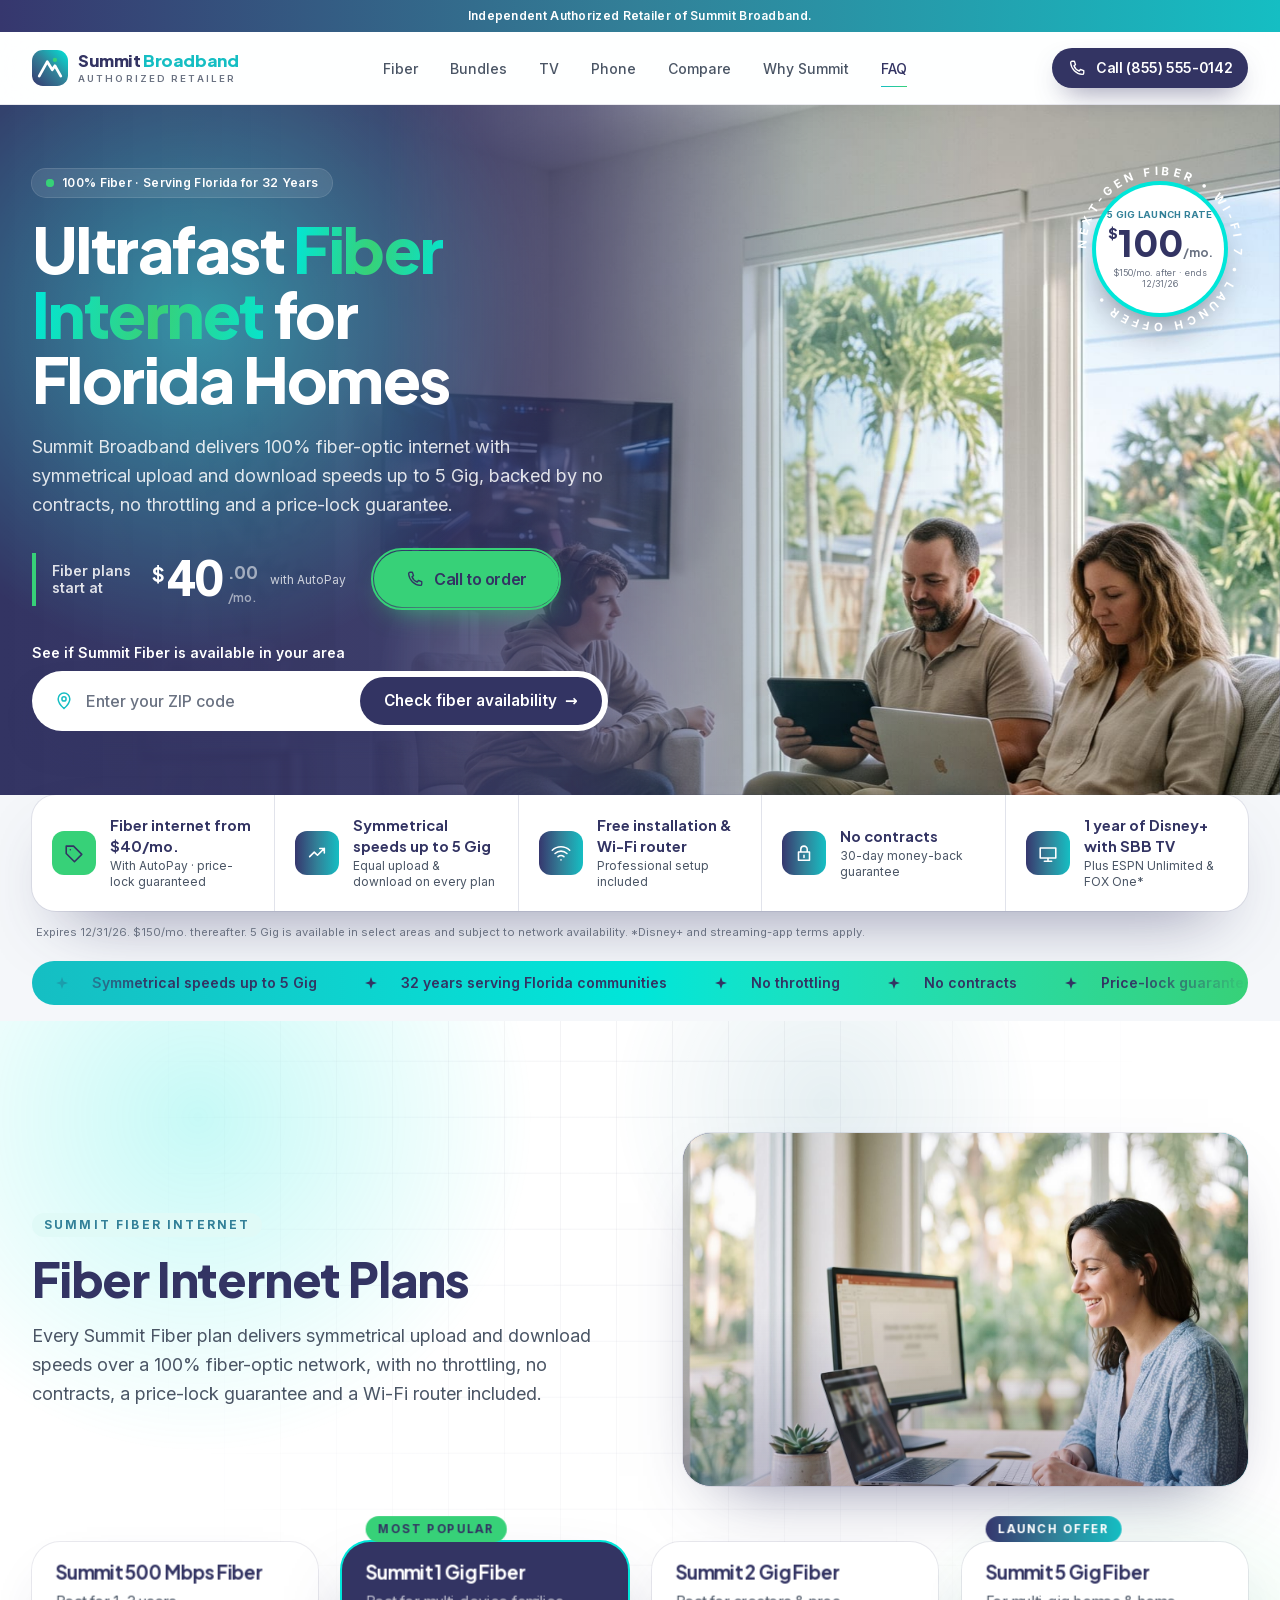
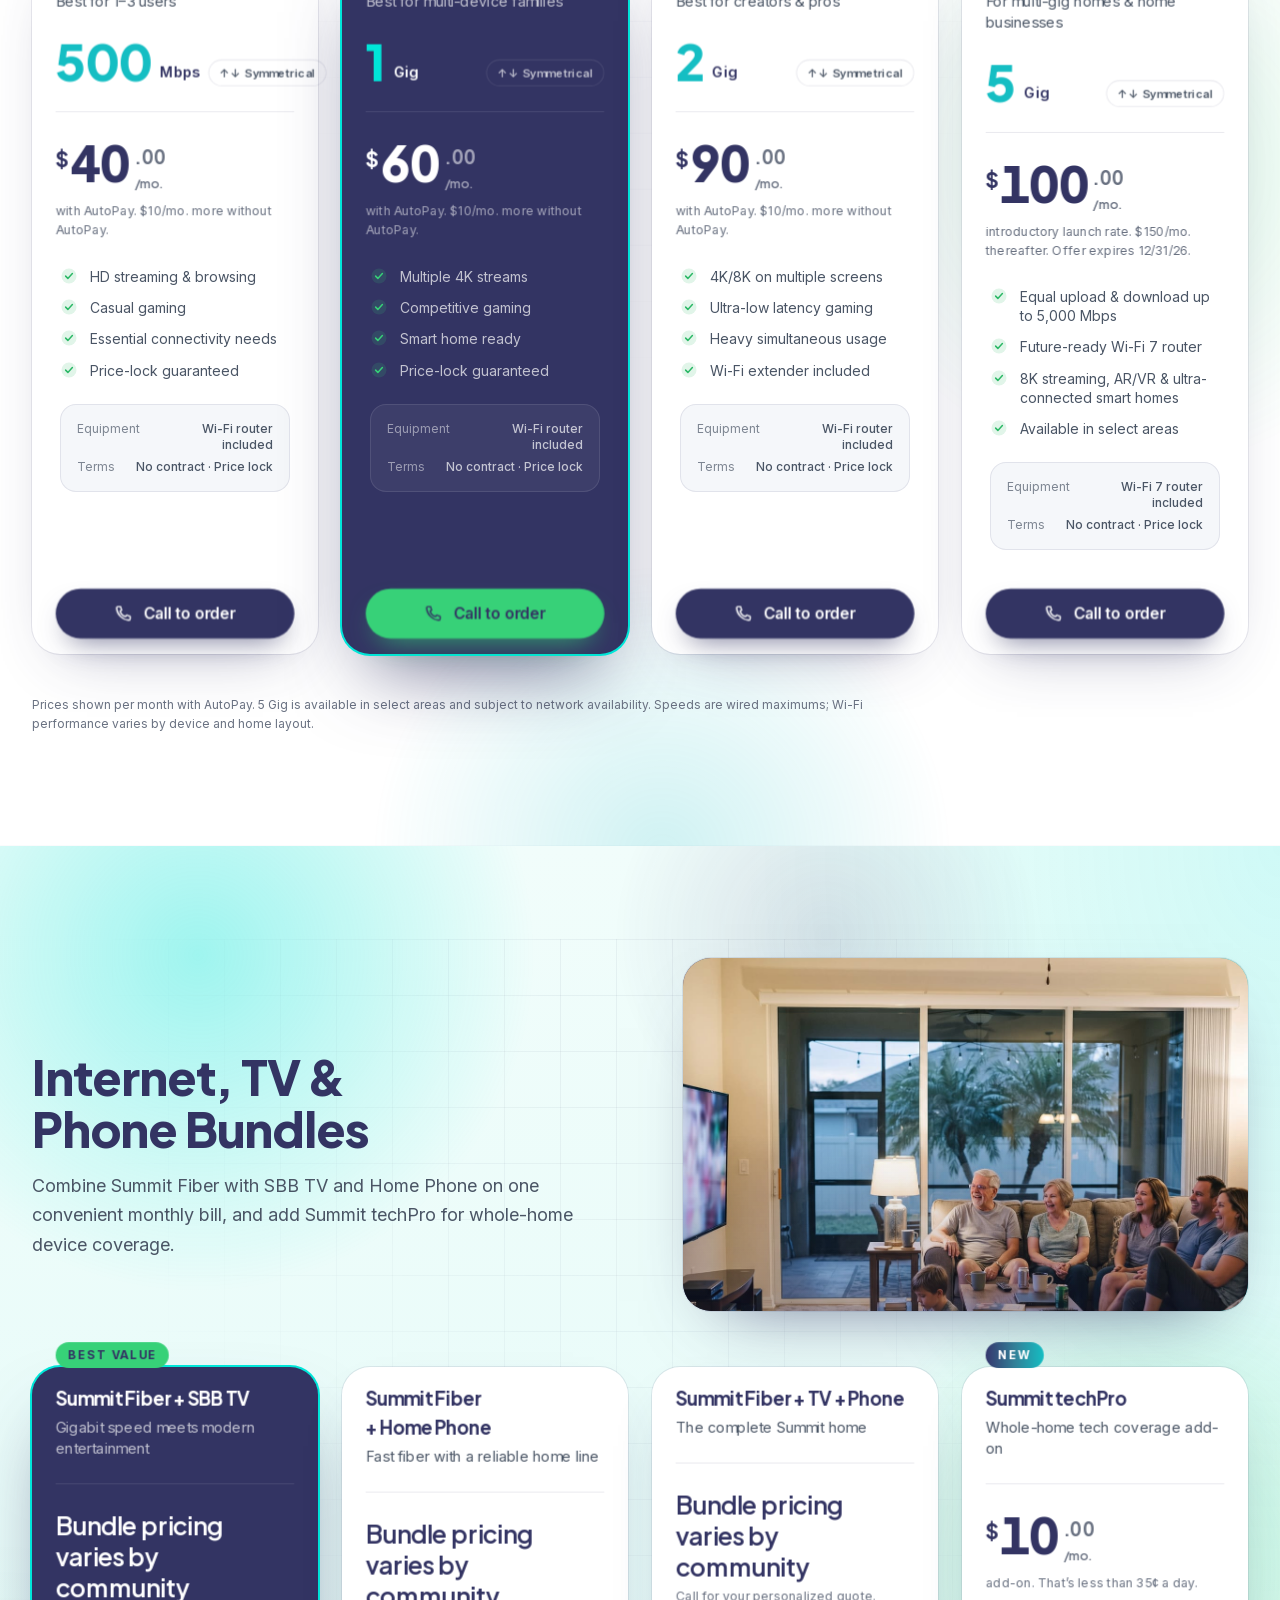
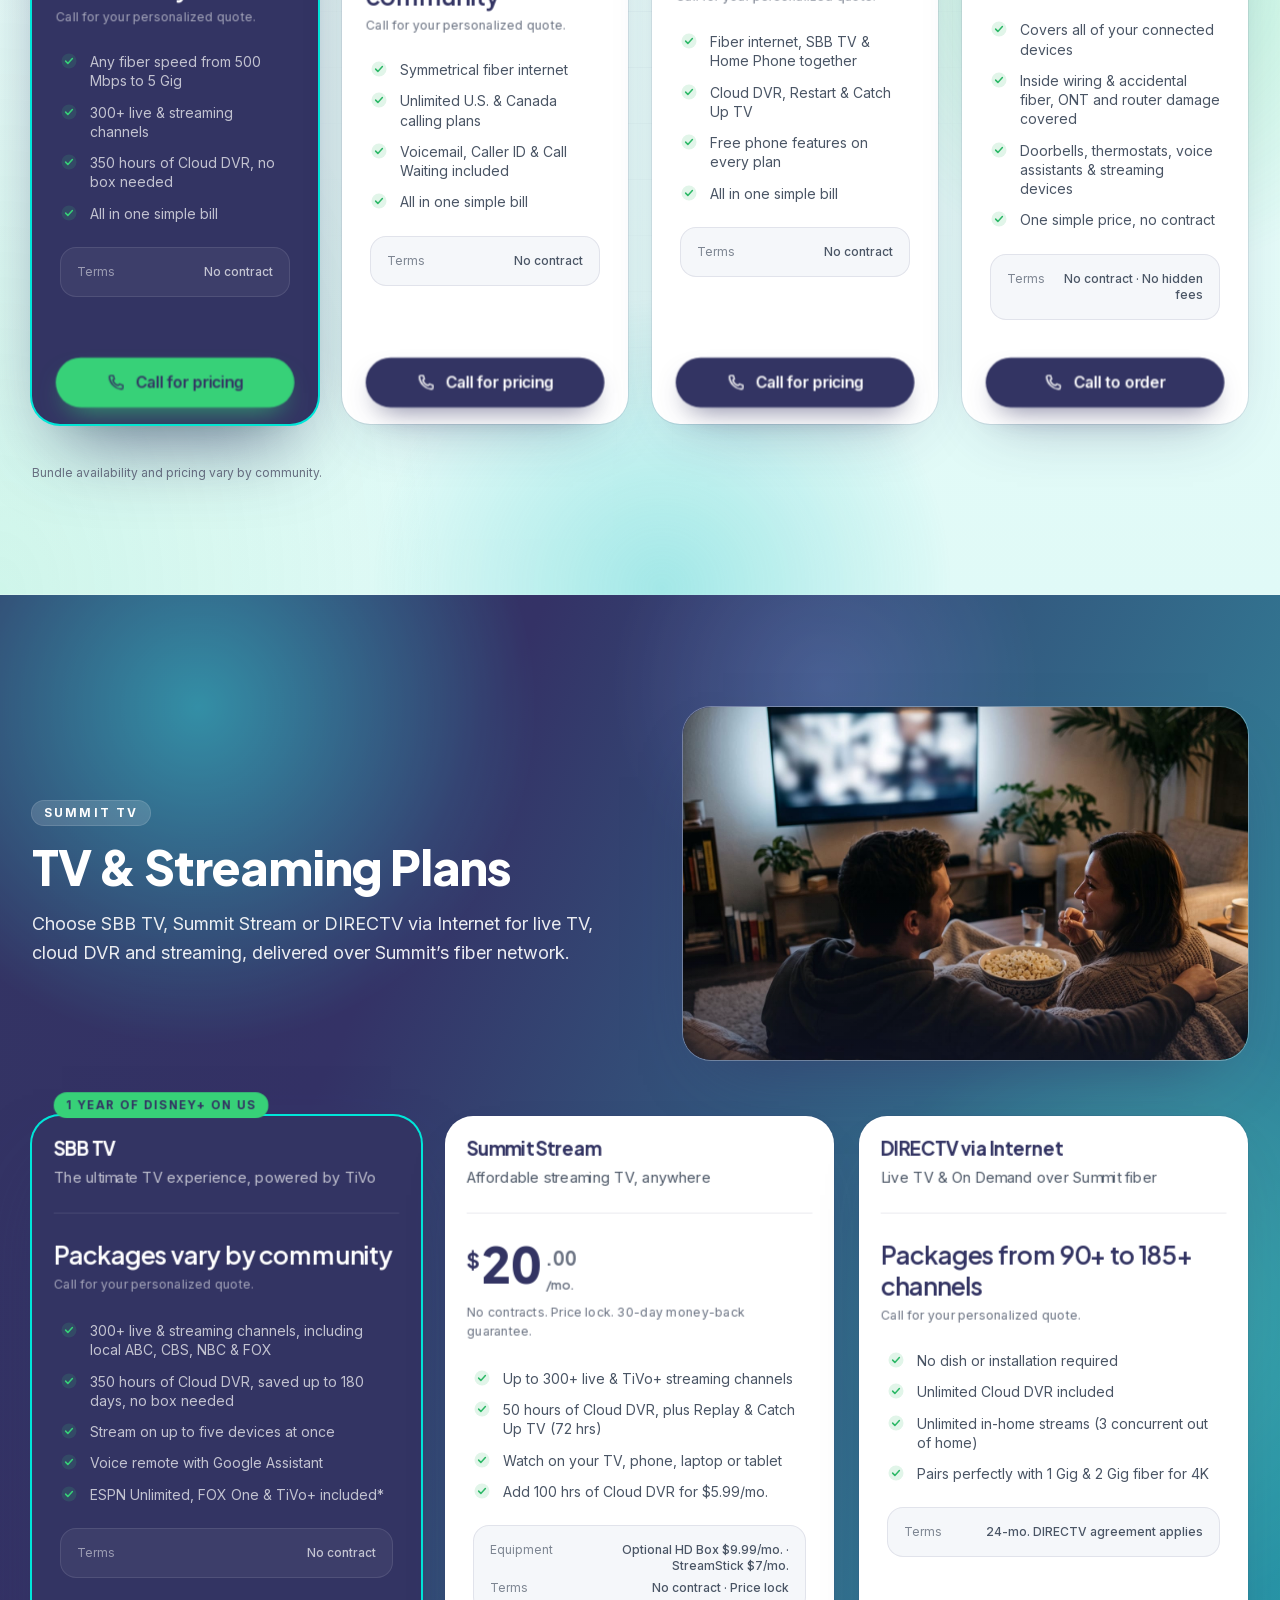
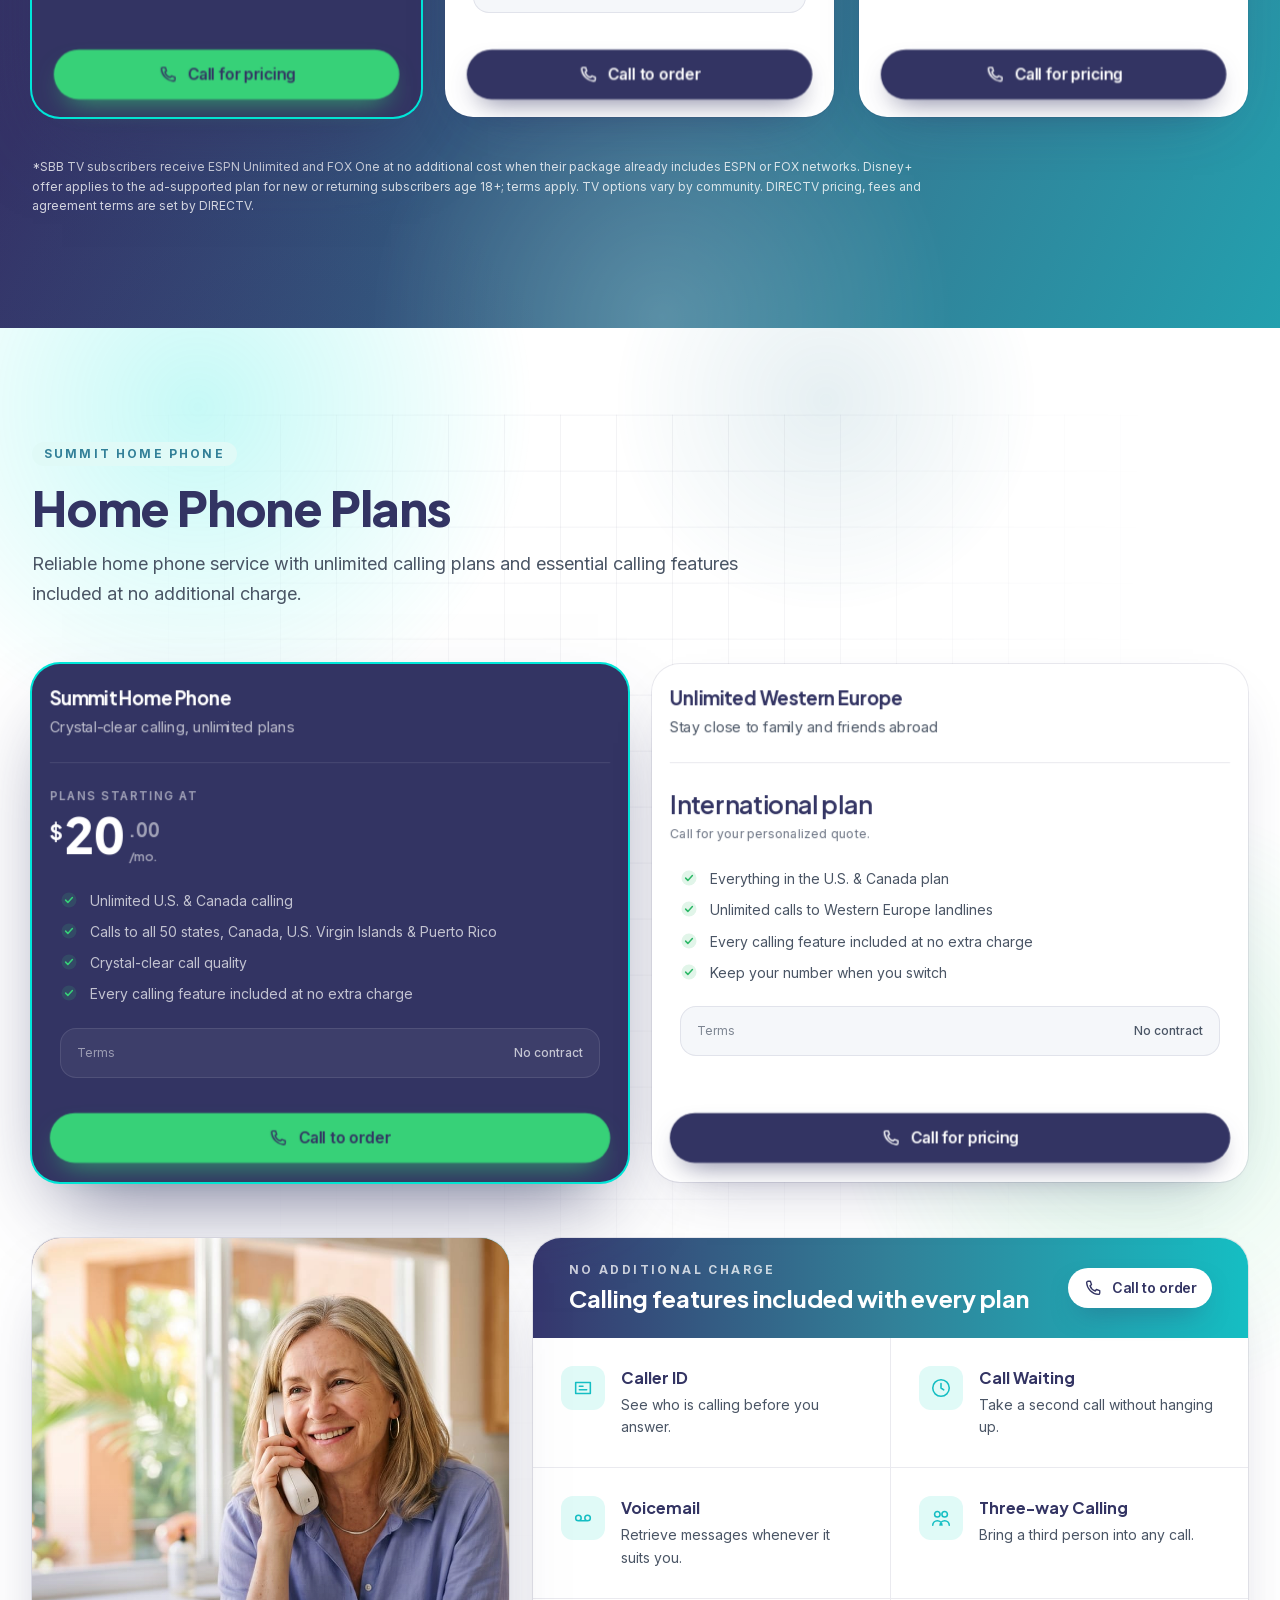
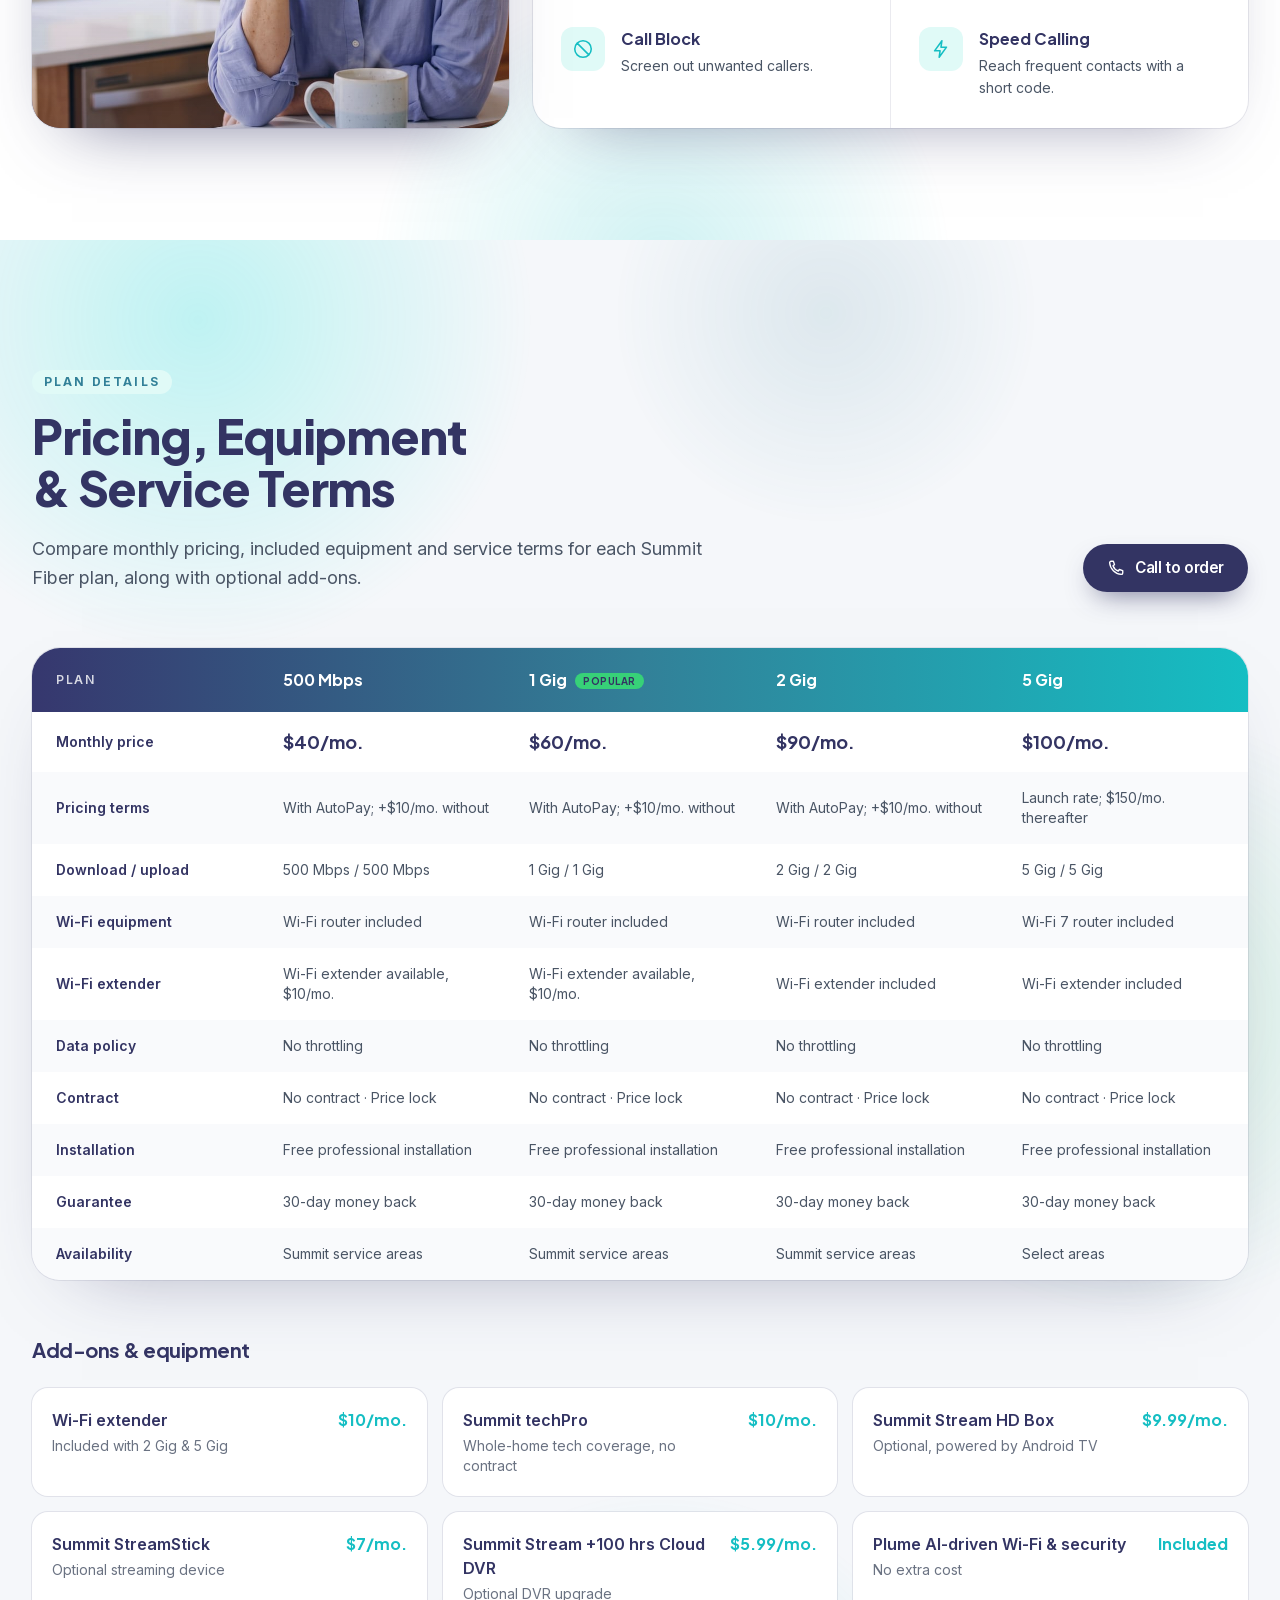
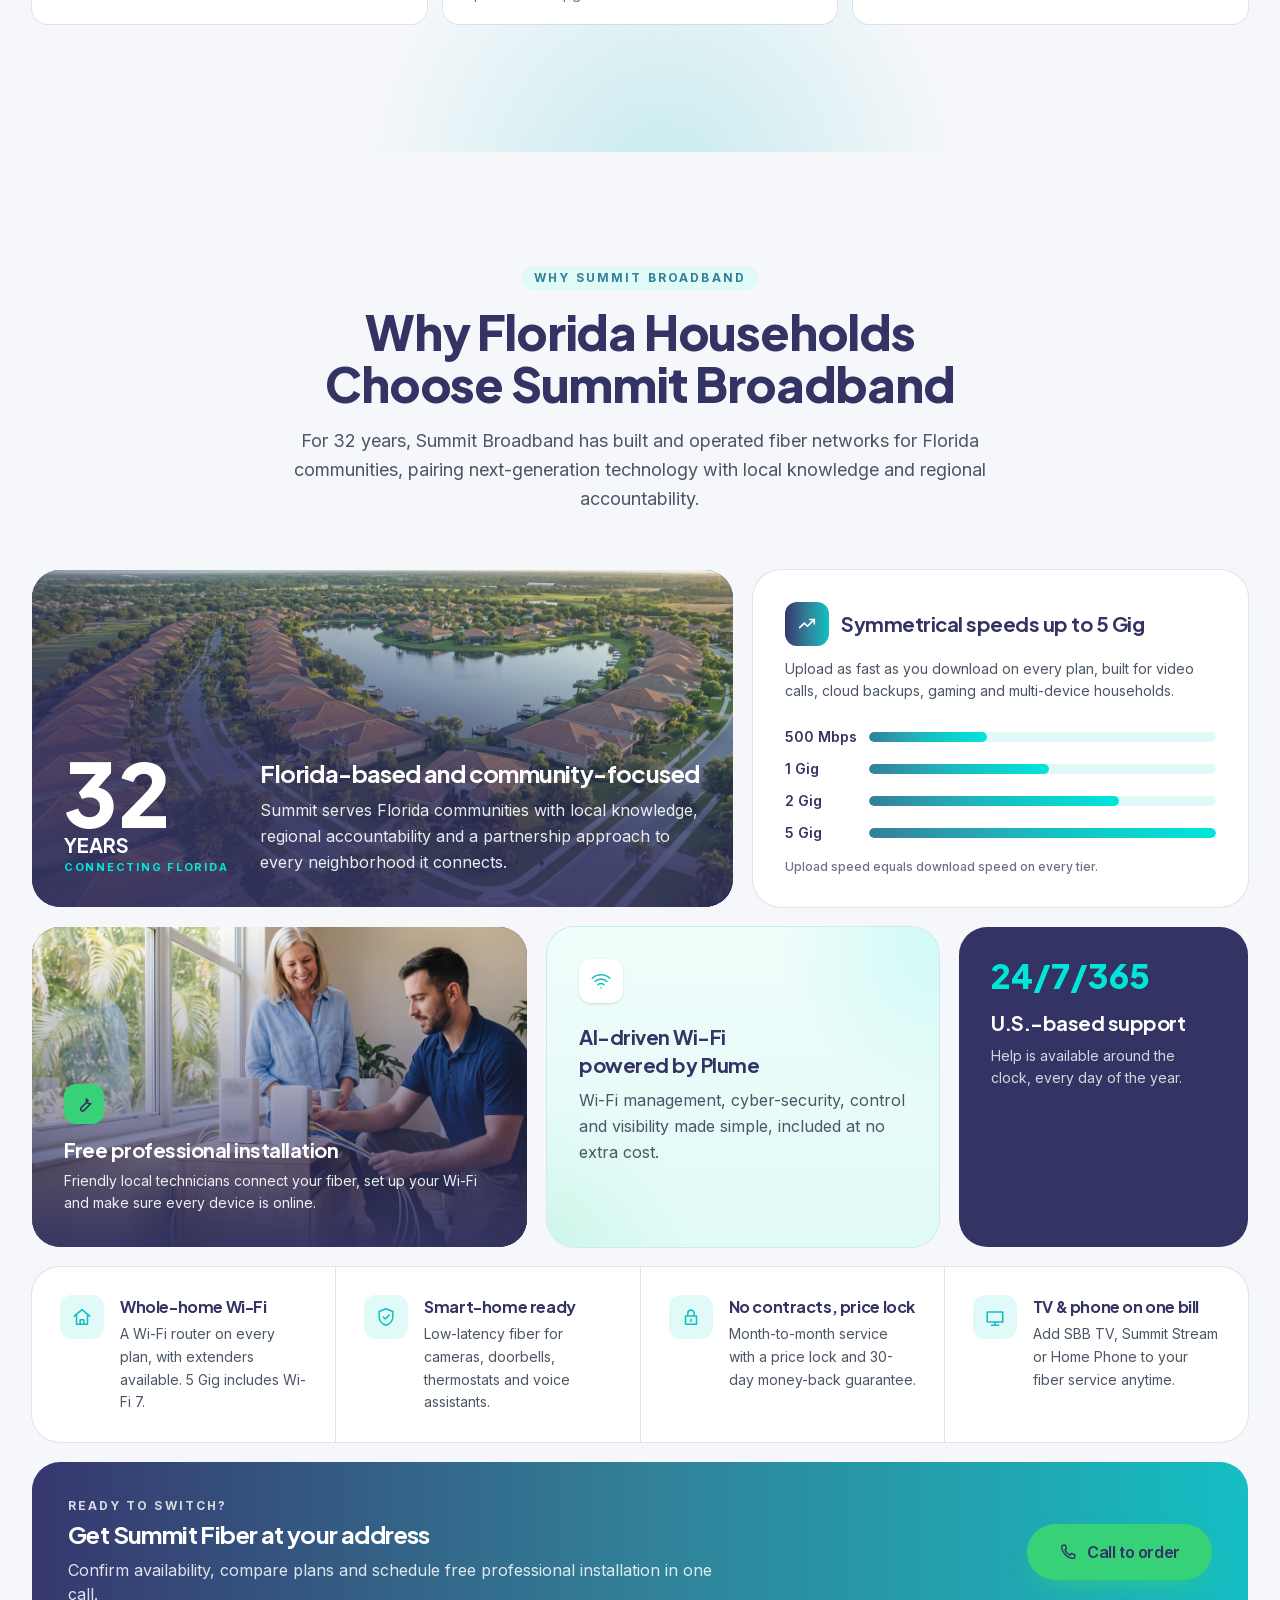
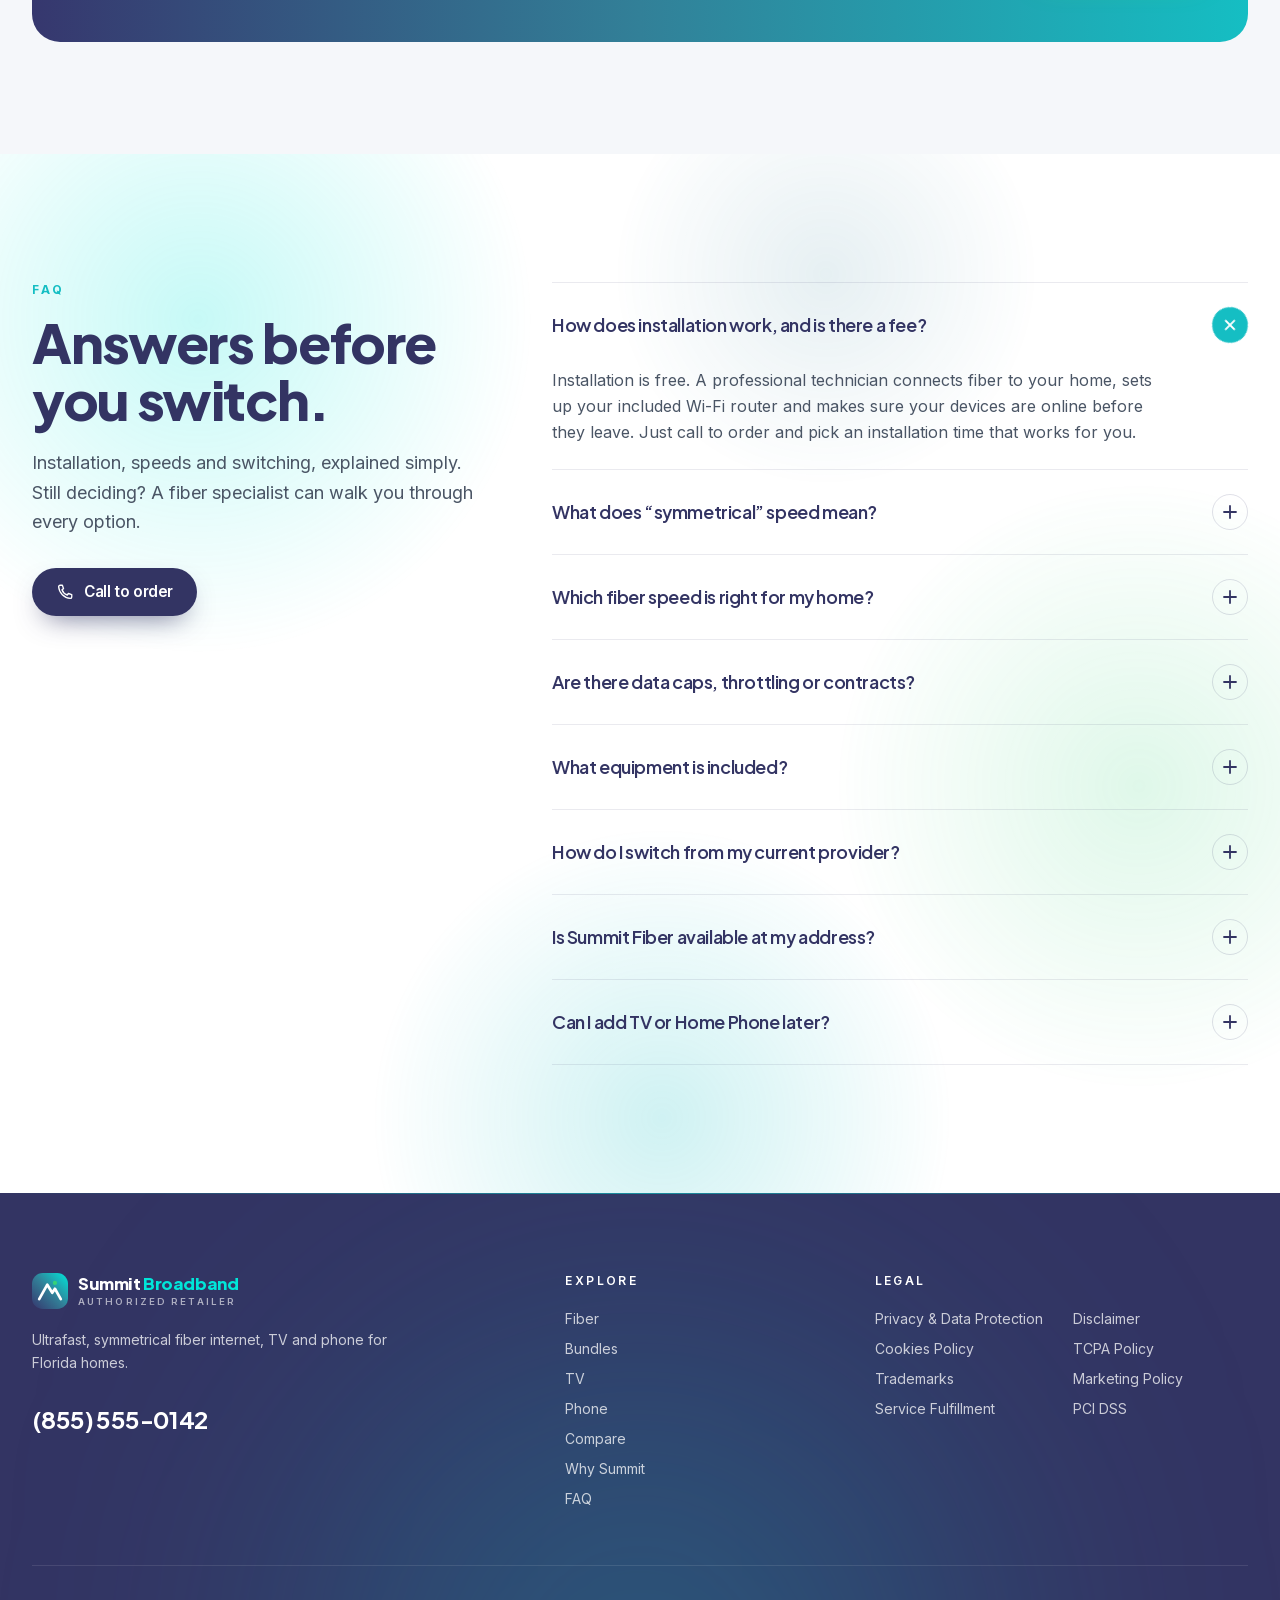
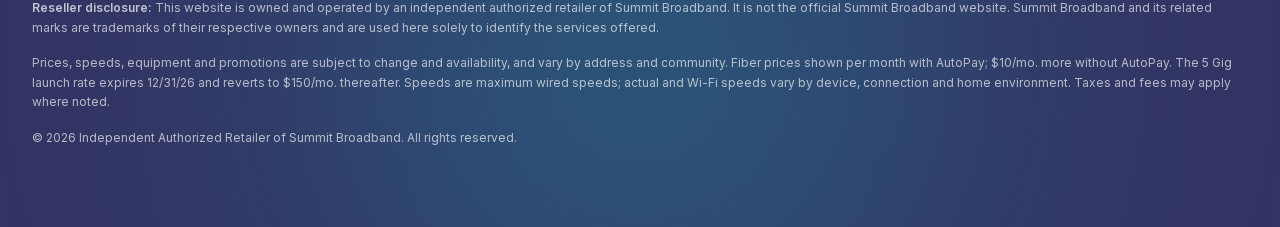
<file: index.html>
<!DOCTYPE html><html lang="en" class="plus_jakarta_sans_ae9f63ae-module__MwMxEq__variable inter_c15e96cb-module__0bjUvq__variable"><head><meta charSet="utf-8"/><meta name="viewport" content="width=device-width, initial-scale=1"/><link rel="preload" href="assets/media/83afe278b6a6bb3c-s.p.2bn3s6zvc0dyp.woff2" as="font" crossorigin="" type="font/woff2"/><link rel="preload" href="assets/media/fba5a26ea33df6a3-s.p.18rizl4rsrl42.woff2" as="font" crossorigin="" type="font/woff2"/><link rel="preload" as="image" href="assets/media/hero-bg.0zv4r2g5977s4.jpg" fetchPriority="high"/><link rel="stylesheet" href="assets/css/0z31hez1njm2g.css" data-precedence="next"/><meta name="next-size-adjust" content=""/><meta name="theme-color" content="#333463"/><title>Summit Broadband Fiber Internet, TV &amp; Phone | Authorized Retailer</title><meta name="description" content="Order Summit Broadband 100% fiber internet in Florida — symmetrical speeds from 500 Mbps to 5 Gig, no contracts, price lock and free installation. Plus SBB TV, Summit Stream and Home Phone."/><meta property="og:title" content="Summit Broadband Fiber Internet, TV &amp; Phone | Authorized Retailer"/><meta property="og:description" content="Order Summit Broadband 100% fiber internet in Florida — symmetrical speeds from 500 Mbps to 5 Gig, no contracts, price lock and free installation. Plus SBB TV, Summit Stream and Home Phone."/><meta property="og:type" content="website"/><meta name="twitter:card" content="summary"/><meta name="twitter:title" content="Summit Broadband Fiber Internet, TV &amp; Phone | Authorized Retailer"/><meta name="twitter:description" content="Order Summit Broadband 100% fiber internet in Florida — symmetrical speeds from 500 Mbps to 5 Gig, no contracts, price lock and free installation. Plus SBB TV, Summit Stream and Home Phone."/><link rel="icon" href="assets/media/icon.svg" sizes="any" type="image/svg+xml"/><script>document.documentElement.classList.add('js')</script></head><body><a href="#main" class="sr-only focus:not-sr-only focus:fixed focus:top-3 focus:left-3 focus:z-[100] focus:rounded-full focus:bg-white focus:px-4 focus:py-2 focus:text-summit">Skip to content</a><div class="sticky top-0 z-50"><div class="bg-summit-gradient text-center text-[0.72rem] font-semibold tracking-wide text-white sm:text-xs"><p class="container-lux py-2">Independent Authorized Retailer of Summit Broadband.</p></div><header class="border-b border-summit/10 bg-white/90 backdrop-blur-xl transition-shadow duration-500 "><div class="container-lux flex h-[4.5rem] items-center justify-between gap-6"><a aria-label="Summit Broadband Authorized Retailer home" href="#top"><span class="flex items-center gap-2.5 "><svg width="36" height="36" viewBox="0 0 40 40" aria-hidden="true"><defs><linearGradient id="logo-g-light" x1="0" y1="40" x2="40" y2="0" gradientUnits="userSpaceOnUse"><stop stop-color="#36376E"></stop><stop offset="0.5" stop-color="#328098"></stop><stop offset="1" stop-color="#00E6D9"></stop></linearGradient></defs><rect width="40" height="40" rx="12" fill="url(#logo-g-light)"></rect><path d="M8 29 17 13l5.5 9 3-4.5L32 29" fill="none" stroke="#fff" stroke-width="3" stroke-linecap="round" stroke-linejoin="round"></path><circle cx="25.5" cy="11" r="2.4" fill="#37D178"></circle></svg><span class="leading-none"><span class="block font-display text-[1.05rem] font-extrabold tracking-tight text-summit">Summit <span class="text-teal">Broadband</span></span><span class="mt-1 block text-[0.6rem] font-semibold tracking-[0.22em] uppercase text-muted">Authorized Retailer</span></span></span></a><nav aria-label="Primary" class="hidden lg:block"><ul class="flex items-center gap-1"><li><a href="#fiber" class="relative rounded-full px-3.5 py-2 text-sm font-medium transition-colors duration-300 text-slate hover:text-summit">Fiber<span class="absolute inset-x-3.5 -bottom-0.5 h-px origin-left bg-gradient-to-r from-teal to-green transition-transform duration-500 scale-x-0"></span></a></li><li><a href="#bundles" class="relative rounded-full px-3.5 py-2 text-sm font-medium transition-colors duration-300 text-slate hover:text-summit">Bundles<span class="absolute inset-x-3.5 -bottom-0.5 h-px origin-left bg-gradient-to-r from-teal to-green transition-transform duration-500 scale-x-0"></span></a></li><li><a href="#tv" class="relative rounded-full px-3.5 py-2 text-sm font-medium transition-colors duration-300 text-slate hover:text-summit">TV<span class="absolute inset-x-3.5 -bottom-0.5 h-px origin-left bg-gradient-to-r from-teal to-green transition-transform duration-500 scale-x-0"></span></a></li><li><a href="#phone" class="relative rounded-full px-3.5 py-2 text-sm font-medium transition-colors duration-300 text-slate hover:text-summit">Phone<span class="absolute inset-x-3.5 -bottom-0.5 h-px origin-left bg-gradient-to-r from-teal to-green transition-transform duration-500 scale-x-0"></span></a></li><li><a href="#compare" class="relative rounded-full px-3.5 py-2 text-sm font-medium transition-colors duration-300 text-slate hover:text-summit">Compare<span class="absolute inset-x-3.5 -bottom-0.5 h-px origin-left bg-gradient-to-r from-teal to-green transition-transform duration-500 scale-x-0"></span></a></li><li><a href="#why-summit" class="relative rounded-full px-3.5 py-2 text-sm font-medium transition-colors duration-300 text-slate hover:text-summit">Why Summit<span class="absolute inset-x-3.5 -bottom-0.5 h-px origin-left bg-gradient-to-r from-teal to-green transition-transform duration-500 scale-x-0"></span></a></li><li><a href="#faq" class="relative rounded-full px-3.5 py-2 text-sm font-medium transition-colors duration-300 text-slate hover:text-summit">FAQ<span class="absolute inset-x-3.5 -bottom-0.5 h-px origin-left bg-gradient-to-r from-teal to-green transition-transform duration-500 scale-x-0"></span></a></li></ul></nav><div class="flex items-center gap-3"><div class="hidden sm:block"><span class="magnetic "><a href="tel:+18555550142" class="group inline-flex items-center justify-center gap-2.5 rounded-full font-semibold tracking-tight transition-colors duration-300 h-10 px-4 text-sm bg-summit text-white shadow-[0_12px_28px_-12px_rgba(51,52,99,0.75)] hover:bg-ocean  "><svg width="18" height="18" viewBox="0 0 24 24" fill="none" aria-hidden="true" class="shrink-0 transition-transform duration-500 group-hover:-rotate-12"><path d="M5.5 3h3l1.5 4.5-2 1.5a11 11 0 0 0 7 7l1.5-2 4.5 1.5v3a2 2 0 0 1-2 2A17 17 0 0 1 3.5 5a2 2 0 0 1 2-2Z" stroke="currentColor" stroke-width="1.8" stroke-linejoin="round"></path></svg>Call (855) 555-0142</a></span></div><button type="button" class="grid size-10 place-items-center rounded-full border border-summit/15 text-summit lg:hidden" aria-expanded="false" aria-controls="mobile-nav" aria-label="Open menu"><svg width="18" height="18" viewBox="0 0 24 24" fill="none" aria-hidden="true"><path d="M4 7h16M4 12h16M4 17h10" stroke="currentColor" stroke-width="1.8" stroke-linecap="round"></path></svg></button></div></div><div id="mobile-nav" class="overflow-hidden border-t border-summit/10 transition-[max-height,opacity] duration-500 lg:hidden max-h-0 opacity-0"><nav aria-label="Mobile" class="container-lux py-4"><ul class="grid gap-1"><li><a href="#fiber" class="block rounded-xl px-3 py-3 font-display text-lg font-semibold text-summit hover:bg-ice">Fiber</a></li><li><a href="#bundles" class="block rounded-xl px-3 py-3 font-display text-lg font-semibold text-summit hover:bg-ice">Bundles</a></li><li><a href="#tv" class="block rounded-xl px-3 py-3 font-display text-lg font-semibold text-summit hover:bg-ice">TV</a></li><li><a href="#phone" class="block rounded-xl px-3 py-3 font-display text-lg font-semibold text-summit hover:bg-ice">Phone</a></li><li><a href="#compare" class="block rounded-xl px-3 py-3 font-display text-lg font-semibold text-summit hover:bg-ice">Compare</a></li><li><a href="#why-summit" class="block rounded-xl px-3 py-3 font-display text-lg font-semibold text-summit hover:bg-ice">Why Summit</a></li><li><a href="#faq" class="block rounded-xl px-3 py-3 font-display text-lg font-semibold text-summit hover:bg-ice">FAQ</a></li></ul><div class="mt-4 pb-2"><span class="magnetic w-full"><a href="tel:+18555550142" class="group inline-flex items-center justify-center gap-2.5 rounded-full font-semibold tracking-tight transition-colors duration-300 h-12 px-6 text-[0.95rem] bg-summit text-white shadow-[0_12px_28px_-12px_rgba(51,52,99,0.75)] hover:bg-ocean w-full "><svg width="18" height="18" viewBox="0 0 24 24" fill="none" aria-hidden="true" class="shrink-0 transition-transform duration-500 group-hover:-rotate-12"><path d="M5.5 3h3l1.5 4.5-2 1.5a11 11 0 0 0 7 7l1.5-2 4.5 1.5v3a2 2 0 0 1-2 2A17 17 0 0 1 3.5 5a2 2 0 0 1 2-2Z" stroke="currentColor" stroke-width="1.8" stroke-linejoin="round"></path></svg>Call (855) 555-0142</a></span></div></nav></div></header></div><main id="main"><section id="top" class="relative isolate overflow-hidden bg-summit text-white"><div aria-hidden="true" class="absolute inset-0 -z-20 hidden overflow-hidden lg:block"><div class="kenburns absolute inset-0"><img alt="" fetchPriority="high" loading="eager" decoding="async" data-nimg="fill" class="object-cover" style="position:absolute;height:100%;width:100%;left:0;top:0;right:0;bottom:0;object-position:78% 50%;color:transparent" src="assets/media/hero-bg.0zv4r2g5977s4.jpg"/></div></div><div aria-hidden="true" class="absolute inset-0 -z-10 bg-summit lg:bg-transparent lg:bg-[linear-gradient(90deg,#333463_0%,rgba(51,52,99,0.95)_30%,rgba(51,52,99,0.7)_45%,rgba(50,128,152,0.18)_63%,rgba(50,128,152,0)_78%)]"></div><div aria-hidden="true" class="aurora -z-10 mix-blend-screen lg:[mask-image:linear-gradient(90deg,#000_30%,transparent_62%)]"><span style="top:-18%;left:-12%;--s:44rem;--t:26s;--delay:0s;--c:#00E6D9;--o:0.5;--x1:14%;--y1:10%;--x2:4%;--y2:22%;--x3:18%;--y3:6%"></span><span style="top:30%;right:-14%;--s:40rem;--t:30s;--delay:-6s;--c:#37D178;--o:0.32;--x1:-16%;--y1:-10%;--x2:-6%;--y2:12%;--x3:-20%;--y3:-4%"></span><span style="bottom:-22%;left:28%;--s:38rem;--t:22s;--delay:-12s;--c:#E0FAF7;--o:0.22;--x1:-12%;--y1:-14%;--x2:14%;--y2:-6%;--x3:-4%;--y3:-18%"></span><span style="top:-10%;right:18%;--s:28rem;--t:34s;--delay:-3s;--c:#333463;--o:0.55;--x1:-20%;--y1:16%;--x2:10%;--y2:24%;--x3:-8%;--y3:8%"></span></div><div class="container-lux relative grid gap-14 pt-10 pb-24 sm:pt-16 lg:min-h-[41rem] lg:grid-cols-[minmax(0,1fr)_minmax(0,0.85fr)] lg:items-center lg:pt-16 lg:pb-32"><div class="min-w-0"><p class="hero-in inline-flex items-center gap-2 rounded-full bg-white/10 px-3.5 py-1.5 text-xs font-semibold tracking-wide ring-1 ring-white/20 backdrop-blur"><span class="relative flex size-2" aria-hidden="true"><span class="absolute inline-flex size-full animate-ping rounded-full bg-green opacity-70"></span><span class="relative inline-flex size-2 rounded-full bg-green"></span></span>100% Fiber · Serving Florida for 32 Years</p><h1 class="mt-5 max-w-2xl text-[clamp(2.1rem,8.6vw,3.9rem)] leading-[1.04] font-extrabold text-white lg:text-[clamp(2.25rem,5vw,3.9rem)]" aria-label="Ultrafast Fiber Internet for Florida Homes"><span class="reveal-word" aria-hidden="true"><span class=" hero-in" style="--d:150ms">Ultrafast</span> </span><span class="reveal-word" aria-hidden="true"><span class="text-shimmer hero-in" style="--d:220ms">Fiber</span> </span><span class="reveal-word" aria-hidden="true"><span class="text-shimmer hero-in" style="--d:290ms">Internet</span> </span><span class="reveal-word" aria-hidden="true"><span class=" hero-in" style="--d:360ms">for</span> </span><span class="reveal-word" aria-hidden="true"><span class=" hero-in" style="--d:430ms">Florida</span> </span><span class="reveal-word" aria-hidden="true"><span class=" hero-in" style="--d:500ms">Homes</span></span></h1><p class="hero-in mt-5 max-w-xl text-base leading-relaxed text-white/85 sm:text-lg" style="--d:450ms">Summit Broadband delivers 100% fiber-optic internet with symmetrical upload and download speeds up to 5 Gig, backed by no contracts, no throttling and a price-lock guarantee.</p><div class="hero-in mt-8 flex flex-wrap items-center gap-x-7 gap-y-5" style="--d:600ms"><div class="flex items-center gap-3 border-l-4 border-green pl-4"><span class="max-w-[5.5rem] text-sm leading-tight font-semibold text-white/85">Fiber plans start at</span><div class=""><p class="flex items-start font-display leading-none font-extrabold tracking-tight tabular-nums text-white" aria-label="$40.00 per month"><span aria-hidden="true" class="mt-[0.35em] mr-0.5 text-xl font-bold">$</span><span aria-hidden="true" class="text-[clamp(2.5rem,4.2vw,3rem)]">40</span><span aria-hidden="true" class="mt-[0.3em] ml-1 flex flex-col leading-none"><span class="text-lg font-bold text-white/55">.<!-- -->00</span><span class="mt-1 text-xs font-semibold text-white/55">/mo.</span></span></p></div><span class="max-w-[5rem] text-xs leading-tight text-white/75">with AutoPay</span></div><span class="cta-glow"><span class="magnetic "><a href="tel:+18555550142" class="group inline-flex items-center justify-center gap-2.5 rounded-full font-semibold tracking-tight transition-colors duration-300 h-14 px-8 text-base bg-green text-summit shadow-[0_12px_28px_-12px_rgba(55,209,120,0.85)] hover:bg-[#46dc86]  "><svg width="18" height="18" viewBox="0 0 24 24" fill="none" aria-hidden="true" class="shrink-0 transition-transform duration-500 group-hover:-rotate-12"><path d="M5.5 3h3l1.5 4.5-2 1.5a11 11 0 0 0 7 7l1.5-2 4.5 1.5v3a2 2 0 0 1-2 2A17 17 0 0 1 3.5 5a2 2 0 0 1 2-2Z" stroke="currentColor" stroke-width="1.8" stroke-linejoin="round"></path></svg>Call to order</a></span></span></div><div class="hero-in mt-9 max-w-xl" style="--d:720ms"><div><form noValidate=""><label for="_R_5c9autb_" class="mb-2 block text-sm font-semibold text-white">See if Summit Fiber is available in your area</label><div class="flex flex-col gap-2 rounded-[1.25rem] bg-white p-1.5 shadow-[0_18px_40px_-20px_rgba(51,52,99,0.8)] sm:flex-row sm:items-center sm:rounded-full"><div class="flex flex-1 items-center gap-3 pl-4"><svg width="20" height="20" viewBox="0 0 24 24" fill="none" aria-hidden="true" class="shrink-0 text-teal"><path d="M12 21s-7-6.2-7-11.5A7 7 0 0 1 19 9.5C19 14.8 12 21 12 21Zm0-9a2.5 2.5 0 1 0 0-5 2.5 2.5 0 0 0 0 5Z" stroke="currentColor" stroke-width="1.8"></path></svg><input id="_R_5c9autb_" inputMode="numeric" autoComplete="postal-code" maxLength="5" placeholder="Enter your ZIP code" aria-invalid="false" aria-describedby="_R_5c9autb_-msg" class="h-12 w-full bg-transparent text-base font-medium text-summit placeholder:text-muted focus:outline-none" value=""/></div><span class="magnetic "><button type="submit" class="inline-flex h-12 w-full items-center justify-center gap-2 rounded-full bg-summit px-6 text-[0.95rem] font-semibold text-white transition-colors hover:bg-ocean sm:w-auto">Check fiber availability<span aria-hidden="true">→</span></button></span></div></form><div id="_R_5c9autb_-msg" aria-live="polite"></div></div></div></div><div class="relative hidden h-full min-h-[28rem] lg:block"><div class="grid size-36 place-items-center sm:size-44 hero-in absolute -top-2 right-0"><svg viewBox="0 0 200 200" class="spin-slow absolute inset-0 size-full" aria-hidden="true"><defs><path id="badge-ring" d="M100,100 m-84,0 a84,84 0 1,1 168,0 a84,84 0 1,1 -168,0"></path></defs><text class="fill-white text-[13px] font-bold tracking-[0.32em] uppercase"><textPath href="#badge-ring">Next-gen fiber • Wi-Fi 7 • Launch offer •</textPath></text></svg><div class="grid size-[6.6rem] place-items-center rounded-full bg-white sm:size-32 text-center text-summit shadow-[0_20px_45px_-15px_rgba(7,8,26,0.7)] ring-4 ring-cyan"><div class="px-2"><p class="text-[0.5rem] leading-tight font-bold tracking-wide text-ocean uppercase sm:text-[0.6rem]">5 Gig launch rate</p><p class="mt-0.5 font-display leading-none font-extrabold"><span class="align-top text-sm">$</span><span class="text-3xl sm:text-4xl">100</span><span class="text-xs font-bold text-muted">/mo.</span></p><p class="mt-1 text-[0.5rem] leading-tight text-muted sm:text-[0.56rem]">$150/mo. after · ends 12/31/26</p></div></div></div></div><div class="relative lg:hidden"><div class="relative aspect-[4/3] overflow-hidden rounded-[1.75rem] bg-summit-gradient ring-1 ring-white/20"><div class="kenburns absolute inset-0"><img alt="A family relaxing in a bright Florida living room, streaming and working on laptops and tablets" loading="eager" decoding="async" data-nimg="fill" class="object-cover" style="position:absolute;height:100%;width:100%;left:0;top:0;right:0;bottom:0;object-position:78% 50%;color:transparent" src="assets/media/hero-bg.0zv4r2g5977s4.jpg"/></div></div><div class="grid size-36 place-items-center sm:size-44 absolute -top-14 -right-2 sm:-top-16 sm:-right-4"><svg viewBox="0 0 200 200" class="spin-slow absolute inset-0 size-full" aria-hidden="true"><defs><path id="badge-ring" d="M100,100 m-84,0 a84,84 0 1,1 168,0 a84,84 0 1,1 -168,0"></path></defs><text class="fill-white text-[13px] font-bold tracking-[0.32em] uppercase"><textPath href="#badge-ring">Next-gen fiber • Wi-Fi 7 • Launch offer •</textPath></text></svg><div class="grid size-[6.6rem] place-items-center rounded-full bg-white sm:size-32 text-center text-summit shadow-[0_20px_45px_-15px_rgba(7,8,26,0.7)] ring-4 ring-cyan"><div class="px-2"><p class="text-[0.5rem] leading-tight font-bold tracking-wide text-ocean uppercase sm:text-[0.6rem]">5 Gig launch rate</p><p class="mt-0.5 font-display leading-none font-extrabold"><span class="align-top text-sm">$</span><span class="text-3xl sm:text-4xl">100</span><span class="text-xs font-bold text-muted">/mo.</span></p><p class="mt-1 text-[0.5rem] leading-tight text-muted sm:text-[0.56rem]">$150/mo. after · ends 12/31/26</p></div></div></div></div></div><p class="sr-only">A family relaxing in a bright Florida living room, streaming and working on laptops and tablets</p></section><div class="relative z-10 bg-cloud pb-4"><div class="container-lux"><ul data-lenis-prevent="true" class="no-scrollbar -mx-4 -mt-14 flex snap-x snap-mandatory scroll-px-4 gap-3 overflow-x-auto px-4 pb-3 sm:mx-0 sm:grid sm:grid-cols-2 sm:gap-px sm:overflow-hidden sm:rounded-[1.5rem] sm:bg-summit/10 sm:p-0 sm:shadow-[0_30px_70px_-35px_rgba(51,52,99,0.7)] sm:ring-1 sm:ring-summit/10 lg:-mt-16 lg:grid-cols-5"><li class="hero-in group flex w-[78%] shrink-0 snap-start items-center gap-3.5 rounded-2xl bg-white p-5 shadow-[0_20px_45px_-30px_rgba(51,52,99,0.8)] ring-1 ring-summit/10 transition-colors hover:bg-ice sm:w-auto sm:rounded-none sm:shadow-none sm:ring-0" style="--d:800ms"><span class="grid size-11 shrink-0 place-items-center rounded-xl transition-transform duration-500 group-hover:-rotate-6 group-hover:scale-110 bg-green text-summit"><svg width="22" height="22" viewBox="0 0 24 24" fill="none" aria-hidden="true"><path d="M3.5 12.5V4.5h8l9 9-8 8-9-9ZM8 8.5h.01" stroke="currentColor" stroke-width="1.7" stroke-linecap="round" stroke-linejoin="round"></path></svg></span><span class="min-w-0"><span class="block font-display text-[0.92rem] leading-snug font-bold text-summit">Fiber internet from $40/mo.</span><span class="mt-0.5 block text-xs leading-snug text-slate">With AutoPay · price-lock guaranteed</span></span></li><li class="hero-in group flex w-[78%] shrink-0 snap-start items-center gap-3.5 rounded-2xl bg-white p-5 shadow-[0_20px_45px_-30px_rgba(51,52,99,0.8)] ring-1 ring-summit/10 transition-colors hover:bg-ice sm:w-auto sm:rounded-none sm:shadow-none sm:ring-0" style="--d:910ms"><span class="grid size-11 shrink-0 place-items-center rounded-xl transition-transform duration-500 group-hover:-rotate-6 group-hover:scale-110 bg-summit-gradient text-white"><svg width="22" height="22" viewBox="0 0 24 24" fill="none" aria-hidden="true"><path d="M4 16 9 11l3.5 3.5L20 7M15 7h5v5" stroke="currentColor" stroke-width="1.7" stroke-linecap="round" stroke-linejoin="round"></path></svg></span><span class="min-w-0"><span class="block font-display text-[0.92rem] leading-snug font-bold text-summit">Symmetrical speeds up to 5 Gig</span><span class="mt-0.5 block text-xs leading-snug text-slate">Equal upload &amp; download on every plan</span></span></li><li class="hero-in group flex w-[78%] shrink-0 snap-start items-center gap-3.5 rounded-2xl bg-white p-5 shadow-[0_20px_45px_-30px_rgba(51,52,99,0.8)] ring-1 ring-summit/10 transition-colors hover:bg-ice sm:w-auto sm:rounded-none sm:shadow-none sm:ring-0" style="--d:1020ms"><span class="grid size-11 shrink-0 place-items-center rounded-xl transition-transform duration-500 group-hover:-rotate-6 group-hover:scale-110 bg-summit-gradient text-white"><svg width="22" height="22" viewBox="0 0 24 24" fill="none" aria-hidden="true"><path d="M2.5 9a14 14 0 0 1 19 0M5.5 12.5a9.5 9.5 0 0 1 13 0M8.8 16a5 5 0 0 1 6.4 0M12 19.5h.01" stroke="currentColor" stroke-width="1.7" stroke-linecap="round" stroke-linejoin="round"></path></svg></span><span class="min-w-0"><span class="block font-display text-[0.92rem] leading-snug font-bold text-summit">Free installation &amp; Wi-Fi router</span><span class="mt-0.5 block text-xs leading-snug text-slate">Professional setup included</span></span></li><li class="hero-in group flex w-[78%] shrink-0 snap-start items-center gap-3.5 rounded-2xl bg-white p-5 shadow-[0_20px_45px_-30px_rgba(51,52,99,0.8)] ring-1 ring-summit/10 transition-colors hover:bg-ice sm:w-auto sm:rounded-none sm:shadow-none sm:ring-0" style="--d:1130ms"><span class="grid size-11 shrink-0 place-items-center rounded-xl transition-transform duration-500 group-hover:-rotate-6 group-hover:scale-110 bg-summit-gradient text-white"><svg width="22" height="22" viewBox="0 0 24 24" fill="none" aria-hidden="true"><path d="M6 11h12v9H6zM8.5 11V8a3.5 3.5 0 0 1 7 0v3M12 14.5v2.5" stroke="currentColor" stroke-width="1.7" stroke-linecap="round" stroke-linejoin="round"></path></svg></span><span class="min-w-0"><span class="block font-display text-[0.92rem] leading-snug font-bold text-summit">No contracts</span><span class="mt-0.5 block text-xs leading-snug text-slate">30-day money-back guarantee</span></span></li><li class="hero-in group flex w-[78%] shrink-0 snap-start items-center gap-3.5 rounded-2xl bg-white p-5 shadow-[0_20px_45px_-30px_rgba(51,52,99,0.8)] ring-1 ring-summit/10 transition-colors hover:bg-ice sm:w-auto sm:rounded-none sm:shadow-none sm:ring-0" style="--d:1240ms"><span class="grid size-11 shrink-0 place-items-center rounded-xl transition-transform duration-500 group-hover:-rotate-6 group-hover:scale-110 bg-summit-gradient text-white"><svg width="22" height="22" viewBox="0 0 24 24" fill="none" aria-hidden="true"><path d="M3.5 6.5h17v11h-17zM8 21h8M12 17.5V21" stroke="currentColor" stroke-width="1.7" stroke-linecap="round" stroke-linejoin="round"></path></svg></span><span class="min-w-0"><span class="block font-display text-[0.92rem] leading-snug font-bold text-summit">1 year of Disney+ with SBB TV</span><span class="mt-0.5 block text-xs leading-snug text-slate">Plus ESPN Unlimited &amp; FOX One*</span></span></li></ul><p aria-hidden="true" class="mt-2 flex items-center gap-2 text-xs font-semibold sm:hidden text-muted">Swipe for more offers<svg width="16" height="16" viewBox="0 0 24 24" fill="none" class="swipe-nudge"><path d="M5 12h14m-5-5 5 5-5 5" stroke="currentColor" stroke-width="2" stroke-linecap="round" stroke-linejoin="round"></path></svg></p><p class="mt-3 px-1 text-[0.7rem] leading-relaxed text-muted">Expires 12/31/26. $150/mo. thereafter. 5 Gig is available in select areas and subject to network availability.<!-- --> *Disney+ and streaming-app terms apply.</p><div class="mt-5 overflow-hidden rounded-full bg-gradient-to-r from-teal via-cyan to-green py-3 text-sm font-semibold text-summit"><div class="marquee mask-fade-x overflow-hidden "><div class="marquee-track flex w-max" style="--marquee-duration:48s"><ul class="flex shrink-0 items-center"><li class="flex items-center gap-6 px-6 whitespace-nowrap"><svg width="12" height="12" viewBox="0 0 14 14" aria-hidden="true" class="shrink-0 text-summit"><path d="M7 0l1.8 5.2L14 7l-5.2 1.8L7 14l-1.8-5.2L0 7l5.2-1.8z" fill="currentColor"></path></svg><span>Symmetrical speeds up to 5 Gig</span></li><li class="flex items-center gap-6 px-6 whitespace-nowrap"><svg width="12" height="12" viewBox="0 0 14 14" aria-hidden="true" class="shrink-0 text-summit"><path d="M7 0l1.8 5.2L14 7l-5.2 1.8L7 14l-1.8-5.2L0 7l5.2-1.8z" fill="currentColor"></path></svg><span>32 years serving Florida communities</span></li><li class="flex items-center gap-6 px-6 whitespace-nowrap"><svg width="12" height="12" viewBox="0 0 14 14" aria-hidden="true" class="shrink-0 text-summit"><path d="M7 0l1.8 5.2L14 7l-5.2 1.8L7 14l-1.8-5.2L0 7l5.2-1.8z" fill="currentColor"></path></svg><span>No throttling</span></li><li class="flex items-center gap-6 px-6 whitespace-nowrap"><svg width="12" height="12" viewBox="0 0 14 14" aria-hidden="true" class="shrink-0 text-summit"><path d="M7 0l1.8 5.2L14 7l-5.2 1.8L7 14l-1.8-5.2L0 7l5.2-1.8z" fill="currentColor"></path></svg><span>No contracts</span></li><li class="flex items-center gap-6 px-6 whitespace-nowrap"><svg width="12" height="12" viewBox="0 0 14 14" aria-hidden="true" class="shrink-0 text-summit"><path d="M7 0l1.8 5.2L14 7l-5.2 1.8L7 14l-1.8-5.2L0 7l5.2-1.8z" fill="currentColor"></path></svg><span>Price-lock guaranteed</span></li><li class="flex items-center gap-6 px-6 whitespace-nowrap"><svg width="12" height="12" viewBox="0 0 14 14" aria-hidden="true" class="shrink-0 text-summit"><path d="M7 0l1.8 5.2L14 7l-5.2 1.8L7 14l-1.8-5.2L0 7l5.2-1.8z" fill="currentColor"></path></svg><span>30-day money-back guarantee</span></li><li class="flex items-center gap-6 px-6 whitespace-nowrap"><svg width="12" height="12" viewBox="0 0 14 14" aria-hidden="true" class="shrink-0 text-summit"><path d="M7 0l1.8 5.2L14 7l-5.2 1.8L7 14l-1.8-5.2L0 7l5.2-1.8z" fill="currentColor"></path></svg><span>Free professional installation</span></li><li class="flex items-center gap-6 px-6 whitespace-nowrap"><svg width="12" height="12" viewBox="0 0 14 14" aria-hidden="true" class="shrink-0 text-summit"><path d="M7 0l1.8 5.2L14 7l-5.2 1.8L7 14l-1.8-5.2L0 7l5.2-1.8z" fill="currentColor"></path></svg><span>Wi-Fi 7 with 5 Gig</span></li><li class="flex items-center gap-6 px-6 whitespace-nowrap"><svg width="12" height="12" viewBox="0 0 14 14" aria-hidden="true" class="shrink-0 text-summit"><path d="M7 0l1.8 5.2L14 7l-5.2 1.8L7 14l-1.8-5.2L0 7l5.2-1.8z" fill="currentColor"></path></svg><span>AI-driven Wi-Fi powered by Plume</span></li><li class="flex items-center gap-6 px-6 whitespace-nowrap"><svg width="12" height="12" viewBox="0 0 14 14" aria-hidden="true" class="shrink-0 text-summit"><path d="M7 0l1.8 5.2L14 7l-5.2 1.8L7 14l-1.8-5.2L0 7l5.2-1.8z" fill="currentColor"></path></svg><span>300+ live &amp; streaming channels with SBB TV</span></li><li class="flex items-center gap-6 px-6 whitespace-nowrap"><svg width="12" height="12" viewBox="0 0 14 14" aria-hidden="true" class="shrink-0 text-summit"><path d="M7 0l1.8 5.2L14 7l-5.2 1.8L7 14l-1.8-5.2L0 7l5.2-1.8z" fill="currentColor"></path></svg><span>24/7/365 U.S.-based support</span></li></ul><ul class="flex shrink-0 items-center" aria-hidden="true"><li class="flex items-center gap-6 px-6 whitespace-nowrap"><svg width="12" height="12" viewBox="0 0 14 14" aria-hidden="true" class="shrink-0 text-summit"><path d="M7 0l1.8 5.2L14 7l-5.2 1.8L7 14l-1.8-5.2L0 7l5.2-1.8z" fill="currentColor"></path></svg><span>Symmetrical speeds up to 5 Gig</span></li><li class="flex items-center gap-6 px-6 whitespace-nowrap"><svg width="12" height="12" viewBox="0 0 14 14" aria-hidden="true" class="shrink-0 text-summit"><path d="M7 0l1.8 5.2L14 7l-5.2 1.8L7 14l-1.8-5.2L0 7l5.2-1.8z" fill="currentColor"></path></svg><span>32 years serving Florida communities</span></li><li class="flex items-center gap-6 px-6 whitespace-nowrap"><svg width="12" height="12" viewBox="0 0 14 14" aria-hidden="true" class="shrink-0 text-summit"><path d="M7 0l1.8 5.2L14 7l-5.2 1.8L7 14l-1.8-5.2L0 7l5.2-1.8z" fill="currentColor"></path></svg><span>No throttling</span></li><li class="flex items-center gap-6 px-6 whitespace-nowrap"><svg width="12" height="12" viewBox="0 0 14 14" aria-hidden="true" class="shrink-0 text-summit"><path d="M7 0l1.8 5.2L14 7l-5.2 1.8L7 14l-1.8-5.2L0 7l5.2-1.8z" fill="currentColor"></path></svg><span>No contracts</span></li><li class="flex items-center gap-6 px-6 whitespace-nowrap"><svg width="12" height="12" viewBox="0 0 14 14" aria-hidden="true" class="shrink-0 text-summit"><path d="M7 0l1.8 5.2L14 7l-5.2 1.8L7 14l-1.8-5.2L0 7l5.2-1.8z" fill="currentColor"></path></svg><span>Price-lock guaranteed</span></li><li class="flex items-center gap-6 px-6 whitespace-nowrap"><svg width="12" height="12" viewBox="0 0 14 14" aria-hidden="true" class="shrink-0 text-summit"><path d="M7 0l1.8 5.2L14 7l-5.2 1.8L7 14l-1.8-5.2L0 7l5.2-1.8z" fill="currentColor"></path></svg><span>30-day money-back guarantee</span></li><li class="flex items-center gap-6 px-6 whitespace-nowrap"><svg width="12" height="12" viewBox="0 0 14 14" aria-hidden="true" class="shrink-0 text-summit"><path d="M7 0l1.8 5.2L14 7l-5.2 1.8L7 14l-1.8-5.2L0 7l5.2-1.8z" fill="currentColor"></path></svg><span>Free professional installation</span></li><li class="flex items-center gap-6 px-6 whitespace-nowrap"><svg width="12" height="12" viewBox="0 0 14 14" aria-hidden="true" class="shrink-0 text-summit"><path d="M7 0l1.8 5.2L14 7l-5.2 1.8L7 14l-1.8-5.2L0 7l5.2-1.8z" fill="currentColor"></path></svg><span>Wi-Fi 7 with 5 Gig</span></li><li class="flex items-center gap-6 px-6 whitespace-nowrap"><svg width="12" height="12" viewBox="0 0 14 14" aria-hidden="true" class="shrink-0 text-summit"><path d="M7 0l1.8 5.2L14 7l-5.2 1.8L7 14l-1.8-5.2L0 7l5.2-1.8z" fill="currentColor"></path></svg><span>AI-driven Wi-Fi powered by Plume</span></li><li class="flex items-center gap-6 px-6 whitespace-nowrap"><svg width="12" height="12" viewBox="0 0 14 14" aria-hidden="true" class="shrink-0 text-summit"><path d="M7 0l1.8 5.2L14 7l-5.2 1.8L7 14l-1.8-5.2L0 7l5.2-1.8z" fill="currentColor"></path></svg><span>300+ live &amp; streaming channels with SBB TV</span></li><li class="flex items-center gap-6 px-6 whitespace-nowrap"><svg width="12" height="12" viewBox="0 0 14 14" aria-hidden="true" class="shrink-0 text-summit"><path d="M7 0l1.8 5.2L14 7l-5.2 1.8L7 14l-1.8-5.2L0 7l5.2-1.8z" fill="currentColor"></path></svg><span>24/7/365 U.S.-based support</span></li></ul></div></div></div></div></div><section id="fiber" aria-labelledby="fiber-title" class="relative isolate py-16 sm:py-24 lg:py-28"><div data-wipe="true" aria-hidden="true" class="absolute inset-0 -z-10 overflow-hidden bg-white"><div aria-hidden="true" class="aurora "><span style="top:-18%;left:-12%;--s:44rem;--t:26s;--delay:0s;--c:#00E6D9;--o:0.22;--x1:14%;--y1:10%;--x2:4%;--y2:22%;--x3:18%;--y3:6%"></span><span style="top:30%;right:-14%;--s:40rem;--t:30s;--delay:-6s;--c:#37D178;--o:0.16;--x1:-16%;--y1:-10%;--x2:-6%;--y2:12%;--x3:-20%;--y3:-4%"></span><span style="bottom:-22%;left:28%;--s:38rem;--t:22s;--delay:-12s;--c:#15BEC3;--o:0.2;--x1:-12%;--y1:-14%;--x2:14%;--y2:-6%;--x3:-4%;--y3:-18%"></span><span style="top:-10%;right:18%;--s:28rem;--t:34s;--delay:-3s;--c:#328098;--o:0.12;--x1:-20%;--y1:16%;--x2:10%;--y2:24%;--x3:-8%;--y3:8%"></span></div><div data-parallax="0.1" class="absolute inset-0 bg-grid-light [mask-image:radial-gradient(ellipse_at_top,#000_10%,transparent_60%)]"></div></div><div class="container-lux"><div class="grid gap-10 lg:grid-cols-[minmax(0,1fr)_minmax(0,0.95fr)] lg:items-center lg:gap-14"><div class="max-w-3xl"><p data-reveal="true" class="inline-flex rounded-full px-3 py-1 text-xs font-bold tracking-[0.18em] uppercase bg-ice text-ocean">Summit Fiber Internet</p><h2 id="fiber-title" class="mt-4 text-[clamp(2rem,4vw,3rem)] leading-[1.08] font-extrabold " data-reveal-text="" aria-label="Fiber Internet Plans"><span class="reveal-word" aria-hidden="true"><span class=" " style="--i:0">Fiber</span> </span><span class="reveal-word" aria-hidden="true"><span class=" " style="--i:1">Internet</span> </span><span class="reveal-word" aria-hidden="true"><span class=" " style="--i:2">Plans</span></span></h2><p data-reveal="true" style="--d:120ms" class="mt-4 text-base leading-relaxed sm:text-lg text-slate">Every Summit Fiber plan delivers symmetrical upload and download speeds over a 100% fiber-optic network, with no throttling, no contracts, a price-lock guarantee and a Wi-Fi router included.</p></div><figure class="relative overflow-hidden rounded-[1.75rem] bg-summit-gradient shadow-[0_30px_70px_-40px_rgba(51,52,99,0.75)] ring-1 ring-summit/10 aspect-[16/10]"><div data-parallax="0.06" class="absolute -inset-y-[8%] inset-x-0"><img alt="A woman smiling on a video call while working from her sunny Florida home office" fetchPriority="low" loading="eager" decoding="async" data-nimg="fill" class="object-cover" style="position:absolute;height:100%;width:100%;left:0;top:0;right:0;bottom:0;object-position:60% 50%;color:transparent" src="assets/media/fiber-work-from-home.2y3niwtbf48oa.jpg"/></div><div aria-hidden="true" class="pointer-events-none absolute inset-0 bg-gradient-to-t from-summit/25 via-transparent to-transparent"></div></figure></div><p aria-hidden="true" class="mt-2 flex items-center gap-2 text-xs font-semibold md:hidden text-muted">Swipe to compare all speeds<svg width="16" height="16" viewBox="0 0 24 24" fill="none" class="swipe-nudge"><path d="M5 12h14m-5-5 5 5-5 5" stroke="currentColor" stroke-width="2" stroke-linecap="round" stroke-linejoin="round"></path></svg></p><ul data-lenis-prevent="true" class="no-scrollbar -mx-4 mt-6 flex snap-x snap-mandatory scroll-px-4 gap-4 overflow-x-auto px-4 pt-4 pb-8 md:mx-0 md:mt-14 md:grid md:gap-x-6 md:gap-y-10 md:overflow-visible md:p-0 md:grid-cols-2 xl:grid-cols-4"><li class="w-[86%] max-w-sm shrink-0 snap-start md:w-auto md:max-w-none"><div data-reveal="true" style="--d:0ms" class="h-full"><div class="tilt relative flex h-full flex-col rounded-[1.75rem] p-7 bg-white ring-1 ring-summit/10 shadow-[0_24px_60px_-34px_rgba(51,52,99,0.45)]"><div class="tilt-lift"><h3 class="font-display text-lg font-bold text-summit">Summit 500 Mbps Fiber</h3><p class="mt-1 text-sm text-slate">Best for 1–3 users</p></div><div class="tilt-lift mt-6 flex items-end gap-2"><span class="font-display text-5xl leading-none font-extrabold tracking-tight text-teal">500</span><span class="pb-1 text-sm font-semibold text-summit">Mbps</span><span class="ml-auto rounded-full border px-2.5 py-1 text-[0.68rem] font-semibold tracking-wide whitespace-nowrap border-summit/10 text-slate">↑↓ Symmetrical</span></div><div class="tilt-lift mt-6 border-t pt-6 border-summit/10"><div class=""><p class="flex items-start font-display leading-none font-extrabold tracking-tight tabular-nums text-summit" aria-label="$40.00 per month"><span aria-hidden="true" class="mt-[0.35em] mr-0.5 text-xl font-bold">$</span><span aria-hidden="true" class="text-[clamp(2.5rem,4.2vw,3rem)]">40</span><span aria-hidden="true" class="mt-[0.3em] ml-1 flex flex-col leading-none"><span class="text-lg font-bold text-muted">.<!-- -->00</span><span class="mt-1 text-xs font-semibold text-muted">/mo.</span></span></p><p class="mt-2 text-xs leading-relaxed text-muted">with AutoPay. $10/mo. more without AutoPay.</p></div></div><ul class="mt-6 space-y-3"><li class="flex gap-3 text-sm leading-snug text-slate"><svg width="18" height="18" viewBox="0 0 24 24" fill="none" aria-hidden="true" class="shrink-0 text-green-600"><circle cx="12" cy="12" r="10" fill="currentColor" opacity="0.14"></circle><path d="m7.5 12.2 3 3 6-6.4" stroke="currentColor" stroke-width="2" stroke-linecap="round" stroke-linejoin="round"></path></svg><span>HD streaming &amp; browsing</span></li><li class="flex gap-3 text-sm leading-snug text-slate"><svg width="18" height="18" viewBox="0 0 24 24" fill="none" aria-hidden="true" class="shrink-0 text-green-600"><circle cx="12" cy="12" r="10" fill="currentColor" opacity="0.14"></circle><path d="m7.5 12.2 3 3 6-6.4" stroke="currentColor" stroke-width="2" stroke-linecap="round" stroke-linejoin="round"></path></svg><span>Casual gaming</span></li><li class="flex gap-3 text-sm leading-snug text-slate"><svg width="18" height="18" viewBox="0 0 24 24" fill="none" aria-hidden="true" class="shrink-0 text-green-600"><circle cx="12" cy="12" r="10" fill="currentColor" opacity="0.14"></circle><path d="m7.5 12.2 3 3 6-6.4" stroke="currentColor" stroke-width="2" stroke-linecap="round" stroke-linejoin="round"></path></svg><span>Essential connectivity needs</span></li><li class="flex gap-3 text-sm leading-snug text-slate"><svg width="18" height="18" viewBox="0 0 24 24" fill="none" aria-hidden="true" class="shrink-0 text-green-600"><circle cx="12" cy="12" r="10" fill="currentColor" opacity="0.14"></circle><path d="m7.5 12.2 3 3 6-6.4" stroke="currentColor" stroke-width="2" stroke-linecap="round" stroke-linejoin="round"></path></svg><span>Price-lock guaranteed</span></li></ul><dl class="mt-6 space-y-1.5 rounded-2xl border p-4 text-xs border-summit/10 bg-cloud text-slate"><div class="flex justify-between gap-4"><dt class="opacity-70">Equipment</dt><dd class="text-right font-medium">Wi-Fi router included</dd></div><div class="flex justify-between gap-4"><dt class="opacity-70">Terms</dt><dd class="text-right font-medium">No contract · Price lock</dd></div></dl><div class="tilt-lift mt-auto pt-7"><span class="magnetic w-full"><a href="tel:+18555550142" class="group inline-flex items-center justify-center gap-2.5 rounded-full font-semibold tracking-tight transition-colors duration-300 h-12 px-6 text-[0.95rem] bg-summit text-white shadow-[0_12px_28px_-12px_rgba(51,52,99,0.75)] hover:bg-ocean w-full "><svg width="18" height="18" viewBox="0 0 24 24" fill="none" aria-hidden="true" class="shrink-0 transition-transform duration-500 group-hover:-rotate-12"><path d="M5.5 3h3l1.5 4.5-2 1.5a11 11 0 0 0 7 7l1.5-2 4.5 1.5v3a2 2 0 0 1-2 2A17 17 0 0 1 3.5 5a2 2 0 0 1 2-2Z" stroke="currentColor" stroke-width="1.8" stroke-linejoin="round"></path></svg>Call to order</a></span></div><div class="tilt-glare pointer-events-none absolute inset-0 rounded-[inherit]" aria-hidden="true"></div></div></div></li><li class="w-[86%] max-w-sm shrink-0 snap-start md:w-auto md:max-w-none"><div data-reveal="true" style="--d:90ms" class="h-full"><div class="tilt relative flex h-full flex-col rounded-[1.75rem] p-7 bg-summit ring-2 ring-cyan shadow-[0_40px_80px_-30px_rgba(51,52,99,0.75)]"><span class="tilt-lift absolute -top-3 left-7 rounded-full px-3 py-1 text-[0.7rem] font-bold tracking-[0.12em] uppercase bg-green text-summit">Most popular</span><div class="tilt-lift"><h3 class="font-display text-lg font-bold text-white">Summit 1 Gig Fiber</h3><p class="mt-1 text-sm text-white/70">Best for multi-device families</p></div><div class="tilt-lift mt-6 flex items-end gap-2"><span class="font-display text-5xl leading-none font-extrabold tracking-tight text-cyan">1</span><span class="pb-1 text-sm font-semibold text-white">Gig</span><span class="ml-auto rounded-full border px-2.5 py-1 text-[0.68rem] font-semibold tracking-wide whitespace-nowrap border-white/10 text-white/70">↑↓ Symmetrical</span></div><div class="tilt-lift mt-6 border-t pt-6 border-white/10"><div class=""><p class="flex items-start font-display leading-none font-extrabold tracking-tight tabular-nums text-white" aria-label="$60.00 per month"><span aria-hidden="true" class="mt-[0.35em] mr-0.5 text-xl font-bold">$</span><span aria-hidden="true" class="text-[clamp(2.5rem,4.2vw,3rem)]">60</span><span aria-hidden="true" class="mt-[0.3em] ml-1 flex flex-col leading-none"><span class="text-lg font-bold text-white/55">.<!-- -->00</span><span class="mt-1 text-xs font-semibold text-white/55">/mo.</span></span></p><p class="mt-2 text-xs leading-relaxed text-white/55">with AutoPay. $10/mo. more without AutoPay.</p></div></div><ul class="mt-6 space-y-3"><li class="flex gap-3 text-sm leading-snug text-white/70"><svg width="18" height="18" viewBox="0 0 24 24" fill="none" aria-hidden="true" class="shrink-0 text-green"><circle cx="12" cy="12" r="10" fill="currentColor" opacity="0.14"></circle><path d="m7.5 12.2 3 3 6-6.4" stroke="currentColor" stroke-width="2" stroke-linecap="round" stroke-linejoin="round"></path></svg><span>Multiple 4K streams</span></li><li class="flex gap-3 text-sm leading-snug text-white/70"><svg width="18" height="18" viewBox="0 0 24 24" fill="none" aria-hidden="true" class="shrink-0 text-green"><circle cx="12" cy="12" r="10" fill="currentColor" opacity="0.14"></circle><path d="m7.5 12.2 3 3 6-6.4" stroke="currentColor" stroke-width="2" stroke-linecap="round" stroke-linejoin="round"></path></svg><span>Competitive gaming</span></li><li class="flex gap-3 text-sm leading-snug text-white/70"><svg width="18" height="18" viewBox="0 0 24 24" fill="none" aria-hidden="true" class="shrink-0 text-green"><circle cx="12" cy="12" r="10" fill="currentColor" opacity="0.14"></circle><path d="m7.5 12.2 3 3 6-6.4" stroke="currentColor" stroke-width="2" stroke-linecap="round" stroke-linejoin="round"></path></svg><span>Smart home ready</span></li><li class="flex gap-3 text-sm leading-snug text-white/70"><svg width="18" height="18" viewBox="0 0 24 24" fill="none" aria-hidden="true" class="shrink-0 text-green"><circle cx="12" cy="12" r="10" fill="currentColor" opacity="0.14"></circle><path d="m7.5 12.2 3 3 6-6.4" stroke="currentColor" stroke-width="2" stroke-linecap="round" stroke-linejoin="round"></path></svg><span>Price-lock guaranteed</span></li></ul><dl class="mt-6 space-y-1.5 rounded-2xl border p-4 text-xs border-white/10 bg-white/5 text-white/70"><div class="flex justify-between gap-4"><dt class="opacity-70">Equipment</dt><dd class="text-right font-medium">Wi-Fi router included</dd></div><div class="flex justify-between gap-4"><dt class="opacity-70">Terms</dt><dd class="text-right font-medium">No contract · Price lock</dd></div></dl><div class="tilt-lift mt-auto pt-7"><span class="magnetic w-full"><a href="tel:+18555550142" class="group inline-flex items-center justify-center gap-2.5 rounded-full font-semibold tracking-tight transition-colors duration-300 h-12 px-6 text-[0.95rem] bg-green text-summit shadow-[0_12px_28px_-12px_rgba(55,209,120,0.85)] hover:bg-[#46dc86] w-full "><svg width="18" height="18" viewBox="0 0 24 24" fill="none" aria-hidden="true" class="shrink-0 transition-transform duration-500 group-hover:-rotate-12"><path d="M5.5 3h3l1.5 4.5-2 1.5a11 11 0 0 0 7 7l1.5-2 4.5 1.5v3a2 2 0 0 1-2 2A17 17 0 0 1 3.5 5a2 2 0 0 1 2-2Z" stroke="currentColor" stroke-width="1.8" stroke-linejoin="round"></path></svg>Call to order</a></span></div><div class="tilt-glare pointer-events-none absolute inset-0 rounded-[inherit]" aria-hidden="true"></div></div></div></li><li class="w-[86%] max-w-sm shrink-0 snap-start md:w-auto md:max-w-none"><div data-reveal="true" style="--d:180ms" class="h-full"><div class="tilt relative flex h-full flex-col rounded-[1.75rem] p-7 bg-white ring-1 ring-summit/10 shadow-[0_24px_60px_-34px_rgba(51,52,99,0.45)]"><div class="tilt-lift"><h3 class="font-display text-lg font-bold text-summit">Summit 2 Gig Fiber</h3><p class="mt-1 text-sm text-slate">Best for creators &amp; pros</p></div><div class="tilt-lift mt-6 flex items-end gap-2"><span class="font-display text-5xl leading-none font-extrabold tracking-tight text-teal">2</span><span class="pb-1 text-sm font-semibold text-summit">Gig</span><span class="ml-auto rounded-full border px-2.5 py-1 text-[0.68rem] font-semibold tracking-wide whitespace-nowrap border-summit/10 text-slate">↑↓ Symmetrical</span></div><div class="tilt-lift mt-6 border-t pt-6 border-summit/10"><div class=""><p class="flex items-start font-display leading-none font-extrabold tracking-tight tabular-nums text-summit" aria-label="$90.00 per month"><span aria-hidden="true" class="mt-[0.35em] mr-0.5 text-xl font-bold">$</span><span aria-hidden="true" class="text-[clamp(2.5rem,4.2vw,3rem)]">90</span><span aria-hidden="true" class="mt-[0.3em] ml-1 flex flex-col leading-none"><span class="text-lg font-bold text-muted">.<!-- -->00</span><span class="mt-1 text-xs font-semibold text-muted">/mo.</span></span></p><p class="mt-2 text-xs leading-relaxed text-muted">with AutoPay. $10/mo. more without AutoPay.</p></div></div><ul class="mt-6 space-y-3"><li class="flex gap-3 text-sm leading-snug text-slate"><svg width="18" height="18" viewBox="0 0 24 24" fill="none" aria-hidden="true" class="shrink-0 text-green-600"><circle cx="12" cy="12" r="10" fill="currentColor" opacity="0.14"></circle><path d="m7.5 12.2 3 3 6-6.4" stroke="currentColor" stroke-width="2" stroke-linecap="round" stroke-linejoin="round"></path></svg><span>4K/8K on multiple screens</span></li><li class="flex gap-3 text-sm leading-snug text-slate"><svg width="18" height="18" viewBox="0 0 24 24" fill="none" aria-hidden="true" class="shrink-0 text-green-600"><circle cx="12" cy="12" r="10" fill="currentColor" opacity="0.14"></circle><path d="m7.5 12.2 3 3 6-6.4" stroke="currentColor" stroke-width="2" stroke-linecap="round" stroke-linejoin="round"></path></svg><span>Ultra-low latency gaming</span></li><li class="flex gap-3 text-sm leading-snug text-slate"><svg width="18" height="18" viewBox="0 0 24 24" fill="none" aria-hidden="true" class="shrink-0 text-green-600"><circle cx="12" cy="12" r="10" fill="currentColor" opacity="0.14"></circle><path d="m7.5 12.2 3 3 6-6.4" stroke="currentColor" stroke-width="2" stroke-linecap="round" stroke-linejoin="round"></path></svg><span>Heavy simultaneous usage</span></li><li class="flex gap-3 text-sm leading-snug text-slate"><svg width="18" height="18" viewBox="0 0 24 24" fill="none" aria-hidden="true" class="shrink-0 text-green-600"><circle cx="12" cy="12" r="10" fill="currentColor" opacity="0.14"></circle><path d="m7.5 12.2 3 3 6-6.4" stroke="currentColor" stroke-width="2" stroke-linecap="round" stroke-linejoin="round"></path></svg><span>Wi-Fi extender included</span></li></ul><dl class="mt-6 space-y-1.5 rounded-2xl border p-4 text-xs border-summit/10 bg-cloud text-slate"><div class="flex justify-between gap-4"><dt class="opacity-70">Equipment</dt><dd class="text-right font-medium">Wi-Fi router included</dd></div><div class="flex justify-between gap-4"><dt class="opacity-70">Terms</dt><dd class="text-right font-medium">No contract · Price lock</dd></div></dl><div class="tilt-lift mt-auto pt-7"><span class="magnetic w-full"><a href="tel:+18555550142" class="group inline-flex items-center justify-center gap-2.5 rounded-full font-semibold tracking-tight transition-colors duration-300 h-12 px-6 text-[0.95rem] bg-summit text-white shadow-[0_12px_28px_-12px_rgba(51,52,99,0.75)] hover:bg-ocean w-full "><svg width="18" height="18" viewBox="0 0 24 24" fill="none" aria-hidden="true" class="shrink-0 transition-transform duration-500 group-hover:-rotate-12"><path d="M5.5 3h3l1.5 4.5-2 1.5a11 11 0 0 0 7 7l1.5-2 4.5 1.5v3a2 2 0 0 1-2 2A17 17 0 0 1 3.5 5a2 2 0 0 1 2-2Z" stroke="currentColor" stroke-width="1.8" stroke-linejoin="round"></path></svg>Call to order</a></span></div><div class="tilt-glare pointer-events-none absolute inset-0 rounded-[inherit]" aria-hidden="true"></div></div></div></li><li class="w-[86%] max-w-sm shrink-0 snap-start md:w-auto md:max-w-none"><div data-reveal="true" style="--d:270ms" class="h-full"><div class="tilt relative flex h-full flex-col rounded-[1.75rem] p-7 bg-white ring-1 ring-summit/10 shadow-[0_24px_60px_-34px_rgba(51,52,99,0.45)]"><span class="tilt-lift absolute -top-3 left-7 rounded-full px-3 py-1 text-[0.7rem] font-bold tracking-[0.12em] uppercase bg-summit-gradient text-white">Launch offer</span><div class="tilt-lift"><h3 class="font-display text-lg font-bold text-summit">Summit 5 Gig Fiber</h3><p class="mt-1 text-sm text-slate">For multi-gig homes &amp; home businesses</p></div><div class="tilt-lift mt-6 flex items-end gap-2"><span class="font-display text-5xl leading-none font-extrabold tracking-tight text-teal">5</span><span class="pb-1 text-sm font-semibold text-summit">Gig</span><span class="ml-auto rounded-full border px-2.5 py-1 text-[0.68rem] font-semibold tracking-wide whitespace-nowrap border-summit/10 text-slate">↑↓ Symmetrical</span></div><div class="tilt-lift mt-6 border-t pt-6 border-summit/10"><div class=""><p class="flex items-start font-display leading-none font-extrabold tracking-tight tabular-nums text-summit" aria-label="$100.00 per month"><span aria-hidden="true" class="mt-[0.35em] mr-0.5 text-xl font-bold">$</span><span aria-hidden="true" class="text-[clamp(2.5rem,4.2vw,3rem)]">100</span><span aria-hidden="true" class="mt-[0.3em] ml-1 flex flex-col leading-none"><span class="text-lg font-bold text-muted">.<!-- -->00</span><span class="mt-1 text-xs font-semibold text-muted">/mo.</span></span></p><p class="mt-2 text-xs leading-relaxed text-muted">introductory launch rate. $150/mo. thereafter. Offer expires 12/31/26.</p></div></div><ul class="mt-6 space-y-3"><li class="flex gap-3 text-sm leading-snug text-slate"><svg width="18" height="18" viewBox="0 0 24 24" fill="none" aria-hidden="true" class="shrink-0 text-green-600"><circle cx="12" cy="12" r="10" fill="currentColor" opacity="0.14"></circle><path d="m7.5 12.2 3 3 6-6.4" stroke="currentColor" stroke-width="2" stroke-linecap="round" stroke-linejoin="round"></path></svg><span>Equal upload &amp; download up to 5,000 Mbps</span></li><li class="flex gap-3 text-sm leading-snug text-slate"><svg width="18" height="18" viewBox="0 0 24 24" fill="none" aria-hidden="true" class="shrink-0 text-green-600"><circle cx="12" cy="12" r="10" fill="currentColor" opacity="0.14"></circle><path d="m7.5 12.2 3 3 6-6.4" stroke="currentColor" stroke-width="2" stroke-linecap="round" stroke-linejoin="round"></path></svg><span>Future-ready Wi-Fi 7 router</span></li><li class="flex gap-3 text-sm leading-snug text-slate"><svg width="18" height="18" viewBox="0 0 24 24" fill="none" aria-hidden="true" class="shrink-0 text-green-600"><circle cx="12" cy="12" r="10" fill="currentColor" opacity="0.14"></circle><path d="m7.5 12.2 3 3 6-6.4" stroke="currentColor" stroke-width="2" stroke-linecap="round" stroke-linejoin="round"></path></svg><span>8K streaming, AR/VR &amp; ultra-connected smart homes</span></li><li class="flex gap-3 text-sm leading-snug text-slate"><svg width="18" height="18" viewBox="0 0 24 24" fill="none" aria-hidden="true" class="shrink-0 text-green-600"><circle cx="12" cy="12" r="10" fill="currentColor" opacity="0.14"></circle><path d="m7.5 12.2 3 3 6-6.4" stroke="currentColor" stroke-width="2" stroke-linecap="round" stroke-linejoin="round"></path></svg><span>Available in select areas</span></li></ul><dl class="mt-6 space-y-1.5 rounded-2xl border p-4 text-xs border-summit/10 bg-cloud text-slate"><div class="flex justify-between gap-4"><dt class="opacity-70">Equipment</dt><dd class="text-right font-medium">Wi-Fi 7 router included</dd></div><div class="flex justify-between gap-4"><dt class="opacity-70">Terms</dt><dd class="text-right font-medium">No contract · Price lock</dd></div></dl><div class="tilt-lift mt-auto pt-7"><span class="magnetic w-full"><a href="tel:+18555550142" class="group inline-flex items-center justify-center gap-2.5 rounded-full font-semibold tracking-tight transition-colors duration-300 h-12 px-6 text-[0.95rem] bg-summit text-white shadow-[0_12px_28px_-12px_rgba(51,52,99,0.75)] hover:bg-ocean w-full "><svg width="18" height="18" viewBox="0 0 24 24" fill="none" aria-hidden="true" class="shrink-0 transition-transform duration-500 group-hover:-rotate-12"><path d="M5.5 3h3l1.5 4.5-2 1.5a11 11 0 0 0 7 7l1.5-2 4.5 1.5v3a2 2 0 0 1-2 2A17 17 0 0 1 3.5 5a2 2 0 0 1 2-2Z" stroke="currentColor" stroke-width="1.8" stroke-linejoin="round"></path></svg>Call to order</a></span></div><div class="tilt-glare pointer-events-none absolute inset-0 rounded-[inherit]" aria-hidden="true"></div></div></div></li></ul><p data-reveal="true" class="mt-10 max-w-4xl text-xs leading-relaxed text-muted">Prices shown per month with AutoPay. 5 Gig is available in select areas and subject to network availability. Speeds are wired maximums; Wi-Fi performance varies by device and home layout.</p></div></section><section id="bundles" aria-labelledby="bundles-title" class="relative isolate py-16 sm:py-24 lg:py-28"><div data-wipe="true" aria-hidden="true" class="absolute inset-0 -z-10 overflow-hidden bg-ice-wash"><div aria-hidden="true" class="aurora "><span style="top:-18%;left:-12%;--s:44rem;--t:26s;--delay:0s;--c:#00E6D9;--o:0.34;--x1:14%;--y1:10%;--x2:4%;--y2:22%;--x3:18%;--y3:6%"></span><span style="top:30%;right:-14%;--s:40rem;--t:30s;--delay:-6s;--c:#37D178;--o:0.26;--x1:-16%;--y1:-10%;--x2:-6%;--y2:12%;--x3:-20%;--y3:-4%"></span><span style="bottom:-22%;left:28%;--s:38rem;--t:22s;--delay:-12s;--c:#15BEC3;--o:0.3;--x1:-12%;--y1:-14%;--x2:14%;--y2:-6%;--x3:-4%;--y3:-18%"></span><span style="top:-10%;right:18%;--s:28rem;--t:34s;--delay:-3s;--c:#36376E;--o:0.14;--x1:-20%;--y1:16%;--x2:10%;--y2:24%;--x3:-8%;--y3:8%"></span></div><div data-parallax="0.1" class="absolute inset-0 bg-grid-light [mask-image:radial-gradient(ellipse_at_top,#000_10%,transparent_60%)]"></div></div><div class="container-lux"><div class="grid gap-10 lg:grid-cols-[minmax(0,1fr)_minmax(0,0.95fr)] lg:items-center lg:gap-14"><div class="max-w-3xl"><p data-reveal="true" class="inline-flex rounded-full px-3 py-1 text-xs font-bold tracking-[0.18em] uppercase bg-ice text-ocean">Bundles</p><h2 id="bundles-title" class="mt-4 text-[clamp(2rem,4vw,3rem)] leading-[1.08] font-extrabold " data-reveal-text="" aria-label="Internet, TV &amp; Phone Bundles"><span class="reveal-word" aria-hidden="true"><span class=" " style="--i:0">Internet,</span> </span><span class="reveal-word" aria-hidden="true"><span class=" " style="--i:1">TV</span> </span><span class="reveal-word" aria-hidden="true"><span class=" " style="--i:2">&amp;</span> </span><span class="reveal-word" aria-hidden="true"><span class=" " style="--i:3">Phone</span> </span><span class="reveal-word" aria-hidden="true"><span class=" " style="--i:4">Bundles</span></span></h2><p data-reveal="true" style="--d:120ms" class="mt-4 text-base leading-relaxed sm:text-lg text-slate">Combine Summit Fiber with SBB TV and Home Phone on one convenient monthly bill, and add Summit techPro for whole-home device coverage.</p></div><figure class="relative overflow-hidden rounded-[1.75rem] bg-summit-gradient shadow-[0_30px_70px_-40px_rgba(51,52,99,0.75)] ring-1 ring-summit/10 aspect-[16/10]"><div data-parallax="0.06" class="absolute -inset-y-[8%] inset-x-0"><img alt="Three generations of a family laughing together while watching TV in their living room" fetchPriority="low" loading="eager" decoding="async" data-nimg="fill" class="object-cover" style="position:absolute;height:100%;width:100%;left:0;top:0;right:0;bottom:0;object-position:60% 60%;color:transparent" src="assets/media/bundles-family-evening.20a3on61sdow_.jpg"/></div><div aria-hidden="true" class="pointer-events-none absolute inset-0 bg-gradient-to-t from-summit/25 via-transparent to-transparent"></div></figure></div><p aria-hidden="true" class="mt-2 flex items-center gap-2 text-xs font-semibold md:hidden text-muted">Swipe to see every plan<svg width="16" height="16" viewBox="0 0 24 24" fill="none" class="swipe-nudge"><path d="M5 12h14m-5-5 5 5-5 5" stroke="currentColor" stroke-width="2" stroke-linecap="round" stroke-linejoin="round"></path></svg></p><ul data-lenis-prevent="true" class="no-scrollbar -mx-4 mt-6 flex snap-x snap-mandatory scroll-px-4 gap-4 overflow-x-auto px-4 pt-4 pb-8 md:mx-0 md:mt-14 md:grid md:gap-x-6 md:gap-y-10 md:overflow-visible md:p-0 md:grid-cols-2 xl:grid-cols-4"><li class="w-[86%] max-w-sm shrink-0 snap-start md:w-auto md:max-w-none"><div data-reveal="true" style="--d:0ms" class="h-full"><div class="tilt relative flex h-full flex-col rounded-[1.75rem] p-7 bg-summit ring-2 ring-cyan shadow-[0_40px_80px_-30px_rgba(51,52,99,0.75)]"><span class="tilt-lift absolute -top-3 left-7 rounded-full px-3 py-1 text-[0.7rem] font-bold tracking-[0.12em] uppercase bg-green text-summit">Best value</span><div class="tilt-lift"><h3 class="font-display text-lg font-bold text-white">Summit Fiber + SBB TV</h3><p class="mt-1 text-sm text-white/70">Gigabit speed meets modern entertainment</p></div><div class="tilt-lift mt-6 border-t pt-6 border-white/10"><div class=""><p class="font-display text-2xl leading-tight font-semibold tracking-tight text-white">Bundle pricing varies by community</p><p class="mt-1.5 text-xs text-white/55">Call for your personalized quote.</p></div></div><ul class="mt-6 space-y-3"><li class="flex gap-3 text-sm leading-snug text-white/70"><svg width="18" height="18" viewBox="0 0 24 24" fill="none" aria-hidden="true" class="shrink-0 text-green"><circle cx="12" cy="12" r="10" fill="currentColor" opacity="0.14"></circle><path d="m7.5 12.2 3 3 6-6.4" stroke="currentColor" stroke-width="2" stroke-linecap="round" stroke-linejoin="round"></path></svg><span>Any fiber speed from 500 Mbps to 5 Gig</span></li><li class="flex gap-3 text-sm leading-snug text-white/70"><svg width="18" height="18" viewBox="0 0 24 24" fill="none" aria-hidden="true" class="shrink-0 text-green"><circle cx="12" cy="12" r="10" fill="currentColor" opacity="0.14"></circle><path d="m7.5 12.2 3 3 6-6.4" stroke="currentColor" stroke-width="2" stroke-linecap="round" stroke-linejoin="round"></path></svg><span>300+ live &amp; streaming channels</span></li><li class="flex gap-3 text-sm leading-snug text-white/70"><svg width="18" height="18" viewBox="0 0 24 24" fill="none" aria-hidden="true" class="shrink-0 text-green"><circle cx="12" cy="12" r="10" fill="currentColor" opacity="0.14"></circle><path d="m7.5 12.2 3 3 6-6.4" stroke="currentColor" stroke-width="2" stroke-linecap="round" stroke-linejoin="round"></path></svg><span>350 hours of Cloud DVR, no box needed</span></li><li class="flex gap-3 text-sm leading-snug text-white/70"><svg width="18" height="18" viewBox="0 0 24 24" fill="none" aria-hidden="true" class="shrink-0 text-green"><circle cx="12" cy="12" r="10" fill="currentColor" opacity="0.14"></circle><path d="m7.5 12.2 3 3 6-6.4" stroke="currentColor" stroke-width="2" stroke-linecap="round" stroke-linejoin="round"></path></svg><span>All in one simple bill</span></li></ul><dl class="mt-6 space-y-1.5 rounded-2xl border p-4 text-xs border-white/10 bg-white/5 text-white/70"><div class="flex justify-between gap-4"><dt class="opacity-70">Terms</dt><dd class="text-right font-medium">No contract</dd></div></dl><div class="tilt-lift mt-auto pt-7"><span class="magnetic w-full"><a href="tel:+18555550142" class="group inline-flex items-center justify-center gap-2.5 rounded-full font-semibold tracking-tight transition-colors duration-300 h-12 px-6 text-[0.95rem] bg-green text-summit shadow-[0_12px_28px_-12px_rgba(55,209,120,0.85)] hover:bg-[#46dc86] w-full "><svg width="18" height="18" viewBox="0 0 24 24" fill="none" aria-hidden="true" class="shrink-0 transition-transform duration-500 group-hover:-rotate-12"><path d="M5.5 3h3l1.5 4.5-2 1.5a11 11 0 0 0 7 7l1.5-2 4.5 1.5v3a2 2 0 0 1-2 2A17 17 0 0 1 3.5 5a2 2 0 0 1 2-2Z" stroke="currentColor" stroke-width="1.8" stroke-linejoin="round"></path></svg>Call for pricing</a></span></div><div class="tilt-glare pointer-events-none absolute inset-0 rounded-[inherit]" aria-hidden="true"></div></div></div></li><li class="w-[86%] max-w-sm shrink-0 snap-start md:w-auto md:max-w-none"><div data-reveal="true" style="--d:90ms" class="h-full"><div class="tilt relative flex h-full flex-col rounded-[1.75rem] p-7 bg-white ring-1 ring-summit/10 shadow-[0_24px_60px_-34px_rgba(51,52,99,0.45)]"><div class="tilt-lift"><h3 class="font-display text-lg font-bold text-summit">Summit Fiber + Home Phone</h3><p class="mt-1 text-sm text-slate">Fast fiber with a reliable home line</p></div><div class="tilt-lift mt-6 border-t pt-6 border-summit/10"><div class=""><p class="font-display text-2xl leading-tight font-semibold tracking-tight text-summit">Bundle pricing varies by community</p><p class="mt-1.5 text-xs text-muted">Call for your personalized quote.</p></div></div><ul class="mt-6 space-y-3"><li class="flex gap-3 text-sm leading-snug text-slate"><svg width="18" height="18" viewBox="0 0 24 24" fill="none" aria-hidden="true" class="shrink-0 text-green-600"><circle cx="12" cy="12" r="10" fill="currentColor" opacity="0.14"></circle><path d="m7.5 12.2 3 3 6-6.4" stroke="currentColor" stroke-width="2" stroke-linecap="round" stroke-linejoin="round"></path></svg><span>Symmetrical fiber internet</span></li><li class="flex gap-3 text-sm leading-snug text-slate"><svg width="18" height="18" viewBox="0 0 24 24" fill="none" aria-hidden="true" class="shrink-0 text-green-600"><circle cx="12" cy="12" r="10" fill="currentColor" opacity="0.14"></circle><path d="m7.5 12.2 3 3 6-6.4" stroke="currentColor" stroke-width="2" stroke-linecap="round" stroke-linejoin="round"></path></svg><span>Unlimited U.S. &amp; Canada calling plans</span></li><li class="flex gap-3 text-sm leading-snug text-slate"><svg width="18" height="18" viewBox="0 0 24 24" fill="none" aria-hidden="true" class="shrink-0 text-green-600"><circle cx="12" cy="12" r="10" fill="currentColor" opacity="0.14"></circle><path d="m7.5 12.2 3 3 6-6.4" stroke="currentColor" stroke-width="2" stroke-linecap="round" stroke-linejoin="round"></path></svg><span>Voicemail, Caller ID &amp; Call Waiting included</span></li><li class="flex gap-3 text-sm leading-snug text-slate"><svg width="18" height="18" viewBox="0 0 24 24" fill="none" aria-hidden="true" class="shrink-0 text-green-600"><circle cx="12" cy="12" r="10" fill="currentColor" opacity="0.14"></circle><path d="m7.5 12.2 3 3 6-6.4" stroke="currentColor" stroke-width="2" stroke-linecap="round" stroke-linejoin="round"></path></svg><span>All in one simple bill</span></li></ul><dl class="mt-6 space-y-1.5 rounded-2xl border p-4 text-xs border-summit/10 bg-cloud text-slate"><div class="flex justify-between gap-4"><dt class="opacity-70">Terms</dt><dd class="text-right font-medium">No contract</dd></div></dl><div class="tilt-lift mt-auto pt-7"><span class="magnetic w-full"><a href="tel:+18555550142" class="group inline-flex items-center justify-center gap-2.5 rounded-full font-semibold tracking-tight transition-colors duration-300 h-12 px-6 text-[0.95rem] bg-summit text-white shadow-[0_12px_28px_-12px_rgba(51,52,99,0.75)] hover:bg-ocean w-full "><svg width="18" height="18" viewBox="0 0 24 24" fill="none" aria-hidden="true" class="shrink-0 transition-transform duration-500 group-hover:-rotate-12"><path d="M5.5 3h3l1.5 4.5-2 1.5a11 11 0 0 0 7 7l1.5-2 4.5 1.5v3a2 2 0 0 1-2 2A17 17 0 0 1 3.5 5a2 2 0 0 1 2-2Z" stroke="currentColor" stroke-width="1.8" stroke-linejoin="round"></path></svg>Call for pricing</a></span></div><div class="tilt-glare pointer-events-none absolute inset-0 rounded-[inherit]" aria-hidden="true"></div></div></div></li><li class="w-[86%] max-w-sm shrink-0 snap-start md:w-auto md:max-w-none"><div data-reveal="true" style="--d:180ms" class="h-full"><div class="tilt relative flex h-full flex-col rounded-[1.75rem] p-7 bg-white ring-1 ring-summit/10 shadow-[0_24px_60px_-34px_rgba(51,52,99,0.45)]"><div class="tilt-lift"><h3 class="font-display text-lg font-bold text-summit">Summit Fiber + TV + Phone</h3><p class="mt-1 text-sm text-slate">The complete Summit home</p></div><div class="tilt-lift mt-6 border-t pt-6 border-summit/10"><div class=""><p class="font-display text-2xl leading-tight font-semibold tracking-tight text-summit">Bundle pricing varies by community</p><p class="mt-1.5 text-xs text-muted">Call for your personalized quote.</p></div></div><ul class="mt-6 space-y-3"><li class="flex gap-3 text-sm leading-snug text-slate"><svg width="18" height="18" viewBox="0 0 24 24" fill="none" aria-hidden="true" class="shrink-0 text-green-600"><circle cx="12" cy="12" r="10" fill="currentColor" opacity="0.14"></circle><path d="m7.5 12.2 3 3 6-6.4" stroke="currentColor" stroke-width="2" stroke-linecap="round" stroke-linejoin="round"></path></svg><span>Fiber internet, SBB TV &amp; Home Phone together</span></li><li class="flex gap-3 text-sm leading-snug text-slate"><svg width="18" height="18" viewBox="0 0 24 24" fill="none" aria-hidden="true" class="shrink-0 text-green-600"><circle cx="12" cy="12" r="10" fill="currentColor" opacity="0.14"></circle><path d="m7.5 12.2 3 3 6-6.4" stroke="currentColor" stroke-width="2" stroke-linecap="round" stroke-linejoin="round"></path></svg><span>Cloud DVR, Restart &amp; Catch Up TV</span></li><li class="flex gap-3 text-sm leading-snug text-slate"><svg width="18" height="18" viewBox="0 0 24 24" fill="none" aria-hidden="true" class="shrink-0 text-green-600"><circle cx="12" cy="12" r="10" fill="currentColor" opacity="0.14"></circle><path d="m7.5 12.2 3 3 6-6.4" stroke="currentColor" stroke-width="2" stroke-linecap="round" stroke-linejoin="round"></path></svg><span>Free phone features on every plan</span></li><li class="flex gap-3 text-sm leading-snug text-slate"><svg width="18" height="18" viewBox="0 0 24 24" fill="none" aria-hidden="true" class="shrink-0 text-green-600"><circle cx="12" cy="12" r="10" fill="currentColor" opacity="0.14"></circle><path d="m7.5 12.2 3 3 6-6.4" stroke="currentColor" stroke-width="2" stroke-linecap="round" stroke-linejoin="round"></path></svg><span>All in one simple bill</span></li></ul><dl class="mt-6 space-y-1.5 rounded-2xl border p-4 text-xs border-summit/10 bg-cloud text-slate"><div class="flex justify-between gap-4"><dt class="opacity-70">Terms</dt><dd class="text-right font-medium">No contract</dd></div></dl><div class="tilt-lift mt-auto pt-7"><span class="magnetic w-full"><a href="tel:+18555550142" class="group inline-flex items-center justify-center gap-2.5 rounded-full font-semibold tracking-tight transition-colors duration-300 h-12 px-6 text-[0.95rem] bg-summit text-white shadow-[0_12px_28px_-12px_rgba(51,52,99,0.75)] hover:bg-ocean w-full "><svg width="18" height="18" viewBox="0 0 24 24" fill="none" aria-hidden="true" class="shrink-0 transition-transform duration-500 group-hover:-rotate-12"><path d="M5.5 3h3l1.5 4.5-2 1.5a11 11 0 0 0 7 7l1.5-2 4.5 1.5v3a2 2 0 0 1-2 2A17 17 0 0 1 3.5 5a2 2 0 0 1 2-2Z" stroke="currentColor" stroke-width="1.8" stroke-linejoin="round"></path></svg>Call for pricing</a></span></div><div class="tilt-glare pointer-events-none absolute inset-0 rounded-[inherit]" aria-hidden="true"></div></div></div></li><li class="w-[86%] max-w-sm shrink-0 snap-start md:w-auto md:max-w-none"><div data-reveal="true" style="--d:270ms" class="h-full"><div class="tilt relative flex h-full flex-col rounded-[1.75rem] p-7 bg-white ring-1 ring-summit/10 shadow-[0_24px_60px_-34px_rgba(51,52,99,0.45)]"><span class="tilt-lift absolute -top-3 left-7 rounded-full px-3 py-1 text-[0.7rem] font-bold tracking-[0.12em] uppercase bg-summit-gradient text-white">New</span><div class="tilt-lift"><h3 class="font-display text-lg font-bold text-summit">Summit techPro</h3><p class="mt-1 text-sm text-slate">Whole-home tech coverage add-on</p></div><div class="tilt-lift mt-6 border-t pt-6 border-summit/10"><div class=""><p class="flex items-start font-display leading-none font-extrabold tracking-tight tabular-nums text-summit" aria-label="$10.00 per month"><span aria-hidden="true" class="mt-[0.35em] mr-0.5 text-xl font-bold">$</span><span aria-hidden="true" class="text-[clamp(2.5rem,4.2vw,3rem)]">10</span><span aria-hidden="true" class="mt-[0.3em] ml-1 flex flex-col leading-none"><span class="text-lg font-bold text-muted">.<!-- -->00</span><span class="mt-1 text-xs font-semibold text-muted">/mo.</span></span></p><p class="mt-2 text-xs leading-relaxed text-muted">add-on. That’s less than 35¢ a day.</p></div></div><ul class="mt-6 space-y-3"><li class="flex gap-3 text-sm leading-snug text-slate"><svg width="18" height="18" viewBox="0 0 24 24" fill="none" aria-hidden="true" class="shrink-0 text-green-600"><circle cx="12" cy="12" r="10" fill="currentColor" opacity="0.14"></circle><path d="m7.5 12.2 3 3 6-6.4" stroke="currentColor" stroke-width="2" stroke-linecap="round" stroke-linejoin="round"></path></svg><span>Covers all of your connected devices</span></li><li class="flex gap-3 text-sm leading-snug text-slate"><svg width="18" height="18" viewBox="0 0 24 24" fill="none" aria-hidden="true" class="shrink-0 text-green-600"><circle cx="12" cy="12" r="10" fill="currentColor" opacity="0.14"></circle><path d="m7.5 12.2 3 3 6-6.4" stroke="currentColor" stroke-width="2" stroke-linecap="round" stroke-linejoin="round"></path></svg><span>Inside wiring &amp; accidental fiber, ONT and router damage covered</span></li><li class="flex gap-3 text-sm leading-snug text-slate"><svg width="18" height="18" viewBox="0 0 24 24" fill="none" aria-hidden="true" class="shrink-0 text-green-600"><circle cx="12" cy="12" r="10" fill="currentColor" opacity="0.14"></circle><path d="m7.5 12.2 3 3 6-6.4" stroke="currentColor" stroke-width="2" stroke-linecap="round" stroke-linejoin="round"></path></svg><span>Doorbells, thermostats, voice assistants &amp; streaming devices</span></li><li class="flex gap-3 text-sm leading-snug text-slate"><svg width="18" height="18" viewBox="0 0 24 24" fill="none" aria-hidden="true" class="shrink-0 text-green-600"><circle cx="12" cy="12" r="10" fill="currentColor" opacity="0.14"></circle><path d="m7.5 12.2 3 3 6-6.4" stroke="currentColor" stroke-width="2" stroke-linecap="round" stroke-linejoin="round"></path></svg><span>One simple price, no contract</span></li></ul><dl class="mt-6 space-y-1.5 rounded-2xl border p-4 text-xs border-summit/10 bg-cloud text-slate"><div class="flex justify-between gap-4"><dt class="opacity-70">Terms</dt><dd class="text-right font-medium">No contract · No hidden fees</dd></div></dl><div class="tilt-lift mt-auto pt-7"><span class="magnetic w-full"><a href="tel:+18555550142" class="group inline-flex items-center justify-center gap-2.5 rounded-full font-semibold tracking-tight transition-colors duration-300 h-12 px-6 text-[0.95rem] bg-summit text-white shadow-[0_12px_28px_-12px_rgba(51,52,99,0.75)] hover:bg-ocean w-full "><svg width="18" height="18" viewBox="0 0 24 24" fill="none" aria-hidden="true" class="shrink-0 transition-transform duration-500 group-hover:-rotate-12"><path d="M5.5 3h3l1.5 4.5-2 1.5a11 11 0 0 0 7 7l1.5-2 4.5 1.5v3a2 2 0 0 1-2 2A17 17 0 0 1 3.5 5a2 2 0 0 1 2-2Z" stroke="currentColor" stroke-width="1.8" stroke-linejoin="round"></path></svg>Call to order</a></span></div><div class="tilt-glare pointer-events-none absolute inset-0 rounded-[inherit]" aria-hidden="true"></div></div></div></li></ul><p data-reveal="true" class="mt-10 max-w-4xl text-xs leading-relaxed text-muted">Bundle availability and pricing vary by community.</p></div></section><section id="tv" aria-labelledby="tv-title" class="relative isolate py-16 sm:py-24 lg:py-28"><div data-wipe="true" aria-hidden="true" class="absolute inset-0 -z-10 overflow-hidden bg-summit-mesh mesh-animate"><div aria-hidden="true" class="aurora mix-blend-screen"><span style="top:-18%;left:-12%;--s:44rem;--t:26s;--delay:0s;--c:#00E6D9;--o:0.5;--x1:14%;--y1:10%;--x2:4%;--y2:22%;--x3:18%;--y3:6%"></span><span style="top:30%;right:-14%;--s:40rem;--t:30s;--delay:-6s;--c:#37D178;--o:0.32;--x1:-16%;--y1:-10%;--x2:-6%;--y2:12%;--x3:-20%;--y3:-4%"></span><span style="bottom:-22%;left:28%;--s:38rem;--t:22s;--delay:-12s;--c:#E0FAF7;--o:0.22;--x1:-12%;--y1:-14%;--x2:14%;--y2:-6%;--x3:-4%;--y3:-18%"></span><span style="top:-10%;right:18%;--s:28rem;--t:34s;--delay:-3s;--c:#333463;--o:0.55;--x1:-20%;--y1:16%;--x2:10%;--y2:24%;--x3:-8%;--y3:8%"></span></div></div><div class="container-lux"><div class="grid gap-10 lg:grid-cols-[minmax(0,1fr)_minmax(0,0.95fr)] lg:items-center lg:gap-14"><div class="max-w-3xl"><p data-reveal="true" class="inline-flex rounded-full px-3 py-1 text-xs font-bold tracking-[0.18em] uppercase bg-white/15 text-white ring-1 ring-white/25">Summit TV</p><h2 id="tv-title" class="mt-4 text-[clamp(2rem,4vw,3rem)] leading-[1.08] font-extrabold text-white" data-reveal-text="" aria-label="TV &amp; Streaming Plans"><span class="reveal-word" aria-hidden="true"><span class=" " style="--i:0">TV</span> </span><span class="reveal-word" aria-hidden="true"><span class=" " style="--i:1">&amp;</span> </span><span class="reveal-word" aria-hidden="true"><span class=" " style="--i:2">Streaming</span> </span><span class="reveal-word" aria-hidden="true"><span class=" " style="--i:3">Plans</span></span></h2><p data-reveal="true" style="--d:120ms" class="mt-4 text-base leading-relaxed sm:text-lg text-white/90">Choose SBB TV, Summit Stream or DIRECTV via Internet for live TV, cloud DVR and streaming, delivered over Summit’s fiber network.</p></div><figure class="relative overflow-hidden rounded-[1.75rem] bg-summit-gradient shadow-[0_30px_70px_-40px_rgba(51,52,99,0.75)] ring-1 ring-white/30 aspect-[16/10]"><div data-parallax="0.06" class="absolute -inset-y-[8%] inset-x-0"><img alt="A couple sharing popcorn while streaming a movie on a large TV at night" fetchPriority="low" loading="eager" decoding="async" data-nimg="fill" class="object-cover" style="position:absolute;height:100%;width:100%;left:0;top:0;right:0;bottom:0;object-position:45% 50%;color:transparent" src="assets/media/tv-streaming-night.40rfo-ql8_dxk.jpg"/></div><div aria-hidden="true" class="pointer-events-none absolute inset-0 bg-gradient-to-t from-summit/25 via-transparent to-transparent"></div></figure></div><p aria-hidden="true" class="mt-2 flex items-center gap-2 text-xs font-semibold md:hidden text-white/85">Swipe to see every plan<svg width="16" height="16" viewBox="0 0 24 24" fill="none" class="swipe-nudge"><path d="M5 12h14m-5-5 5 5-5 5" stroke="currentColor" stroke-width="2" stroke-linecap="round" stroke-linejoin="round"></path></svg></p><ul data-lenis-prevent="true" class="no-scrollbar -mx-4 mt-6 flex snap-x snap-mandatory scroll-px-4 gap-4 overflow-x-auto px-4 pt-4 pb-8 md:mx-0 md:mt-14 md:grid md:gap-x-6 md:gap-y-10 md:overflow-visible md:p-0 md:grid-cols-2 lg:grid-cols-3"><li class="w-[86%] max-w-sm shrink-0 snap-start md:w-auto md:max-w-none"><div data-reveal="true" style="--d:0ms" class="h-full"><div class="tilt relative flex h-full flex-col rounded-[1.75rem] p-7 bg-summit ring-2 ring-cyan shadow-[0_40px_80px_-30px_rgba(51,52,99,0.75)]"><span class="tilt-lift absolute -top-3 left-7 rounded-full px-3 py-1 text-[0.7rem] font-bold tracking-[0.12em] uppercase bg-green text-summit">1 year of Disney+ on us</span><div class="tilt-lift"><h3 class="font-display text-lg font-bold text-white">SBB TV</h3><p class="mt-1 text-sm text-white/70">The ultimate TV experience, powered by TiVo</p></div><div class="tilt-lift mt-6 border-t pt-6 border-white/10"><div class=""><p class="font-display text-2xl leading-tight font-semibold tracking-tight text-white">Packages vary by community</p><p class="mt-1.5 text-xs text-white/55">Call for your personalized quote.</p></div></div><ul class="mt-6 space-y-3"><li class="flex gap-3 text-sm leading-snug text-white/70"><svg width="18" height="18" viewBox="0 0 24 24" fill="none" aria-hidden="true" class="shrink-0 text-green"><circle cx="12" cy="12" r="10" fill="currentColor" opacity="0.14"></circle><path d="m7.5 12.2 3 3 6-6.4" stroke="currentColor" stroke-width="2" stroke-linecap="round" stroke-linejoin="round"></path></svg><span>300+ live &amp; streaming channels, including local ABC, CBS, NBC &amp; FOX</span></li><li class="flex gap-3 text-sm leading-snug text-white/70"><svg width="18" height="18" viewBox="0 0 24 24" fill="none" aria-hidden="true" class="shrink-0 text-green"><circle cx="12" cy="12" r="10" fill="currentColor" opacity="0.14"></circle><path d="m7.5 12.2 3 3 6-6.4" stroke="currentColor" stroke-width="2" stroke-linecap="round" stroke-linejoin="round"></path></svg><span>350 hours of Cloud DVR, saved up to 180 days, no box needed</span></li><li class="flex gap-3 text-sm leading-snug text-white/70"><svg width="18" height="18" viewBox="0 0 24 24" fill="none" aria-hidden="true" class="shrink-0 text-green"><circle cx="12" cy="12" r="10" fill="currentColor" opacity="0.14"></circle><path d="m7.5 12.2 3 3 6-6.4" stroke="currentColor" stroke-width="2" stroke-linecap="round" stroke-linejoin="round"></path></svg><span>Stream on up to five devices at once</span></li><li class="flex gap-3 text-sm leading-snug text-white/70"><svg width="18" height="18" viewBox="0 0 24 24" fill="none" aria-hidden="true" class="shrink-0 text-green"><circle cx="12" cy="12" r="10" fill="currentColor" opacity="0.14"></circle><path d="m7.5 12.2 3 3 6-6.4" stroke="currentColor" stroke-width="2" stroke-linecap="round" stroke-linejoin="round"></path></svg><span>Voice remote with Google Assistant</span></li><li class="flex gap-3 text-sm leading-snug text-white/70"><svg width="18" height="18" viewBox="0 0 24 24" fill="none" aria-hidden="true" class="shrink-0 text-green"><circle cx="12" cy="12" r="10" fill="currentColor" opacity="0.14"></circle><path d="m7.5 12.2 3 3 6-6.4" stroke="currentColor" stroke-width="2" stroke-linecap="round" stroke-linejoin="round"></path></svg><span>ESPN Unlimited, FOX One &amp; TiVo+ included*</span></li></ul><dl class="mt-6 space-y-1.5 rounded-2xl border p-4 text-xs border-white/10 bg-white/5 text-white/70"><div class="flex justify-between gap-4"><dt class="opacity-70">Terms</dt><dd class="text-right font-medium">No contract</dd></div></dl><div class="tilt-lift mt-auto pt-7"><span class="magnetic w-full"><a href="tel:+18555550142" class="group inline-flex items-center justify-center gap-2.5 rounded-full font-semibold tracking-tight transition-colors duration-300 h-12 px-6 text-[0.95rem] bg-green text-summit shadow-[0_12px_28px_-12px_rgba(55,209,120,0.85)] hover:bg-[#46dc86] w-full "><svg width="18" height="18" viewBox="0 0 24 24" fill="none" aria-hidden="true" class="shrink-0 transition-transform duration-500 group-hover:-rotate-12"><path d="M5.5 3h3l1.5 4.5-2 1.5a11 11 0 0 0 7 7l1.5-2 4.5 1.5v3a2 2 0 0 1-2 2A17 17 0 0 1 3.5 5a2 2 0 0 1 2-2Z" stroke="currentColor" stroke-width="1.8" stroke-linejoin="round"></path></svg>Call for pricing</a></span></div><div class="tilt-glare pointer-events-none absolute inset-0 rounded-[inherit]" aria-hidden="true"></div></div></div></li><li class="w-[86%] max-w-sm shrink-0 snap-start md:w-auto md:max-w-none"><div data-reveal="true" style="--d:90ms" class="h-full"><div class="tilt relative flex h-full flex-col rounded-[1.75rem] p-7 bg-white ring-1 ring-summit/10 shadow-[0_24px_60px_-34px_rgba(51,52,99,0.45)]"><div class="tilt-lift"><h3 class="font-display text-lg font-bold text-summit">Summit Stream</h3><p class="mt-1 text-sm text-slate">Affordable streaming TV, anywhere</p></div><div class="tilt-lift mt-6 border-t pt-6 border-summit/10"><div class=""><p class="flex items-start font-display leading-none font-extrabold tracking-tight tabular-nums text-summit" aria-label="$20.00 per month"><span aria-hidden="true" class="mt-[0.35em] mr-0.5 text-xl font-bold">$</span><span aria-hidden="true" class="text-[clamp(2.5rem,4.2vw,3rem)]">20</span><span aria-hidden="true" class="mt-[0.3em] ml-1 flex flex-col leading-none"><span class="text-lg font-bold text-muted">.<!-- -->00</span><span class="mt-1 text-xs font-semibold text-muted">/mo.</span></span></p><p class="mt-2 text-xs leading-relaxed text-muted">No contracts. Price lock. 30-day money-back guarantee.</p></div></div><ul class="mt-6 space-y-3"><li class="flex gap-3 text-sm leading-snug text-slate"><svg width="18" height="18" viewBox="0 0 24 24" fill="none" aria-hidden="true" class="shrink-0 text-green-600"><circle cx="12" cy="12" r="10" fill="currentColor" opacity="0.14"></circle><path d="m7.5 12.2 3 3 6-6.4" stroke="currentColor" stroke-width="2" stroke-linecap="round" stroke-linejoin="round"></path></svg><span>Up to 300+ live &amp; TiVo+ streaming channels</span></li><li class="flex gap-3 text-sm leading-snug text-slate"><svg width="18" height="18" viewBox="0 0 24 24" fill="none" aria-hidden="true" class="shrink-0 text-green-600"><circle cx="12" cy="12" r="10" fill="currentColor" opacity="0.14"></circle><path d="m7.5 12.2 3 3 6-6.4" stroke="currentColor" stroke-width="2" stroke-linecap="round" stroke-linejoin="round"></path></svg><span>50 hours of Cloud DVR, plus Replay &amp; Catch Up TV (72 hrs)</span></li><li class="flex gap-3 text-sm leading-snug text-slate"><svg width="18" height="18" viewBox="0 0 24 24" fill="none" aria-hidden="true" class="shrink-0 text-green-600"><circle cx="12" cy="12" r="10" fill="currentColor" opacity="0.14"></circle><path d="m7.5 12.2 3 3 6-6.4" stroke="currentColor" stroke-width="2" stroke-linecap="round" stroke-linejoin="round"></path></svg><span>Watch on your TV, phone, laptop or tablet</span></li><li class="flex gap-3 text-sm leading-snug text-slate"><svg width="18" height="18" viewBox="0 0 24 24" fill="none" aria-hidden="true" class="shrink-0 text-green-600"><circle cx="12" cy="12" r="10" fill="currentColor" opacity="0.14"></circle><path d="m7.5 12.2 3 3 6-6.4" stroke="currentColor" stroke-width="2" stroke-linecap="round" stroke-linejoin="round"></path></svg><span>Add 100 hrs of Cloud DVR for $5.99/mo.</span></li></ul><dl class="mt-6 space-y-1.5 rounded-2xl border p-4 text-xs border-summit/10 bg-cloud text-slate"><div class="flex justify-between gap-4"><dt class="opacity-70">Equipment</dt><dd class="text-right font-medium">Optional HD Box $9.99/mo. · StreamStick $7/mo.</dd></div><div class="flex justify-between gap-4"><dt class="opacity-70">Terms</dt><dd class="text-right font-medium">No contract · Price lock</dd></div></dl><div class="tilt-lift mt-auto pt-7"><span class="magnetic w-full"><a href="tel:+18555550142" class="group inline-flex items-center justify-center gap-2.5 rounded-full font-semibold tracking-tight transition-colors duration-300 h-12 px-6 text-[0.95rem] bg-summit text-white shadow-[0_12px_28px_-12px_rgba(51,52,99,0.75)] hover:bg-ocean w-full "><svg width="18" height="18" viewBox="0 0 24 24" fill="none" aria-hidden="true" class="shrink-0 transition-transform duration-500 group-hover:-rotate-12"><path d="M5.5 3h3l1.5 4.5-2 1.5a11 11 0 0 0 7 7l1.5-2 4.5 1.5v3a2 2 0 0 1-2 2A17 17 0 0 1 3.5 5a2 2 0 0 1 2-2Z" stroke="currentColor" stroke-width="1.8" stroke-linejoin="round"></path></svg>Call to order</a></span></div><div class="tilt-glare pointer-events-none absolute inset-0 rounded-[inherit]" aria-hidden="true"></div></div></div></li><li class="w-[86%] max-w-sm shrink-0 snap-start md:w-auto md:max-w-none"><div data-reveal="true" style="--d:180ms" class="h-full"><div class="tilt relative flex h-full flex-col rounded-[1.75rem] p-7 bg-white ring-1 ring-summit/10 shadow-[0_24px_60px_-34px_rgba(51,52,99,0.45)]"><div class="tilt-lift"><h3 class="font-display text-lg font-bold text-summit">DIRECTV via Internet</h3><p class="mt-1 text-sm text-slate">Live TV &amp; On Demand over Summit fiber</p></div><div class="tilt-lift mt-6 border-t pt-6 border-summit/10"><div class=""><p class="font-display text-2xl leading-tight font-semibold tracking-tight text-summit">Packages from 90+ to 185+ channels</p><p class="mt-1.5 text-xs text-muted">Call for your personalized quote.</p></div></div><ul class="mt-6 space-y-3"><li class="flex gap-3 text-sm leading-snug text-slate"><svg width="18" height="18" viewBox="0 0 24 24" fill="none" aria-hidden="true" class="shrink-0 text-green-600"><circle cx="12" cy="12" r="10" fill="currentColor" opacity="0.14"></circle><path d="m7.5 12.2 3 3 6-6.4" stroke="currentColor" stroke-width="2" stroke-linecap="round" stroke-linejoin="round"></path></svg><span>No dish or installation required</span></li><li class="flex gap-3 text-sm leading-snug text-slate"><svg width="18" height="18" viewBox="0 0 24 24" fill="none" aria-hidden="true" class="shrink-0 text-green-600"><circle cx="12" cy="12" r="10" fill="currentColor" opacity="0.14"></circle><path d="m7.5 12.2 3 3 6-6.4" stroke="currentColor" stroke-width="2" stroke-linecap="round" stroke-linejoin="round"></path></svg><span>Unlimited Cloud DVR included</span></li><li class="flex gap-3 text-sm leading-snug text-slate"><svg width="18" height="18" viewBox="0 0 24 24" fill="none" aria-hidden="true" class="shrink-0 text-green-600"><circle cx="12" cy="12" r="10" fill="currentColor" opacity="0.14"></circle><path d="m7.5 12.2 3 3 6-6.4" stroke="currentColor" stroke-width="2" stroke-linecap="round" stroke-linejoin="round"></path></svg><span>Unlimited in-home streams (3 concurrent out of home)</span></li><li class="flex gap-3 text-sm leading-snug text-slate"><svg width="18" height="18" viewBox="0 0 24 24" fill="none" aria-hidden="true" class="shrink-0 text-green-600"><circle cx="12" cy="12" r="10" fill="currentColor" opacity="0.14"></circle><path d="m7.5 12.2 3 3 6-6.4" stroke="currentColor" stroke-width="2" stroke-linecap="round" stroke-linejoin="round"></path></svg><span>Pairs perfectly with 1 Gig &amp; 2 Gig fiber for 4K</span></li></ul><dl class="mt-6 space-y-1.5 rounded-2xl border p-4 text-xs border-summit/10 bg-cloud text-slate"><div class="flex justify-between gap-4"><dt class="opacity-70">Terms</dt><dd class="text-right font-medium">24-mo. DIRECTV agreement applies</dd></div></dl><div class="tilt-lift mt-auto pt-7"><span class="magnetic w-full"><a href="tel:+18555550142" class="group inline-flex items-center justify-center gap-2.5 rounded-full font-semibold tracking-tight transition-colors duration-300 h-12 px-6 text-[0.95rem] bg-summit text-white shadow-[0_12px_28px_-12px_rgba(51,52,99,0.75)] hover:bg-ocean w-full "><svg width="18" height="18" viewBox="0 0 24 24" fill="none" aria-hidden="true" class="shrink-0 transition-transform duration-500 group-hover:-rotate-12"><path d="M5.5 3h3l1.5 4.5-2 1.5a11 11 0 0 0 7 7l1.5-2 4.5 1.5v3a2 2 0 0 1-2 2A17 17 0 0 1 3.5 5a2 2 0 0 1 2-2Z" stroke="currentColor" stroke-width="1.8" stroke-linejoin="round"></path></svg>Call for pricing</a></span></div><div class="tilt-glare pointer-events-none absolute inset-0 rounded-[inherit]" aria-hidden="true"></div></div></div></li></ul><p data-reveal="true" class="mt-10 max-w-4xl text-xs leading-relaxed text-white/80">*SBB TV subscribers receive ESPN Unlimited and FOX One at no additional cost when their package already includes ESPN or FOX networks. Disney+ offer applies to the ad-supported plan for new or returning subscribers age 18+; terms apply. TV options vary by community. DIRECTV pricing, fees and agreement terms are set by DIRECTV.</p></div></section><section id="phone" aria-labelledby="phone-title" class="relative isolate py-16 sm:py-24 lg:py-28"><div data-wipe="true" aria-hidden="true" class="absolute inset-0 -z-10 overflow-hidden bg-white"><div aria-hidden="true" class="aurora "><span style="top:-18%;left:-12%;--s:44rem;--t:26s;--delay:0s;--c:#00E6D9;--o:0.22;--x1:14%;--y1:10%;--x2:4%;--y2:22%;--x3:18%;--y3:6%"></span><span style="top:30%;right:-14%;--s:40rem;--t:30s;--delay:-6s;--c:#37D178;--o:0.16;--x1:-16%;--y1:-10%;--x2:-6%;--y2:12%;--x3:-20%;--y3:-4%"></span><span style="bottom:-22%;left:28%;--s:38rem;--t:22s;--delay:-12s;--c:#15BEC3;--o:0.2;--x1:-12%;--y1:-14%;--x2:14%;--y2:-6%;--x3:-4%;--y3:-18%"></span><span style="top:-10%;right:18%;--s:28rem;--t:34s;--delay:-3s;--c:#328098;--o:0.12;--x1:-20%;--y1:16%;--x2:10%;--y2:24%;--x3:-8%;--y3:8%"></span></div><div data-parallax="0.1" class="absolute inset-0 bg-grid-light [mask-image:radial-gradient(ellipse_at_top,#000_10%,transparent_60%)]"></div></div><div class="container-lux"><div class=""><div class="max-w-3xl"><p data-reveal="true" class="inline-flex rounded-full px-3 py-1 text-xs font-bold tracking-[0.18em] uppercase bg-ice text-ocean">Summit Home Phone</p><h2 id="phone-title" class="mt-4 text-[clamp(2rem,4vw,3rem)] leading-[1.08] font-extrabold " data-reveal-text="" aria-label="Home Phone Plans"><span class="reveal-word" aria-hidden="true"><span class=" " style="--i:0">Home</span> </span><span class="reveal-word" aria-hidden="true"><span class=" " style="--i:1">Phone</span> </span><span class="reveal-word" aria-hidden="true"><span class=" " style="--i:2">Plans</span></span></h2><p data-reveal="true" style="--d:120ms" class="mt-4 text-base leading-relaxed sm:text-lg text-slate">Reliable home phone service with unlimited calling plans and essential calling features included at no additional charge.</p></div></div><p aria-hidden="true" class="mt-2 flex items-center gap-2 text-xs font-semibold md:hidden text-muted">Swipe to see every plan<svg width="16" height="16" viewBox="0 0 24 24" fill="none" class="swipe-nudge"><path d="M5 12h14m-5-5 5 5-5 5" stroke="currentColor" stroke-width="2" stroke-linecap="round" stroke-linejoin="round"></path></svg></p><ul data-lenis-prevent="true" class="no-scrollbar -mx-4 mt-6 flex snap-x snap-mandatory scroll-px-4 gap-4 overflow-x-auto px-4 pt-4 pb-8 md:mx-0 md:mt-14 md:grid md:gap-x-6 md:gap-y-10 md:overflow-visible md:p-0 md:grid-cols-2"><li class="w-[86%] max-w-sm shrink-0 snap-start md:w-auto md:max-w-none"><div data-reveal="true" style="--d:0ms" class="h-full"><div class="tilt relative flex h-full flex-col rounded-[1.75rem] p-7 bg-summit ring-2 ring-cyan shadow-[0_40px_80px_-30px_rgba(51,52,99,0.75)]"><div class="tilt-lift"><h3 class="font-display text-lg font-bold text-white">Summit Home Phone</h3><p class="mt-1 text-sm text-white/70">Crystal-clear calling, unlimited plans</p></div><div class="tilt-lift mt-6 border-t pt-6 border-white/10"><div class=""><p class="mb-1 text-[0.7rem] font-semibold tracking-[0.14em] uppercase text-white/55">Plans starting at</p><p class="flex items-start font-display leading-none font-extrabold tracking-tight tabular-nums text-white" aria-label="$20.00 per month"><span aria-hidden="true" class="mt-[0.35em] mr-0.5 text-xl font-bold">$</span><span aria-hidden="true" class="text-[clamp(2.5rem,4.2vw,3rem)]">20</span><span aria-hidden="true" class="mt-[0.3em] ml-1 flex flex-col leading-none"><span class="text-lg font-bold text-white/55">.<!-- -->00</span><span class="mt-1 text-xs font-semibold text-white/55">/mo.</span></span></p></div></div><ul class="mt-6 space-y-3"><li class="flex gap-3 text-sm leading-snug text-white/70"><svg width="18" height="18" viewBox="0 0 24 24" fill="none" aria-hidden="true" class="shrink-0 text-green"><circle cx="12" cy="12" r="10" fill="currentColor" opacity="0.14"></circle><path d="m7.5 12.2 3 3 6-6.4" stroke="currentColor" stroke-width="2" stroke-linecap="round" stroke-linejoin="round"></path></svg><span>Unlimited U.S. &amp; Canada calling</span></li><li class="flex gap-3 text-sm leading-snug text-white/70"><svg width="18" height="18" viewBox="0 0 24 24" fill="none" aria-hidden="true" class="shrink-0 text-green"><circle cx="12" cy="12" r="10" fill="currentColor" opacity="0.14"></circle><path d="m7.5 12.2 3 3 6-6.4" stroke="currentColor" stroke-width="2" stroke-linecap="round" stroke-linejoin="round"></path></svg><span>Calls to all 50 states, Canada, U.S. Virgin Islands &amp; Puerto Rico</span></li><li class="flex gap-3 text-sm leading-snug text-white/70"><svg width="18" height="18" viewBox="0 0 24 24" fill="none" aria-hidden="true" class="shrink-0 text-green"><circle cx="12" cy="12" r="10" fill="currentColor" opacity="0.14"></circle><path d="m7.5 12.2 3 3 6-6.4" stroke="currentColor" stroke-width="2" stroke-linecap="round" stroke-linejoin="round"></path></svg><span>Crystal-clear call quality</span></li><li class="flex gap-3 text-sm leading-snug text-white/70"><svg width="18" height="18" viewBox="0 0 24 24" fill="none" aria-hidden="true" class="shrink-0 text-green"><circle cx="12" cy="12" r="10" fill="currentColor" opacity="0.14"></circle><path d="m7.5 12.2 3 3 6-6.4" stroke="currentColor" stroke-width="2" stroke-linecap="round" stroke-linejoin="round"></path></svg><span>Every calling feature included at no extra charge</span></li></ul><dl class="mt-6 space-y-1.5 rounded-2xl border p-4 text-xs border-white/10 bg-white/5 text-white/70"><div class="flex justify-between gap-4"><dt class="opacity-70">Terms</dt><dd class="text-right font-medium">No contract</dd></div></dl><div class="tilt-lift mt-auto pt-7"><span class="magnetic w-full"><a href="tel:+18555550142" class="group inline-flex items-center justify-center gap-2.5 rounded-full font-semibold tracking-tight transition-colors duration-300 h-12 px-6 text-[0.95rem] bg-green text-summit shadow-[0_12px_28px_-12px_rgba(55,209,120,0.85)] hover:bg-[#46dc86] w-full "><svg width="18" height="18" viewBox="0 0 24 24" fill="none" aria-hidden="true" class="shrink-0 transition-transform duration-500 group-hover:-rotate-12"><path d="M5.5 3h3l1.5 4.5-2 1.5a11 11 0 0 0 7 7l1.5-2 4.5 1.5v3a2 2 0 0 1-2 2A17 17 0 0 1 3.5 5a2 2 0 0 1 2-2Z" stroke="currentColor" stroke-width="1.8" stroke-linejoin="round"></path></svg>Call to order</a></span></div><div class="tilt-glare pointer-events-none absolute inset-0 rounded-[inherit]" aria-hidden="true"></div></div></div></li><li class="w-[86%] max-w-sm shrink-0 snap-start md:w-auto md:max-w-none"><div data-reveal="true" style="--d:90ms" class="h-full"><div class="tilt relative flex h-full flex-col rounded-[1.75rem] p-7 bg-white ring-1 ring-summit/10 shadow-[0_24px_60px_-34px_rgba(51,52,99,0.45)]"><div class="tilt-lift"><h3 class="font-display text-lg font-bold text-summit">Unlimited Western Europe</h3><p class="mt-1 text-sm text-slate">Stay close to family and friends abroad</p></div><div class="tilt-lift mt-6 border-t pt-6 border-summit/10"><div class=""><p class="font-display text-2xl leading-tight font-semibold tracking-tight text-summit">International plan</p><p class="mt-1.5 text-xs text-muted">Call for your personalized quote.</p></div></div><ul class="mt-6 space-y-3"><li class="flex gap-3 text-sm leading-snug text-slate"><svg width="18" height="18" viewBox="0 0 24 24" fill="none" aria-hidden="true" class="shrink-0 text-green-600"><circle cx="12" cy="12" r="10" fill="currentColor" opacity="0.14"></circle><path d="m7.5 12.2 3 3 6-6.4" stroke="currentColor" stroke-width="2" stroke-linecap="round" stroke-linejoin="round"></path></svg><span>Everything in the U.S. &amp; Canada plan</span></li><li class="flex gap-3 text-sm leading-snug text-slate"><svg width="18" height="18" viewBox="0 0 24 24" fill="none" aria-hidden="true" class="shrink-0 text-green-600"><circle cx="12" cy="12" r="10" fill="currentColor" opacity="0.14"></circle><path d="m7.5 12.2 3 3 6-6.4" stroke="currentColor" stroke-width="2" stroke-linecap="round" stroke-linejoin="round"></path></svg><span>Unlimited calls to Western Europe landlines</span></li><li class="flex gap-3 text-sm leading-snug text-slate"><svg width="18" height="18" viewBox="0 0 24 24" fill="none" aria-hidden="true" class="shrink-0 text-green-600"><circle cx="12" cy="12" r="10" fill="currentColor" opacity="0.14"></circle><path d="m7.5 12.2 3 3 6-6.4" stroke="currentColor" stroke-width="2" stroke-linecap="round" stroke-linejoin="round"></path></svg><span>Every calling feature included at no extra charge</span></li><li class="flex gap-3 text-sm leading-snug text-slate"><svg width="18" height="18" viewBox="0 0 24 24" fill="none" aria-hidden="true" class="shrink-0 text-green-600"><circle cx="12" cy="12" r="10" fill="currentColor" opacity="0.14"></circle><path d="m7.5 12.2 3 3 6-6.4" stroke="currentColor" stroke-width="2" stroke-linecap="round" stroke-linejoin="round"></path></svg><span>Keep your number when you switch</span></li></ul><dl class="mt-6 space-y-1.5 rounded-2xl border p-4 text-xs border-summit/10 bg-cloud text-slate"><div class="flex justify-between gap-4"><dt class="opacity-70">Terms</dt><dd class="text-right font-medium">No contract</dd></div></dl><div class="tilt-lift mt-auto pt-7"><span class="magnetic w-full"><a href="tel:+18555550142" class="group inline-flex items-center justify-center gap-2.5 rounded-full font-semibold tracking-tight transition-colors duration-300 h-12 px-6 text-[0.95rem] bg-summit text-white shadow-[0_12px_28px_-12px_rgba(51,52,99,0.75)] hover:bg-ocean w-full "><svg width="18" height="18" viewBox="0 0 24 24" fill="none" aria-hidden="true" class="shrink-0 transition-transform duration-500 group-hover:-rotate-12"><path d="M5.5 3h3l1.5 4.5-2 1.5a11 11 0 0 0 7 7l1.5-2 4.5 1.5v3a2 2 0 0 1-2 2A17 17 0 0 1 3.5 5a2 2 0 0 1 2-2Z" stroke="currentColor" stroke-width="1.8" stroke-linejoin="round"></path></svg>Call for pricing</a></span></div><div class="tilt-glare pointer-events-none absolute inset-0 rounded-[inherit]" aria-hidden="true"></div></div></div></li></ul><div class="mt-10 grid gap-6 sm:mt-14 lg:grid-cols-[0.8fr_1.2fr]"><figure class="relative overflow-hidden rounded-[1.75rem] bg-summit-gradient shadow-[0_30px_70px_-40px_rgba(51,52,99,0.75)] ring-1 ring-summit/10 aspect-[16/10] lg:aspect-auto lg:min-h-full"><div data-parallax="0.06" class="absolute -inset-y-[8%] inset-x-0"><img alt="A smiling woman talking on a cordless home phone in her bright kitchen" fetchPriority="low" loading="eager" decoding="async" data-nimg="fill" class="object-cover" style="position:absolute;height:100%;width:100%;left:0;top:0;right:0;bottom:0;object-position:40% 40%;color:transparent" src="assets/media/phone-home-call.077ktyy3v6r9f.jpg"/></div><div aria-hidden="true" class="pointer-events-none absolute inset-0 bg-gradient-to-t from-summit/25 via-transparent to-transparent"></div></figure><div data-reveal="true" class="overflow-hidden rounded-[1.75rem] bg-white ring-1 ring-summit/10 shadow-[0_30px_70px_-45px_rgba(51,52,99,0.6)]"><div class="flex flex-col gap-5 bg-summit-gradient px-7 py-6 text-white sm:flex-row sm:items-center sm:justify-between sm:px-9"><div><p class="text-xs font-bold tracking-[0.2em] text-white/75 uppercase">No additional charge</p><p class="mt-1 font-display text-xl font-bold sm:text-2xl">Calling features included with every plan</p></div><span class="magnetic "><a href="tel:+18555550142" class="group inline-flex items-center justify-center gap-2.5 rounded-full font-semibold tracking-tight transition-colors duration-300 h-10 px-4 text-sm bg-white text-summit shadow-[0_12px_28px_-12px_rgba(51,52,99,0.5)] hover:bg-ice  "><svg width="18" height="18" viewBox="0 0 24 24" fill="none" aria-hidden="true" class="shrink-0 transition-transform duration-500 group-hover:-rotate-12"><path d="M5.5 3h3l1.5 4.5-2 1.5a11 11 0 0 0 7 7l1.5-2 4.5 1.5v3a2 2 0 0 1-2 2A17 17 0 0 1 3.5 5a2 2 0 0 1 2-2Z" stroke="currentColor" stroke-width="1.8" stroke-linejoin="round"></path></svg>Call to order</a></span></div><ul class="grid grid-cols-2 gap-px bg-summit/10"><li class="flex flex-col gap-3 bg-white p-4 sm:flex-row sm:gap-4 sm:p-7"><span class="grid size-11 shrink-0 place-items-center rounded-xl bg-ice text-teal"><svg width="22" height="22" viewBox="0 0 24 24" fill="none" aria-hidden="true"><path d="M4 6h16v12H4zM8 10h4M8 14h8" stroke="currentColor" stroke-width="1.7" stroke-linecap="round" stroke-linejoin="round"></path></svg></span><div><p class="font-display font-bold text-summit">Caller ID</p><p class="mt-1 text-xs leading-relaxed text-slate sm:text-sm">See who is calling before you answer.</p></div></li><li class="flex flex-col gap-3 bg-white p-4 sm:flex-row sm:gap-4 sm:p-7"><span class="grid size-11 shrink-0 place-items-center rounded-xl bg-ice text-teal"><svg width="22" height="22" viewBox="0 0 24 24" fill="none" aria-hidden="true"><path d="M12 7v5l3 2M12 21a9 9 0 1 0 0-18 9 9 0 0 0 0 18Z" stroke="currentColor" stroke-width="1.7" stroke-linecap="round" stroke-linejoin="round"></path></svg></span><div><p class="font-display font-bold text-summit">Call Waiting</p><p class="mt-1 text-xs leading-relaxed text-slate sm:text-sm">Take a second call without hanging up.</p></div></li><li class="flex flex-col gap-3 bg-white p-4 sm:flex-row sm:gap-4 sm:p-7"><span class="grid size-11 shrink-0 place-items-center rounded-xl bg-ice text-teal"><svg width="22" height="22" viewBox="0 0 24 24" fill="none" aria-hidden="true"><path d="M7 15a3 3 0 1 0 0-6 3 3 0 0 0 0 6Zm10 0a3 3 0 1 0 0-6 3 3 0 0 0 0 6ZM7 15h10" stroke="currentColor" stroke-width="1.7" stroke-linecap="round" stroke-linejoin="round"></path></svg></span><div><p class="font-display font-bold text-summit">Voicemail</p><p class="mt-1 text-xs leading-relaxed text-slate sm:text-sm">Retrieve messages whenever it suits you.</p></div></li><li class="flex flex-col gap-3 bg-white p-4 sm:flex-row sm:gap-4 sm:p-7"><span class="grid size-11 shrink-0 place-items-center rounded-xl bg-ice text-teal"><svg width="22" height="22" viewBox="0 0 24 24" fill="none" aria-hidden="true"><path d="M8 11a3 3 0 1 0 0-6 3 3 0 0 0 0 6Zm8 0a3 3 0 1 0 0-6 3 3 0 0 0 0 6ZM3 20a5 5 0 0 1 10 0m-2 0a5 5 0 0 1 10 0" stroke="currentColor" stroke-width="1.7" stroke-linecap="round" stroke-linejoin="round"></path></svg></span><div><p class="font-display font-bold text-summit">Three-way Calling</p><p class="mt-1 text-xs leading-relaxed text-slate sm:text-sm">Bring a third person into any call.</p></div></li><li class="flex flex-col gap-3 bg-white p-4 sm:flex-row sm:gap-4 sm:p-7"><span class="grid size-11 shrink-0 place-items-center rounded-xl bg-ice text-teal"><svg width="22" height="22" viewBox="0 0 24 24" fill="none" aria-hidden="true"><path d="M12 21a9 9 0 1 0 0-18 9 9 0 0 0 0 18ZM5.6 5.6l12.8 12.8" stroke="currentColor" stroke-width="1.7" stroke-linecap="round" stroke-linejoin="round"></path></svg></span><div><p class="font-display font-bold text-summit">Call Block</p><p class="mt-1 text-xs leading-relaxed text-slate sm:text-sm">Screen out unwanted callers.</p></div></li><li class="flex flex-col gap-3 bg-white p-4 sm:flex-row sm:gap-4 sm:p-7"><span class="grid size-11 shrink-0 place-items-center rounded-xl bg-ice text-teal"><svg width="22" height="22" viewBox="0 0 24 24" fill="none" aria-hidden="true"><path d="M13 3 5 14h6l-1 7 8-11h-6l1-7Z" stroke="currentColor" stroke-width="1.7" stroke-linecap="round" stroke-linejoin="round"></path></svg></span><div><p class="font-display font-bold text-summit">Speed Calling</p><p class="mt-1 text-xs leading-relaxed text-slate sm:text-sm">Reach frequent contacts with a short code.</p></div></li></ul></div></div></div></section><section id="compare" aria-labelledby="compare-title" class="relative isolate overflow-hidden bg-cloud py-16 sm:py-24 lg:py-32"><div aria-hidden="true" class="aurora -z-10"><span style="top:-18%;left:-12%;--s:44rem;--t:26s;--delay:0s;--c:#00E6D9;--o:0.22;--x1:14%;--y1:10%;--x2:4%;--y2:22%;--x3:18%;--y3:6%"></span><span style="top:30%;right:-14%;--s:40rem;--t:30s;--delay:-6s;--c:#37D178;--o:0.16;--x1:-16%;--y1:-10%;--x2:-6%;--y2:12%;--x3:-20%;--y3:-4%"></span><span style="bottom:-22%;left:28%;--s:38rem;--t:22s;--delay:-12s;--c:#15BEC3;--o:0.2;--x1:-12%;--y1:-14%;--x2:14%;--y2:-6%;--x3:-4%;--y3:-18%"></span><span style="top:-10%;right:18%;--s:28rem;--t:34s;--delay:-3s;--c:#328098;--o:0.12;--x1:-20%;--y1:16%;--x2:10%;--y2:24%;--x3:-8%;--y3:8%"></span></div><div class="container-lux"><div class="flex flex-col gap-8 lg:flex-row lg:items-end lg:justify-between"><div class="max-w-2xl"><p data-reveal="true" class="inline-flex rounded-full bg-ice px-3 py-1 text-xs font-bold tracking-[0.18em] text-ocean uppercase">Plan Details</p><h2 id="compare-title" class="mt-4 text-[clamp(2rem,4vw,3rem)] leading-[1.08] font-extrabold" data-reveal-text="" aria-label="Pricing, Equipment &amp; Service Terms"><span class="reveal-word" aria-hidden="true"><span class=" " style="--i:0">Pricing,</span> </span><span class="reveal-word" aria-hidden="true"><span class=" " style="--i:1">Equipment</span> </span><span class="reveal-word" aria-hidden="true"><span class=" " style="--i:2">&amp;</span> </span><span class="reveal-word" aria-hidden="true"><span class=" " style="--i:3">Service</span> </span><span class="reveal-word" aria-hidden="true"><span class=" " style="--i:4">Terms</span></span></h2><p data-reveal="true" class="mt-5 text-base leading-relaxed text-slate sm:text-lg">Compare monthly pricing, included equipment and service terms for each Summit Fiber plan, along with optional add-ons.</p></div><div data-reveal="true"><span class="magnetic "><a href="tel:+18555550142" class="group inline-flex items-center justify-center gap-2.5 rounded-full font-semibold tracking-tight transition-colors duration-300 h-12 px-6 text-[0.95rem] bg-summit text-white shadow-[0_12px_28px_-12px_rgba(51,52,99,0.75)] hover:bg-ocean  "><svg width="18" height="18" viewBox="0 0 24 24" fill="none" aria-hidden="true" class="shrink-0 transition-transform duration-500 group-hover:-rotate-12"><path d="M5.5 3h3l1.5 4.5-2 1.5a11 11 0 0 0 7 7l1.5-2 4.5 1.5v3a2 2 0 0 1-2 2A17 17 0 0 1 3.5 5a2 2 0 0 1 2-2Z" stroke="currentColor" stroke-width="1.8" stroke-linejoin="round"></path></svg>Call to order</a></span></div></div><div data-reveal="true" class="mt-14 hidden overflow-hidden rounded-[1.75rem] bg-white ring-1 ring-summit/10 shadow-[0_30px_80px_-50px_rgba(51,52,99,0.5)] md:block"><table class="w-full table-fixed text-left text-sm"><caption class="sr-only">Summit Fiber plan comparison</caption><thead><tr class="bg-summit-gradient text-white"><th scope="col" class="w-[19%] px-6 py-5 text-xs font-semibold tracking-[0.14em] text-white/80 uppercase">Plan</th><th scope="col" class="px-5 py-5 font-display text-base font-bold">500 Mbps</th><th scope="col" class="px-5 py-5 font-display text-base font-bold">1 Gig<span class="ml-2 rounded-full bg-green px-2 py-0.5 align-middle text-[0.62rem] font-bold tracking-wider text-summit uppercase">Popular</span></th><th scope="col" class="px-5 py-5 font-display text-base font-bold">2 Gig</th><th scope="col" class="px-5 py-5 font-display text-base font-bold">5 Gig</th></tr></thead><tbody><tr class="bg-white"><th scope="row" class="px-6 py-4 font-semibold text-summit">Monthly price</th><td class="px-5 py-4 font-display text-lg font-bold text-summit">$40/mo.</td><td class="px-5 py-4 font-display text-lg font-bold text-summit">$60/mo.</td><td class="px-5 py-4 font-display text-lg font-bold text-summit">$90/mo.</td><td class="px-5 py-4 font-display text-lg font-bold text-summit">$100/mo.</td></tr><tr class="bg-cloud/60"><th scope="row" class="px-6 py-4 font-semibold text-summit">Pricing terms</th><td class="px-5 py-4 text-slate">With AutoPay; +$10/mo. without</td><td class="px-5 py-4 text-slate">With AutoPay; +$10/mo. without</td><td class="px-5 py-4 text-slate">With AutoPay; +$10/mo. without</td><td class="px-5 py-4 text-slate">Launch rate; $150/mo. thereafter</td></tr><tr class="bg-white"><th scope="row" class="px-6 py-4 font-semibold text-summit">Download / upload</th><td class="px-5 py-4 text-slate">500 Mbps / 500 Mbps</td><td class="px-5 py-4 text-slate">1 Gig / 1 Gig</td><td class="px-5 py-4 text-slate">2 Gig / 2 Gig</td><td class="px-5 py-4 text-slate">5 Gig / 5 Gig</td></tr><tr class="bg-cloud/60"><th scope="row" class="px-6 py-4 font-semibold text-summit">Wi-Fi equipment</th><td class="px-5 py-4 text-slate">Wi-Fi router included</td><td class="px-5 py-4 text-slate">Wi-Fi router included</td><td class="px-5 py-4 text-slate">Wi-Fi router included</td><td class="px-5 py-4 text-slate">Wi-Fi 7 router included</td></tr><tr class="bg-white"><th scope="row" class="px-6 py-4 font-semibold text-summit">Wi-Fi extender</th><td class="px-5 py-4 text-slate">Wi-Fi extender available, $10/mo.</td><td class="px-5 py-4 text-slate">Wi-Fi extender available, $10/mo.</td><td class="px-5 py-4 text-slate">Wi-Fi extender included</td><td class="px-5 py-4 text-slate">Wi-Fi extender included</td></tr><tr class="bg-cloud/60"><th scope="row" class="px-6 py-4 font-semibold text-summit">Data policy</th><td class="px-5 py-4 text-slate">No throttling</td><td class="px-5 py-4 text-slate">No throttling</td><td class="px-5 py-4 text-slate">No throttling</td><td class="px-5 py-4 text-slate">No throttling</td></tr><tr class="bg-white"><th scope="row" class="px-6 py-4 font-semibold text-summit">Contract</th><td class="px-5 py-4 text-slate">No contract · Price lock</td><td class="px-5 py-4 text-slate">No contract · Price lock</td><td class="px-5 py-4 text-slate">No contract · Price lock</td><td class="px-5 py-4 text-slate">No contract · Price lock</td></tr><tr class="bg-cloud/60"><th scope="row" class="px-6 py-4 font-semibold text-summit">Installation</th><td class="px-5 py-4 text-slate">Free professional installation</td><td class="px-5 py-4 text-slate">Free professional installation</td><td class="px-5 py-4 text-slate">Free professional installation</td><td class="px-5 py-4 text-slate">Free professional installation</td></tr><tr class="bg-white"><th scope="row" class="px-6 py-4 font-semibold text-summit">Guarantee</th><td class="px-5 py-4 text-slate">30-day money back</td><td class="px-5 py-4 text-slate">30-day money back</td><td class="px-5 py-4 text-slate">30-day money back</td><td class="px-5 py-4 text-slate">30-day money back</td></tr><tr class="bg-cloud/60"><th scope="row" class="px-6 py-4 font-semibold text-summit">Availability</th><td class="px-5 py-4 text-slate">Summit service areas</td><td class="px-5 py-4 text-slate">Summit service areas</td><td class="px-5 py-4 text-slate">Summit service areas</td><td class="px-5 py-4 text-slate">Select areas</td></tr></tbody></table></div><div class="mt-10 md:hidden"><p aria-hidden="true" class="mt-2 flex items-center gap-2 text-xs font-semibold md:hidden text-muted">Swipe to compare plans<svg width="16" height="16" viewBox="0 0 24 24" fill="none" class="swipe-nudge"><path d="M5 12h14m-5-5 5 5-5 5" stroke="currentColor" stroke-width="2" stroke-linecap="round" stroke-linejoin="round"></path></svg></p></div><div data-lenis-prevent="true" class="no-scrollbar -mx-4 mt-3 flex snap-x snap-mandatory scroll-px-4 gap-4 overflow-x-auto px-4 pb-4 md:hidden"><dl data-reveal="true" style="--d:0ms" class="w-[86%] max-w-sm shrink-0 snap-start rounded-3xl bg-white p-6 shadow-[0_20px_50px_-35px_rgba(51,52,99,0.6)] ring-1 ring-summit/10"><p class="font-display text-lg font-bold text-summit">Summit 500 Mbps Fiber</p><div class="mt-4 divide-y divide-summit/10"><div class="flex justify-between gap-4 py-2.5 text-sm"><dt class="text-muted">Monthly price</dt><dd class="text-right font-medium text-summit">$40/mo.</dd></div><div class="flex justify-between gap-4 py-2.5 text-sm"><dt class="text-muted">Pricing terms</dt><dd class="text-right font-medium text-summit">With AutoPay; +$10/mo. without</dd></div><div class="flex justify-between gap-4 py-2.5 text-sm"><dt class="text-muted">Download / upload</dt><dd class="text-right font-medium text-summit">500 Mbps / 500 Mbps</dd></div><div class="flex justify-between gap-4 py-2.5 text-sm"><dt class="text-muted">Wi-Fi equipment</dt><dd class="text-right font-medium text-summit">Wi-Fi router included</dd></div><div class="flex justify-between gap-4 py-2.5 text-sm"><dt class="text-muted">Wi-Fi extender</dt><dd class="text-right font-medium text-summit">Wi-Fi extender available, $10/mo.</dd></div><div class="flex justify-between gap-4 py-2.5 text-sm"><dt class="text-muted">Data policy</dt><dd class="text-right font-medium text-summit">No throttling</dd></div><div class="flex justify-between gap-4 py-2.5 text-sm"><dt class="text-muted">Contract</dt><dd class="text-right font-medium text-summit">No contract · Price lock</dd></div><div class="flex justify-between gap-4 py-2.5 text-sm"><dt class="text-muted">Installation</dt><dd class="text-right font-medium text-summit">Free professional installation</dd></div><div class="flex justify-between gap-4 py-2.5 text-sm"><dt class="text-muted">Guarantee</dt><dd class="text-right font-medium text-summit">30-day money back</dd></div><div class="flex justify-between gap-4 py-2.5 text-sm"><dt class="text-muted">Availability</dt><dd class="text-right font-medium text-summit">Summit service areas</dd></div></div></dl><dl data-reveal="true" style="--d:80ms" class="w-[86%] max-w-sm shrink-0 snap-start rounded-3xl bg-white p-6 shadow-[0_20px_50px_-35px_rgba(51,52,99,0.6)] ring-1 ring-summit/10"><p class="font-display text-lg font-bold text-summit">Summit 1 Gig Fiber</p><div class="mt-4 divide-y divide-summit/10"><div class="flex justify-between gap-4 py-2.5 text-sm"><dt class="text-muted">Monthly price</dt><dd class="text-right font-medium text-summit">$60/mo.</dd></div><div class="flex justify-between gap-4 py-2.5 text-sm"><dt class="text-muted">Pricing terms</dt><dd class="text-right font-medium text-summit">With AutoPay; +$10/mo. without</dd></div><div class="flex justify-between gap-4 py-2.5 text-sm"><dt class="text-muted">Download / upload</dt><dd class="text-right font-medium text-summit">1 Gig / 1 Gig</dd></div><div class="flex justify-between gap-4 py-2.5 text-sm"><dt class="text-muted">Wi-Fi equipment</dt><dd class="text-right font-medium text-summit">Wi-Fi router included</dd></div><div class="flex justify-between gap-4 py-2.5 text-sm"><dt class="text-muted">Wi-Fi extender</dt><dd class="text-right font-medium text-summit">Wi-Fi extender available, $10/mo.</dd></div><div class="flex justify-between gap-4 py-2.5 text-sm"><dt class="text-muted">Data policy</dt><dd class="text-right font-medium text-summit">No throttling</dd></div><div class="flex justify-between gap-4 py-2.5 text-sm"><dt class="text-muted">Contract</dt><dd class="text-right font-medium text-summit">No contract · Price lock</dd></div><div class="flex justify-between gap-4 py-2.5 text-sm"><dt class="text-muted">Installation</dt><dd class="text-right font-medium text-summit">Free professional installation</dd></div><div class="flex justify-between gap-4 py-2.5 text-sm"><dt class="text-muted">Guarantee</dt><dd class="text-right font-medium text-summit">30-day money back</dd></div><div class="flex justify-between gap-4 py-2.5 text-sm"><dt class="text-muted">Availability</dt><dd class="text-right font-medium text-summit">Summit service areas</dd></div></div></dl><dl data-reveal="true" style="--d:160ms" class="w-[86%] max-w-sm shrink-0 snap-start rounded-3xl bg-white p-6 shadow-[0_20px_50px_-35px_rgba(51,52,99,0.6)] ring-1 ring-summit/10"><p class="font-display text-lg font-bold text-summit">Summit 2 Gig Fiber</p><div class="mt-4 divide-y divide-summit/10"><div class="flex justify-between gap-4 py-2.5 text-sm"><dt class="text-muted">Monthly price</dt><dd class="text-right font-medium text-summit">$90/mo.</dd></div><div class="flex justify-between gap-4 py-2.5 text-sm"><dt class="text-muted">Pricing terms</dt><dd class="text-right font-medium text-summit">With AutoPay; +$10/mo. without</dd></div><div class="flex justify-between gap-4 py-2.5 text-sm"><dt class="text-muted">Download / upload</dt><dd class="text-right font-medium text-summit">2 Gig / 2 Gig</dd></div><div class="flex justify-between gap-4 py-2.5 text-sm"><dt class="text-muted">Wi-Fi equipment</dt><dd class="text-right font-medium text-summit">Wi-Fi router included</dd></div><div class="flex justify-between gap-4 py-2.5 text-sm"><dt class="text-muted">Wi-Fi extender</dt><dd class="text-right font-medium text-summit">Wi-Fi extender included</dd></div><div class="flex justify-between gap-4 py-2.5 text-sm"><dt class="text-muted">Data policy</dt><dd class="text-right font-medium text-summit">No throttling</dd></div><div class="flex justify-between gap-4 py-2.5 text-sm"><dt class="text-muted">Contract</dt><dd class="text-right font-medium text-summit">No contract · Price lock</dd></div><div class="flex justify-between gap-4 py-2.5 text-sm"><dt class="text-muted">Installation</dt><dd class="text-right font-medium text-summit">Free professional installation</dd></div><div class="flex justify-between gap-4 py-2.5 text-sm"><dt class="text-muted">Guarantee</dt><dd class="text-right font-medium text-summit">30-day money back</dd></div><div class="flex justify-between gap-4 py-2.5 text-sm"><dt class="text-muted">Availability</dt><dd class="text-right font-medium text-summit">Summit service areas</dd></div></div></dl><dl data-reveal="true" style="--d:240ms" class="w-[86%] max-w-sm shrink-0 snap-start rounded-3xl bg-white p-6 shadow-[0_20px_50px_-35px_rgba(51,52,99,0.6)] ring-1 ring-summit/10"><p class="font-display text-lg font-bold text-summit">Summit 5 Gig Fiber</p><div class="mt-4 divide-y divide-summit/10"><div class="flex justify-between gap-4 py-2.5 text-sm"><dt class="text-muted">Monthly price</dt><dd class="text-right font-medium text-summit">$100/mo.</dd></div><div class="flex justify-between gap-4 py-2.5 text-sm"><dt class="text-muted">Pricing terms</dt><dd class="text-right font-medium text-summit">Launch rate; $150/mo. thereafter</dd></div><div class="flex justify-between gap-4 py-2.5 text-sm"><dt class="text-muted">Download / upload</dt><dd class="text-right font-medium text-summit">5 Gig / 5 Gig</dd></div><div class="flex justify-between gap-4 py-2.5 text-sm"><dt class="text-muted">Wi-Fi equipment</dt><dd class="text-right font-medium text-summit">Wi-Fi 7 router included</dd></div><div class="flex justify-between gap-4 py-2.5 text-sm"><dt class="text-muted">Wi-Fi extender</dt><dd class="text-right font-medium text-summit">Wi-Fi extender included</dd></div><div class="flex justify-between gap-4 py-2.5 text-sm"><dt class="text-muted">Data policy</dt><dd class="text-right font-medium text-summit">No throttling</dd></div><div class="flex justify-between gap-4 py-2.5 text-sm"><dt class="text-muted">Contract</dt><dd class="text-right font-medium text-summit">No contract · Price lock</dd></div><div class="flex justify-between gap-4 py-2.5 text-sm"><dt class="text-muted">Installation</dt><dd class="text-right font-medium text-summit">Free professional installation</dd></div><div class="flex justify-between gap-4 py-2.5 text-sm"><dt class="text-muted">Guarantee</dt><dd class="text-right font-medium text-summit">30-day money back</dd></div><div class="flex justify-between gap-4 py-2.5 text-sm"><dt class="text-muted">Availability</dt><dd class="text-right font-medium text-summit">Select areas</dd></div></div></dl></div><div class="mt-10 sm:mt-14"><h3 data-reveal="true" class="font-display text-xl font-bold">Add-ons &amp; equipment</h3><ul class="mt-6 grid gap-4 sm:grid-cols-2 lg:grid-cols-3"><li data-reveal="true" style="--d:0ms" class="flex items-start justify-between gap-4 rounded-2xl bg-white p-5 ring-1 ring-summit/10"><div><p class="font-semibold text-summit">Wi-Fi extender</p><p class="mt-1 text-sm text-muted">Included with 2 Gig &amp; 5 Gig</p></div><p class="shrink-0 font-display font-bold text-teal">$10/mo.</p></li><li data-reveal="true" style="--d:70ms" class="flex items-start justify-between gap-4 rounded-2xl bg-white p-5 ring-1 ring-summit/10"><div><p class="font-semibold text-summit">Summit techPro</p><p class="mt-1 text-sm text-muted">Whole-home tech coverage, no contract</p></div><p class="shrink-0 font-display font-bold text-teal">$10/mo.</p></li><li data-reveal="true" style="--d:140ms" class="flex items-start justify-between gap-4 rounded-2xl bg-white p-5 ring-1 ring-summit/10"><div><p class="font-semibold text-summit">Summit Stream HD Box</p><p class="mt-1 text-sm text-muted">Optional, powered by Android TV</p></div><p class="shrink-0 font-display font-bold text-teal">$9.99/mo.</p></li><li data-reveal="true" style="--d:210ms" class="flex items-start justify-between gap-4 rounded-2xl bg-white p-5 ring-1 ring-summit/10"><div><p class="font-semibold text-summit">Summit StreamStick</p><p class="mt-1 text-sm text-muted">Optional streaming device</p></div><p class="shrink-0 font-display font-bold text-teal">$7/mo.</p></li><li data-reveal="true" style="--d:280ms" class="flex items-start justify-between gap-4 rounded-2xl bg-white p-5 ring-1 ring-summit/10"><div><p class="font-semibold text-summit">Summit Stream +100 hrs Cloud DVR</p><p class="mt-1 text-sm text-muted">Optional DVR upgrade</p></div><p class="shrink-0 font-display font-bold text-teal">$5.99/mo.</p></li><li data-reveal="true" style="--d:350ms" class="flex items-start justify-between gap-4 rounded-2xl bg-white p-5 ring-1 ring-summit/10"><div><p class="font-semibold text-summit">Plume AI-driven Wi-Fi &amp; security</p><p class="mt-1 text-sm text-muted">No extra cost</p></div><p class="shrink-0 font-display font-bold text-teal">Included</p></li></ul></div></div></section><section id="why-summit" aria-labelledby="why-title" class="bg-cloud py-16 sm:py-24 lg:py-28"><div class="container-lux"><div class="mx-auto max-w-3xl text-center"><p class="inline-flex rounded-full bg-ice px-3 py-1 text-xs font-bold tracking-[0.18em] text-ocean uppercase">Why Summit Broadband</p><h2 id="why-title" class="mt-4 text-[clamp(2rem,4vw,3rem)] leading-[1.08] font-extrabold">Why Florida Households Choose Summit Broadband</h2><p class="mt-4 text-base leading-relaxed text-slate sm:text-lg">For 32 years, Summit Broadband has built and operated fiber networks for Florida communities, pairing next-generation technology with local knowledge and regional accountability.</p></div><div class="mt-10 grid gap-4 sm:mt-14 sm:gap-5 lg:grid-cols-12"><article class="rounded-[1.75rem] p-7 sm:p-8 relative isolate flex min-h-[20rem] flex-col justify-end overflow-hidden bg-summit text-white lg:col-span-7"><img alt="Aerial view of a Florida residential community with palm-lined streets and a lake at golden hour" fetchPriority="low" loading="eager" decoding="async" data-nimg="fill" class="-z-20 object-cover" style="position:absolute;height:100%;width:100%;left:0;top:0;right:0;bottom:0;color:transparent" src="assets/media/why-florida-community.1dmqjhf1ef2-_.jpg"/><div aria-hidden="true" class="absolute inset-0 -z-10 bg-[linear-gradient(15deg,rgba(51,52,99,0.95)_0%,rgba(51,52,99,0.78)_40%,rgba(50,128,152,0.25)_75%,rgba(21,190,195,0.05)_100%)]"></div><div class="grid gap-5 sm:grid-cols-[auto_1fr] sm:items-end sm:gap-8"><div class="flex items-end gap-2 sm:flex-col sm:items-start sm:gap-0"><span class="font-display text-[4.5rem] leading-[0.85] font-extrabold sm:text-[5.5rem]">32</span><span class="pb-1 font-display text-xl font-bold uppercase sm:pb-0">Years</span><span class="hidden text-[0.68rem] font-bold tracking-[0.16em] text-cyan uppercase sm:block">Connecting Florida</span></div><div><h3 class="font-display text-2xl font-bold text-white">Florida-based and community-focused</h3><p class="mt-2 leading-relaxed text-white/90">Summit serves Florida communities with local knowledge, regional accountability and a partnership approach to every neighborhood it connects.</p></div></div></article><article class="rounded-[1.75rem] p-7 sm:p-8 bg-white ring-1 ring-summit/10 lg:col-span-5"><div class="flex items-center gap-3"><span class="grid size-11 shrink-0 place-items-center rounded-xl bg-summit-gradient text-white"><svg width="22" height="22" viewBox="0 0 24 24" fill="none" aria-hidden="true"><path d="M4 16 9 11l3.5 3.5L20 7M15 7h5v5" stroke="currentColor" stroke-width="1.7" stroke-linecap="round" stroke-linejoin="round"></path></svg></span><h3 class="font-display text-xl font-bold">Symmetrical speeds up to 5 Gig</h3></div><p class="mt-3 text-sm leading-relaxed text-slate">Upload as fast as you download on every plan, built for video calls, cloud backups, gaming and multi-device households.</p><ul class="mt-6 space-y-3" aria-label="Summit Fiber speed tiers"><li class="flex items-center gap-3"><span class="w-[4.5rem] shrink-0 text-sm font-semibold text-summit">500 Mbps</span><span class="h-2.5 flex-1 overflow-hidden rounded-full bg-ice"><span class="block h-full rounded-full bg-gradient-to-r from-ocean via-teal to-cyan" style="width:34%"></span></span></li><li class="flex items-center gap-3"><span class="w-[4.5rem] shrink-0 text-sm font-semibold text-summit">1 Gig</span><span class="h-2.5 flex-1 overflow-hidden rounded-full bg-ice"><span class="block h-full rounded-full bg-gradient-to-r from-ocean via-teal to-cyan" style="width:52%"></span></span></li><li class="flex items-center gap-3"><span class="w-[4.5rem] shrink-0 text-sm font-semibold text-summit">2 Gig</span><span class="h-2.5 flex-1 overflow-hidden rounded-full bg-ice"><span class="block h-full rounded-full bg-gradient-to-r from-ocean via-teal to-cyan" style="width:72%"></span></span></li><li class="flex items-center gap-3"><span class="w-[4.5rem] shrink-0 text-sm font-semibold text-summit">5 Gig</span><span class="h-2.5 flex-1 overflow-hidden rounded-full bg-ice"><span class="block h-full rounded-full bg-gradient-to-r from-ocean via-teal to-cyan" style="width:100%"></span></span></li></ul><p class="mt-4 text-xs font-medium text-muted">Upload speed equals download speed on every tier.</p></article><article class="relative isolate flex min-h-[20rem] flex-col justify-end overflow-hidden rounded-[1.75rem] bg-summit text-white lg:col-span-5"><img alt="A technician setting up a Wi-Fi router while a smiling homeowner looks on" fetchPriority="low" loading="eager" decoding="async" data-nimg="fill" class="-z-20 object-cover" style="position:absolute;height:100%;width:100%;left:0;top:0;right:0;bottom:0;object-position:60% 50%;color:transparent" src="assets/media/why-installation-tech.259bev5s7-33c.jpg"/><div aria-hidden="true" class="absolute inset-0 -z-10 bg-gradient-to-t from-summit/95 via-summit/40 to-transparent"></div><div class="p-7 sm:p-8"><span class="inline-grid size-10 place-items-center rounded-xl bg-green text-summit"><svg width="22" height="22" viewBox="0 0 24 24" fill="none" aria-hidden="true"><path d="M14.5 6.5a4 4 0 0 0 5 5L12 19a2.1 2.1 0 0 1-3-3l7.5-7.5a4 4 0 0 0-2-2Z" stroke="currentColor" stroke-width="1.7" stroke-linecap="round" stroke-linejoin="round"></path></svg></span><h3 class="mt-3 font-display text-xl font-bold text-white">Free professional installation</h3><p class="mt-1.5 text-sm leading-relaxed text-white/90">Friendly local technicians connect your fiber, set up your Wi-Fi and make sure every device is online.</p></div></article><article class="rounded-[1.75rem] p-7 sm:p-8 bg-ice-wash ring-1 ring-teal/20 lg:col-span-4"><span class="grid size-11 place-items-center rounded-xl bg-white text-teal shadow-sm"><svg width="22" height="22" viewBox="0 0 24 24" fill="none" aria-hidden="true"><path d="M2.5 9a14 14 0 0 1 19 0M5.5 12.5a9.5 9.5 0 0 1 13 0M8.8 16a5 5 0 0 1 6.4 0M12 19.5h.01" stroke="currentColor" stroke-width="1.7" stroke-linecap="round" stroke-linejoin="round"></path></svg></span><h3 class="mt-5 font-display text-xl font-bold">AI-driven Wi-Fi powered by Plume</h3><p class="mt-2 leading-relaxed text-slate">Wi-Fi management, cyber-security, control and visibility made simple, included at no extra cost.</p></article><article class="rounded-[1.75rem] p-7 sm:p-8 bg-summit text-white lg:col-span-3"><p class="font-display text-[2.1rem] leading-none font-extrabold text-cyan">24/7/365</p><h3 class="mt-4 font-display text-xl font-bold text-white">U.S.-based support</h3><p class="mt-2 text-sm leading-relaxed text-white/80">Help is available around the clock, every day of the year.</p></article><ul class="grid gap-px overflow-hidden rounded-[1.75rem] bg-summit/10 ring-1 ring-summit/10 sm:grid-cols-2 lg:col-span-12 lg:grid-cols-4"><li class="flex gap-4 bg-white p-6 sm:p-7"><span class="grid size-11 shrink-0 place-items-center rounded-xl bg-ice text-teal"><svg width="22" height="22" viewBox="0 0 24 24" fill="none" aria-hidden="true"><path d="M3.5 11 12 4l8.5 7M6 9.5V20h12V9.5M10 20v-5h4v5" stroke="currentColor" stroke-width="1.7" stroke-linecap="round" stroke-linejoin="round"></path></svg></span><div><h3 class="font-display text-base font-bold">Whole-home Wi-Fi</h3><p class="mt-1 text-sm leading-relaxed text-slate">A Wi-Fi router on every plan, with extenders available. 5 Gig includes Wi-Fi 7.</p></div></li><li class="flex gap-4 bg-white p-6 sm:p-7"><span class="grid size-11 shrink-0 place-items-center rounded-xl bg-ice text-teal"><svg width="22" height="22" viewBox="0 0 24 24" fill="none" aria-hidden="true"><path d="M12 3 4.5 6v5.5c0 4.5 3.2 8.3 7.5 9.5 4.3-1.2 7.5-5 7.5-9.5V6L12 3Zm-3 9 2.2 2.2L15.5 10" stroke="currentColor" stroke-width="1.7" stroke-linecap="round" stroke-linejoin="round"></path></svg></span><div><h3 class="font-display text-base font-bold">Smart-home ready</h3><p class="mt-1 text-sm leading-relaxed text-slate">Low-latency fiber for cameras, doorbells, thermostats and voice assistants.</p></div></li><li class="flex gap-4 bg-white p-6 sm:p-7"><span class="grid size-11 shrink-0 place-items-center rounded-xl bg-ice text-teal"><svg width="22" height="22" viewBox="0 0 24 24" fill="none" aria-hidden="true"><path d="M6 11h12v9H6zM8.5 11V8a3.5 3.5 0 0 1 7 0v3M12 14.5v2.5" stroke="currentColor" stroke-width="1.7" stroke-linecap="round" stroke-linejoin="round"></path></svg></span><div><h3 class="font-display text-base font-bold">No contracts, price lock</h3><p class="mt-1 text-sm leading-relaxed text-slate">Month-to-month service with a price lock and 30-day money-back guarantee.</p></div></li><li class="flex gap-4 bg-white p-6 sm:p-7"><span class="grid size-11 shrink-0 place-items-center rounded-xl bg-ice text-teal"><svg width="22" height="22" viewBox="0 0 24 24" fill="none" aria-hidden="true"><path d="M3.5 6.5h17v11h-17zM8 21h8M12 17.5V21" stroke="currentColor" stroke-width="1.7" stroke-linecap="round" stroke-linejoin="round"></path></svg></span><div><h3 class="font-display text-base font-bold">TV &amp; phone on one bill</h3><p class="mt-1 text-sm leading-relaxed text-slate">Add SBB TV, Summit Stream or Home Phone to your fiber service anytime.</p></div></li></ul><div class="flex flex-col gap-6 rounded-[1.75rem] bg-summit-gradient p-7 text-white sm:p-9 lg:col-span-12 lg:flex-row lg:items-center lg:justify-between"><div><p class="text-xs font-bold tracking-[0.18em] text-white/80 uppercase">Ready to switch?</p><h3 class="mt-1 font-display text-2xl font-bold text-white">Get Summit Fiber at your address</h3><p class="mt-2 max-w-2xl text-white/85">Confirm availability, compare plans and schedule free professional installation in one call.</p></div><div class="shrink-0"><span class="magnetic "><a href="tel:+18555550142" class="group inline-flex items-center justify-center gap-2.5 rounded-full font-semibold tracking-tight transition-colors duration-300 h-14 px-8 text-base bg-green text-summit shadow-[0_12px_28px_-12px_rgba(55,209,120,0.85)] hover:bg-[#46dc86]  "><svg width="18" height="18" viewBox="0 0 24 24" fill="none" aria-hidden="true" class="shrink-0 transition-transform duration-500 group-hover:-rotate-12"><path d="M5.5 3h3l1.5 4.5-2 1.5a11 11 0 0 0 7 7l1.5-2 4.5 1.5v3a2 2 0 0 1-2 2A17 17 0 0 1 3.5 5a2 2 0 0 1 2-2Z" stroke="currentColor" stroke-width="1.8" stroke-linejoin="round"></path></svg>Call to order</a></span></div></div></div></div></section><section id="faq" aria-labelledby="faq-title" class="relative isolate overflow-clip bg-white py-16 sm:py-24 lg:py-32"><div aria-hidden="true" class="aurora -z-10"><span style="top:-18%;left:-12%;--s:44rem;--t:26s;--delay:0s;--c:#00E6D9;--o:0.22;--x1:14%;--y1:10%;--x2:4%;--y2:22%;--x3:18%;--y3:6%"></span><span style="top:30%;right:-14%;--s:40rem;--t:30s;--delay:-6s;--c:#37D178;--o:0.16;--x1:-16%;--y1:-10%;--x2:-6%;--y2:12%;--x3:-20%;--y3:-4%"></span><span style="bottom:-22%;left:28%;--s:38rem;--t:22s;--delay:-12s;--c:#15BEC3;--o:0.2;--x1:-12%;--y1:-14%;--x2:14%;--y2:-6%;--x3:-4%;--y3:-18%"></span><span style="top:-10%;right:18%;--s:28rem;--t:34s;--delay:-3s;--c:#328098;--o:0.12;--x1:-20%;--y1:16%;--x2:10%;--y2:24%;--x3:-8%;--y3:8%"></span></div><div class="container-lux grid gap-10 sm:gap-14 lg:grid-cols-[0.8fr_1.2fr]"><div class="lg:sticky lg:top-36 lg:self-start"><p data-reveal="true" class="text-xs font-bold tracking-[0.24em] text-teal uppercase">FAQ</p><h2 id="faq-title" data-reveal="true" class="mt-4 text-[clamp(2rem,4.4vw,3.4rem)] leading-[1.05] font-extrabold">Answers before you switch.</h2><p data-reveal="true" class="mt-5 max-w-md text-base leading-relaxed text-slate sm:text-lg">Installation, speeds and switching, explained simply. Still deciding? A fiber specialist can walk you through every option.</p><div data-reveal="true" class="mt-8"><span class="magnetic "><a href="tel:+18555550142" class="group inline-flex items-center justify-center gap-2.5 rounded-full font-semibold tracking-tight transition-colors duration-300 h-12 px-6 text-[0.95rem] bg-summit text-white shadow-[0_12px_28px_-12px_rgba(51,52,99,0.75)] hover:bg-ocean  "><svg width="18" height="18" viewBox="0 0 24 24" fill="none" aria-hidden="true" class="shrink-0 transition-transform duration-500 group-hover:-rotate-12"><path d="M5.5 3h3l1.5 4.5-2 1.5a11 11 0 0 0 7 7l1.5-2 4.5 1.5v3a2 2 0 0 1-2 2A17 17 0 0 1 3.5 5a2 2 0 0 1 2-2Z" stroke="currentColor" stroke-width="1.8" stroke-linejoin="round"></path></svg>Call to order</a></span></div></div><ul class="divide-y divide-summit/10 border-y border-summit/10"><li data-reveal="true" style="--d:0ms"><h3 class="text-base"><button type="button" id="faq-q-0" aria-expanded="true" aria-controls="faq-a-0" class="flex w-full items-center justify-between gap-4 py-5 text-left font-display text-base font-semibold sm:gap-6 sm:py-6 sm:text-lg text-summit transition-colors hover:text-teal">How does installation work, and is there a fee?<span aria-hidden="true" class="grid size-9 shrink-0 place-items-center rounded-full border transition-all duration-500 rotate-45 border-teal bg-teal text-white"><svg width="14" height="14" viewBox="0 0 14 14" fill="none"><path d="M7 1v12M1 7h12" stroke="currentColor" stroke-width="1.8" stroke-linecap="round"></path></svg></span></button></h3><div id="faq-a-0" role="region" aria-labelledby="faq-q-0" class="faq-panel" data-open="true"><div class="overflow-hidden"><p class="max-w-2xl pb-6 sm:pr-12 leading-relaxed text-slate">Installation is free. A professional technician connects fiber to your home, sets up your included Wi-Fi router and makes sure your devices are online before they leave. Just call to order and pick an installation time that works for you.</p></div></div></li><li data-reveal="true" style="--d:60ms"><h3 class="text-base"><button type="button" id="faq-q-1" aria-expanded="false" aria-controls="faq-a-1" class="flex w-full items-center justify-between gap-4 py-5 text-left font-display text-base font-semibold sm:gap-6 sm:py-6 sm:text-lg text-summit transition-colors hover:text-teal">What does “symmetrical” speed mean?<span aria-hidden="true" class="grid size-9 shrink-0 place-items-center rounded-full border transition-all duration-500 border-summit/15 text-summit"><svg width="14" height="14" viewBox="0 0 14 14" fill="none"><path d="M7 1v12M1 7h12" stroke="currentColor" stroke-width="1.8" stroke-linecap="round"></path></svg></span></button></h3><div id="faq-a-1" role="region" aria-labelledby="faq-q-1" class="faq-panel" data-open="false"><div class="overflow-hidden"><p class="max-w-2xl pb-6 sm:pr-12 leading-relaxed text-slate">Your upload speed matches your download speed. On a 1 Gig plan you get up to 1 Gig in both directions, so video calls, cloud backups, gaming and uploading large files feel just as fast as streaming.</p></div></div></li><li data-reveal="true" style="--d:120ms"><h3 class="text-base"><button type="button" id="faq-q-2" aria-expanded="false" aria-controls="faq-a-2" class="flex w-full items-center justify-between gap-4 py-5 text-left font-display text-base font-semibold sm:gap-6 sm:py-6 sm:text-lg text-summit transition-colors hover:text-teal">Which fiber speed is right for my home?<span aria-hidden="true" class="grid size-9 shrink-0 place-items-center rounded-full border transition-all duration-500 border-summit/15 text-summit"><svg width="14" height="14" viewBox="0 0 14 14" fill="none"><path d="M7 1v12M1 7h12" stroke="currentColor" stroke-width="1.8" stroke-linecap="round"></path></svg></span></button></h3><div id="faq-a-2" role="region" aria-labelledby="faq-q-2" class="faq-panel" data-open="false"><div class="overflow-hidden"><p class="max-w-2xl pb-6 sm:pr-12 leading-relaxed text-slate">500 Mbps suits 1–3 users with HD streaming and browsing. 1 Gig is ideal for multi-device families with several 4K streams. 2 Gig is built for creators and heavy simultaneous use, and 5 Gig serves multi-gig homes and home businesses in select areas.</p></div></div></li><li data-reveal="true" style="--d:180ms"><h3 class="text-base"><button type="button" id="faq-q-3" aria-expanded="false" aria-controls="faq-a-3" class="flex w-full items-center justify-between gap-4 py-5 text-left font-display text-base font-semibold sm:gap-6 sm:py-6 sm:text-lg text-summit transition-colors hover:text-teal">Are there data caps, throttling or contracts?<span aria-hidden="true" class="grid size-9 shrink-0 place-items-center rounded-full border transition-all duration-500 border-summit/15 text-summit"><svg width="14" height="14" viewBox="0 0 14 14" fill="none"><path d="M7 1v12M1 7h12" stroke="currentColor" stroke-width="1.8" stroke-linecap="round"></path></svg></span></button></h3><div id="faq-a-3" role="region" aria-labelledby="faq-q-3" class="faq-panel" data-open="false"><div class="overflow-hidden"><p class="max-w-2xl pb-6 sm:pr-12 leading-relaxed text-slate">Summit Fiber plans have no throttling and no contracts. Every plan includes a price lock and a 30-day money-back guarantee.</p></div></div></li><li data-reveal="true" style="--d:240ms"><h3 class="text-base"><button type="button" id="faq-q-4" aria-expanded="false" aria-controls="faq-a-4" class="flex w-full items-center justify-between gap-4 py-5 text-left font-display text-base font-semibold sm:gap-6 sm:py-6 sm:text-lg text-summit transition-colors hover:text-teal">What equipment is included?<span aria-hidden="true" class="grid size-9 shrink-0 place-items-center rounded-full border transition-all duration-500 border-summit/15 text-summit"><svg width="14" height="14" viewBox="0 0 14 14" fill="none"><path d="M7 1v12M1 7h12" stroke="currentColor" stroke-width="1.8" stroke-linecap="round"></path></svg></span></button></h3><div id="faq-a-4" role="region" aria-labelledby="faq-q-4" class="faq-panel" data-open="false"><div class="overflow-hidden"><p class="max-w-2xl pb-6 sm:pr-12 leading-relaxed text-slate">Every fiber plan includes a Wi-Fi router. The 2 Gig and 5 Gig plans also include a Wi-Fi extender, and 5 Gig comes with a Wi-Fi 7 router. On 500 Mbps and 1 Gig, an extender is available for $10/mo. Plume AI-driven Wi-Fi and security features are included at no extra cost.</p></div></div></li><li data-reveal="true" style="--d:300ms"><h3 class="text-base"><button type="button" id="faq-q-5" aria-expanded="false" aria-controls="faq-a-5" class="flex w-full items-center justify-between gap-4 py-5 text-left font-display text-base font-semibold sm:gap-6 sm:py-6 sm:text-lg text-summit transition-colors hover:text-teal">How do I switch from my current provider?<span aria-hidden="true" class="grid size-9 shrink-0 place-items-center rounded-full border transition-all duration-500 border-summit/15 text-summit"><svg width="14" height="14" viewBox="0 0 14 14" fill="none"><path d="M7 1v12M1 7h12" stroke="currentColor" stroke-width="1.8" stroke-linecap="round"></path></svg></span></button></h3><div id="faq-a-5" role="region" aria-labelledby="faq-q-5" class="faq-panel" data-open="false"><div class="overflow-hidden"><p class="max-w-2xl pb-6 sm:pr-12 leading-relaxed text-slate">Call to order and schedule your free installation. We recommend keeping your current service active until your Summit Fiber connection is live, then cancelling your previous provider so you are never without internet.</p></div></div></li><li data-reveal="true" style="--d:360ms"><h3 class="text-base"><button type="button" id="faq-q-6" aria-expanded="false" aria-controls="faq-a-6" class="flex w-full items-center justify-between gap-4 py-5 text-left font-display text-base font-semibold sm:gap-6 sm:py-6 sm:text-lg text-summit transition-colors hover:text-teal">Is Summit Fiber available at my address?<span aria-hidden="true" class="grid size-9 shrink-0 place-items-center rounded-full border transition-all duration-500 border-summit/15 text-summit"><svg width="14" height="14" viewBox="0 0 14 14" fill="none"><path d="M7 1v12M1 7h12" stroke="currentColor" stroke-width="1.8" stroke-linecap="round"></path></svg></span></button></h3><div id="faq-a-6" role="region" aria-labelledby="faq-q-6" class="faq-panel" data-open="false"><div class="overflow-hidden"><p class="max-w-2xl pb-6 sm:pr-12 leading-relaxed text-slate">Summit Broadband serves communities across Florida, and availability varies by address. Enter your ZIP code above or call to confirm the speeds and services available at your home.</p></div></div></li><li data-reveal="true" style="--d:420ms"><h3 class="text-base"><button type="button" id="faq-q-7" aria-expanded="false" aria-controls="faq-a-7" class="flex w-full items-center justify-between gap-4 py-5 text-left font-display text-base font-semibold sm:gap-6 sm:py-6 sm:text-lg text-summit transition-colors hover:text-teal">Can I add TV or Home Phone later?<span aria-hidden="true" class="grid size-9 shrink-0 place-items-center rounded-full border transition-all duration-500 border-summit/15 text-summit"><svg width="14" height="14" viewBox="0 0 14 14" fill="none"><path d="M7 1v12M1 7h12" stroke="currentColor" stroke-width="1.8" stroke-linecap="round"></path></svg></span></button></h3><div id="faq-a-7" role="region" aria-labelledby="faq-q-7" class="faq-panel" data-open="false"><div class="overflow-hidden"><p class="max-w-2xl pb-6 sm:pr-12 leading-relaxed text-slate">Yes. SBB TV, Summit Stream, DIRECTV via Internet and Home Phone can be added to your fiber service at any time and combined on one simple bill.</p></div></div></li></ul></div></section><!--$--><!--/$--></main><footer class="relative overflow-hidden bg-summit text-white/75"><div aria-hidden="true" class="absolute inset-x-0 top-0 h-px bg-gradient-to-r from-transparent via-cyan/50 to-transparent"></div><div aria-hidden="true" class="pointer-events-none absolute -bottom-40 left-1/2 size-[40rem] -translate-x-1/2 rounded-full bg-teal/25 blur-[140px]"></div><div class="container-lux relative py-16 lg:py-20"><div class="grid gap-12 lg:grid-cols-[1.3fr_0.7fr_1fr]"><div><span class="flex items-center gap-2.5 "><svg width="36" height="36" viewBox="0 0 40 40" aria-hidden="true"><defs><linearGradient id="logo-g-onDark" x1="0" y1="40" x2="40" y2="0" gradientUnits="userSpaceOnUse"><stop stop-color="#36376E"></stop><stop offset="0.5" stop-color="#328098"></stop><stop offset="1" stop-color="#00E6D9"></stop></linearGradient></defs><rect width="40" height="40" rx="12" fill="url(#logo-g-onDark)"></rect><path d="M8 29 17 13l5.5 9 3-4.5L32 29" fill="none" stroke="#fff" stroke-width="3" stroke-linecap="round" stroke-linejoin="round"></path><circle cx="25.5" cy="11" r="2.4" fill="#37D178"></circle></svg><span class="leading-none"><span class="block font-display text-[1.05rem] font-extrabold tracking-tight text-white">Summit <span class="text-cyan">Broadband</span></span><span class="mt-1 block text-[0.6rem] font-semibold tracking-[0.22em] uppercase text-white/60">Authorized Retailer</span></span></span><p class="mt-5 max-w-sm text-sm leading-relaxed">Ultrafast, symmetrical fiber internet, TV and phone for Florida homes.</p><span class="magnetic mt-7"><a href="tel:+18555550142" class="font-display text-2xl font-bold tracking-tight text-white transition-colors hover:text-cyan">(855) 555-0142</a></span></div><nav aria-label="Services"><p class="text-xs font-semibold tracking-[0.2em] text-white uppercase">Explore</p><ul class="mt-5 grid gap-2.5 text-sm"><li><a href="#fiber" class="transition-colors hover:text-white">Fiber</a></li><li><a href="#bundles" class="transition-colors hover:text-white">Bundles</a></li><li><a href="#tv" class="transition-colors hover:text-white">TV</a></li><li><a href="#phone" class="transition-colors hover:text-white">Phone</a></li><li><a href="#compare" class="transition-colors hover:text-white">Compare</a></li><li><a href="#why-summit" class="transition-colors hover:text-white">Why Summit</a></li><li><a href="#faq" class="transition-colors hover:text-white">FAQ</a></li></ul></nav><nav aria-label="Legal"><p class="text-xs font-semibold tracking-[0.2em] text-white uppercase">Legal</p><ul class="mt-5 grid grid-cols-2 gap-x-6 gap-y-2.5 text-sm"><li><a class="transition-colors hover:text-white" href="legal/privacy.html">Privacy &amp; Data Protection</a></li><li><a class="transition-colors hover:text-white" href="legal/disclaimer.html">Disclaimer</a></li><li><a class="transition-colors hover:text-white" href="legal/cookies.html">Cookies Policy</a></li><li><a class="transition-colors hover:text-white" href="legal/tcpa.html">TCPA Policy</a></li><li><a class="transition-colors hover:text-white" href="legal/trademarks.html">Trademarks</a></li><li><a class="transition-colors hover:text-white" href="legal/marketing.html">Marketing Policy</a></li><li><a class="transition-colors hover:text-white" href="legal/service-fulfillment.html">Service Fulfillment</a></li><li><a class="transition-colors hover:text-white" href="legal/pci-dss.html">PCI DSS</a></li></ul></nav></div><div class="mt-14 space-y-4 border-t border-white/10 pt-8 text-xs leading-relaxed text-white/65"><p><strong class="font-semibold text-white/70">Reseller disclosure: </strong>This website is owned and operated by an independent authorized retailer of Summit Broadband. It is not the official Summit Broadband website. Summit Broadband and its related marks are trademarks of their respective owners and are used here solely to identify the services offered.</p><p>Prices, speeds, equipment and promotions are subject to change and availability, and vary by address and community. Fiber prices shown per month with AutoPay; $10/mo. more without AutoPay. The 5 Gig launch rate expires 12/31/26 and reverts to $150/mo. thereafter. Speeds are maximum wired speeds; actual and Wi-Fi speeds vary by device, connection and home environment. Taxes and fees may apply where noted.</p><p>© <!-- -->2026<!-- --> Independent Authorized Retailer of Summit Broadband. All rights reserved.</p></div></div></footer><script src="assets/js/lenis.min.53195c9797.js"></script><script src="assets/js/site.a6973bcea3.js"></script></body></html>
</file>
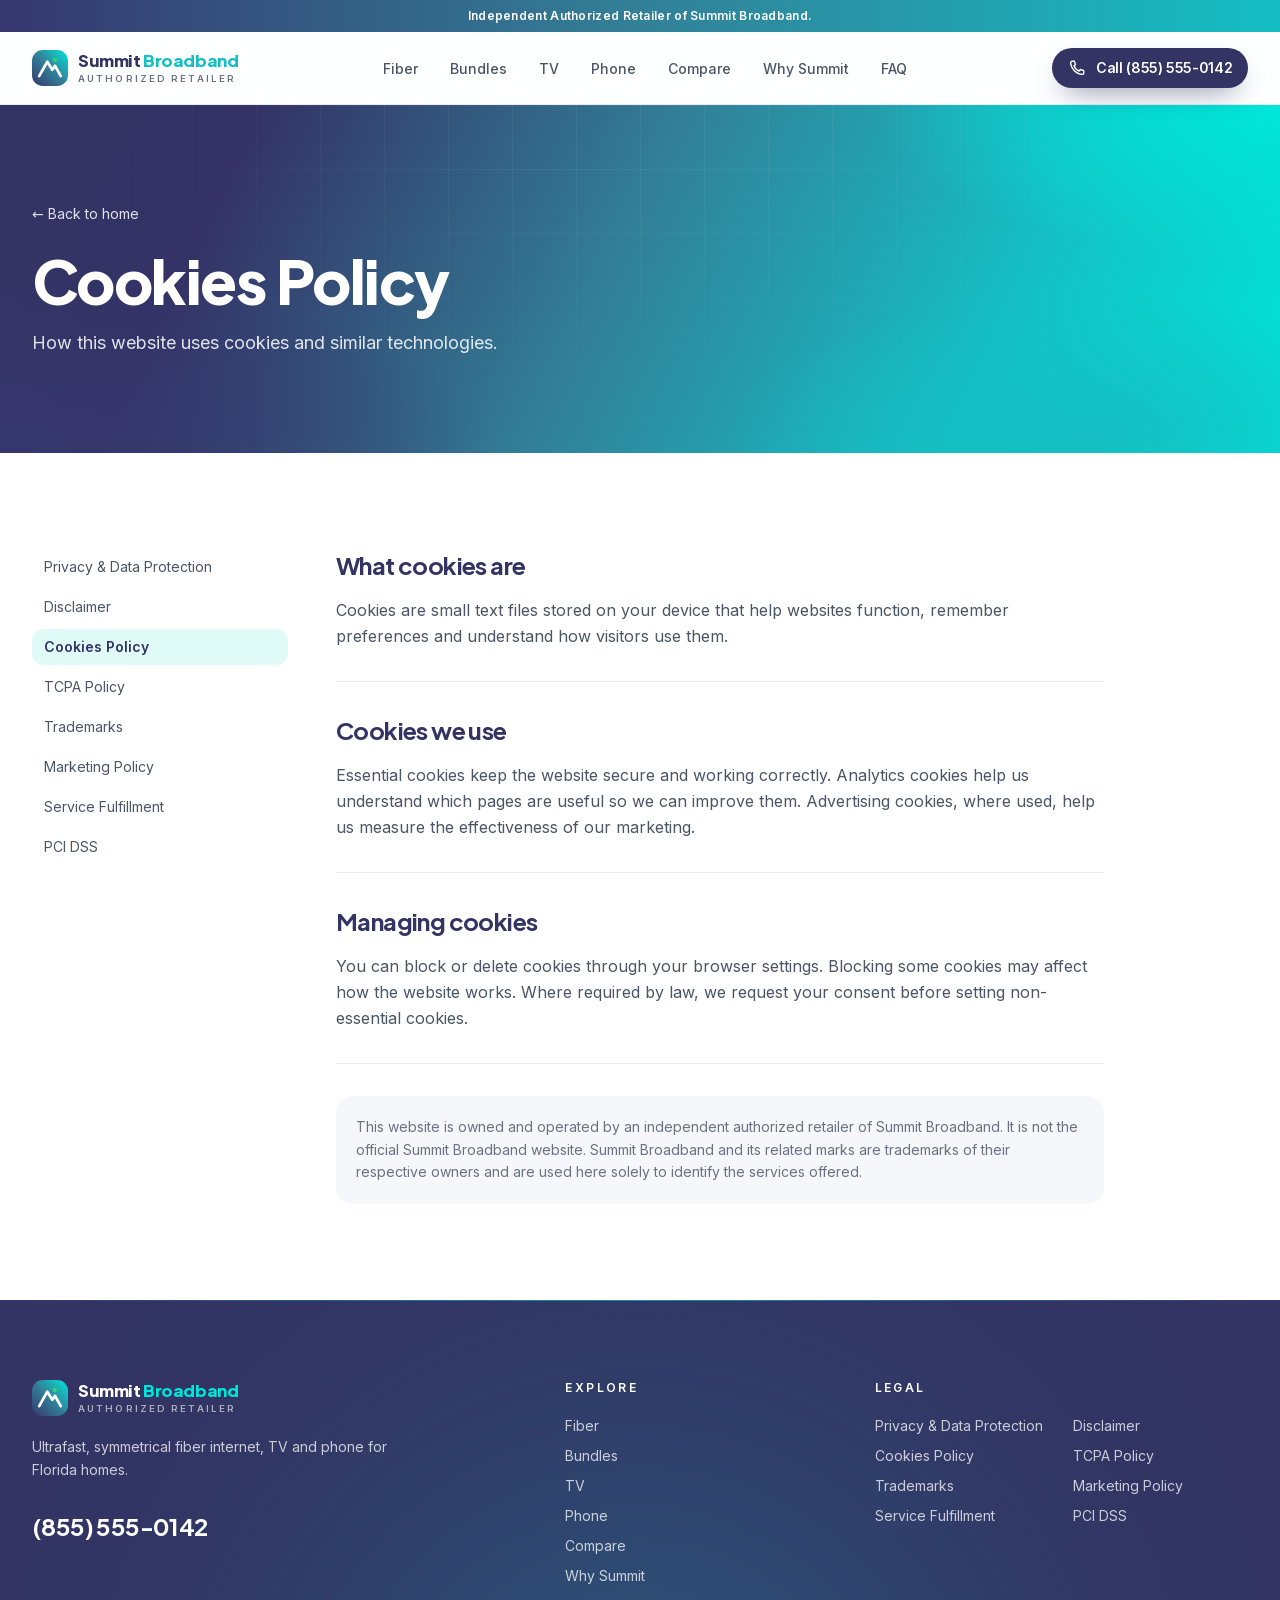
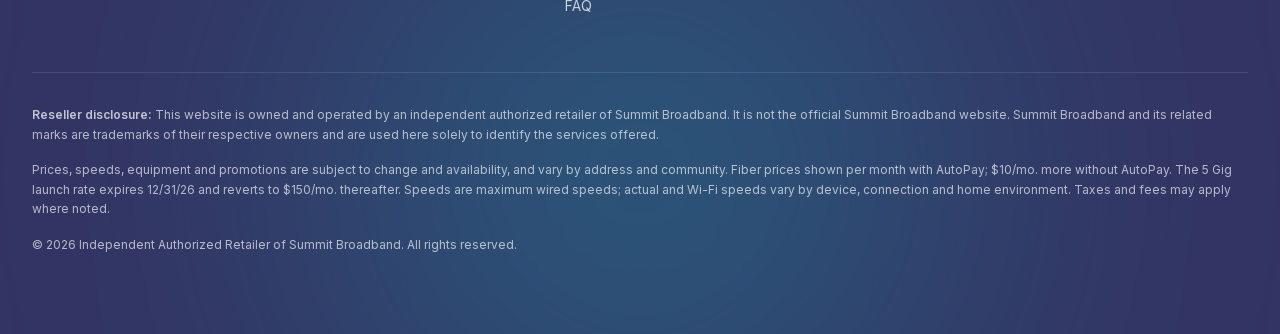
<file: legal/cookies.html>
<!DOCTYPE html><html lang="en" class="plus_jakarta_sans_ae9f63ae-module__MwMxEq__variable inter_c15e96cb-module__0bjUvq__variable"><head><meta charSet="utf-8"/><meta name="viewport" content="width=device-width, initial-scale=1"/><link rel="preload" href="../assets/media/83afe278b6a6bb3c-s.p.2bn3s6zvc0dyp.woff2" as="font" crossorigin="" type="font/woff2"/><link rel="preload" href="../assets/media/fba5a26ea33df6a3-s.p.18rizl4rsrl42.woff2" as="font" crossorigin="" type="font/woff2"/><link rel="stylesheet" href="../assets/css/0z31hez1njm2g.css" data-precedence="next"/><meta name="theme-color" content="#333463"/><title>Cookies Policy | Summit Broadband Authorized Retailer</title><meta name="description" content="How this website uses cookies and similar technologies."/><meta property="og:title" content="Summit Broadband Fiber Internet, TV &amp; Phone | Authorized Retailer"/><meta property="og:description" content="Order Summit Broadband 100% fiber internet in Florida — symmetrical speeds from 500 Mbps to 5 Gig, no contracts, price lock and free installation. Plus SBB TV, Summit Stream and Home Phone."/><meta property="og:type" content="website"/><meta name="twitter:card" content="summary"/><meta name="twitter:title" content="Summit Broadband Fiber Internet, TV &amp; Phone | Authorized Retailer"/><meta name="twitter:description" content="Order Summit Broadband 100% fiber internet in Florida — symmetrical speeds from 500 Mbps to 5 Gig, no contracts, price lock and free installation. Plus SBB TV, Summit Stream and Home Phone."/><link rel="icon" href="../assets/media/icon.svg" sizes="any" type="image/svg+xml"/><meta name="next-size-adjust" content=""/><script>document.documentElement.classList.add('js')</script></head><body><a href="#main" class="sr-only focus:not-sr-only focus:fixed focus:top-3 focus:left-3 focus:z-[100] focus:rounded-full focus:bg-white focus:px-4 focus:py-2 focus:text-summit">Skip to content</a><div class="sticky top-0 z-50"><div class="bg-summit-gradient text-center text-[0.72rem] font-semibold tracking-wide text-white sm:text-xs"><p class="container-lux py-2">Independent Authorized Retailer of Summit Broadband.</p></div><header class="border-b border-summit/10 bg-white/90 backdrop-blur-xl transition-shadow duration-500 "><div class="container-lux flex h-[4.5rem] items-center justify-between gap-6"><a aria-label="Summit Broadband Authorized Retailer home" href="../index.html#top"><span class="flex items-center gap-2.5 "><svg width="36" height="36" viewBox="0 0 40 40" aria-hidden="true"><defs><linearGradient id="logo-g-light" x1="0" y1="40" x2="40" y2="0" gradientUnits="userSpaceOnUse"><stop stop-color="#36376E"></stop><stop offset="0.5" stop-color="#328098"></stop><stop offset="1" stop-color="#00E6D9"></stop></linearGradient></defs><rect width="40" height="40" rx="12" fill="url(#logo-g-light)"></rect><path d="M8 29 17 13l5.5 9 3-4.5L32 29" fill="none" stroke="#fff" stroke-width="3" stroke-linecap="round" stroke-linejoin="round"></path><circle cx="25.5" cy="11" r="2.4" fill="#37D178"></circle></svg><span class="leading-none"><span class="block font-display text-[1.05rem] font-extrabold tracking-tight text-summit">Summit <span class="text-teal">Broadband</span></span><span class="mt-1 block text-[0.6rem] font-semibold tracking-[0.22em] uppercase text-muted">Authorized Retailer</span></span></span></a><nav aria-label="Primary" class="hidden lg:block"><ul class="flex items-center gap-1"><li><a href="../index.html#fiber" class="relative rounded-full px-3.5 py-2 text-sm font-medium transition-colors duration-300 text-slate hover:text-summit">Fiber<span class="absolute inset-x-3.5 -bottom-0.5 h-px origin-left bg-gradient-to-r from-teal to-green transition-transform duration-500 scale-x-0"></span></a></li><li><a href="../index.html#bundles" class="relative rounded-full px-3.5 py-2 text-sm font-medium transition-colors duration-300 text-slate hover:text-summit">Bundles<span class="absolute inset-x-3.5 -bottom-0.5 h-px origin-left bg-gradient-to-r from-teal to-green transition-transform duration-500 scale-x-0"></span></a></li><li><a href="../index.html#tv" class="relative rounded-full px-3.5 py-2 text-sm font-medium transition-colors duration-300 text-slate hover:text-summit">TV<span class="absolute inset-x-3.5 -bottom-0.5 h-px origin-left bg-gradient-to-r from-teal to-green transition-transform duration-500 scale-x-0"></span></a></li><li><a href="../index.html#phone" class="relative rounded-full px-3.5 py-2 text-sm font-medium transition-colors duration-300 text-slate hover:text-summit">Phone<span class="absolute inset-x-3.5 -bottom-0.5 h-px origin-left bg-gradient-to-r from-teal to-green transition-transform duration-500 scale-x-0"></span></a></li><li><a href="../index.html#compare" class="relative rounded-full px-3.5 py-2 text-sm font-medium transition-colors duration-300 text-slate hover:text-summit">Compare<span class="absolute inset-x-3.5 -bottom-0.5 h-px origin-left bg-gradient-to-r from-teal to-green transition-transform duration-500 scale-x-0"></span></a></li><li><a href="../index.html#why-summit" class="relative rounded-full px-3.5 py-2 text-sm font-medium transition-colors duration-300 text-slate hover:text-summit">Why Summit<span class="absolute inset-x-3.5 -bottom-0.5 h-px origin-left bg-gradient-to-r from-teal to-green transition-transform duration-500 scale-x-0"></span></a></li><li><a href="../index.html#faq" class="relative rounded-full px-3.5 py-2 text-sm font-medium transition-colors duration-300 text-slate hover:text-summit">FAQ<span class="absolute inset-x-3.5 -bottom-0.5 h-px origin-left bg-gradient-to-r from-teal to-green transition-transform duration-500 scale-x-0"></span></a></li></ul></nav><div class="flex items-center gap-3"><div class="hidden sm:block"><span class="magnetic "><a href="tel:+18555550142" class="group inline-flex items-center justify-center gap-2.5 rounded-full font-semibold tracking-tight transition-colors duration-300 h-10 px-4 text-sm bg-summit text-white shadow-[0_12px_28px_-12px_rgba(51,52,99,0.75)] hover:bg-ocean  "><svg width="18" height="18" viewBox="0 0 24 24" fill="none" aria-hidden="true" class="shrink-0 transition-transform duration-500 group-hover:-rotate-12"><path d="M5.5 3h3l1.5 4.5-2 1.5a11 11 0 0 0 7 7l1.5-2 4.5 1.5v3a2 2 0 0 1-2 2A17 17 0 0 1 3.5 5a2 2 0 0 1 2-2Z" stroke="currentColor" stroke-width="1.8" stroke-linejoin="round"></path></svg>Call (855) 555-0142</a></span></div><button type="button" class="grid size-10 place-items-center rounded-full border border-summit/15 text-summit lg:hidden" aria-expanded="false" aria-controls="mobile-nav" aria-label="Open menu"><svg width="18" height="18" viewBox="0 0 24 24" fill="none" aria-hidden="true"><path d="M4 7h16M4 12h16M4 17h10" stroke="currentColor" stroke-width="1.8" stroke-linecap="round"></path></svg></button></div></div><div id="mobile-nav" class="overflow-hidden border-t border-summit/10 transition-[max-height,opacity] duration-500 lg:hidden max-h-0 opacity-0"><nav aria-label="Mobile" class="container-lux py-4"><ul class="grid gap-1"><li><a href="../index.html#fiber" class="block rounded-xl px-3 py-3 font-display text-lg font-semibold text-summit hover:bg-ice">Fiber</a></li><li><a href="../index.html#bundles" class="block rounded-xl px-3 py-3 font-display text-lg font-semibold text-summit hover:bg-ice">Bundles</a></li><li><a href="../index.html#tv" class="block rounded-xl px-3 py-3 font-display text-lg font-semibold text-summit hover:bg-ice">TV</a></li><li><a href="../index.html#phone" class="block rounded-xl px-3 py-3 font-display text-lg font-semibold text-summit hover:bg-ice">Phone</a></li><li><a href="../index.html#compare" class="block rounded-xl px-3 py-3 font-display text-lg font-semibold text-summit hover:bg-ice">Compare</a></li><li><a href="../index.html#why-summit" class="block rounded-xl px-3 py-3 font-display text-lg font-semibold text-summit hover:bg-ice">Why Summit</a></li><li><a href="../index.html#faq" class="block rounded-xl px-3 py-3 font-display text-lg font-semibold text-summit hover:bg-ice">FAQ</a></li></ul><div class="mt-4 pb-2"><span class="magnetic w-full"><a href="tel:+18555550142" class="group inline-flex items-center justify-center gap-2.5 rounded-full font-semibold tracking-tight transition-colors duration-300 h-12 px-6 text-[0.95rem] bg-summit text-white shadow-[0_12px_28px_-12px_rgba(51,52,99,0.75)] hover:bg-ocean w-full "><svg width="18" height="18" viewBox="0 0 24 24" fill="none" aria-hidden="true" class="shrink-0 transition-transform duration-500 group-hover:-rotate-12"><path d="M5.5 3h3l1.5 4.5-2 1.5a11 11 0 0 0 7 7l1.5-2 4.5 1.5v3a2 2 0 0 1-2 2A17 17 0 0 1 3.5 5a2 2 0 0 1 2-2Z" stroke="currentColor" stroke-width="1.8" stroke-linejoin="round"></path></svg>Call (855) 555-0142</a></span></div></nav></div></header></div><main id="main"><section class="relative overflow-hidden bg-summit-mesh text-white"><div aria-hidden="true" class="absolute inset-0 bg-grid [mask-image:radial-gradient(ellipse_at_top,#000_20%,transparent_70%)]"></div><div class="container-lux relative py-16 lg:py-24"><a class="text-sm text-white/85 transition-colors hover:text-white" href="../index.html">← Back to home</a><h1 class="mt-6 text-[clamp(2.2rem,5vw,3.8rem)] leading-[1.05] font-extrabold text-white">Cookies Policy</h1><p class="mt-4 max-w-2xl text-lg text-white/85">How this website uses cookies and similar technologies.</p></div></section><div class="bg-white py-16 lg:py-24"><div class="container-lux grid gap-12 lg:grid-cols-[16rem_1fr]"><nav aria-label="Legal pages" class="lg:sticky lg:top-36 lg:self-start"><ul class="grid gap-1 text-sm"><li><a class="block rounded-xl px-3 py-2 transition-colors text-slate hover:bg-cloud hover:text-summit" href="../legal/privacy.html">Privacy &amp; Data Protection</a></li><li><a class="block rounded-xl px-3 py-2 transition-colors text-slate hover:bg-cloud hover:text-summit" href="../legal/disclaimer.html">Disclaimer</a></li><li><a aria-current="page" class="block rounded-xl px-3 py-2 transition-colors bg-ice font-semibold text-summit" href="../legal/cookies.html">Cookies Policy</a></li><li><a class="block rounded-xl px-3 py-2 transition-colors text-slate hover:bg-cloud hover:text-summit" href="../legal/tcpa.html">TCPA Policy</a></li><li><a class="block rounded-xl px-3 py-2 transition-colors text-slate hover:bg-cloud hover:text-summit" href="../legal/trademarks.html">Trademarks</a></li><li><a class="block rounded-xl px-3 py-2 transition-colors text-slate hover:bg-cloud hover:text-summit" href="../legal/marketing.html">Marketing Policy</a></li><li><a class="block rounded-xl px-3 py-2 transition-colors text-slate hover:bg-cloud hover:text-summit" href="../legal/service-fulfillment.html">Service Fulfillment</a></li><li><a class="block rounded-xl px-3 py-2 transition-colors text-slate hover:bg-cloud hover:text-summit" href="../legal/pci-dss.html">PCI DSS</a></li></ul></nav><article class="max-w-3xl"><section class="border-b border-summit/10 py-8 first:pt-0 last:border-0"><h2 class="text-2xl font-bold">What cookies are</h2><p class="mt-4 leading-relaxed text-slate">Cookies are small text files stored on your device that help websites function, remember preferences and understand how visitors use them.</p></section><section class="border-b border-summit/10 py-8 first:pt-0 last:border-0"><h2 class="text-2xl font-bold">Cookies we use</h2><p class="mt-4 leading-relaxed text-slate">Essential cookies keep the website secure and working correctly. Analytics cookies help us understand which pages are useful so we can improve them. Advertising cookies, where used, help us measure the effectiveness of our marketing.</p></section><section class="border-b border-summit/10 py-8 first:pt-0 last:border-0"><h2 class="text-2xl font-bold">Managing cookies</h2><p class="mt-4 leading-relaxed text-slate">You can block or delete cookies through your browser settings. Blocking some cookies may affect how the website works. Where required by law, we request your consent before setting non-essential cookies.</p></section><p class="mt-8 rounded-2xl bg-cloud p-5 text-sm leading-relaxed text-muted">This website is owned and operated by an independent authorized retailer of Summit Broadband. It is not the official Summit Broadband website. Summit Broadband and its related marks are trademarks of their respective owners and are used here solely to identify the services offered.</p></article></div></div><!--$--><!--/$--></main><footer class="relative overflow-hidden bg-summit text-white/75"><div aria-hidden="true" class="absolute inset-x-0 top-0 h-px bg-gradient-to-r from-transparent via-cyan/50 to-transparent"></div><div aria-hidden="true" class="pointer-events-none absolute -bottom-40 left-1/2 size-[40rem] -translate-x-1/2 rounded-full bg-teal/25 blur-[140px]"></div><div class="container-lux relative py-16 lg:py-20"><div class="grid gap-12 lg:grid-cols-[1.3fr_0.7fr_1fr]"><div><span class="flex items-center gap-2.5 "><svg width="36" height="36" viewBox="0 0 40 40" aria-hidden="true"><defs><linearGradient id="logo-g-onDark" x1="0" y1="40" x2="40" y2="0" gradientUnits="userSpaceOnUse"><stop stop-color="#36376E"></stop><stop offset="0.5" stop-color="#328098"></stop><stop offset="1" stop-color="#00E6D9"></stop></linearGradient></defs><rect width="40" height="40" rx="12" fill="url(#logo-g-onDark)"></rect><path d="M8 29 17 13l5.5 9 3-4.5L32 29" fill="none" stroke="#fff" stroke-width="3" stroke-linecap="round" stroke-linejoin="round"></path><circle cx="25.5" cy="11" r="2.4" fill="#37D178"></circle></svg><span class="leading-none"><span class="block font-display text-[1.05rem] font-extrabold tracking-tight text-white">Summit <span class="text-cyan">Broadband</span></span><span class="mt-1 block text-[0.6rem] font-semibold tracking-[0.22em] uppercase text-white/60">Authorized Retailer</span></span></span><p class="mt-5 max-w-sm text-sm leading-relaxed">Ultrafast, symmetrical fiber internet, TV and phone for Florida homes.</p><span class="magnetic mt-7"><a href="tel:+18555550142" class="font-display text-2xl font-bold tracking-tight text-white transition-colors hover:text-cyan">(855) 555-0142</a></span></div><nav aria-label="Services"><p class="text-xs font-semibold tracking-[0.2em] text-white uppercase">Explore</p><ul class="mt-5 grid gap-2.5 text-sm"><li><a href="../index.html#fiber" class="transition-colors hover:text-white">Fiber</a></li><li><a href="../index.html#bundles" class="transition-colors hover:text-white">Bundles</a></li><li><a href="../index.html#tv" class="transition-colors hover:text-white">TV</a></li><li><a href="../index.html#phone" class="transition-colors hover:text-white">Phone</a></li><li><a href="../index.html#compare" class="transition-colors hover:text-white">Compare</a></li><li><a href="../index.html#why-summit" class="transition-colors hover:text-white">Why Summit</a></li><li><a href="../index.html#faq" class="transition-colors hover:text-white">FAQ</a></li></ul></nav><nav aria-label="Legal"><p class="text-xs font-semibold tracking-[0.2em] text-white uppercase">Legal</p><ul class="mt-5 grid grid-cols-2 gap-x-6 gap-y-2.5 text-sm"><li><a class="transition-colors hover:text-white" href="../legal/privacy.html">Privacy &amp; Data Protection</a></li><li><a class="transition-colors hover:text-white" href="../legal/disclaimer.html">Disclaimer</a></li><li><a class="transition-colors hover:text-white" href="../legal/cookies.html">Cookies Policy</a></li><li><a class="transition-colors hover:text-white" href="../legal/tcpa.html">TCPA Policy</a></li><li><a class="transition-colors hover:text-white" href="../legal/trademarks.html">Trademarks</a></li><li><a class="transition-colors hover:text-white" href="../legal/marketing.html">Marketing Policy</a></li><li><a class="transition-colors hover:text-white" href="../legal/service-fulfillment.html">Service Fulfillment</a></li><li><a class="transition-colors hover:text-white" href="../legal/pci-dss.html">PCI DSS</a></li></ul></nav></div><div class="mt-14 space-y-4 border-t border-white/10 pt-8 text-xs leading-relaxed text-white/65"><p><strong class="font-semibold text-white/70">Reseller disclosure: </strong>This website is owned and operated by an independent authorized retailer of Summit Broadband. It is not the official Summit Broadband website. Summit Broadband and its related marks are trademarks of their respective owners and are used here solely to identify the services offered.</p><p>Prices, speeds, equipment and promotions are subject to change and availability, and vary by address and community. Fiber prices shown per month with AutoPay; $10/mo. more without AutoPay. The 5 Gig launch rate expires 12/31/26 and reverts to $150/mo. thereafter. Speeds are maximum wired speeds; actual and Wi-Fi speeds vary by device, connection and home environment. Taxes and fees may apply where noted.</p><p>© <!-- -->2026<!-- --> Independent Authorized Retailer of Summit Broadband. All rights reserved.</p></div></div></footer><script src="../assets/js/lenis.min.53195c9797.js"></script><script src="../assets/js/site.a6973bcea3.js"></script></body></html>
</file>
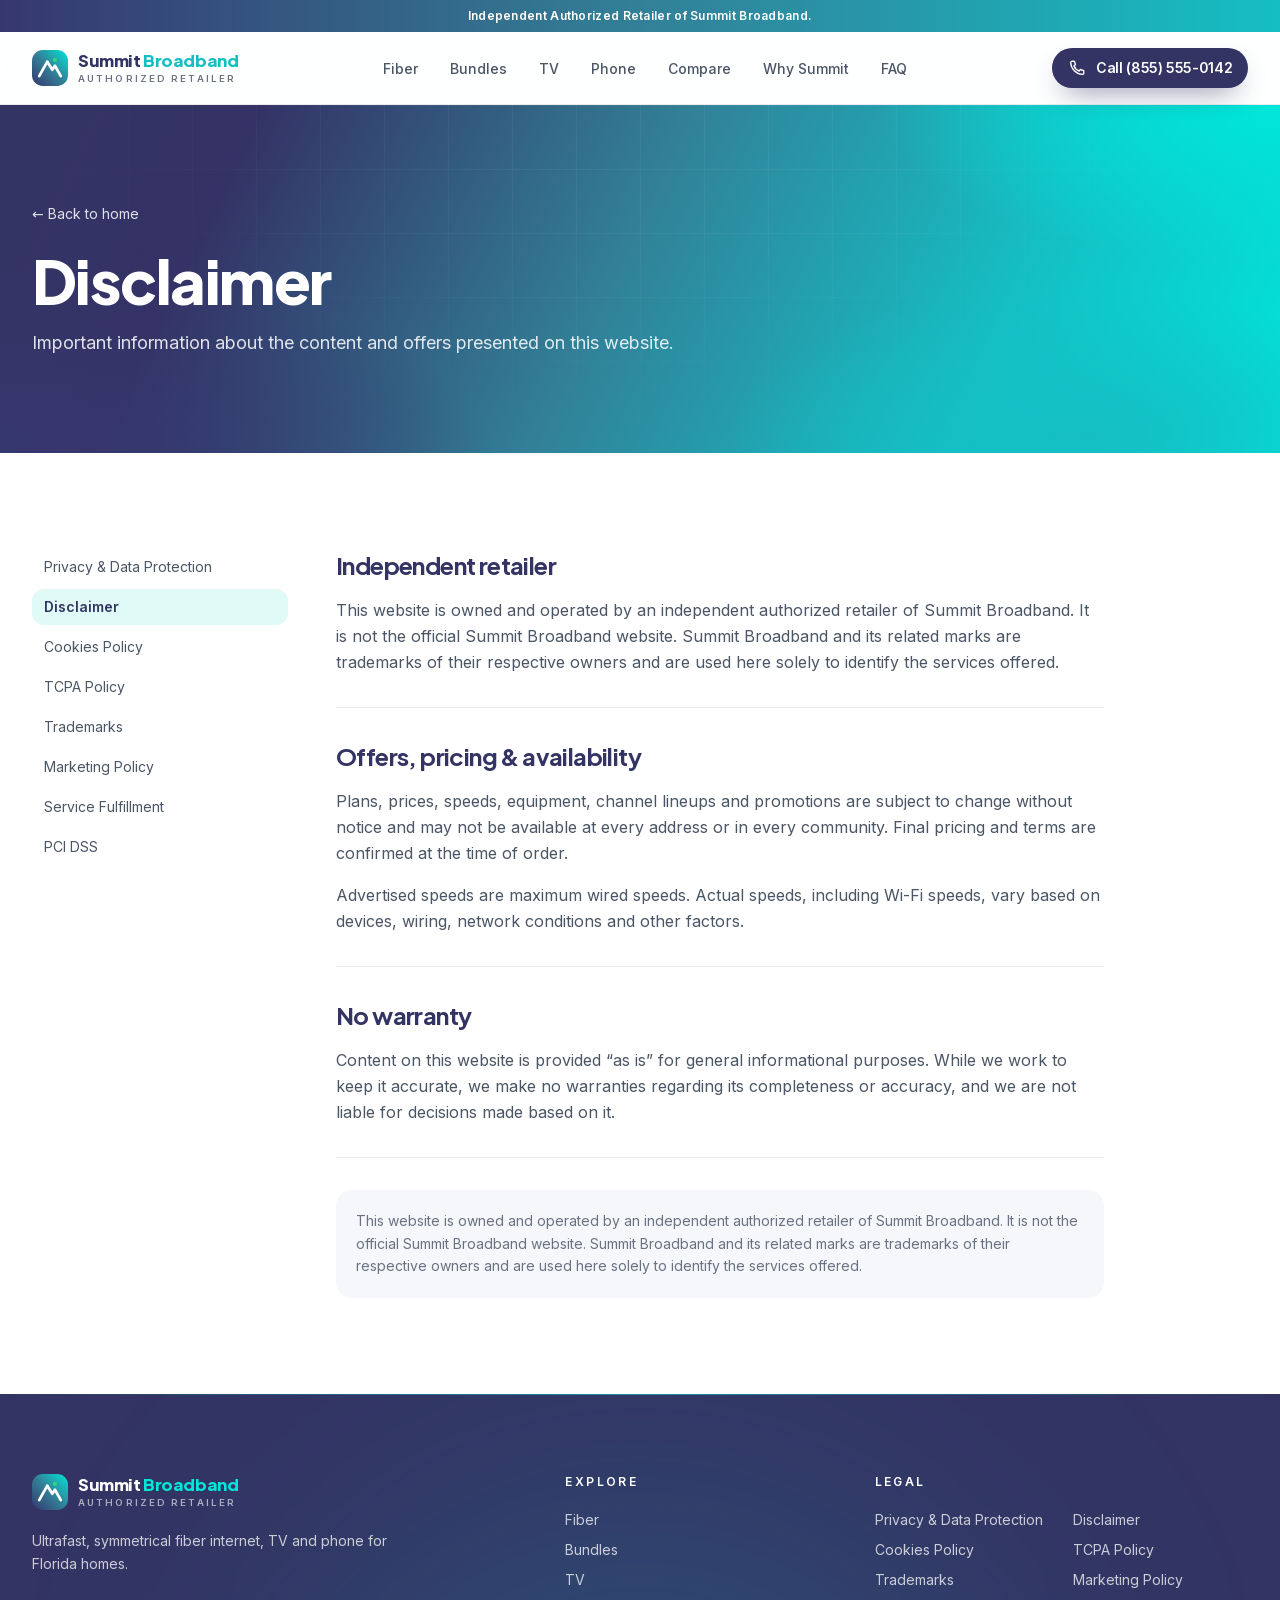
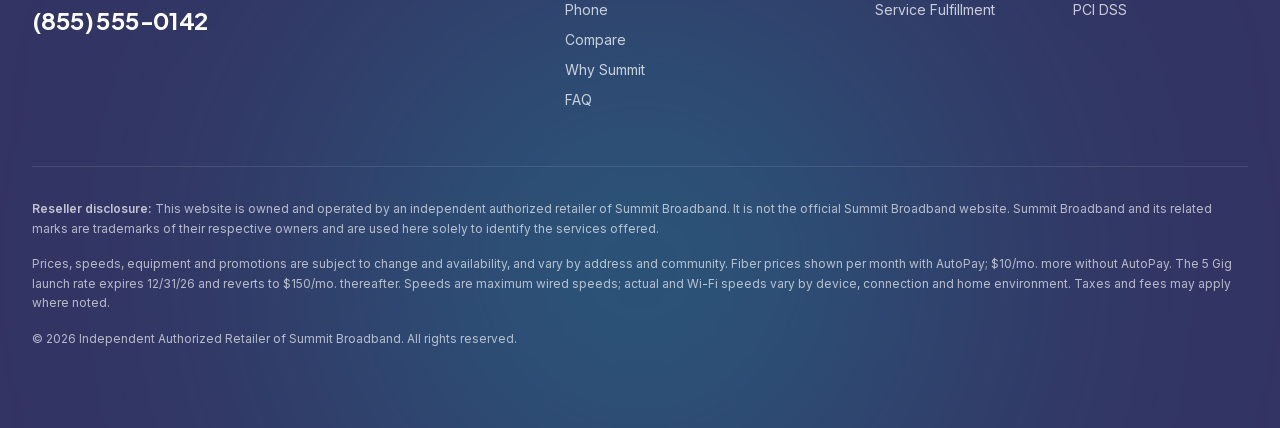
<file: legal/disclaimer.html>
<!DOCTYPE html><html lang="en" class="plus_jakarta_sans_ae9f63ae-module__MwMxEq__variable inter_c15e96cb-module__0bjUvq__variable"><head><meta charSet="utf-8"/><meta name="viewport" content="width=device-width, initial-scale=1"/><link rel="preload" href="../assets/media/83afe278b6a6bb3c-s.p.2bn3s6zvc0dyp.woff2" as="font" crossorigin="" type="font/woff2"/><link rel="preload" href="../assets/media/fba5a26ea33df6a3-s.p.18rizl4rsrl42.woff2" as="font" crossorigin="" type="font/woff2"/><link rel="stylesheet" href="../assets/css/0z31hez1njm2g.css" data-precedence="next"/><meta name="theme-color" content="#333463"/><title>Disclaimer | Summit Broadband Authorized Retailer</title><meta name="description" content="Important information about the content and offers presented on this website."/><meta property="og:title" content="Summit Broadband Fiber Internet, TV &amp; Phone | Authorized Retailer"/><meta property="og:description" content="Order Summit Broadband 100% fiber internet in Florida — symmetrical speeds from 500 Mbps to 5 Gig, no contracts, price lock and free installation. Plus SBB TV, Summit Stream and Home Phone."/><meta property="og:type" content="website"/><meta name="twitter:card" content="summary"/><meta name="twitter:title" content="Summit Broadband Fiber Internet, TV &amp; Phone | Authorized Retailer"/><meta name="twitter:description" content="Order Summit Broadband 100% fiber internet in Florida — symmetrical speeds from 500 Mbps to 5 Gig, no contracts, price lock and free installation. Plus SBB TV, Summit Stream and Home Phone."/><link rel="icon" href="../assets/media/icon.svg" sizes="any" type="image/svg+xml"/><meta name="next-size-adjust" content=""/><script>document.documentElement.classList.add('js')</script></head><body><a href="#main" class="sr-only focus:not-sr-only focus:fixed focus:top-3 focus:left-3 focus:z-[100] focus:rounded-full focus:bg-white focus:px-4 focus:py-2 focus:text-summit">Skip to content</a><div class="sticky top-0 z-50"><div class="bg-summit-gradient text-center text-[0.72rem] font-semibold tracking-wide text-white sm:text-xs"><p class="container-lux py-2">Independent Authorized Retailer of Summit Broadband.</p></div><header class="border-b border-summit/10 bg-white/90 backdrop-blur-xl transition-shadow duration-500 "><div class="container-lux flex h-[4.5rem] items-center justify-between gap-6"><a aria-label="Summit Broadband Authorized Retailer home" href="../index.html#top"><span class="flex items-center gap-2.5 "><svg width="36" height="36" viewBox="0 0 40 40" aria-hidden="true"><defs><linearGradient id="logo-g-light" x1="0" y1="40" x2="40" y2="0" gradientUnits="userSpaceOnUse"><stop stop-color="#36376E"></stop><stop offset="0.5" stop-color="#328098"></stop><stop offset="1" stop-color="#00E6D9"></stop></linearGradient></defs><rect width="40" height="40" rx="12" fill="url(#logo-g-light)"></rect><path d="M8 29 17 13l5.5 9 3-4.5L32 29" fill="none" stroke="#fff" stroke-width="3" stroke-linecap="round" stroke-linejoin="round"></path><circle cx="25.5" cy="11" r="2.4" fill="#37D178"></circle></svg><span class="leading-none"><span class="block font-display text-[1.05rem] font-extrabold tracking-tight text-summit">Summit <span class="text-teal">Broadband</span></span><span class="mt-1 block text-[0.6rem] font-semibold tracking-[0.22em] uppercase text-muted">Authorized Retailer</span></span></span></a><nav aria-label="Primary" class="hidden lg:block"><ul class="flex items-center gap-1"><li><a href="../index.html#fiber" class="relative rounded-full px-3.5 py-2 text-sm font-medium transition-colors duration-300 text-slate hover:text-summit">Fiber<span class="absolute inset-x-3.5 -bottom-0.5 h-px origin-left bg-gradient-to-r from-teal to-green transition-transform duration-500 scale-x-0"></span></a></li><li><a href="../index.html#bundles" class="relative rounded-full px-3.5 py-2 text-sm font-medium transition-colors duration-300 text-slate hover:text-summit">Bundles<span class="absolute inset-x-3.5 -bottom-0.5 h-px origin-left bg-gradient-to-r from-teal to-green transition-transform duration-500 scale-x-0"></span></a></li><li><a href="../index.html#tv" class="relative rounded-full px-3.5 py-2 text-sm font-medium transition-colors duration-300 text-slate hover:text-summit">TV<span class="absolute inset-x-3.5 -bottom-0.5 h-px origin-left bg-gradient-to-r from-teal to-green transition-transform duration-500 scale-x-0"></span></a></li><li><a href="../index.html#phone" class="relative rounded-full px-3.5 py-2 text-sm font-medium transition-colors duration-300 text-slate hover:text-summit">Phone<span class="absolute inset-x-3.5 -bottom-0.5 h-px origin-left bg-gradient-to-r from-teal to-green transition-transform duration-500 scale-x-0"></span></a></li><li><a href="../index.html#compare" class="relative rounded-full px-3.5 py-2 text-sm font-medium transition-colors duration-300 text-slate hover:text-summit">Compare<span class="absolute inset-x-3.5 -bottom-0.5 h-px origin-left bg-gradient-to-r from-teal to-green transition-transform duration-500 scale-x-0"></span></a></li><li><a href="../index.html#why-summit" class="relative rounded-full px-3.5 py-2 text-sm font-medium transition-colors duration-300 text-slate hover:text-summit">Why Summit<span class="absolute inset-x-3.5 -bottom-0.5 h-px origin-left bg-gradient-to-r from-teal to-green transition-transform duration-500 scale-x-0"></span></a></li><li><a href="../index.html#faq" class="relative rounded-full px-3.5 py-2 text-sm font-medium transition-colors duration-300 text-slate hover:text-summit">FAQ<span class="absolute inset-x-3.5 -bottom-0.5 h-px origin-left bg-gradient-to-r from-teal to-green transition-transform duration-500 scale-x-0"></span></a></li></ul></nav><div class="flex items-center gap-3"><div class="hidden sm:block"><span class="magnetic "><a href="tel:+18555550142" class="group inline-flex items-center justify-center gap-2.5 rounded-full font-semibold tracking-tight transition-colors duration-300 h-10 px-4 text-sm bg-summit text-white shadow-[0_12px_28px_-12px_rgba(51,52,99,0.75)] hover:bg-ocean  "><svg width="18" height="18" viewBox="0 0 24 24" fill="none" aria-hidden="true" class="shrink-0 transition-transform duration-500 group-hover:-rotate-12"><path d="M5.5 3h3l1.5 4.5-2 1.5a11 11 0 0 0 7 7l1.5-2 4.5 1.5v3a2 2 0 0 1-2 2A17 17 0 0 1 3.5 5a2 2 0 0 1 2-2Z" stroke="currentColor" stroke-width="1.8" stroke-linejoin="round"></path></svg>Call (855) 555-0142</a></span></div><button type="button" class="grid size-10 place-items-center rounded-full border border-summit/15 text-summit lg:hidden" aria-expanded="false" aria-controls="mobile-nav" aria-label="Open menu"><svg width="18" height="18" viewBox="0 0 24 24" fill="none" aria-hidden="true"><path d="M4 7h16M4 12h16M4 17h10" stroke="currentColor" stroke-width="1.8" stroke-linecap="round"></path></svg></button></div></div><div id="mobile-nav" class="overflow-hidden border-t border-summit/10 transition-[max-height,opacity] duration-500 lg:hidden max-h-0 opacity-0"><nav aria-label="Mobile" class="container-lux py-4"><ul class="grid gap-1"><li><a href="../index.html#fiber" class="block rounded-xl px-3 py-3 font-display text-lg font-semibold text-summit hover:bg-ice">Fiber</a></li><li><a href="../index.html#bundles" class="block rounded-xl px-3 py-3 font-display text-lg font-semibold text-summit hover:bg-ice">Bundles</a></li><li><a href="../index.html#tv" class="block rounded-xl px-3 py-3 font-display text-lg font-semibold text-summit hover:bg-ice">TV</a></li><li><a href="../index.html#phone" class="block rounded-xl px-3 py-3 font-display text-lg font-semibold text-summit hover:bg-ice">Phone</a></li><li><a href="../index.html#compare" class="block rounded-xl px-3 py-3 font-display text-lg font-semibold text-summit hover:bg-ice">Compare</a></li><li><a href="../index.html#why-summit" class="block rounded-xl px-3 py-3 font-display text-lg font-semibold text-summit hover:bg-ice">Why Summit</a></li><li><a href="../index.html#faq" class="block rounded-xl px-3 py-3 font-display text-lg font-semibold text-summit hover:bg-ice">FAQ</a></li></ul><div class="mt-4 pb-2"><span class="magnetic w-full"><a href="tel:+18555550142" class="group inline-flex items-center justify-center gap-2.5 rounded-full font-semibold tracking-tight transition-colors duration-300 h-12 px-6 text-[0.95rem] bg-summit text-white shadow-[0_12px_28px_-12px_rgba(51,52,99,0.75)] hover:bg-ocean w-full "><svg width="18" height="18" viewBox="0 0 24 24" fill="none" aria-hidden="true" class="shrink-0 transition-transform duration-500 group-hover:-rotate-12"><path d="M5.5 3h3l1.5 4.5-2 1.5a11 11 0 0 0 7 7l1.5-2 4.5 1.5v3a2 2 0 0 1-2 2A17 17 0 0 1 3.5 5a2 2 0 0 1 2-2Z" stroke="currentColor" stroke-width="1.8" stroke-linejoin="round"></path></svg>Call (855) 555-0142</a></span></div></nav></div></header></div><main id="main"><section class="relative overflow-hidden bg-summit-mesh text-white"><div aria-hidden="true" class="absolute inset-0 bg-grid [mask-image:radial-gradient(ellipse_at_top,#000_20%,transparent_70%)]"></div><div class="container-lux relative py-16 lg:py-24"><a class="text-sm text-white/85 transition-colors hover:text-white" href="../index.html">← Back to home</a><h1 class="mt-6 text-[clamp(2.2rem,5vw,3.8rem)] leading-[1.05] font-extrabold text-white">Disclaimer</h1><p class="mt-4 max-w-2xl text-lg text-white/85">Important information about the content and offers presented on this website.</p></div></section><div class="bg-white py-16 lg:py-24"><div class="container-lux grid gap-12 lg:grid-cols-[16rem_1fr]"><nav aria-label="Legal pages" class="lg:sticky lg:top-36 lg:self-start"><ul class="grid gap-1 text-sm"><li><a class="block rounded-xl px-3 py-2 transition-colors text-slate hover:bg-cloud hover:text-summit" href="../legal/privacy.html">Privacy &amp; Data Protection</a></li><li><a aria-current="page" class="block rounded-xl px-3 py-2 transition-colors bg-ice font-semibold text-summit" href="../legal/disclaimer.html">Disclaimer</a></li><li><a class="block rounded-xl px-3 py-2 transition-colors text-slate hover:bg-cloud hover:text-summit" href="../legal/cookies.html">Cookies Policy</a></li><li><a class="block rounded-xl px-3 py-2 transition-colors text-slate hover:bg-cloud hover:text-summit" href="../legal/tcpa.html">TCPA Policy</a></li><li><a class="block rounded-xl px-3 py-2 transition-colors text-slate hover:bg-cloud hover:text-summit" href="../legal/trademarks.html">Trademarks</a></li><li><a class="block rounded-xl px-3 py-2 transition-colors text-slate hover:bg-cloud hover:text-summit" href="../legal/marketing.html">Marketing Policy</a></li><li><a class="block rounded-xl px-3 py-2 transition-colors text-slate hover:bg-cloud hover:text-summit" href="../legal/service-fulfillment.html">Service Fulfillment</a></li><li><a class="block rounded-xl px-3 py-2 transition-colors text-slate hover:bg-cloud hover:text-summit" href="../legal/pci-dss.html">PCI DSS</a></li></ul></nav><article class="max-w-3xl"><section class="border-b border-summit/10 py-8 first:pt-0 last:border-0"><h2 class="text-2xl font-bold">Independent retailer</h2><p class="mt-4 leading-relaxed text-slate">This website is owned and operated by an independent authorized retailer of Summit Broadband. It is not the official Summit Broadband website. Summit Broadband and its related marks are trademarks of their respective owners and are used here solely to identify the services offered.</p></section><section class="border-b border-summit/10 py-8 first:pt-0 last:border-0"><h2 class="text-2xl font-bold">Offers, pricing &amp; availability</h2><p class="mt-4 leading-relaxed text-slate">Plans, prices, speeds, equipment, channel lineups and promotions are subject to change without notice and may not be available at every address or in every community. Final pricing and terms are confirmed at the time of order.</p><p class="mt-4 leading-relaxed text-slate">Advertised speeds are maximum wired speeds. Actual speeds, including Wi-Fi speeds, vary based on devices, wiring, network conditions and other factors.</p></section><section class="border-b border-summit/10 py-8 first:pt-0 last:border-0"><h2 class="text-2xl font-bold">No warranty</h2><p class="mt-4 leading-relaxed text-slate">Content on this website is provided “as is” for general informational purposes. While we work to keep it accurate, we make no warranties regarding its completeness or accuracy, and we are not liable for decisions made based on it.</p></section><p class="mt-8 rounded-2xl bg-cloud p-5 text-sm leading-relaxed text-muted">This website is owned and operated by an independent authorized retailer of Summit Broadband. It is not the official Summit Broadband website. Summit Broadband and its related marks are trademarks of their respective owners and are used here solely to identify the services offered.</p></article></div></div><!--$--><!--/$--></main><footer class="relative overflow-hidden bg-summit text-white/75"><div aria-hidden="true" class="absolute inset-x-0 top-0 h-px bg-gradient-to-r from-transparent via-cyan/50 to-transparent"></div><div aria-hidden="true" class="pointer-events-none absolute -bottom-40 left-1/2 size-[40rem] -translate-x-1/2 rounded-full bg-teal/25 blur-[140px]"></div><div class="container-lux relative py-16 lg:py-20"><div class="grid gap-12 lg:grid-cols-[1.3fr_0.7fr_1fr]"><div><span class="flex items-center gap-2.5 "><svg width="36" height="36" viewBox="0 0 40 40" aria-hidden="true"><defs><linearGradient id="logo-g-onDark" x1="0" y1="40" x2="40" y2="0" gradientUnits="userSpaceOnUse"><stop stop-color="#36376E"></stop><stop offset="0.5" stop-color="#328098"></stop><stop offset="1" stop-color="#00E6D9"></stop></linearGradient></defs><rect width="40" height="40" rx="12" fill="url(#logo-g-onDark)"></rect><path d="M8 29 17 13l5.5 9 3-4.5L32 29" fill="none" stroke="#fff" stroke-width="3" stroke-linecap="round" stroke-linejoin="round"></path><circle cx="25.5" cy="11" r="2.4" fill="#37D178"></circle></svg><span class="leading-none"><span class="block font-display text-[1.05rem] font-extrabold tracking-tight text-white">Summit <span class="text-cyan">Broadband</span></span><span class="mt-1 block text-[0.6rem] font-semibold tracking-[0.22em] uppercase text-white/60">Authorized Retailer</span></span></span><p class="mt-5 max-w-sm text-sm leading-relaxed">Ultrafast, symmetrical fiber internet, TV and phone for Florida homes.</p><span class="magnetic mt-7"><a href="tel:+18555550142" class="font-display text-2xl font-bold tracking-tight text-white transition-colors hover:text-cyan">(855) 555-0142</a></span></div><nav aria-label="Services"><p class="text-xs font-semibold tracking-[0.2em] text-white uppercase">Explore</p><ul class="mt-5 grid gap-2.5 text-sm"><li><a href="../index.html#fiber" class="transition-colors hover:text-white">Fiber</a></li><li><a href="../index.html#bundles" class="transition-colors hover:text-white">Bundles</a></li><li><a href="../index.html#tv" class="transition-colors hover:text-white">TV</a></li><li><a href="../index.html#phone" class="transition-colors hover:text-white">Phone</a></li><li><a href="../index.html#compare" class="transition-colors hover:text-white">Compare</a></li><li><a href="../index.html#why-summit" class="transition-colors hover:text-white">Why Summit</a></li><li><a href="../index.html#faq" class="transition-colors hover:text-white">FAQ</a></li></ul></nav><nav aria-label="Legal"><p class="text-xs font-semibold tracking-[0.2em] text-white uppercase">Legal</p><ul class="mt-5 grid grid-cols-2 gap-x-6 gap-y-2.5 text-sm"><li><a class="transition-colors hover:text-white" href="../legal/privacy.html">Privacy &amp; Data Protection</a></li><li><a class="transition-colors hover:text-white" href="../legal/disclaimer.html">Disclaimer</a></li><li><a class="transition-colors hover:text-white" href="../legal/cookies.html">Cookies Policy</a></li><li><a class="transition-colors hover:text-white" href="../legal/tcpa.html">TCPA Policy</a></li><li><a class="transition-colors hover:text-white" href="../legal/trademarks.html">Trademarks</a></li><li><a class="transition-colors hover:text-white" href="../legal/marketing.html">Marketing Policy</a></li><li><a class="transition-colors hover:text-white" href="../legal/service-fulfillment.html">Service Fulfillment</a></li><li><a class="transition-colors hover:text-white" href="../legal/pci-dss.html">PCI DSS</a></li></ul></nav></div><div class="mt-14 space-y-4 border-t border-white/10 pt-8 text-xs leading-relaxed text-white/65"><p><strong class="font-semibold text-white/70">Reseller disclosure: </strong>This website is owned and operated by an independent authorized retailer of Summit Broadband. It is not the official Summit Broadband website. Summit Broadband and its related marks are trademarks of their respective owners and are used here solely to identify the services offered.</p><p>Prices, speeds, equipment and promotions are subject to change and availability, and vary by address and community. Fiber prices shown per month with AutoPay; $10/mo. more without AutoPay. The 5 Gig launch rate expires 12/31/26 and reverts to $150/mo. thereafter. Speeds are maximum wired speeds; actual and Wi-Fi speeds vary by device, connection and home environment. Taxes and fees may apply where noted.</p><p>© <!-- -->2026<!-- --> Independent Authorized Retailer of Summit Broadband. All rights reserved.</p></div></div></footer><script src="../assets/js/lenis.min.53195c9797.js"></script><script src="../assets/js/site.a6973bcea3.js"></script></body></html>
</file>
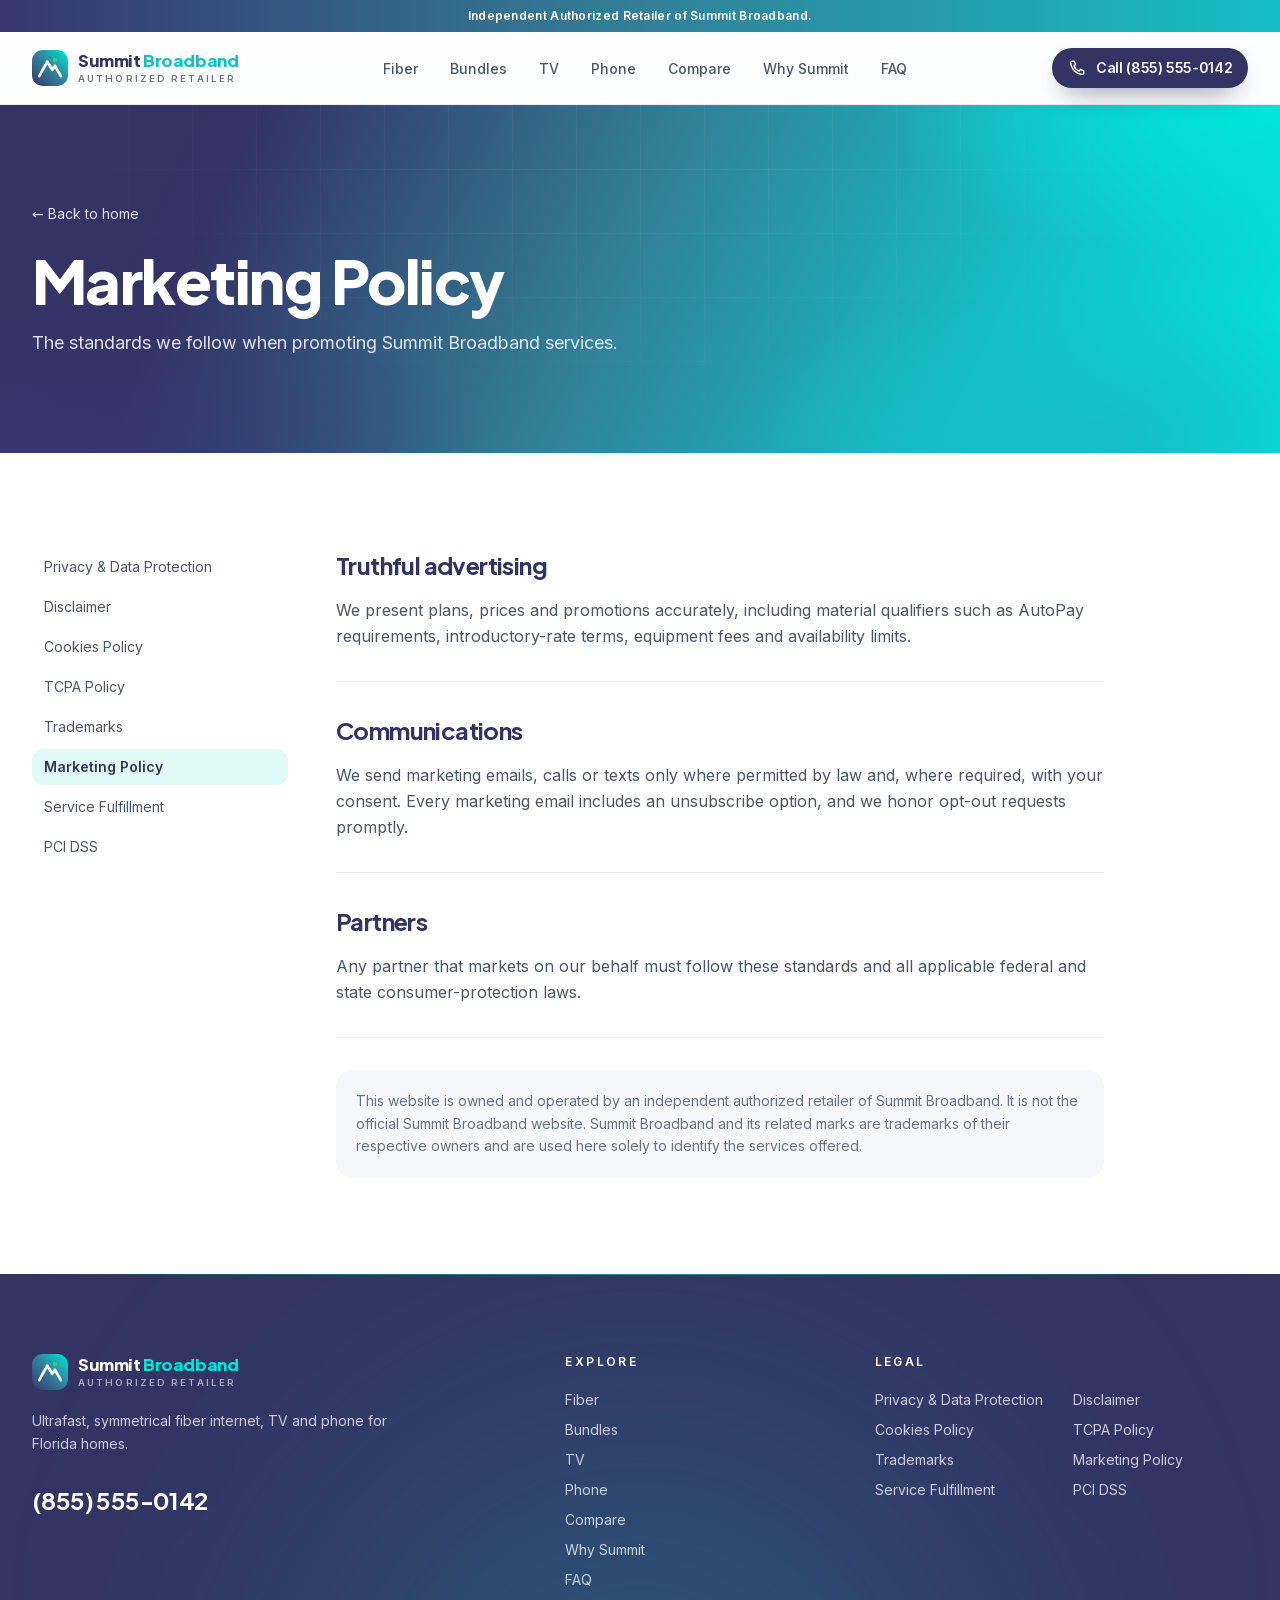
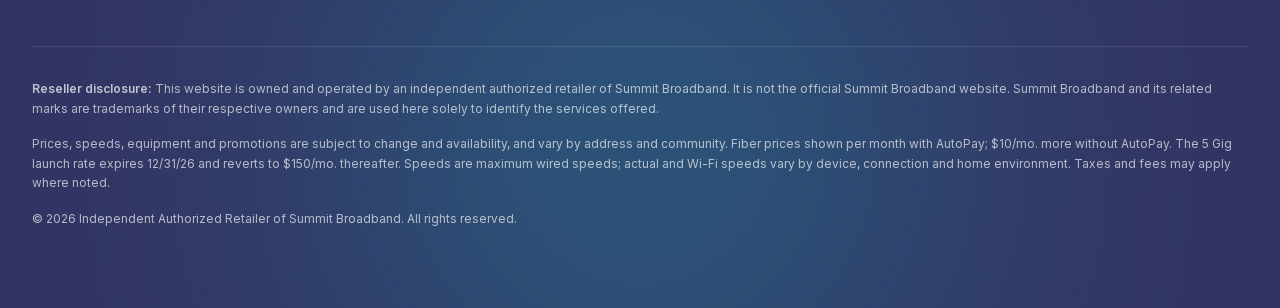
<file: legal/marketing.html>
<!DOCTYPE html><html lang="en" class="plus_jakarta_sans_ae9f63ae-module__MwMxEq__variable inter_c15e96cb-module__0bjUvq__variable"><head><meta charSet="utf-8"/><meta name="viewport" content="width=device-width, initial-scale=1"/><link rel="preload" href="../assets/media/83afe278b6a6bb3c-s.p.2bn3s6zvc0dyp.woff2" as="font" crossorigin="" type="font/woff2"/><link rel="preload" href="../assets/media/fba5a26ea33df6a3-s.p.18rizl4rsrl42.woff2" as="font" crossorigin="" type="font/woff2"/><link rel="stylesheet" href="../assets/css/0z31hez1njm2g.css" data-precedence="next"/><meta name="theme-color" content="#333463"/><title>Marketing Policy | Summit Broadband Authorized Retailer</title><meta name="description" content="The standards we follow when promoting Summit Broadband services."/><meta property="og:title" content="Summit Broadband Fiber Internet, TV &amp; Phone | Authorized Retailer"/><meta property="og:description" content="Order Summit Broadband 100% fiber internet in Florida — symmetrical speeds from 500 Mbps to 5 Gig, no contracts, price lock and free installation. Plus SBB TV, Summit Stream and Home Phone."/><meta property="og:type" content="website"/><meta name="twitter:card" content="summary"/><meta name="twitter:title" content="Summit Broadband Fiber Internet, TV &amp; Phone | Authorized Retailer"/><meta name="twitter:description" content="Order Summit Broadband 100% fiber internet in Florida — symmetrical speeds from 500 Mbps to 5 Gig, no contracts, price lock and free installation. Plus SBB TV, Summit Stream and Home Phone."/><link rel="icon" href="../assets/media/icon.svg" sizes="any" type="image/svg+xml"/><meta name="next-size-adjust" content=""/><script>document.documentElement.classList.add('js')</script></head><body><a href="#main" class="sr-only focus:not-sr-only focus:fixed focus:top-3 focus:left-3 focus:z-[100] focus:rounded-full focus:bg-white focus:px-4 focus:py-2 focus:text-summit">Skip to content</a><div class="sticky top-0 z-50"><div class="bg-summit-gradient text-center text-[0.72rem] font-semibold tracking-wide text-white sm:text-xs"><p class="container-lux py-2">Independent Authorized Retailer of Summit Broadband.</p></div><header class="border-b border-summit/10 bg-white/90 backdrop-blur-xl transition-shadow duration-500 "><div class="container-lux flex h-[4.5rem] items-center justify-between gap-6"><a aria-label="Summit Broadband Authorized Retailer home" href="../index.html#top"><span class="flex items-center gap-2.5 "><svg width="36" height="36" viewBox="0 0 40 40" aria-hidden="true"><defs><linearGradient id="logo-g-light" x1="0" y1="40" x2="40" y2="0" gradientUnits="userSpaceOnUse"><stop stop-color="#36376E"></stop><stop offset="0.5" stop-color="#328098"></stop><stop offset="1" stop-color="#00E6D9"></stop></linearGradient></defs><rect width="40" height="40" rx="12" fill="url(#logo-g-light)"></rect><path d="M8 29 17 13l5.5 9 3-4.5L32 29" fill="none" stroke="#fff" stroke-width="3" stroke-linecap="round" stroke-linejoin="round"></path><circle cx="25.5" cy="11" r="2.4" fill="#37D178"></circle></svg><span class="leading-none"><span class="block font-display text-[1.05rem] font-extrabold tracking-tight text-summit">Summit <span class="text-teal">Broadband</span></span><span class="mt-1 block text-[0.6rem] font-semibold tracking-[0.22em] uppercase text-muted">Authorized Retailer</span></span></span></a><nav aria-label="Primary" class="hidden lg:block"><ul class="flex items-center gap-1"><li><a href="../index.html#fiber" class="relative rounded-full px-3.5 py-2 text-sm font-medium transition-colors duration-300 text-slate hover:text-summit">Fiber<span class="absolute inset-x-3.5 -bottom-0.5 h-px origin-left bg-gradient-to-r from-teal to-green transition-transform duration-500 scale-x-0"></span></a></li><li><a href="../index.html#bundles" class="relative rounded-full px-3.5 py-2 text-sm font-medium transition-colors duration-300 text-slate hover:text-summit">Bundles<span class="absolute inset-x-3.5 -bottom-0.5 h-px origin-left bg-gradient-to-r from-teal to-green transition-transform duration-500 scale-x-0"></span></a></li><li><a href="../index.html#tv" class="relative rounded-full px-3.5 py-2 text-sm font-medium transition-colors duration-300 text-slate hover:text-summit">TV<span class="absolute inset-x-3.5 -bottom-0.5 h-px origin-left bg-gradient-to-r from-teal to-green transition-transform duration-500 scale-x-0"></span></a></li><li><a href="../index.html#phone" class="relative rounded-full px-3.5 py-2 text-sm font-medium transition-colors duration-300 text-slate hover:text-summit">Phone<span class="absolute inset-x-3.5 -bottom-0.5 h-px origin-left bg-gradient-to-r from-teal to-green transition-transform duration-500 scale-x-0"></span></a></li><li><a href="../index.html#compare" class="relative rounded-full px-3.5 py-2 text-sm font-medium transition-colors duration-300 text-slate hover:text-summit">Compare<span class="absolute inset-x-3.5 -bottom-0.5 h-px origin-left bg-gradient-to-r from-teal to-green transition-transform duration-500 scale-x-0"></span></a></li><li><a href="../index.html#why-summit" class="relative rounded-full px-3.5 py-2 text-sm font-medium transition-colors duration-300 text-slate hover:text-summit">Why Summit<span class="absolute inset-x-3.5 -bottom-0.5 h-px origin-left bg-gradient-to-r from-teal to-green transition-transform duration-500 scale-x-0"></span></a></li><li><a href="../index.html#faq" class="relative rounded-full px-3.5 py-2 text-sm font-medium transition-colors duration-300 text-slate hover:text-summit">FAQ<span class="absolute inset-x-3.5 -bottom-0.5 h-px origin-left bg-gradient-to-r from-teal to-green transition-transform duration-500 scale-x-0"></span></a></li></ul></nav><div class="flex items-center gap-3"><div class="hidden sm:block"><span class="magnetic "><a href="tel:+18555550142" class="group inline-flex items-center justify-center gap-2.5 rounded-full font-semibold tracking-tight transition-colors duration-300 h-10 px-4 text-sm bg-summit text-white shadow-[0_12px_28px_-12px_rgba(51,52,99,0.75)] hover:bg-ocean  "><svg width="18" height="18" viewBox="0 0 24 24" fill="none" aria-hidden="true" class="shrink-0 transition-transform duration-500 group-hover:-rotate-12"><path d="M5.5 3h3l1.5 4.5-2 1.5a11 11 0 0 0 7 7l1.5-2 4.5 1.5v3a2 2 0 0 1-2 2A17 17 0 0 1 3.5 5a2 2 0 0 1 2-2Z" stroke="currentColor" stroke-width="1.8" stroke-linejoin="round"></path></svg>Call (855) 555-0142</a></span></div><button type="button" class="grid size-10 place-items-center rounded-full border border-summit/15 text-summit lg:hidden" aria-expanded="false" aria-controls="mobile-nav" aria-label="Open menu"><svg width="18" height="18" viewBox="0 0 24 24" fill="none" aria-hidden="true"><path d="M4 7h16M4 12h16M4 17h10" stroke="currentColor" stroke-width="1.8" stroke-linecap="round"></path></svg></button></div></div><div id="mobile-nav" class="overflow-hidden border-t border-summit/10 transition-[max-height,opacity] duration-500 lg:hidden max-h-0 opacity-0"><nav aria-label="Mobile" class="container-lux py-4"><ul class="grid gap-1"><li><a href="../index.html#fiber" class="block rounded-xl px-3 py-3 font-display text-lg font-semibold text-summit hover:bg-ice">Fiber</a></li><li><a href="../index.html#bundles" class="block rounded-xl px-3 py-3 font-display text-lg font-semibold text-summit hover:bg-ice">Bundles</a></li><li><a href="../index.html#tv" class="block rounded-xl px-3 py-3 font-display text-lg font-semibold text-summit hover:bg-ice">TV</a></li><li><a href="../index.html#phone" class="block rounded-xl px-3 py-3 font-display text-lg font-semibold text-summit hover:bg-ice">Phone</a></li><li><a href="../index.html#compare" class="block rounded-xl px-3 py-3 font-display text-lg font-semibold text-summit hover:bg-ice">Compare</a></li><li><a href="../index.html#why-summit" class="block rounded-xl px-3 py-3 font-display text-lg font-semibold text-summit hover:bg-ice">Why Summit</a></li><li><a href="../index.html#faq" class="block rounded-xl px-3 py-3 font-display text-lg font-semibold text-summit hover:bg-ice">FAQ</a></li></ul><div class="mt-4 pb-2"><span class="magnetic w-full"><a href="tel:+18555550142" class="group inline-flex items-center justify-center gap-2.5 rounded-full font-semibold tracking-tight transition-colors duration-300 h-12 px-6 text-[0.95rem] bg-summit text-white shadow-[0_12px_28px_-12px_rgba(51,52,99,0.75)] hover:bg-ocean w-full "><svg width="18" height="18" viewBox="0 0 24 24" fill="none" aria-hidden="true" class="shrink-0 transition-transform duration-500 group-hover:-rotate-12"><path d="M5.5 3h3l1.5 4.5-2 1.5a11 11 0 0 0 7 7l1.5-2 4.5 1.5v3a2 2 0 0 1-2 2A17 17 0 0 1 3.5 5a2 2 0 0 1 2-2Z" stroke="currentColor" stroke-width="1.8" stroke-linejoin="round"></path></svg>Call (855) 555-0142</a></span></div></nav></div></header></div><main id="main"><section class="relative overflow-hidden bg-summit-mesh text-white"><div aria-hidden="true" class="absolute inset-0 bg-grid [mask-image:radial-gradient(ellipse_at_top,#000_20%,transparent_70%)]"></div><div class="container-lux relative py-16 lg:py-24"><a class="text-sm text-white/85 transition-colors hover:text-white" href="../index.html">← Back to home</a><h1 class="mt-6 text-[clamp(2.2rem,5vw,3.8rem)] leading-[1.05] font-extrabold text-white">Marketing Policy</h1><p class="mt-4 max-w-2xl text-lg text-white/85">The standards we follow when promoting Summit Broadband services.</p></div></section><div class="bg-white py-16 lg:py-24"><div class="container-lux grid gap-12 lg:grid-cols-[16rem_1fr]"><nav aria-label="Legal pages" class="lg:sticky lg:top-36 lg:self-start"><ul class="grid gap-1 text-sm"><li><a class="block rounded-xl px-3 py-2 transition-colors text-slate hover:bg-cloud hover:text-summit" href="../legal/privacy.html">Privacy &amp; Data Protection</a></li><li><a class="block rounded-xl px-3 py-2 transition-colors text-slate hover:bg-cloud hover:text-summit" href="../legal/disclaimer.html">Disclaimer</a></li><li><a class="block rounded-xl px-3 py-2 transition-colors text-slate hover:bg-cloud hover:text-summit" href="../legal/cookies.html">Cookies Policy</a></li><li><a class="block rounded-xl px-3 py-2 transition-colors text-slate hover:bg-cloud hover:text-summit" href="../legal/tcpa.html">TCPA Policy</a></li><li><a class="block rounded-xl px-3 py-2 transition-colors text-slate hover:bg-cloud hover:text-summit" href="../legal/trademarks.html">Trademarks</a></li><li><a aria-current="page" class="block rounded-xl px-3 py-2 transition-colors bg-ice font-semibold text-summit" href="../legal/marketing.html">Marketing Policy</a></li><li><a class="block rounded-xl px-3 py-2 transition-colors text-slate hover:bg-cloud hover:text-summit" href="../legal/service-fulfillment.html">Service Fulfillment</a></li><li><a class="block rounded-xl px-3 py-2 transition-colors text-slate hover:bg-cloud hover:text-summit" href="../legal/pci-dss.html">PCI DSS</a></li></ul></nav><article class="max-w-3xl"><section class="border-b border-summit/10 py-8 first:pt-0 last:border-0"><h2 class="text-2xl font-bold">Truthful advertising</h2><p class="mt-4 leading-relaxed text-slate">We present plans, prices and promotions accurately, including material qualifiers such as AutoPay requirements, introductory-rate terms, equipment fees and availability limits.</p></section><section class="border-b border-summit/10 py-8 first:pt-0 last:border-0"><h2 class="text-2xl font-bold">Communications</h2><p class="mt-4 leading-relaxed text-slate">We send marketing emails, calls or texts only where permitted by law and, where required, with your consent. Every marketing email includes an unsubscribe option, and we honor opt-out requests promptly.</p></section><section class="border-b border-summit/10 py-8 first:pt-0 last:border-0"><h2 class="text-2xl font-bold">Partners</h2><p class="mt-4 leading-relaxed text-slate">Any partner that markets on our behalf must follow these standards and all applicable federal and state consumer-protection laws.</p></section><p class="mt-8 rounded-2xl bg-cloud p-5 text-sm leading-relaxed text-muted">This website is owned and operated by an independent authorized retailer of Summit Broadband. It is not the official Summit Broadband website. Summit Broadband and its related marks are trademarks of their respective owners and are used here solely to identify the services offered.</p></article></div></div><!--$--><!--/$--></main><footer class="relative overflow-hidden bg-summit text-white/75"><div aria-hidden="true" class="absolute inset-x-0 top-0 h-px bg-gradient-to-r from-transparent via-cyan/50 to-transparent"></div><div aria-hidden="true" class="pointer-events-none absolute -bottom-40 left-1/2 size-[40rem] -translate-x-1/2 rounded-full bg-teal/25 blur-[140px]"></div><div class="container-lux relative py-16 lg:py-20"><div class="grid gap-12 lg:grid-cols-[1.3fr_0.7fr_1fr]"><div><span class="flex items-center gap-2.5 "><svg width="36" height="36" viewBox="0 0 40 40" aria-hidden="true"><defs><linearGradient id="logo-g-onDark" x1="0" y1="40" x2="40" y2="0" gradientUnits="userSpaceOnUse"><stop stop-color="#36376E"></stop><stop offset="0.5" stop-color="#328098"></stop><stop offset="1" stop-color="#00E6D9"></stop></linearGradient></defs><rect width="40" height="40" rx="12" fill="url(#logo-g-onDark)"></rect><path d="M8 29 17 13l5.5 9 3-4.5L32 29" fill="none" stroke="#fff" stroke-width="3" stroke-linecap="round" stroke-linejoin="round"></path><circle cx="25.5" cy="11" r="2.4" fill="#37D178"></circle></svg><span class="leading-none"><span class="block font-display text-[1.05rem] font-extrabold tracking-tight text-white">Summit <span class="text-cyan">Broadband</span></span><span class="mt-1 block text-[0.6rem] font-semibold tracking-[0.22em] uppercase text-white/60">Authorized Retailer</span></span></span><p class="mt-5 max-w-sm text-sm leading-relaxed">Ultrafast, symmetrical fiber internet, TV and phone for Florida homes.</p><span class="magnetic mt-7"><a href="tel:+18555550142" class="font-display text-2xl font-bold tracking-tight text-white transition-colors hover:text-cyan">(855) 555-0142</a></span></div><nav aria-label="Services"><p class="text-xs font-semibold tracking-[0.2em] text-white uppercase">Explore</p><ul class="mt-5 grid gap-2.5 text-sm"><li><a href="../index.html#fiber" class="transition-colors hover:text-white">Fiber</a></li><li><a href="../index.html#bundles" class="transition-colors hover:text-white">Bundles</a></li><li><a href="../index.html#tv" class="transition-colors hover:text-white">TV</a></li><li><a href="../index.html#phone" class="transition-colors hover:text-white">Phone</a></li><li><a href="../index.html#compare" class="transition-colors hover:text-white">Compare</a></li><li><a href="../index.html#why-summit" class="transition-colors hover:text-white">Why Summit</a></li><li><a href="../index.html#faq" class="transition-colors hover:text-white">FAQ</a></li></ul></nav><nav aria-label="Legal"><p class="text-xs font-semibold tracking-[0.2em] text-white uppercase">Legal</p><ul class="mt-5 grid grid-cols-2 gap-x-6 gap-y-2.5 text-sm"><li><a class="transition-colors hover:text-white" href="../legal/privacy.html">Privacy &amp; Data Protection</a></li><li><a class="transition-colors hover:text-white" href="../legal/disclaimer.html">Disclaimer</a></li><li><a class="transition-colors hover:text-white" href="../legal/cookies.html">Cookies Policy</a></li><li><a class="transition-colors hover:text-white" href="../legal/tcpa.html">TCPA Policy</a></li><li><a class="transition-colors hover:text-white" href="../legal/trademarks.html">Trademarks</a></li><li><a class="transition-colors hover:text-white" href="../legal/marketing.html">Marketing Policy</a></li><li><a class="transition-colors hover:text-white" href="../legal/service-fulfillment.html">Service Fulfillment</a></li><li><a class="transition-colors hover:text-white" href="../legal/pci-dss.html">PCI DSS</a></li></ul></nav></div><div class="mt-14 space-y-4 border-t border-white/10 pt-8 text-xs leading-relaxed text-white/65"><p><strong class="font-semibold text-white/70">Reseller disclosure: </strong>This website is owned and operated by an independent authorized retailer of Summit Broadband. It is not the official Summit Broadband website. Summit Broadband and its related marks are trademarks of their respective owners and are used here solely to identify the services offered.</p><p>Prices, speeds, equipment and promotions are subject to change and availability, and vary by address and community. Fiber prices shown per month with AutoPay; $10/mo. more without AutoPay. The 5 Gig launch rate expires 12/31/26 and reverts to $150/mo. thereafter. Speeds are maximum wired speeds; actual and Wi-Fi speeds vary by device, connection and home environment. Taxes and fees may apply where noted.</p><p>© <!-- -->2026<!-- --> Independent Authorized Retailer of Summit Broadband. All rights reserved.</p></div></div></footer><script src="../assets/js/lenis.min.53195c9797.js"></script><script src="../assets/js/site.a6973bcea3.js"></script></body></html>
</file>
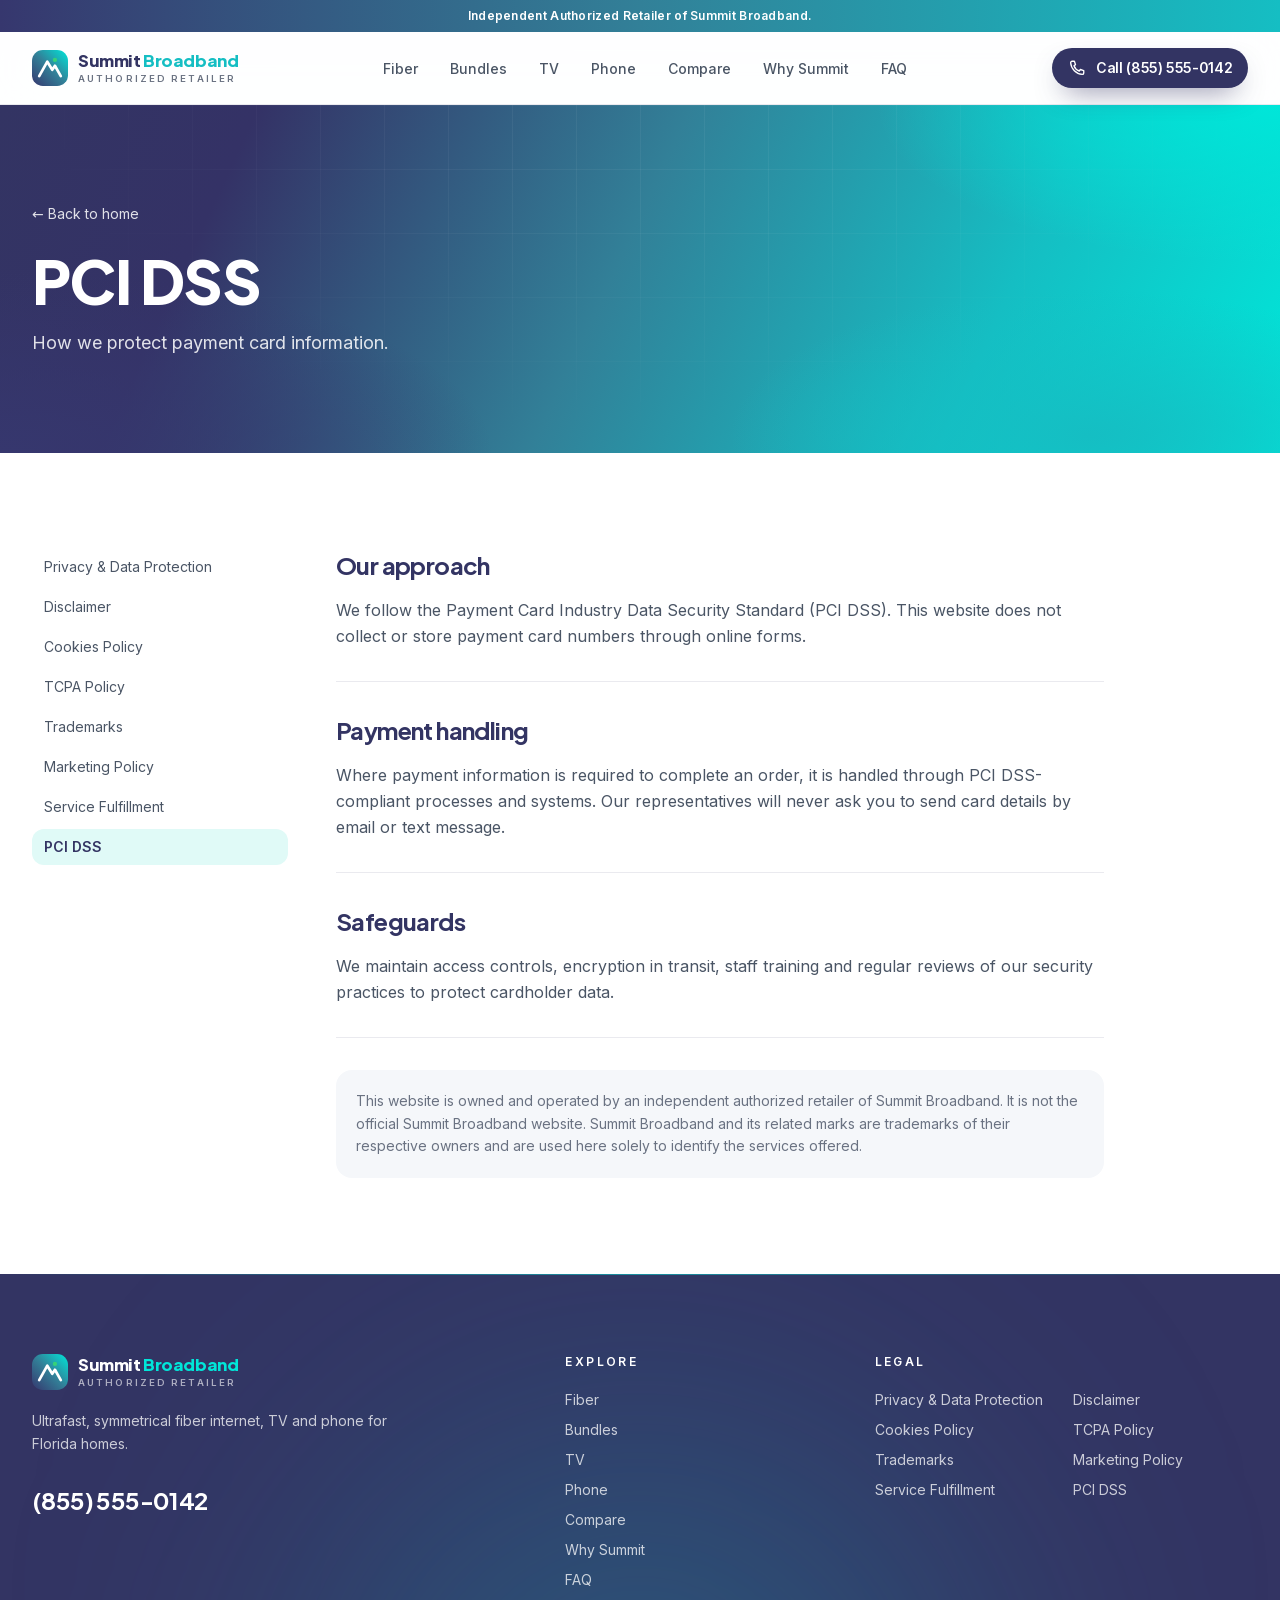
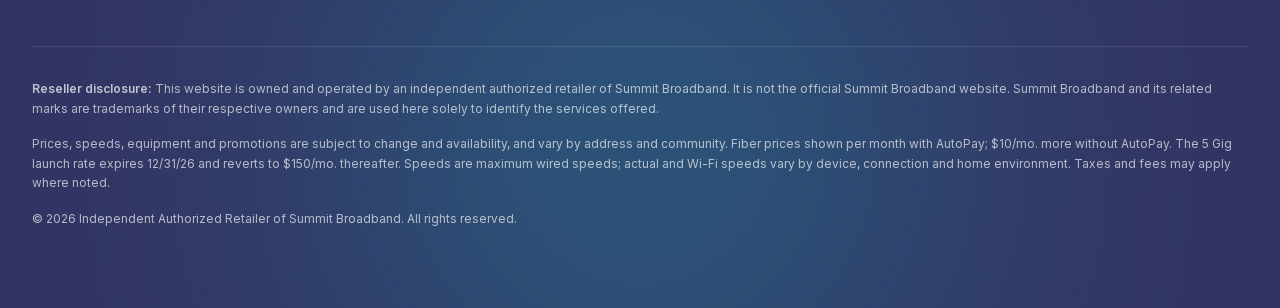
<file: legal/pci-dss.html>
<!DOCTYPE html><html lang="en" class="plus_jakarta_sans_ae9f63ae-module__MwMxEq__variable inter_c15e96cb-module__0bjUvq__variable"><head><meta charSet="utf-8"/><meta name="viewport" content="width=device-width, initial-scale=1"/><link rel="preload" href="../assets/media/83afe278b6a6bb3c-s.p.2bn3s6zvc0dyp.woff2" as="font" crossorigin="" type="font/woff2"/><link rel="preload" href="../assets/media/fba5a26ea33df6a3-s.p.18rizl4rsrl42.woff2" as="font" crossorigin="" type="font/woff2"/><link rel="stylesheet" href="../assets/css/0z31hez1njm2g.css" data-precedence="next"/><meta name="theme-color" content="#333463"/><title>PCI DSS | Summit Broadband Authorized Retailer</title><meta name="description" content="How we protect payment card information."/><meta property="og:title" content="Summit Broadband Fiber Internet, TV &amp; Phone | Authorized Retailer"/><meta property="og:description" content="Order Summit Broadband 100% fiber internet in Florida — symmetrical speeds from 500 Mbps to 5 Gig, no contracts, price lock and free installation. Plus SBB TV, Summit Stream and Home Phone."/><meta property="og:type" content="website"/><meta name="twitter:card" content="summary"/><meta name="twitter:title" content="Summit Broadband Fiber Internet, TV &amp; Phone | Authorized Retailer"/><meta name="twitter:description" content="Order Summit Broadband 100% fiber internet in Florida — symmetrical speeds from 500 Mbps to 5 Gig, no contracts, price lock and free installation. Plus SBB TV, Summit Stream and Home Phone."/><link rel="icon" href="../assets/media/icon.svg" sizes="any" type="image/svg+xml"/><meta name="next-size-adjust" content=""/><script>document.documentElement.classList.add('js')</script></head><body><a href="#main" class="sr-only focus:not-sr-only focus:fixed focus:top-3 focus:left-3 focus:z-[100] focus:rounded-full focus:bg-white focus:px-4 focus:py-2 focus:text-summit">Skip to content</a><div class="sticky top-0 z-50"><div class="bg-summit-gradient text-center text-[0.72rem] font-semibold tracking-wide text-white sm:text-xs"><p class="container-lux py-2">Independent Authorized Retailer of Summit Broadband.</p></div><header class="border-b border-summit/10 bg-white/90 backdrop-blur-xl transition-shadow duration-500 "><div class="container-lux flex h-[4.5rem] items-center justify-between gap-6"><a aria-label="Summit Broadband Authorized Retailer home" href="../index.html#top"><span class="flex items-center gap-2.5 "><svg width="36" height="36" viewBox="0 0 40 40" aria-hidden="true"><defs><linearGradient id="logo-g-light" x1="0" y1="40" x2="40" y2="0" gradientUnits="userSpaceOnUse"><stop stop-color="#36376E"></stop><stop offset="0.5" stop-color="#328098"></stop><stop offset="1" stop-color="#00E6D9"></stop></linearGradient></defs><rect width="40" height="40" rx="12" fill="url(#logo-g-light)"></rect><path d="M8 29 17 13l5.5 9 3-4.5L32 29" fill="none" stroke="#fff" stroke-width="3" stroke-linecap="round" stroke-linejoin="round"></path><circle cx="25.5" cy="11" r="2.4" fill="#37D178"></circle></svg><span class="leading-none"><span class="block font-display text-[1.05rem] font-extrabold tracking-tight text-summit">Summit <span class="text-teal">Broadband</span></span><span class="mt-1 block text-[0.6rem] font-semibold tracking-[0.22em] uppercase text-muted">Authorized Retailer</span></span></span></a><nav aria-label="Primary" class="hidden lg:block"><ul class="flex items-center gap-1"><li><a href="../index.html#fiber" class="relative rounded-full px-3.5 py-2 text-sm font-medium transition-colors duration-300 text-slate hover:text-summit">Fiber<span class="absolute inset-x-3.5 -bottom-0.5 h-px origin-left bg-gradient-to-r from-teal to-green transition-transform duration-500 scale-x-0"></span></a></li><li><a href="../index.html#bundles" class="relative rounded-full px-3.5 py-2 text-sm font-medium transition-colors duration-300 text-slate hover:text-summit">Bundles<span class="absolute inset-x-3.5 -bottom-0.5 h-px origin-left bg-gradient-to-r from-teal to-green transition-transform duration-500 scale-x-0"></span></a></li><li><a href="../index.html#tv" class="relative rounded-full px-3.5 py-2 text-sm font-medium transition-colors duration-300 text-slate hover:text-summit">TV<span class="absolute inset-x-3.5 -bottom-0.5 h-px origin-left bg-gradient-to-r from-teal to-green transition-transform duration-500 scale-x-0"></span></a></li><li><a href="../index.html#phone" class="relative rounded-full px-3.5 py-2 text-sm font-medium transition-colors duration-300 text-slate hover:text-summit">Phone<span class="absolute inset-x-3.5 -bottom-0.5 h-px origin-left bg-gradient-to-r from-teal to-green transition-transform duration-500 scale-x-0"></span></a></li><li><a href="../index.html#compare" class="relative rounded-full px-3.5 py-2 text-sm font-medium transition-colors duration-300 text-slate hover:text-summit">Compare<span class="absolute inset-x-3.5 -bottom-0.5 h-px origin-left bg-gradient-to-r from-teal to-green transition-transform duration-500 scale-x-0"></span></a></li><li><a href="../index.html#why-summit" class="relative rounded-full px-3.5 py-2 text-sm font-medium transition-colors duration-300 text-slate hover:text-summit">Why Summit<span class="absolute inset-x-3.5 -bottom-0.5 h-px origin-left bg-gradient-to-r from-teal to-green transition-transform duration-500 scale-x-0"></span></a></li><li><a href="../index.html#faq" class="relative rounded-full px-3.5 py-2 text-sm font-medium transition-colors duration-300 text-slate hover:text-summit">FAQ<span class="absolute inset-x-3.5 -bottom-0.5 h-px origin-left bg-gradient-to-r from-teal to-green transition-transform duration-500 scale-x-0"></span></a></li></ul></nav><div class="flex items-center gap-3"><div class="hidden sm:block"><span class="magnetic "><a href="tel:+18555550142" class="group inline-flex items-center justify-center gap-2.5 rounded-full font-semibold tracking-tight transition-colors duration-300 h-10 px-4 text-sm bg-summit text-white shadow-[0_12px_28px_-12px_rgba(51,52,99,0.75)] hover:bg-ocean  "><svg width="18" height="18" viewBox="0 0 24 24" fill="none" aria-hidden="true" class="shrink-0 transition-transform duration-500 group-hover:-rotate-12"><path d="M5.5 3h3l1.5 4.5-2 1.5a11 11 0 0 0 7 7l1.5-2 4.5 1.5v3a2 2 0 0 1-2 2A17 17 0 0 1 3.5 5a2 2 0 0 1 2-2Z" stroke="currentColor" stroke-width="1.8" stroke-linejoin="round"></path></svg>Call (855) 555-0142</a></span></div><button type="button" class="grid size-10 place-items-center rounded-full border border-summit/15 text-summit lg:hidden" aria-expanded="false" aria-controls="mobile-nav" aria-label="Open menu"><svg width="18" height="18" viewBox="0 0 24 24" fill="none" aria-hidden="true"><path d="M4 7h16M4 12h16M4 17h10" stroke="currentColor" stroke-width="1.8" stroke-linecap="round"></path></svg></button></div></div><div id="mobile-nav" class="overflow-hidden border-t border-summit/10 transition-[max-height,opacity] duration-500 lg:hidden max-h-0 opacity-0"><nav aria-label="Mobile" class="container-lux py-4"><ul class="grid gap-1"><li><a href="../index.html#fiber" class="block rounded-xl px-3 py-3 font-display text-lg font-semibold text-summit hover:bg-ice">Fiber</a></li><li><a href="../index.html#bundles" class="block rounded-xl px-3 py-3 font-display text-lg font-semibold text-summit hover:bg-ice">Bundles</a></li><li><a href="../index.html#tv" class="block rounded-xl px-3 py-3 font-display text-lg font-semibold text-summit hover:bg-ice">TV</a></li><li><a href="../index.html#phone" class="block rounded-xl px-3 py-3 font-display text-lg font-semibold text-summit hover:bg-ice">Phone</a></li><li><a href="../index.html#compare" class="block rounded-xl px-3 py-3 font-display text-lg font-semibold text-summit hover:bg-ice">Compare</a></li><li><a href="../index.html#why-summit" class="block rounded-xl px-3 py-3 font-display text-lg font-semibold text-summit hover:bg-ice">Why Summit</a></li><li><a href="../index.html#faq" class="block rounded-xl px-3 py-3 font-display text-lg font-semibold text-summit hover:bg-ice">FAQ</a></li></ul><div class="mt-4 pb-2"><span class="magnetic w-full"><a href="tel:+18555550142" class="group inline-flex items-center justify-center gap-2.5 rounded-full font-semibold tracking-tight transition-colors duration-300 h-12 px-6 text-[0.95rem] bg-summit text-white shadow-[0_12px_28px_-12px_rgba(51,52,99,0.75)] hover:bg-ocean w-full "><svg width="18" height="18" viewBox="0 0 24 24" fill="none" aria-hidden="true" class="shrink-0 transition-transform duration-500 group-hover:-rotate-12"><path d="M5.5 3h3l1.5 4.5-2 1.5a11 11 0 0 0 7 7l1.5-2 4.5 1.5v3a2 2 0 0 1-2 2A17 17 0 0 1 3.5 5a2 2 0 0 1 2-2Z" stroke="currentColor" stroke-width="1.8" stroke-linejoin="round"></path></svg>Call (855) 555-0142</a></span></div></nav></div></header></div><main id="main"><section class="relative overflow-hidden bg-summit-mesh text-white"><div aria-hidden="true" class="absolute inset-0 bg-grid [mask-image:radial-gradient(ellipse_at_top,#000_20%,transparent_70%)]"></div><div class="container-lux relative py-16 lg:py-24"><a class="text-sm text-white/85 transition-colors hover:text-white" href="../index.html">← Back to home</a><h1 class="mt-6 text-[clamp(2.2rem,5vw,3.8rem)] leading-[1.05] font-extrabold text-white">PCI DSS</h1><p class="mt-4 max-w-2xl text-lg text-white/85">How we protect payment card information.</p></div></section><div class="bg-white py-16 lg:py-24"><div class="container-lux grid gap-12 lg:grid-cols-[16rem_1fr]"><nav aria-label="Legal pages" class="lg:sticky lg:top-36 lg:self-start"><ul class="grid gap-1 text-sm"><li><a class="block rounded-xl px-3 py-2 transition-colors text-slate hover:bg-cloud hover:text-summit" href="../legal/privacy.html">Privacy &amp; Data Protection</a></li><li><a class="block rounded-xl px-3 py-2 transition-colors text-slate hover:bg-cloud hover:text-summit" href="../legal/disclaimer.html">Disclaimer</a></li><li><a class="block rounded-xl px-3 py-2 transition-colors text-slate hover:bg-cloud hover:text-summit" href="../legal/cookies.html">Cookies Policy</a></li><li><a class="block rounded-xl px-3 py-2 transition-colors text-slate hover:bg-cloud hover:text-summit" href="../legal/tcpa.html">TCPA Policy</a></li><li><a class="block rounded-xl px-3 py-2 transition-colors text-slate hover:bg-cloud hover:text-summit" href="../legal/trademarks.html">Trademarks</a></li><li><a class="block rounded-xl px-3 py-2 transition-colors text-slate hover:bg-cloud hover:text-summit" href="../legal/marketing.html">Marketing Policy</a></li><li><a class="block rounded-xl px-3 py-2 transition-colors text-slate hover:bg-cloud hover:text-summit" href="../legal/service-fulfillment.html">Service Fulfillment</a></li><li><a aria-current="page" class="block rounded-xl px-3 py-2 transition-colors bg-ice font-semibold text-summit" href="../legal/pci-dss.html">PCI DSS</a></li></ul></nav><article class="max-w-3xl"><section class="border-b border-summit/10 py-8 first:pt-0 last:border-0"><h2 class="text-2xl font-bold">Our approach</h2><p class="mt-4 leading-relaxed text-slate">We follow the Payment Card Industry Data Security Standard (PCI DSS). This website does not collect or store payment card numbers through online forms.</p></section><section class="border-b border-summit/10 py-8 first:pt-0 last:border-0"><h2 class="text-2xl font-bold">Payment handling</h2><p class="mt-4 leading-relaxed text-slate">Where payment information is required to complete an order, it is handled through PCI DSS-compliant processes and systems. Our representatives will never ask you to send card details by email or text message.</p></section><section class="border-b border-summit/10 py-8 first:pt-0 last:border-0"><h2 class="text-2xl font-bold">Safeguards</h2><p class="mt-4 leading-relaxed text-slate">We maintain access controls, encryption in transit, staff training and regular reviews of our security practices to protect cardholder data.</p></section><p class="mt-8 rounded-2xl bg-cloud p-5 text-sm leading-relaxed text-muted">This website is owned and operated by an independent authorized retailer of Summit Broadband. It is not the official Summit Broadband website. Summit Broadband and its related marks are trademarks of their respective owners and are used here solely to identify the services offered.</p></article></div></div><!--$--><!--/$--></main><footer class="relative overflow-hidden bg-summit text-white/75"><div aria-hidden="true" class="absolute inset-x-0 top-0 h-px bg-gradient-to-r from-transparent via-cyan/50 to-transparent"></div><div aria-hidden="true" class="pointer-events-none absolute -bottom-40 left-1/2 size-[40rem] -translate-x-1/2 rounded-full bg-teal/25 blur-[140px]"></div><div class="container-lux relative py-16 lg:py-20"><div class="grid gap-12 lg:grid-cols-[1.3fr_0.7fr_1fr]"><div><span class="flex items-center gap-2.5 "><svg width="36" height="36" viewBox="0 0 40 40" aria-hidden="true"><defs><linearGradient id="logo-g-onDark" x1="0" y1="40" x2="40" y2="0" gradientUnits="userSpaceOnUse"><stop stop-color="#36376E"></stop><stop offset="0.5" stop-color="#328098"></stop><stop offset="1" stop-color="#00E6D9"></stop></linearGradient></defs><rect width="40" height="40" rx="12" fill="url(#logo-g-onDark)"></rect><path d="M8 29 17 13l5.5 9 3-4.5L32 29" fill="none" stroke="#fff" stroke-width="3" stroke-linecap="round" stroke-linejoin="round"></path><circle cx="25.5" cy="11" r="2.4" fill="#37D178"></circle></svg><span class="leading-none"><span class="block font-display text-[1.05rem] font-extrabold tracking-tight text-white">Summit <span class="text-cyan">Broadband</span></span><span class="mt-1 block text-[0.6rem] font-semibold tracking-[0.22em] uppercase text-white/60">Authorized Retailer</span></span></span><p class="mt-5 max-w-sm text-sm leading-relaxed">Ultrafast, symmetrical fiber internet, TV and phone for Florida homes.</p><span class="magnetic mt-7"><a href="tel:+18555550142" class="font-display text-2xl font-bold tracking-tight text-white transition-colors hover:text-cyan">(855) 555-0142</a></span></div><nav aria-label="Services"><p class="text-xs font-semibold tracking-[0.2em] text-white uppercase">Explore</p><ul class="mt-5 grid gap-2.5 text-sm"><li><a href="../index.html#fiber" class="transition-colors hover:text-white">Fiber</a></li><li><a href="../index.html#bundles" class="transition-colors hover:text-white">Bundles</a></li><li><a href="../index.html#tv" class="transition-colors hover:text-white">TV</a></li><li><a href="../index.html#phone" class="transition-colors hover:text-white">Phone</a></li><li><a href="../index.html#compare" class="transition-colors hover:text-white">Compare</a></li><li><a href="../index.html#why-summit" class="transition-colors hover:text-white">Why Summit</a></li><li><a href="../index.html#faq" class="transition-colors hover:text-white">FAQ</a></li></ul></nav><nav aria-label="Legal"><p class="text-xs font-semibold tracking-[0.2em] text-white uppercase">Legal</p><ul class="mt-5 grid grid-cols-2 gap-x-6 gap-y-2.5 text-sm"><li><a class="transition-colors hover:text-white" href="../legal/privacy.html">Privacy &amp; Data Protection</a></li><li><a class="transition-colors hover:text-white" href="../legal/disclaimer.html">Disclaimer</a></li><li><a class="transition-colors hover:text-white" href="../legal/cookies.html">Cookies Policy</a></li><li><a class="transition-colors hover:text-white" href="../legal/tcpa.html">TCPA Policy</a></li><li><a class="transition-colors hover:text-white" href="../legal/trademarks.html">Trademarks</a></li><li><a class="transition-colors hover:text-white" href="../legal/marketing.html">Marketing Policy</a></li><li><a class="transition-colors hover:text-white" href="../legal/service-fulfillment.html">Service Fulfillment</a></li><li><a class="transition-colors hover:text-white" href="../legal/pci-dss.html">PCI DSS</a></li></ul></nav></div><div class="mt-14 space-y-4 border-t border-white/10 pt-8 text-xs leading-relaxed text-white/65"><p><strong class="font-semibold text-white/70">Reseller disclosure: </strong>This website is owned and operated by an independent authorized retailer of Summit Broadband. It is not the official Summit Broadband website. Summit Broadband and its related marks are trademarks of their respective owners and are used here solely to identify the services offered.</p><p>Prices, speeds, equipment and promotions are subject to change and availability, and vary by address and community. Fiber prices shown per month with AutoPay; $10/mo. more without AutoPay. The 5 Gig launch rate expires 12/31/26 and reverts to $150/mo. thereafter. Speeds are maximum wired speeds; actual and Wi-Fi speeds vary by device, connection and home environment. Taxes and fees may apply where noted.</p><p>© <!-- -->2026<!-- --> Independent Authorized Retailer of Summit Broadband. All rights reserved.</p></div></div></footer><script src="../assets/js/lenis.min.53195c9797.js"></script><script src="../assets/js/site.a6973bcea3.js"></script></body></html>
</file>
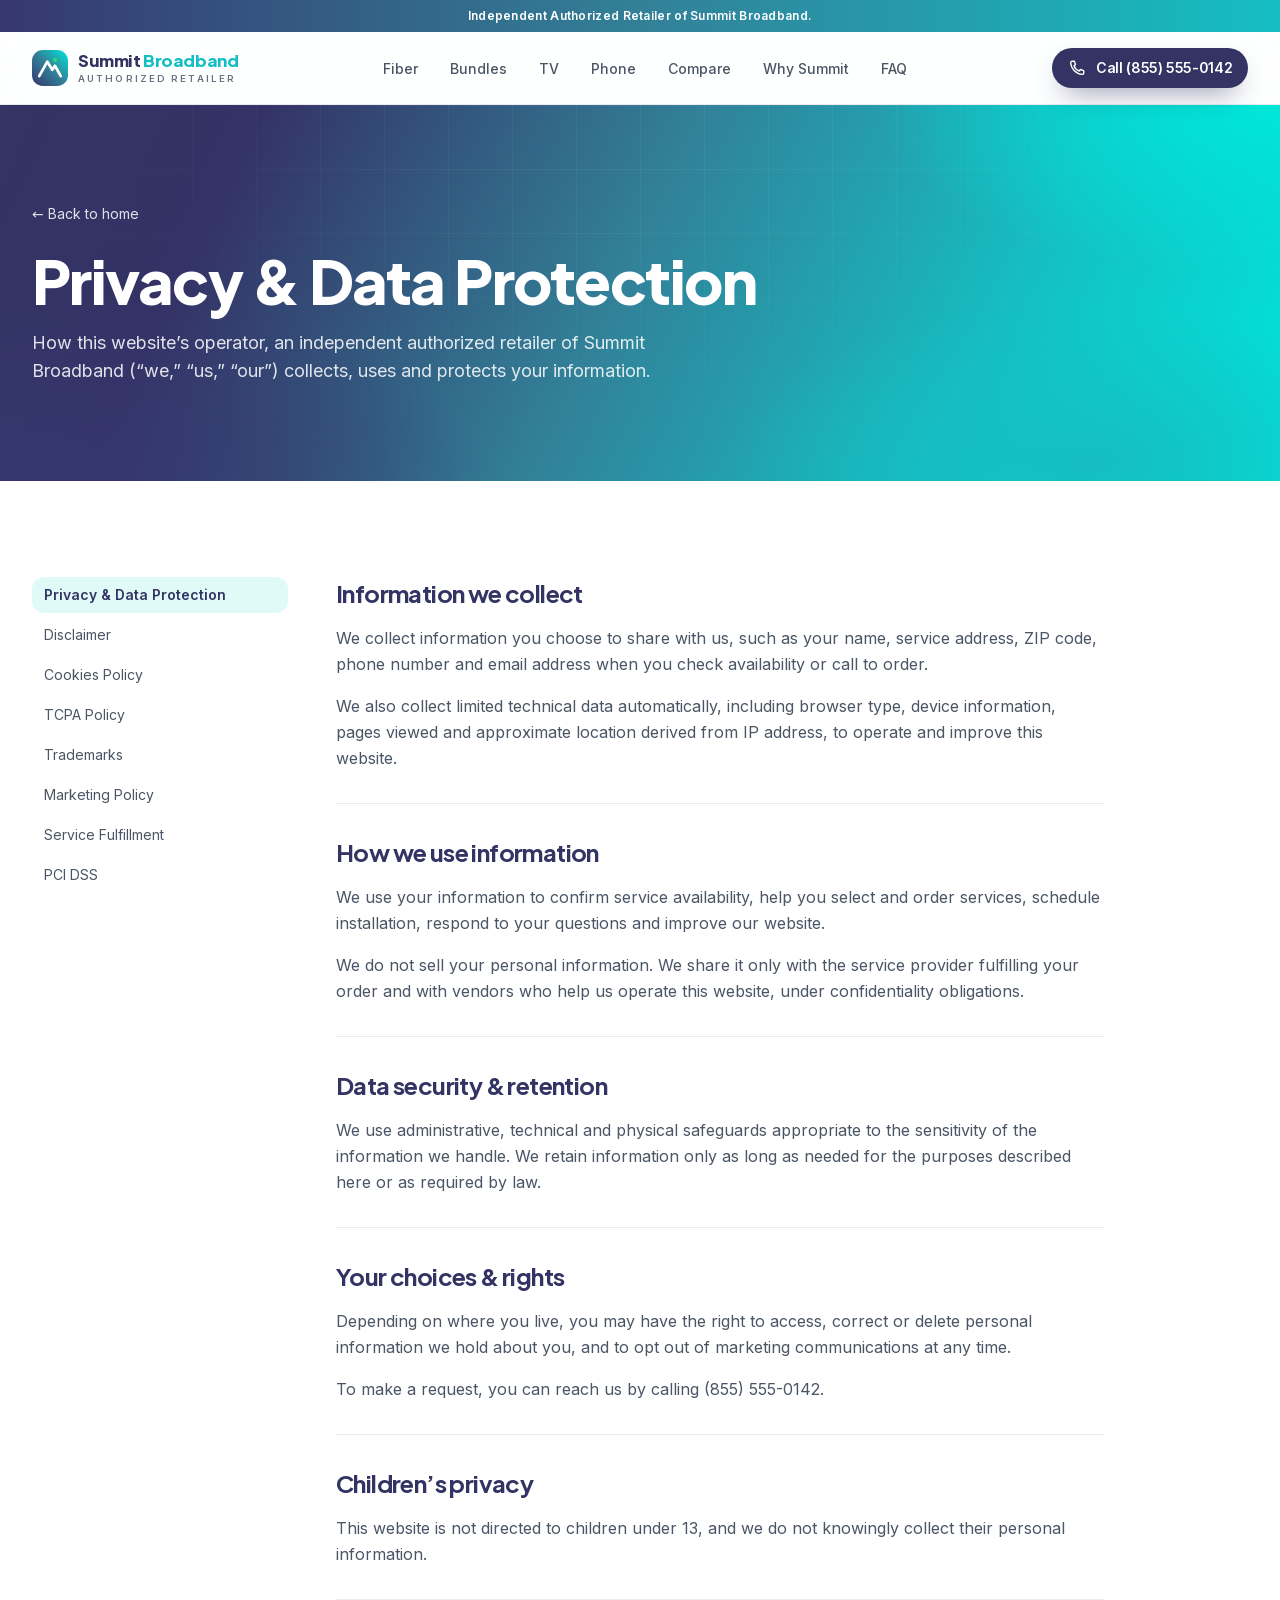
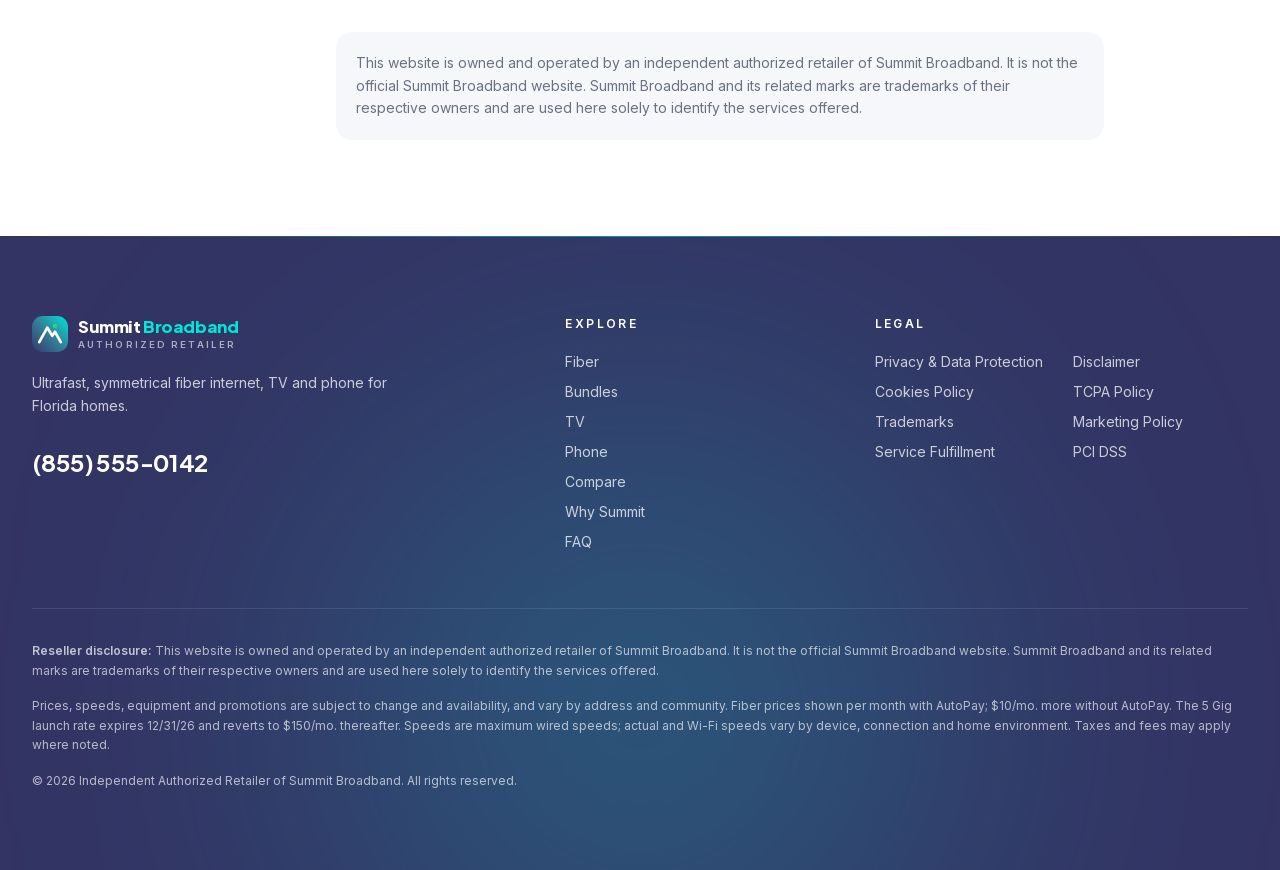
<file: legal/privacy.html>
<!DOCTYPE html><html lang="en" class="plus_jakarta_sans_ae9f63ae-module__MwMxEq__variable inter_c15e96cb-module__0bjUvq__variable"><head><meta charSet="utf-8"/><meta name="viewport" content="width=device-width, initial-scale=1"/><link rel="preload" href="../assets/media/83afe278b6a6bb3c-s.p.2bn3s6zvc0dyp.woff2" as="font" crossorigin="" type="font/woff2"/><link rel="preload" href="../assets/media/fba5a26ea33df6a3-s.p.18rizl4rsrl42.woff2" as="font" crossorigin="" type="font/woff2"/><link rel="stylesheet" href="../assets/css/0z31hez1njm2g.css" data-precedence="next"/><meta name="theme-color" content="#333463"/><title>Privacy &amp; Data Protection | Summit Broadband Authorized Retailer</title><meta name="description" content="How this website’s operator, an independent authorized retailer of Summit Broadband (“we,” “us,” “our”) collects, uses and protects your information."/><meta property="og:title" content="Summit Broadband Fiber Internet, TV &amp; Phone | Authorized Retailer"/><meta property="og:description" content="Order Summit Broadband 100% fiber internet in Florida — symmetrical speeds from 500 Mbps to 5 Gig, no contracts, price lock and free installation. Plus SBB TV, Summit Stream and Home Phone."/><meta property="og:type" content="website"/><meta name="twitter:card" content="summary"/><meta name="twitter:title" content="Summit Broadband Fiber Internet, TV &amp; Phone | Authorized Retailer"/><meta name="twitter:description" content="Order Summit Broadband 100% fiber internet in Florida — symmetrical speeds from 500 Mbps to 5 Gig, no contracts, price lock and free installation. Plus SBB TV, Summit Stream and Home Phone."/><link rel="icon" href="../assets/media/icon.svg" sizes="any" type="image/svg+xml"/><meta name="next-size-adjust" content=""/><script>document.documentElement.classList.add('js')</script></head><body><a href="#main" class="sr-only focus:not-sr-only focus:fixed focus:top-3 focus:left-3 focus:z-[100] focus:rounded-full focus:bg-white focus:px-4 focus:py-2 focus:text-summit">Skip to content</a><div class="sticky top-0 z-50"><div class="bg-summit-gradient text-center text-[0.72rem] font-semibold tracking-wide text-white sm:text-xs"><p class="container-lux py-2">Independent Authorized Retailer of Summit Broadband.</p></div><header class="border-b border-summit/10 bg-white/90 backdrop-blur-xl transition-shadow duration-500 "><div class="container-lux flex h-[4.5rem] items-center justify-between gap-6"><a aria-label="Summit Broadband Authorized Retailer home" href="../index.html#top"><span class="flex items-center gap-2.5 "><svg width="36" height="36" viewBox="0 0 40 40" aria-hidden="true"><defs><linearGradient id="logo-g-light" x1="0" y1="40" x2="40" y2="0" gradientUnits="userSpaceOnUse"><stop stop-color="#36376E"></stop><stop offset="0.5" stop-color="#328098"></stop><stop offset="1" stop-color="#00E6D9"></stop></linearGradient></defs><rect width="40" height="40" rx="12" fill="url(#logo-g-light)"></rect><path d="M8 29 17 13l5.5 9 3-4.5L32 29" fill="none" stroke="#fff" stroke-width="3" stroke-linecap="round" stroke-linejoin="round"></path><circle cx="25.5" cy="11" r="2.4" fill="#37D178"></circle></svg><span class="leading-none"><span class="block font-display text-[1.05rem] font-extrabold tracking-tight text-summit">Summit <span class="text-teal">Broadband</span></span><span class="mt-1 block text-[0.6rem] font-semibold tracking-[0.22em] uppercase text-muted">Authorized Retailer</span></span></span></a><nav aria-label="Primary" class="hidden lg:block"><ul class="flex items-center gap-1"><li><a href="../index.html#fiber" class="relative rounded-full px-3.5 py-2 text-sm font-medium transition-colors duration-300 text-slate hover:text-summit">Fiber<span class="absolute inset-x-3.5 -bottom-0.5 h-px origin-left bg-gradient-to-r from-teal to-green transition-transform duration-500 scale-x-0"></span></a></li><li><a href="../index.html#bundles" class="relative rounded-full px-3.5 py-2 text-sm font-medium transition-colors duration-300 text-slate hover:text-summit">Bundles<span class="absolute inset-x-3.5 -bottom-0.5 h-px origin-left bg-gradient-to-r from-teal to-green transition-transform duration-500 scale-x-0"></span></a></li><li><a href="../index.html#tv" class="relative rounded-full px-3.5 py-2 text-sm font-medium transition-colors duration-300 text-slate hover:text-summit">TV<span class="absolute inset-x-3.5 -bottom-0.5 h-px origin-left bg-gradient-to-r from-teal to-green transition-transform duration-500 scale-x-0"></span></a></li><li><a href="../index.html#phone" class="relative rounded-full px-3.5 py-2 text-sm font-medium transition-colors duration-300 text-slate hover:text-summit">Phone<span class="absolute inset-x-3.5 -bottom-0.5 h-px origin-left bg-gradient-to-r from-teal to-green transition-transform duration-500 scale-x-0"></span></a></li><li><a href="../index.html#compare" class="relative rounded-full px-3.5 py-2 text-sm font-medium transition-colors duration-300 text-slate hover:text-summit">Compare<span class="absolute inset-x-3.5 -bottom-0.5 h-px origin-left bg-gradient-to-r from-teal to-green transition-transform duration-500 scale-x-0"></span></a></li><li><a href="../index.html#why-summit" class="relative rounded-full px-3.5 py-2 text-sm font-medium transition-colors duration-300 text-slate hover:text-summit">Why Summit<span class="absolute inset-x-3.5 -bottom-0.5 h-px origin-left bg-gradient-to-r from-teal to-green transition-transform duration-500 scale-x-0"></span></a></li><li><a href="../index.html#faq" class="relative rounded-full px-3.5 py-2 text-sm font-medium transition-colors duration-300 text-slate hover:text-summit">FAQ<span class="absolute inset-x-3.5 -bottom-0.5 h-px origin-left bg-gradient-to-r from-teal to-green transition-transform duration-500 scale-x-0"></span></a></li></ul></nav><div class="flex items-center gap-3"><div class="hidden sm:block"><span class="magnetic "><a href="tel:+18555550142" class="group inline-flex items-center justify-center gap-2.5 rounded-full font-semibold tracking-tight transition-colors duration-300 h-10 px-4 text-sm bg-summit text-white shadow-[0_12px_28px_-12px_rgba(51,52,99,0.75)] hover:bg-ocean  "><svg width="18" height="18" viewBox="0 0 24 24" fill="none" aria-hidden="true" class="shrink-0 transition-transform duration-500 group-hover:-rotate-12"><path d="M5.5 3h3l1.5 4.5-2 1.5a11 11 0 0 0 7 7l1.5-2 4.5 1.5v3a2 2 0 0 1-2 2A17 17 0 0 1 3.5 5a2 2 0 0 1 2-2Z" stroke="currentColor" stroke-width="1.8" stroke-linejoin="round"></path></svg>Call (855) 555-0142</a></span></div><button type="button" class="grid size-10 place-items-center rounded-full border border-summit/15 text-summit lg:hidden" aria-expanded="false" aria-controls="mobile-nav" aria-label="Open menu"><svg width="18" height="18" viewBox="0 0 24 24" fill="none" aria-hidden="true"><path d="M4 7h16M4 12h16M4 17h10" stroke="currentColor" stroke-width="1.8" stroke-linecap="round"></path></svg></button></div></div><div id="mobile-nav" class="overflow-hidden border-t border-summit/10 transition-[max-height,opacity] duration-500 lg:hidden max-h-0 opacity-0"><nav aria-label="Mobile" class="container-lux py-4"><ul class="grid gap-1"><li><a href="../index.html#fiber" class="block rounded-xl px-3 py-3 font-display text-lg font-semibold text-summit hover:bg-ice">Fiber</a></li><li><a href="../index.html#bundles" class="block rounded-xl px-3 py-3 font-display text-lg font-semibold text-summit hover:bg-ice">Bundles</a></li><li><a href="../index.html#tv" class="block rounded-xl px-3 py-3 font-display text-lg font-semibold text-summit hover:bg-ice">TV</a></li><li><a href="../index.html#phone" class="block rounded-xl px-3 py-3 font-display text-lg font-semibold text-summit hover:bg-ice">Phone</a></li><li><a href="../index.html#compare" class="block rounded-xl px-3 py-3 font-display text-lg font-semibold text-summit hover:bg-ice">Compare</a></li><li><a href="../index.html#why-summit" class="block rounded-xl px-3 py-3 font-display text-lg font-semibold text-summit hover:bg-ice">Why Summit</a></li><li><a href="../index.html#faq" class="block rounded-xl px-3 py-3 font-display text-lg font-semibold text-summit hover:bg-ice">FAQ</a></li></ul><div class="mt-4 pb-2"><span class="magnetic w-full"><a href="tel:+18555550142" class="group inline-flex items-center justify-center gap-2.5 rounded-full font-semibold tracking-tight transition-colors duration-300 h-12 px-6 text-[0.95rem] bg-summit text-white shadow-[0_12px_28px_-12px_rgba(51,52,99,0.75)] hover:bg-ocean w-full "><svg width="18" height="18" viewBox="0 0 24 24" fill="none" aria-hidden="true" class="shrink-0 transition-transform duration-500 group-hover:-rotate-12"><path d="M5.5 3h3l1.5 4.5-2 1.5a11 11 0 0 0 7 7l1.5-2 4.5 1.5v3a2 2 0 0 1-2 2A17 17 0 0 1 3.5 5a2 2 0 0 1 2-2Z" stroke="currentColor" stroke-width="1.8" stroke-linejoin="round"></path></svg>Call (855) 555-0142</a></span></div></nav></div></header></div><main id="main"><section class="relative overflow-hidden bg-summit-mesh text-white"><div aria-hidden="true" class="absolute inset-0 bg-grid [mask-image:radial-gradient(ellipse_at_top,#000_20%,transparent_70%)]"></div><div class="container-lux relative py-16 lg:py-24"><a class="text-sm text-white/85 transition-colors hover:text-white" href="../index.html">← Back to home</a><h1 class="mt-6 text-[clamp(2.2rem,5vw,3.8rem)] leading-[1.05] font-extrabold text-white">Privacy &amp; Data Protection</h1><p class="mt-4 max-w-2xl text-lg text-white/85">How this website’s operator, an independent authorized retailer of Summit Broadband (“we,” “us,” “our”) collects, uses and protects your information.</p></div></section><div class="bg-white py-16 lg:py-24"><div class="container-lux grid gap-12 lg:grid-cols-[16rem_1fr]"><nav aria-label="Legal pages" class="lg:sticky lg:top-36 lg:self-start"><ul class="grid gap-1 text-sm"><li><a aria-current="page" class="block rounded-xl px-3 py-2 transition-colors bg-ice font-semibold text-summit" href="../legal/privacy.html">Privacy &amp; Data Protection</a></li><li><a class="block rounded-xl px-3 py-2 transition-colors text-slate hover:bg-cloud hover:text-summit" href="../legal/disclaimer.html">Disclaimer</a></li><li><a class="block rounded-xl px-3 py-2 transition-colors text-slate hover:bg-cloud hover:text-summit" href="../legal/cookies.html">Cookies Policy</a></li><li><a class="block rounded-xl px-3 py-2 transition-colors text-slate hover:bg-cloud hover:text-summit" href="../legal/tcpa.html">TCPA Policy</a></li><li><a class="block rounded-xl px-3 py-2 transition-colors text-slate hover:bg-cloud hover:text-summit" href="../legal/trademarks.html">Trademarks</a></li><li><a class="block rounded-xl px-3 py-2 transition-colors text-slate hover:bg-cloud hover:text-summit" href="../legal/marketing.html">Marketing Policy</a></li><li><a class="block rounded-xl px-3 py-2 transition-colors text-slate hover:bg-cloud hover:text-summit" href="../legal/service-fulfillment.html">Service Fulfillment</a></li><li><a class="block rounded-xl px-3 py-2 transition-colors text-slate hover:bg-cloud hover:text-summit" href="../legal/pci-dss.html">PCI DSS</a></li></ul></nav><article class="max-w-3xl"><section class="border-b border-summit/10 py-8 first:pt-0 last:border-0"><h2 class="text-2xl font-bold">Information we collect</h2><p class="mt-4 leading-relaxed text-slate">We collect information you choose to share with us, such as your name, service address, ZIP code, phone number and email address when you check availability or call to order.</p><p class="mt-4 leading-relaxed text-slate">We also collect limited technical data automatically, including browser type, device information, pages viewed and approximate location derived from IP address, to operate and improve this website.</p></section><section class="border-b border-summit/10 py-8 first:pt-0 last:border-0"><h2 class="text-2xl font-bold">How we use information</h2><p class="mt-4 leading-relaxed text-slate">We use your information to confirm service availability, help you select and order services, schedule installation, respond to your questions and improve our website.</p><p class="mt-4 leading-relaxed text-slate">We do not sell your personal information. We share it only with the service provider fulfilling your order and with vendors who help us operate this website, under confidentiality obligations.</p></section><section class="border-b border-summit/10 py-8 first:pt-0 last:border-0"><h2 class="text-2xl font-bold">Data security &amp; retention</h2><p class="mt-4 leading-relaxed text-slate">We use administrative, technical and physical safeguards appropriate to the sensitivity of the information we handle. We retain information only as long as needed for the purposes described here or as required by law.</p></section><section class="border-b border-summit/10 py-8 first:pt-0 last:border-0"><h2 class="text-2xl font-bold">Your choices &amp; rights</h2><p class="mt-4 leading-relaxed text-slate">Depending on where you live, you may have the right to access, correct or delete personal information we hold about you, and to opt out of marketing communications at any time.</p><p class="mt-4 leading-relaxed text-slate">To make a request, you can reach us by calling (855) 555-0142.</p></section><section class="border-b border-summit/10 py-8 first:pt-0 last:border-0"><h2 class="text-2xl font-bold">Children’s privacy</h2><p class="mt-4 leading-relaxed text-slate">This website is not directed to children under 13, and we do not knowingly collect their personal information.</p></section><p class="mt-8 rounded-2xl bg-cloud p-5 text-sm leading-relaxed text-muted">This website is owned and operated by an independent authorized retailer of Summit Broadband. It is not the official Summit Broadband website. Summit Broadband and its related marks are trademarks of their respective owners and are used here solely to identify the services offered.</p></article></div></div><!--$--><!--/$--></main><footer class="relative overflow-hidden bg-summit text-white/75"><div aria-hidden="true" class="absolute inset-x-0 top-0 h-px bg-gradient-to-r from-transparent via-cyan/50 to-transparent"></div><div aria-hidden="true" class="pointer-events-none absolute -bottom-40 left-1/2 size-[40rem] -translate-x-1/2 rounded-full bg-teal/25 blur-[140px]"></div><div class="container-lux relative py-16 lg:py-20"><div class="grid gap-12 lg:grid-cols-[1.3fr_0.7fr_1fr]"><div><span class="flex items-center gap-2.5 "><svg width="36" height="36" viewBox="0 0 40 40" aria-hidden="true"><defs><linearGradient id="logo-g-onDark" x1="0" y1="40" x2="40" y2="0" gradientUnits="userSpaceOnUse"><stop stop-color="#36376E"></stop><stop offset="0.5" stop-color="#328098"></stop><stop offset="1" stop-color="#00E6D9"></stop></linearGradient></defs><rect width="40" height="40" rx="12" fill="url(#logo-g-onDark)"></rect><path d="M8 29 17 13l5.5 9 3-4.5L32 29" fill="none" stroke="#fff" stroke-width="3" stroke-linecap="round" stroke-linejoin="round"></path><circle cx="25.5" cy="11" r="2.4" fill="#37D178"></circle></svg><span class="leading-none"><span class="block font-display text-[1.05rem] font-extrabold tracking-tight text-white">Summit <span class="text-cyan">Broadband</span></span><span class="mt-1 block text-[0.6rem] font-semibold tracking-[0.22em] uppercase text-white/60">Authorized Retailer</span></span></span><p class="mt-5 max-w-sm text-sm leading-relaxed">Ultrafast, symmetrical fiber internet, TV and phone for Florida homes.</p><span class="magnetic mt-7"><a href="tel:+18555550142" class="font-display text-2xl font-bold tracking-tight text-white transition-colors hover:text-cyan">(855) 555-0142</a></span></div><nav aria-label="Services"><p class="text-xs font-semibold tracking-[0.2em] text-white uppercase">Explore</p><ul class="mt-5 grid gap-2.5 text-sm"><li><a href="../index.html#fiber" class="transition-colors hover:text-white">Fiber</a></li><li><a href="../index.html#bundles" class="transition-colors hover:text-white">Bundles</a></li><li><a href="../index.html#tv" class="transition-colors hover:text-white">TV</a></li><li><a href="../index.html#phone" class="transition-colors hover:text-white">Phone</a></li><li><a href="../index.html#compare" class="transition-colors hover:text-white">Compare</a></li><li><a href="../index.html#why-summit" class="transition-colors hover:text-white">Why Summit</a></li><li><a href="../index.html#faq" class="transition-colors hover:text-white">FAQ</a></li></ul></nav><nav aria-label="Legal"><p class="text-xs font-semibold tracking-[0.2em] text-white uppercase">Legal</p><ul class="mt-5 grid grid-cols-2 gap-x-6 gap-y-2.5 text-sm"><li><a class="transition-colors hover:text-white" href="../legal/privacy.html">Privacy &amp; Data Protection</a></li><li><a class="transition-colors hover:text-white" href="../legal/disclaimer.html">Disclaimer</a></li><li><a class="transition-colors hover:text-white" href="../legal/cookies.html">Cookies Policy</a></li><li><a class="transition-colors hover:text-white" href="../legal/tcpa.html">TCPA Policy</a></li><li><a class="transition-colors hover:text-white" href="../legal/trademarks.html">Trademarks</a></li><li><a class="transition-colors hover:text-white" href="../legal/marketing.html">Marketing Policy</a></li><li><a class="transition-colors hover:text-white" href="../legal/service-fulfillment.html">Service Fulfillment</a></li><li><a class="transition-colors hover:text-white" href="../legal/pci-dss.html">PCI DSS</a></li></ul></nav></div><div class="mt-14 space-y-4 border-t border-white/10 pt-8 text-xs leading-relaxed text-white/65"><p><strong class="font-semibold text-white/70">Reseller disclosure: </strong>This website is owned and operated by an independent authorized retailer of Summit Broadband. It is not the official Summit Broadband website. Summit Broadband and its related marks are trademarks of their respective owners and are used here solely to identify the services offered.</p><p>Prices, speeds, equipment and promotions are subject to change and availability, and vary by address and community. Fiber prices shown per month with AutoPay; $10/mo. more without AutoPay. The 5 Gig launch rate expires 12/31/26 and reverts to $150/mo. thereafter. Speeds are maximum wired speeds; actual and Wi-Fi speeds vary by device, connection and home environment. Taxes and fees may apply where noted.</p><p>© <!-- -->2026<!-- --> Independent Authorized Retailer of Summit Broadband. All rights reserved.</p></div></div></footer><script src="../assets/js/lenis.min.53195c9797.js"></script><script src="../assets/js/site.a6973bcea3.js"></script></body></html>
</file>
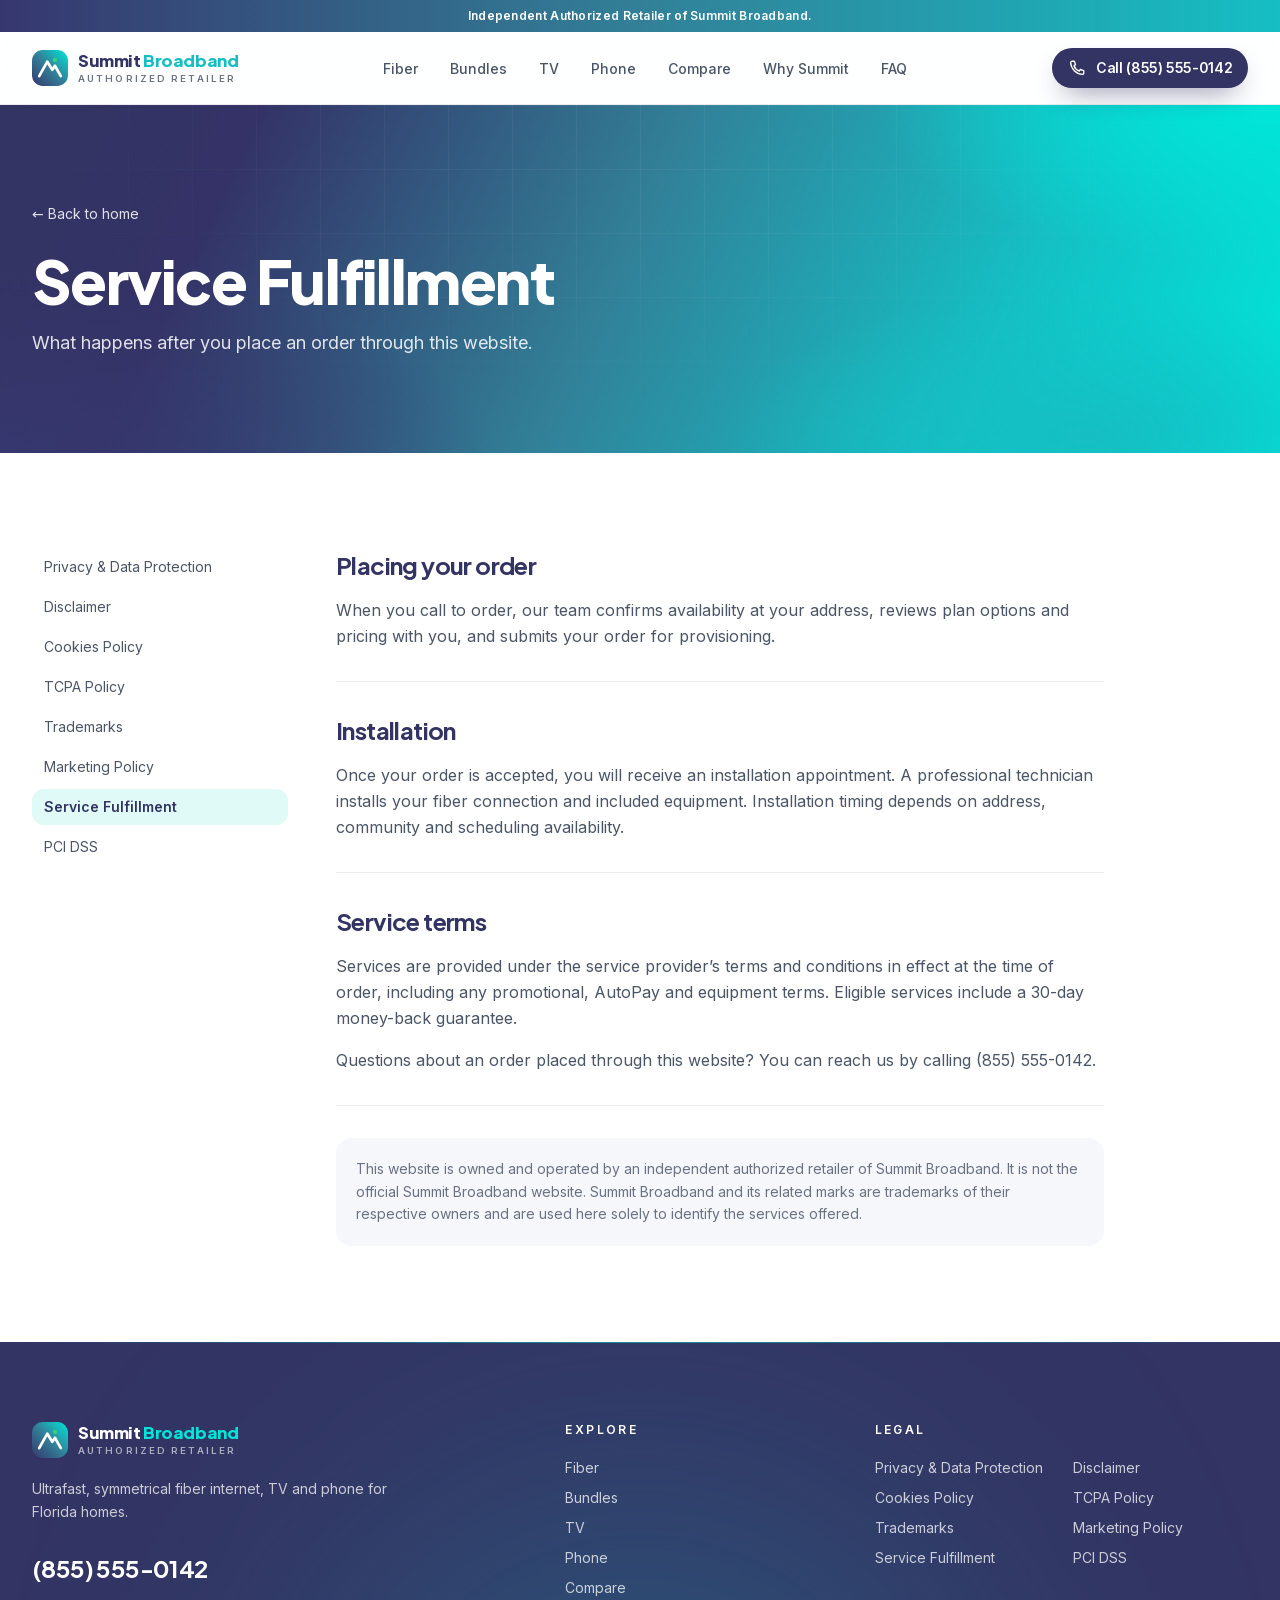
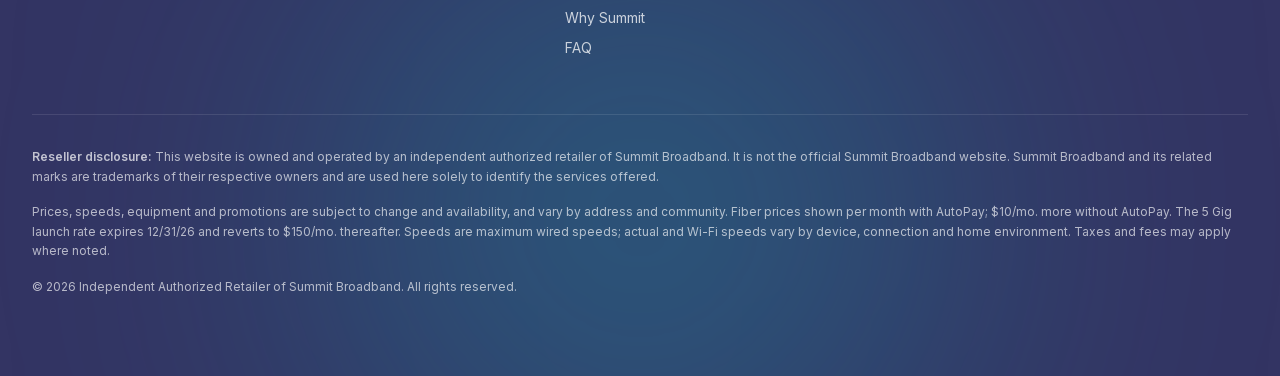
<file: legal/service-fulfillment.html>
<!DOCTYPE html><html lang="en" class="plus_jakarta_sans_ae9f63ae-module__MwMxEq__variable inter_c15e96cb-module__0bjUvq__variable"><head><meta charSet="utf-8"/><meta name="viewport" content="width=device-width, initial-scale=1"/><link rel="preload" href="../assets/media/83afe278b6a6bb3c-s.p.2bn3s6zvc0dyp.woff2" as="font" crossorigin="" type="font/woff2"/><link rel="preload" href="../assets/media/fba5a26ea33df6a3-s.p.18rizl4rsrl42.woff2" as="font" crossorigin="" type="font/woff2"/><link rel="stylesheet" href="../assets/css/0z31hez1njm2g.css" data-precedence="next"/><meta name="theme-color" content="#333463"/><title>Service Fulfillment | Summit Broadband Authorized Retailer</title><meta name="description" content="What happens after you place an order through this website."/><meta property="og:title" content="Summit Broadband Fiber Internet, TV &amp; Phone | Authorized Retailer"/><meta property="og:description" content="Order Summit Broadband 100% fiber internet in Florida — symmetrical speeds from 500 Mbps to 5 Gig, no contracts, price lock and free installation. Plus SBB TV, Summit Stream and Home Phone."/><meta property="og:type" content="website"/><meta name="twitter:card" content="summary"/><meta name="twitter:title" content="Summit Broadband Fiber Internet, TV &amp; Phone | Authorized Retailer"/><meta name="twitter:description" content="Order Summit Broadband 100% fiber internet in Florida — symmetrical speeds from 500 Mbps to 5 Gig, no contracts, price lock and free installation. Plus SBB TV, Summit Stream and Home Phone."/><link rel="icon" href="../assets/media/icon.svg" sizes="any" type="image/svg+xml"/><meta name="next-size-adjust" content=""/><script>document.documentElement.classList.add('js')</script></head><body><a href="#main" class="sr-only focus:not-sr-only focus:fixed focus:top-3 focus:left-3 focus:z-[100] focus:rounded-full focus:bg-white focus:px-4 focus:py-2 focus:text-summit">Skip to content</a><div class="sticky top-0 z-50"><div class="bg-summit-gradient text-center text-[0.72rem] font-semibold tracking-wide text-white sm:text-xs"><p class="container-lux py-2">Independent Authorized Retailer of Summit Broadband.</p></div><header class="border-b border-summit/10 bg-white/90 backdrop-blur-xl transition-shadow duration-500 "><div class="container-lux flex h-[4.5rem] items-center justify-between gap-6"><a aria-label="Summit Broadband Authorized Retailer home" href="../index.html#top"><span class="flex items-center gap-2.5 "><svg width="36" height="36" viewBox="0 0 40 40" aria-hidden="true"><defs><linearGradient id="logo-g-light" x1="0" y1="40" x2="40" y2="0" gradientUnits="userSpaceOnUse"><stop stop-color="#36376E"></stop><stop offset="0.5" stop-color="#328098"></stop><stop offset="1" stop-color="#00E6D9"></stop></linearGradient></defs><rect width="40" height="40" rx="12" fill="url(#logo-g-light)"></rect><path d="M8 29 17 13l5.5 9 3-4.5L32 29" fill="none" stroke="#fff" stroke-width="3" stroke-linecap="round" stroke-linejoin="round"></path><circle cx="25.5" cy="11" r="2.4" fill="#37D178"></circle></svg><span class="leading-none"><span class="block font-display text-[1.05rem] font-extrabold tracking-tight text-summit">Summit <span class="text-teal">Broadband</span></span><span class="mt-1 block text-[0.6rem] font-semibold tracking-[0.22em] uppercase text-muted">Authorized Retailer</span></span></span></a><nav aria-label="Primary" class="hidden lg:block"><ul class="flex items-center gap-1"><li><a href="../index.html#fiber" class="relative rounded-full px-3.5 py-2 text-sm font-medium transition-colors duration-300 text-slate hover:text-summit">Fiber<span class="absolute inset-x-3.5 -bottom-0.5 h-px origin-left bg-gradient-to-r from-teal to-green transition-transform duration-500 scale-x-0"></span></a></li><li><a href="../index.html#bundles" class="relative rounded-full px-3.5 py-2 text-sm font-medium transition-colors duration-300 text-slate hover:text-summit">Bundles<span class="absolute inset-x-3.5 -bottom-0.5 h-px origin-left bg-gradient-to-r from-teal to-green transition-transform duration-500 scale-x-0"></span></a></li><li><a href="../index.html#tv" class="relative rounded-full px-3.5 py-2 text-sm font-medium transition-colors duration-300 text-slate hover:text-summit">TV<span class="absolute inset-x-3.5 -bottom-0.5 h-px origin-left bg-gradient-to-r from-teal to-green transition-transform duration-500 scale-x-0"></span></a></li><li><a href="../index.html#phone" class="relative rounded-full px-3.5 py-2 text-sm font-medium transition-colors duration-300 text-slate hover:text-summit">Phone<span class="absolute inset-x-3.5 -bottom-0.5 h-px origin-left bg-gradient-to-r from-teal to-green transition-transform duration-500 scale-x-0"></span></a></li><li><a href="../index.html#compare" class="relative rounded-full px-3.5 py-2 text-sm font-medium transition-colors duration-300 text-slate hover:text-summit">Compare<span class="absolute inset-x-3.5 -bottom-0.5 h-px origin-left bg-gradient-to-r from-teal to-green transition-transform duration-500 scale-x-0"></span></a></li><li><a href="../index.html#why-summit" class="relative rounded-full px-3.5 py-2 text-sm font-medium transition-colors duration-300 text-slate hover:text-summit">Why Summit<span class="absolute inset-x-3.5 -bottom-0.5 h-px origin-left bg-gradient-to-r from-teal to-green transition-transform duration-500 scale-x-0"></span></a></li><li><a href="../index.html#faq" class="relative rounded-full px-3.5 py-2 text-sm font-medium transition-colors duration-300 text-slate hover:text-summit">FAQ<span class="absolute inset-x-3.5 -bottom-0.5 h-px origin-left bg-gradient-to-r from-teal to-green transition-transform duration-500 scale-x-0"></span></a></li></ul></nav><div class="flex items-center gap-3"><div class="hidden sm:block"><span class="magnetic "><a href="tel:+18555550142" class="group inline-flex items-center justify-center gap-2.5 rounded-full font-semibold tracking-tight transition-colors duration-300 h-10 px-4 text-sm bg-summit text-white shadow-[0_12px_28px_-12px_rgba(51,52,99,0.75)] hover:bg-ocean  "><svg width="18" height="18" viewBox="0 0 24 24" fill="none" aria-hidden="true" class="shrink-0 transition-transform duration-500 group-hover:-rotate-12"><path d="M5.5 3h3l1.5 4.5-2 1.5a11 11 0 0 0 7 7l1.5-2 4.5 1.5v3a2 2 0 0 1-2 2A17 17 0 0 1 3.5 5a2 2 0 0 1 2-2Z" stroke="currentColor" stroke-width="1.8" stroke-linejoin="round"></path></svg>Call (855) 555-0142</a></span></div><button type="button" class="grid size-10 place-items-center rounded-full border border-summit/15 text-summit lg:hidden" aria-expanded="false" aria-controls="mobile-nav" aria-label="Open menu"><svg width="18" height="18" viewBox="0 0 24 24" fill="none" aria-hidden="true"><path d="M4 7h16M4 12h16M4 17h10" stroke="currentColor" stroke-width="1.8" stroke-linecap="round"></path></svg></button></div></div><div id="mobile-nav" class="overflow-hidden border-t border-summit/10 transition-[max-height,opacity] duration-500 lg:hidden max-h-0 opacity-0"><nav aria-label="Mobile" class="container-lux py-4"><ul class="grid gap-1"><li><a href="../index.html#fiber" class="block rounded-xl px-3 py-3 font-display text-lg font-semibold text-summit hover:bg-ice">Fiber</a></li><li><a href="../index.html#bundles" class="block rounded-xl px-3 py-3 font-display text-lg font-semibold text-summit hover:bg-ice">Bundles</a></li><li><a href="../index.html#tv" class="block rounded-xl px-3 py-3 font-display text-lg font-semibold text-summit hover:bg-ice">TV</a></li><li><a href="../index.html#phone" class="block rounded-xl px-3 py-3 font-display text-lg font-semibold text-summit hover:bg-ice">Phone</a></li><li><a href="../index.html#compare" class="block rounded-xl px-3 py-3 font-display text-lg font-semibold text-summit hover:bg-ice">Compare</a></li><li><a href="../index.html#why-summit" class="block rounded-xl px-3 py-3 font-display text-lg font-semibold text-summit hover:bg-ice">Why Summit</a></li><li><a href="../index.html#faq" class="block rounded-xl px-3 py-3 font-display text-lg font-semibold text-summit hover:bg-ice">FAQ</a></li></ul><div class="mt-4 pb-2"><span class="magnetic w-full"><a href="tel:+18555550142" class="group inline-flex items-center justify-center gap-2.5 rounded-full font-semibold tracking-tight transition-colors duration-300 h-12 px-6 text-[0.95rem] bg-summit text-white shadow-[0_12px_28px_-12px_rgba(51,52,99,0.75)] hover:bg-ocean w-full "><svg width="18" height="18" viewBox="0 0 24 24" fill="none" aria-hidden="true" class="shrink-0 transition-transform duration-500 group-hover:-rotate-12"><path d="M5.5 3h3l1.5 4.5-2 1.5a11 11 0 0 0 7 7l1.5-2 4.5 1.5v3a2 2 0 0 1-2 2A17 17 0 0 1 3.5 5a2 2 0 0 1 2-2Z" stroke="currentColor" stroke-width="1.8" stroke-linejoin="round"></path></svg>Call (855) 555-0142</a></span></div></nav></div></header></div><main id="main"><section class="relative overflow-hidden bg-summit-mesh text-white"><div aria-hidden="true" class="absolute inset-0 bg-grid [mask-image:radial-gradient(ellipse_at_top,#000_20%,transparent_70%)]"></div><div class="container-lux relative py-16 lg:py-24"><a class="text-sm text-white/85 transition-colors hover:text-white" href="../index.html">← Back to home</a><h1 class="mt-6 text-[clamp(2.2rem,5vw,3.8rem)] leading-[1.05] font-extrabold text-white">Service Fulfillment</h1><p class="mt-4 max-w-2xl text-lg text-white/85">What happens after you place an order through this website.</p></div></section><div class="bg-white py-16 lg:py-24"><div class="container-lux grid gap-12 lg:grid-cols-[16rem_1fr]"><nav aria-label="Legal pages" class="lg:sticky lg:top-36 lg:self-start"><ul class="grid gap-1 text-sm"><li><a class="block rounded-xl px-3 py-2 transition-colors text-slate hover:bg-cloud hover:text-summit" href="../legal/privacy.html">Privacy &amp; Data Protection</a></li><li><a class="block rounded-xl px-3 py-2 transition-colors text-slate hover:bg-cloud hover:text-summit" href="../legal/disclaimer.html">Disclaimer</a></li><li><a class="block rounded-xl px-3 py-2 transition-colors text-slate hover:bg-cloud hover:text-summit" href="../legal/cookies.html">Cookies Policy</a></li><li><a class="block rounded-xl px-3 py-2 transition-colors text-slate hover:bg-cloud hover:text-summit" href="../legal/tcpa.html">TCPA Policy</a></li><li><a class="block rounded-xl px-3 py-2 transition-colors text-slate hover:bg-cloud hover:text-summit" href="../legal/trademarks.html">Trademarks</a></li><li><a class="block rounded-xl px-3 py-2 transition-colors text-slate hover:bg-cloud hover:text-summit" href="../legal/marketing.html">Marketing Policy</a></li><li><a aria-current="page" class="block rounded-xl px-3 py-2 transition-colors bg-ice font-semibold text-summit" href="../legal/service-fulfillment.html">Service Fulfillment</a></li><li><a class="block rounded-xl px-3 py-2 transition-colors text-slate hover:bg-cloud hover:text-summit" href="../legal/pci-dss.html">PCI DSS</a></li></ul></nav><article class="max-w-3xl"><section class="border-b border-summit/10 py-8 first:pt-0 last:border-0"><h2 class="text-2xl font-bold">Placing your order</h2><p class="mt-4 leading-relaxed text-slate">When you call to order, our team confirms availability at your address, reviews plan options and pricing with you, and submits your order for provisioning.</p></section><section class="border-b border-summit/10 py-8 first:pt-0 last:border-0"><h2 class="text-2xl font-bold">Installation</h2><p class="mt-4 leading-relaxed text-slate">Once your order is accepted, you will receive an installation appointment. A professional technician installs your fiber connection and included equipment. Installation timing depends on address, community and scheduling availability.</p></section><section class="border-b border-summit/10 py-8 first:pt-0 last:border-0"><h2 class="text-2xl font-bold">Service terms</h2><p class="mt-4 leading-relaxed text-slate">Services are provided under the service provider’s terms and conditions in effect at the time of order, including any promotional, AutoPay and equipment terms. Eligible services include a 30-day money-back guarantee.</p><p class="mt-4 leading-relaxed text-slate">Questions about an order placed through this website? You can reach us by calling (855) 555-0142.</p></section><p class="mt-8 rounded-2xl bg-cloud p-5 text-sm leading-relaxed text-muted">This website is owned and operated by an independent authorized retailer of Summit Broadband. It is not the official Summit Broadband website. Summit Broadband and its related marks are trademarks of their respective owners and are used here solely to identify the services offered.</p></article></div></div><!--$--><!--/$--></main><footer class="relative overflow-hidden bg-summit text-white/75"><div aria-hidden="true" class="absolute inset-x-0 top-0 h-px bg-gradient-to-r from-transparent via-cyan/50 to-transparent"></div><div aria-hidden="true" class="pointer-events-none absolute -bottom-40 left-1/2 size-[40rem] -translate-x-1/2 rounded-full bg-teal/25 blur-[140px]"></div><div class="container-lux relative py-16 lg:py-20"><div class="grid gap-12 lg:grid-cols-[1.3fr_0.7fr_1fr]"><div><span class="flex items-center gap-2.5 "><svg width="36" height="36" viewBox="0 0 40 40" aria-hidden="true"><defs><linearGradient id="logo-g-onDark" x1="0" y1="40" x2="40" y2="0" gradientUnits="userSpaceOnUse"><stop stop-color="#36376E"></stop><stop offset="0.5" stop-color="#328098"></stop><stop offset="1" stop-color="#00E6D9"></stop></linearGradient></defs><rect width="40" height="40" rx="12" fill="url(#logo-g-onDark)"></rect><path d="M8 29 17 13l5.5 9 3-4.5L32 29" fill="none" stroke="#fff" stroke-width="3" stroke-linecap="round" stroke-linejoin="round"></path><circle cx="25.5" cy="11" r="2.4" fill="#37D178"></circle></svg><span class="leading-none"><span class="block font-display text-[1.05rem] font-extrabold tracking-tight text-white">Summit <span class="text-cyan">Broadband</span></span><span class="mt-1 block text-[0.6rem] font-semibold tracking-[0.22em] uppercase text-white/60">Authorized Retailer</span></span></span><p class="mt-5 max-w-sm text-sm leading-relaxed">Ultrafast, symmetrical fiber internet, TV and phone for Florida homes.</p><span class="magnetic mt-7"><a href="tel:+18555550142" class="font-display text-2xl font-bold tracking-tight text-white transition-colors hover:text-cyan">(855) 555-0142</a></span></div><nav aria-label="Services"><p class="text-xs font-semibold tracking-[0.2em] text-white uppercase">Explore</p><ul class="mt-5 grid gap-2.5 text-sm"><li><a href="../index.html#fiber" class="transition-colors hover:text-white">Fiber</a></li><li><a href="../index.html#bundles" class="transition-colors hover:text-white">Bundles</a></li><li><a href="../index.html#tv" class="transition-colors hover:text-white">TV</a></li><li><a href="../index.html#phone" class="transition-colors hover:text-white">Phone</a></li><li><a href="../index.html#compare" class="transition-colors hover:text-white">Compare</a></li><li><a href="../index.html#why-summit" class="transition-colors hover:text-white">Why Summit</a></li><li><a href="../index.html#faq" class="transition-colors hover:text-white">FAQ</a></li></ul></nav><nav aria-label="Legal"><p class="text-xs font-semibold tracking-[0.2em] text-white uppercase">Legal</p><ul class="mt-5 grid grid-cols-2 gap-x-6 gap-y-2.5 text-sm"><li><a class="transition-colors hover:text-white" href="../legal/privacy.html">Privacy &amp; Data Protection</a></li><li><a class="transition-colors hover:text-white" href="../legal/disclaimer.html">Disclaimer</a></li><li><a class="transition-colors hover:text-white" href="../legal/cookies.html">Cookies Policy</a></li><li><a class="transition-colors hover:text-white" href="../legal/tcpa.html">TCPA Policy</a></li><li><a class="transition-colors hover:text-white" href="../legal/trademarks.html">Trademarks</a></li><li><a class="transition-colors hover:text-white" href="../legal/marketing.html">Marketing Policy</a></li><li><a class="transition-colors hover:text-white" href="../legal/service-fulfillment.html">Service Fulfillment</a></li><li><a class="transition-colors hover:text-white" href="../legal/pci-dss.html">PCI DSS</a></li></ul></nav></div><div class="mt-14 space-y-4 border-t border-white/10 pt-8 text-xs leading-relaxed text-white/65"><p><strong class="font-semibold text-white/70">Reseller disclosure: </strong>This website is owned and operated by an independent authorized retailer of Summit Broadband. It is not the official Summit Broadband website. Summit Broadband and its related marks are trademarks of their respective owners and are used here solely to identify the services offered.</p><p>Prices, speeds, equipment and promotions are subject to change and availability, and vary by address and community. Fiber prices shown per month with AutoPay; $10/mo. more without AutoPay. The 5 Gig launch rate expires 12/31/26 and reverts to $150/mo. thereafter. Speeds are maximum wired speeds; actual and Wi-Fi speeds vary by device, connection and home environment. Taxes and fees may apply where noted.</p><p>© <!-- -->2026<!-- --> Independent Authorized Retailer of Summit Broadband. All rights reserved.</p></div></div></footer><script src="../assets/js/lenis.min.53195c9797.js"></script><script src="../assets/js/site.a6973bcea3.js"></script></body></html>
</file>
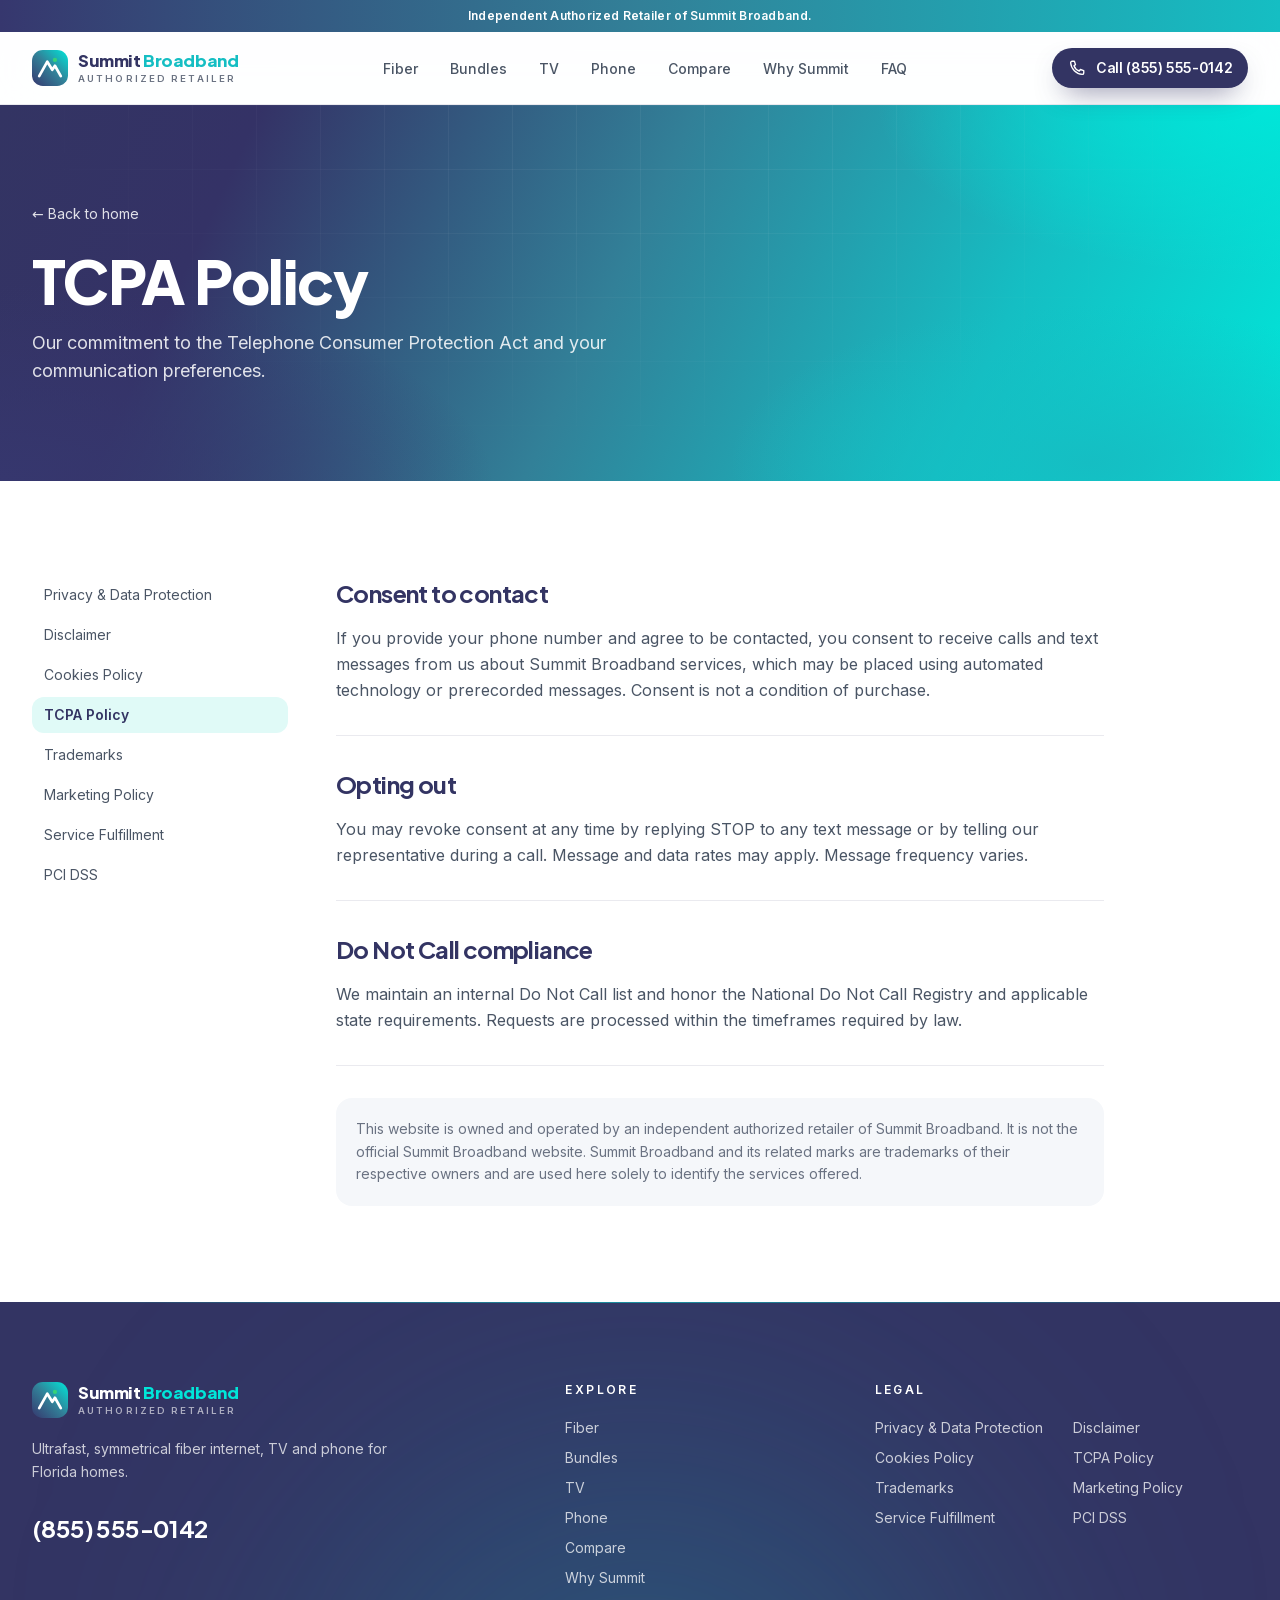
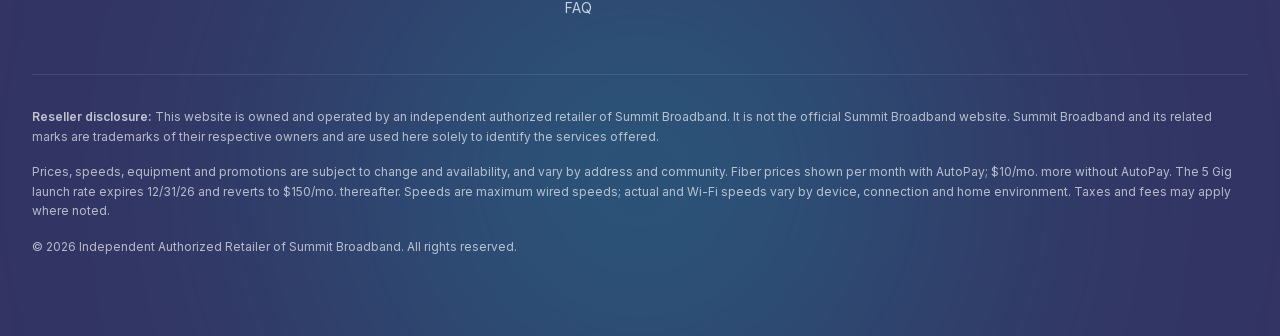
<file: legal/tcpa.html>
<!DOCTYPE html><html lang="en" class="plus_jakarta_sans_ae9f63ae-module__MwMxEq__variable inter_c15e96cb-module__0bjUvq__variable"><head><meta charSet="utf-8"/><meta name="viewport" content="width=device-width, initial-scale=1"/><link rel="preload" href="../assets/media/83afe278b6a6bb3c-s.p.2bn3s6zvc0dyp.woff2" as="font" crossorigin="" type="font/woff2"/><link rel="preload" href="../assets/media/fba5a26ea33df6a3-s.p.18rizl4rsrl42.woff2" as="font" crossorigin="" type="font/woff2"/><link rel="stylesheet" href="../assets/css/0z31hez1njm2g.css" data-precedence="next"/><meta name="theme-color" content="#333463"/><title>TCPA Policy | Summit Broadband Authorized Retailer</title><meta name="description" content="Our commitment to the Telephone Consumer Protection Act and your communication preferences."/><meta property="og:title" content="Summit Broadband Fiber Internet, TV &amp; Phone | Authorized Retailer"/><meta property="og:description" content="Order Summit Broadband 100% fiber internet in Florida — symmetrical speeds from 500 Mbps to 5 Gig, no contracts, price lock and free installation. Plus SBB TV, Summit Stream and Home Phone."/><meta property="og:type" content="website"/><meta name="twitter:card" content="summary"/><meta name="twitter:title" content="Summit Broadband Fiber Internet, TV &amp; Phone | Authorized Retailer"/><meta name="twitter:description" content="Order Summit Broadband 100% fiber internet in Florida — symmetrical speeds from 500 Mbps to 5 Gig, no contracts, price lock and free installation. Plus SBB TV, Summit Stream and Home Phone."/><link rel="icon" href="../assets/media/icon.svg" sizes="any" type="image/svg+xml"/><meta name="next-size-adjust" content=""/><script>document.documentElement.classList.add('js')</script></head><body><a href="#main" class="sr-only focus:not-sr-only focus:fixed focus:top-3 focus:left-3 focus:z-[100] focus:rounded-full focus:bg-white focus:px-4 focus:py-2 focus:text-summit">Skip to content</a><div class="sticky top-0 z-50"><div class="bg-summit-gradient text-center text-[0.72rem] font-semibold tracking-wide text-white sm:text-xs"><p class="container-lux py-2">Independent Authorized Retailer of Summit Broadband.</p></div><header class="border-b border-summit/10 bg-white/90 backdrop-blur-xl transition-shadow duration-500 "><div class="container-lux flex h-[4.5rem] items-center justify-between gap-6"><a aria-label="Summit Broadband Authorized Retailer home" href="../index.html#top"><span class="flex items-center gap-2.5 "><svg width="36" height="36" viewBox="0 0 40 40" aria-hidden="true"><defs><linearGradient id="logo-g-light" x1="0" y1="40" x2="40" y2="0" gradientUnits="userSpaceOnUse"><stop stop-color="#36376E"></stop><stop offset="0.5" stop-color="#328098"></stop><stop offset="1" stop-color="#00E6D9"></stop></linearGradient></defs><rect width="40" height="40" rx="12" fill="url(#logo-g-light)"></rect><path d="M8 29 17 13l5.5 9 3-4.5L32 29" fill="none" stroke="#fff" stroke-width="3" stroke-linecap="round" stroke-linejoin="round"></path><circle cx="25.5" cy="11" r="2.4" fill="#37D178"></circle></svg><span class="leading-none"><span class="block font-display text-[1.05rem] font-extrabold tracking-tight text-summit">Summit <span class="text-teal">Broadband</span></span><span class="mt-1 block text-[0.6rem] font-semibold tracking-[0.22em] uppercase text-muted">Authorized Retailer</span></span></span></a><nav aria-label="Primary" class="hidden lg:block"><ul class="flex items-center gap-1"><li><a href="../index.html#fiber" class="relative rounded-full px-3.5 py-2 text-sm font-medium transition-colors duration-300 text-slate hover:text-summit">Fiber<span class="absolute inset-x-3.5 -bottom-0.5 h-px origin-left bg-gradient-to-r from-teal to-green transition-transform duration-500 scale-x-0"></span></a></li><li><a href="../index.html#bundles" class="relative rounded-full px-3.5 py-2 text-sm font-medium transition-colors duration-300 text-slate hover:text-summit">Bundles<span class="absolute inset-x-3.5 -bottom-0.5 h-px origin-left bg-gradient-to-r from-teal to-green transition-transform duration-500 scale-x-0"></span></a></li><li><a href="../index.html#tv" class="relative rounded-full px-3.5 py-2 text-sm font-medium transition-colors duration-300 text-slate hover:text-summit">TV<span class="absolute inset-x-3.5 -bottom-0.5 h-px origin-left bg-gradient-to-r from-teal to-green transition-transform duration-500 scale-x-0"></span></a></li><li><a href="../index.html#phone" class="relative rounded-full px-3.5 py-2 text-sm font-medium transition-colors duration-300 text-slate hover:text-summit">Phone<span class="absolute inset-x-3.5 -bottom-0.5 h-px origin-left bg-gradient-to-r from-teal to-green transition-transform duration-500 scale-x-0"></span></a></li><li><a href="../index.html#compare" class="relative rounded-full px-3.5 py-2 text-sm font-medium transition-colors duration-300 text-slate hover:text-summit">Compare<span class="absolute inset-x-3.5 -bottom-0.5 h-px origin-left bg-gradient-to-r from-teal to-green transition-transform duration-500 scale-x-0"></span></a></li><li><a href="../index.html#why-summit" class="relative rounded-full px-3.5 py-2 text-sm font-medium transition-colors duration-300 text-slate hover:text-summit">Why Summit<span class="absolute inset-x-3.5 -bottom-0.5 h-px origin-left bg-gradient-to-r from-teal to-green transition-transform duration-500 scale-x-0"></span></a></li><li><a href="../index.html#faq" class="relative rounded-full px-3.5 py-2 text-sm font-medium transition-colors duration-300 text-slate hover:text-summit">FAQ<span class="absolute inset-x-3.5 -bottom-0.5 h-px origin-left bg-gradient-to-r from-teal to-green transition-transform duration-500 scale-x-0"></span></a></li></ul></nav><div class="flex items-center gap-3"><div class="hidden sm:block"><span class="magnetic "><a href="tel:+18555550142" class="group inline-flex items-center justify-center gap-2.5 rounded-full font-semibold tracking-tight transition-colors duration-300 h-10 px-4 text-sm bg-summit text-white shadow-[0_12px_28px_-12px_rgba(51,52,99,0.75)] hover:bg-ocean  "><svg width="18" height="18" viewBox="0 0 24 24" fill="none" aria-hidden="true" class="shrink-0 transition-transform duration-500 group-hover:-rotate-12"><path d="M5.5 3h3l1.5 4.5-2 1.5a11 11 0 0 0 7 7l1.5-2 4.5 1.5v3a2 2 0 0 1-2 2A17 17 0 0 1 3.5 5a2 2 0 0 1 2-2Z" stroke="currentColor" stroke-width="1.8" stroke-linejoin="round"></path></svg>Call (855) 555-0142</a></span></div><button type="button" class="grid size-10 place-items-center rounded-full border border-summit/15 text-summit lg:hidden" aria-expanded="false" aria-controls="mobile-nav" aria-label="Open menu"><svg width="18" height="18" viewBox="0 0 24 24" fill="none" aria-hidden="true"><path d="M4 7h16M4 12h16M4 17h10" stroke="currentColor" stroke-width="1.8" stroke-linecap="round"></path></svg></button></div></div><div id="mobile-nav" class="overflow-hidden border-t border-summit/10 transition-[max-height,opacity] duration-500 lg:hidden max-h-0 opacity-0"><nav aria-label="Mobile" class="container-lux py-4"><ul class="grid gap-1"><li><a href="../index.html#fiber" class="block rounded-xl px-3 py-3 font-display text-lg font-semibold text-summit hover:bg-ice">Fiber</a></li><li><a href="../index.html#bundles" class="block rounded-xl px-3 py-3 font-display text-lg font-semibold text-summit hover:bg-ice">Bundles</a></li><li><a href="../index.html#tv" class="block rounded-xl px-3 py-3 font-display text-lg font-semibold text-summit hover:bg-ice">TV</a></li><li><a href="../index.html#phone" class="block rounded-xl px-3 py-3 font-display text-lg font-semibold text-summit hover:bg-ice">Phone</a></li><li><a href="../index.html#compare" class="block rounded-xl px-3 py-3 font-display text-lg font-semibold text-summit hover:bg-ice">Compare</a></li><li><a href="../index.html#why-summit" class="block rounded-xl px-3 py-3 font-display text-lg font-semibold text-summit hover:bg-ice">Why Summit</a></li><li><a href="../index.html#faq" class="block rounded-xl px-3 py-3 font-display text-lg font-semibold text-summit hover:bg-ice">FAQ</a></li></ul><div class="mt-4 pb-2"><span class="magnetic w-full"><a href="tel:+18555550142" class="group inline-flex items-center justify-center gap-2.5 rounded-full font-semibold tracking-tight transition-colors duration-300 h-12 px-6 text-[0.95rem] bg-summit text-white shadow-[0_12px_28px_-12px_rgba(51,52,99,0.75)] hover:bg-ocean w-full "><svg width="18" height="18" viewBox="0 0 24 24" fill="none" aria-hidden="true" class="shrink-0 transition-transform duration-500 group-hover:-rotate-12"><path d="M5.5 3h3l1.5 4.5-2 1.5a11 11 0 0 0 7 7l1.5-2 4.5 1.5v3a2 2 0 0 1-2 2A17 17 0 0 1 3.5 5a2 2 0 0 1 2-2Z" stroke="currentColor" stroke-width="1.8" stroke-linejoin="round"></path></svg>Call (855) 555-0142</a></span></div></nav></div></header></div><main id="main"><section class="relative overflow-hidden bg-summit-mesh text-white"><div aria-hidden="true" class="absolute inset-0 bg-grid [mask-image:radial-gradient(ellipse_at_top,#000_20%,transparent_70%)]"></div><div class="container-lux relative py-16 lg:py-24"><a class="text-sm text-white/85 transition-colors hover:text-white" href="../index.html">← Back to home</a><h1 class="mt-6 text-[clamp(2.2rem,5vw,3.8rem)] leading-[1.05] font-extrabold text-white">TCPA Policy</h1><p class="mt-4 max-w-2xl text-lg text-white/85">Our commitment to the Telephone Consumer Protection Act and your communication preferences.</p></div></section><div class="bg-white py-16 lg:py-24"><div class="container-lux grid gap-12 lg:grid-cols-[16rem_1fr]"><nav aria-label="Legal pages" class="lg:sticky lg:top-36 lg:self-start"><ul class="grid gap-1 text-sm"><li><a class="block rounded-xl px-3 py-2 transition-colors text-slate hover:bg-cloud hover:text-summit" href="../legal/privacy.html">Privacy &amp; Data Protection</a></li><li><a class="block rounded-xl px-3 py-2 transition-colors text-slate hover:bg-cloud hover:text-summit" href="../legal/disclaimer.html">Disclaimer</a></li><li><a class="block rounded-xl px-3 py-2 transition-colors text-slate hover:bg-cloud hover:text-summit" href="../legal/cookies.html">Cookies Policy</a></li><li><a aria-current="page" class="block rounded-xl px-3 py-2 transition-colors bg-ice font-semibold text-summit" href="../legal/tcpa.html">TCPA Policy</a></li><li><a class="block rounded-xl px-3 py-2 transition-colors text-slate hover:bg-cloud hover:text-summit" href="../legal/trademarks.html">Trademarks</a></li><li><a class="block rounded-xl px-3 py-2 transition-colors text-slate hover:bg-cloud hover:text-summit" href="../legal/marketing.html">Marketing Policy</a></li><li><a class="block rounded-xl px-3 py-2 transition-colors text-slate hover:bg-cloud hover:text-summit" href="../legal/service-fulfillment.html">Service Fulfillment</a></li><li><a class="block rounded-xl px-3 py-2 transition-colors text-slate hover:bg-cloud hover:text-summit" href="../legal/pci-dss.html">PCI DSS</a></li></ul></nav><article class="max-w-3xl"><section class="border-b border-summit/10 py-8 first:pt-0 last:border-0"><h2 class="text-2xl font-bold">Consent to contact</h2><p class="mt-4 leading-relaxed text-slate">If you provide your phone number and agree to be contacted, you consent to receive calls and text messages from us about Summit Broadband services, which may be placed using automated technology or prerecorded messages. Consent is not a condition of purchase.</p></section><section class="border-b border-summit/10 py-8 first:pt-0 last:border-0"><h2 class="text-2xl font-bold">Opting out</h2><p class="mt-4 leading-relaxed text-slate">You may revoke consent at any time by replying STOP to any text message or by telling our representative during a call. Message and data rates may apply. Message frequency varies.</p></section><section class="border-b border-summit/10 py-8 first:pt-0 last:border-0"><h2 class="text-2xl font-bold">Do Not Call compliance</h2><p class="mt-4 leading-relaxed text-slate">We maintain an internal Do Not Call list and honor the National Do Not Call Registry and applicable state requirements. Requests are processed within the timeframes required by law.</p></section><p class="mt-8 rounded-2xl bg-cloud p-5 text-sm leading-relaxed text-muted">This website is owned and operated by an independent authorized retailer of Summit Broadband. It is not the official Summit Broadband website. Summit Broadband and its related marks are trademarks of their respective owners and are used here solely to identify the services offered.</p></article></div></div><!--$--><!--/$--></main><footer class="relative overflow-hidden bg-summit text-white/75"><div aria-hidden="true" class="absolute inset-x-0 top-0 h-px bg-gradient-to-r from-transparent via-cyan/50 to-transparent"></div><div aria-hidden="true" class="pointer-events-none absolute -bottom-40 left-1/2 size-[40rem] -translate-x-1/2 rounded-full bg-teal/25 blur-[140px]"></div><div class="container-lux relative py-16 lg:py-20"><div class="grid gap-12 lg:grid-cols-[1.3fr_0.7fr_1fr]"><div><span class="flex items-center gap-2.5 "><svg width="36" height="36" viewBox="0 0 40 40" aria-hidden="true"><defs><linearGradient id="logo-g-onDark" x1="0" y1="40" x2="40" y2="0" gradientUnits="userSpaceOnUse"><stop stop-color="#36376E"></stop><stop offset="0.5" stop-color="#328098"></stop><stop offset="1" stop-color="#00E6D9"></stop></linearGradient></defs><rect width="40" height="40" rx="12" fill="url(#logo-g-onDark)"></rect><path d="M8 29 17 13l5.5 9 3-4.5L32 29" fill="none" stroke="#fff" stroke-width="3" stroke-linecap="round" stroke-linejoin="round"></path><circle cx="25.5" cy="11" r="2.4" fill="#37D178"></circle></svg><span class="leading-none"><span class="block font-display text-[1.05rem] font-extrabold tracking-tight text-white">Summit <span class="text-cyan">Broadband</span></span><span class="mt-1 block text-[0.6rem] font-semibold tracking-[0.22em] uppercase text-white/60">Authorized Retailer</span></span></span><p class="mt-5 max-w-sm text-sm leading-relaxed">Ultrafast, symmetrical fiber internet, TV and phone for Florida homes.</p><span class="magnetic mt-7"><a href="tel:+18555550142" class="font-display text-2xl font-bold tracking-tight text-white transition-colors hover:text-cyan">(855) 555-0142</a></span></div><nav aria-label="Services"><p class="text-xs font-semibold tracking-[0.2em] text-white uppercase">Explore</p><ul class="mt-5 grid gap-2.5 text-sm"><li><a href="../index.html#fiber" class="transition-colors hover:text-white">Fiber</a></li><li><a href="../index.html#bundles" class="transition-colors hover:text-white">Bundles</a></li><li><a href="../index.html#tv" class="transition-colors hover:text-white">TV</a></li><li><a href="../index.html#phone" class="transition-colors hover:text-white">Phone</a></li><li><a href="../index.html#compare" class="transition-colors hover:text-white">Compare</a></li><li><a href="../index.html#why-summit" class="transition-colors hover:text-white">Why Summit</a></li><li><a href="../index.html#faq" class="transition-colors hover:text-white">FAQ</a></li></ul></nav><nav aria-label="Legal"><p class="text-xs font-semibold tracking-[0.2em] text-white uppercase">Legal</p><ul class="mt-5 grid grid-cols-2 gap-x-6 gap-y-2.5 text-sm"><li><a class="transition-colors hover:text-white" href="../legal/privacy.html">Privacy &amp; Data Protection</a></li><li><a class="transition-colors hover:text-white" href="../legal/disclaimer.html">Disclaimer</a></li><li><a class="transition-colors hover:text-white" href="../legal/cookies.html">Cookies Policy</a></li><li><a class="transition-colors hover:text-white" href="../legal/tcpa.html">TCPA Policy</a></li><li><a class="transition-colors hover:text-white" href="../legal/trademarks.html">Trademarks</a></li><li><a class="transition-colors hover:text-white" href="../legal/marketing.html">Marketing Policy</a></li><li><a class="transition-colors hover:text-white" href="../legal/service-fulfillment.html">Service Fulfillment</a></li><li><a class="transition-colors hover:text-white" href="../legal/pci-dss.html">PCI DSS</a></li></ul></nav></div><div class="mt-14 space-y-4 border-t border-white/10 pt-8 text-xs leading-relaxed text-white/65"><p><strong class="font-semibold text-white/70">Reseller disclosure: </strong>This website is owned and operated by an independent authorized retailer of Summit Broadband. It is not the official Summit Broadband website. Summit Broadband and its related marks are trademarks of their respective owners and are used here solely to identify the services offered.</p><p>Prices, speeds, equipment and promotions are subject to change and availability, and vary by address and community. Fiber prices shown per month with AutoPay; $10/mo. more without AutoPay. The 5 Gig launch rate expires 12/31/26 and reverts to $150/mo. thereafter. Speeds are maximum wired speeds; actual and Wi-Fi speeds vary by device, connection and home environment. Taxes and fees may apply where noted.</p><p>© <!-- -->2026<!-- --> Independent Authorized Retailer of Summit Broadband. All rights reserved.</p></div></div></footer><script src="../assets/js/lenis.min.53195c9797.js"></script><script src="../assets/js/site.a6973bcea3.js"></script></body></html>
</file>
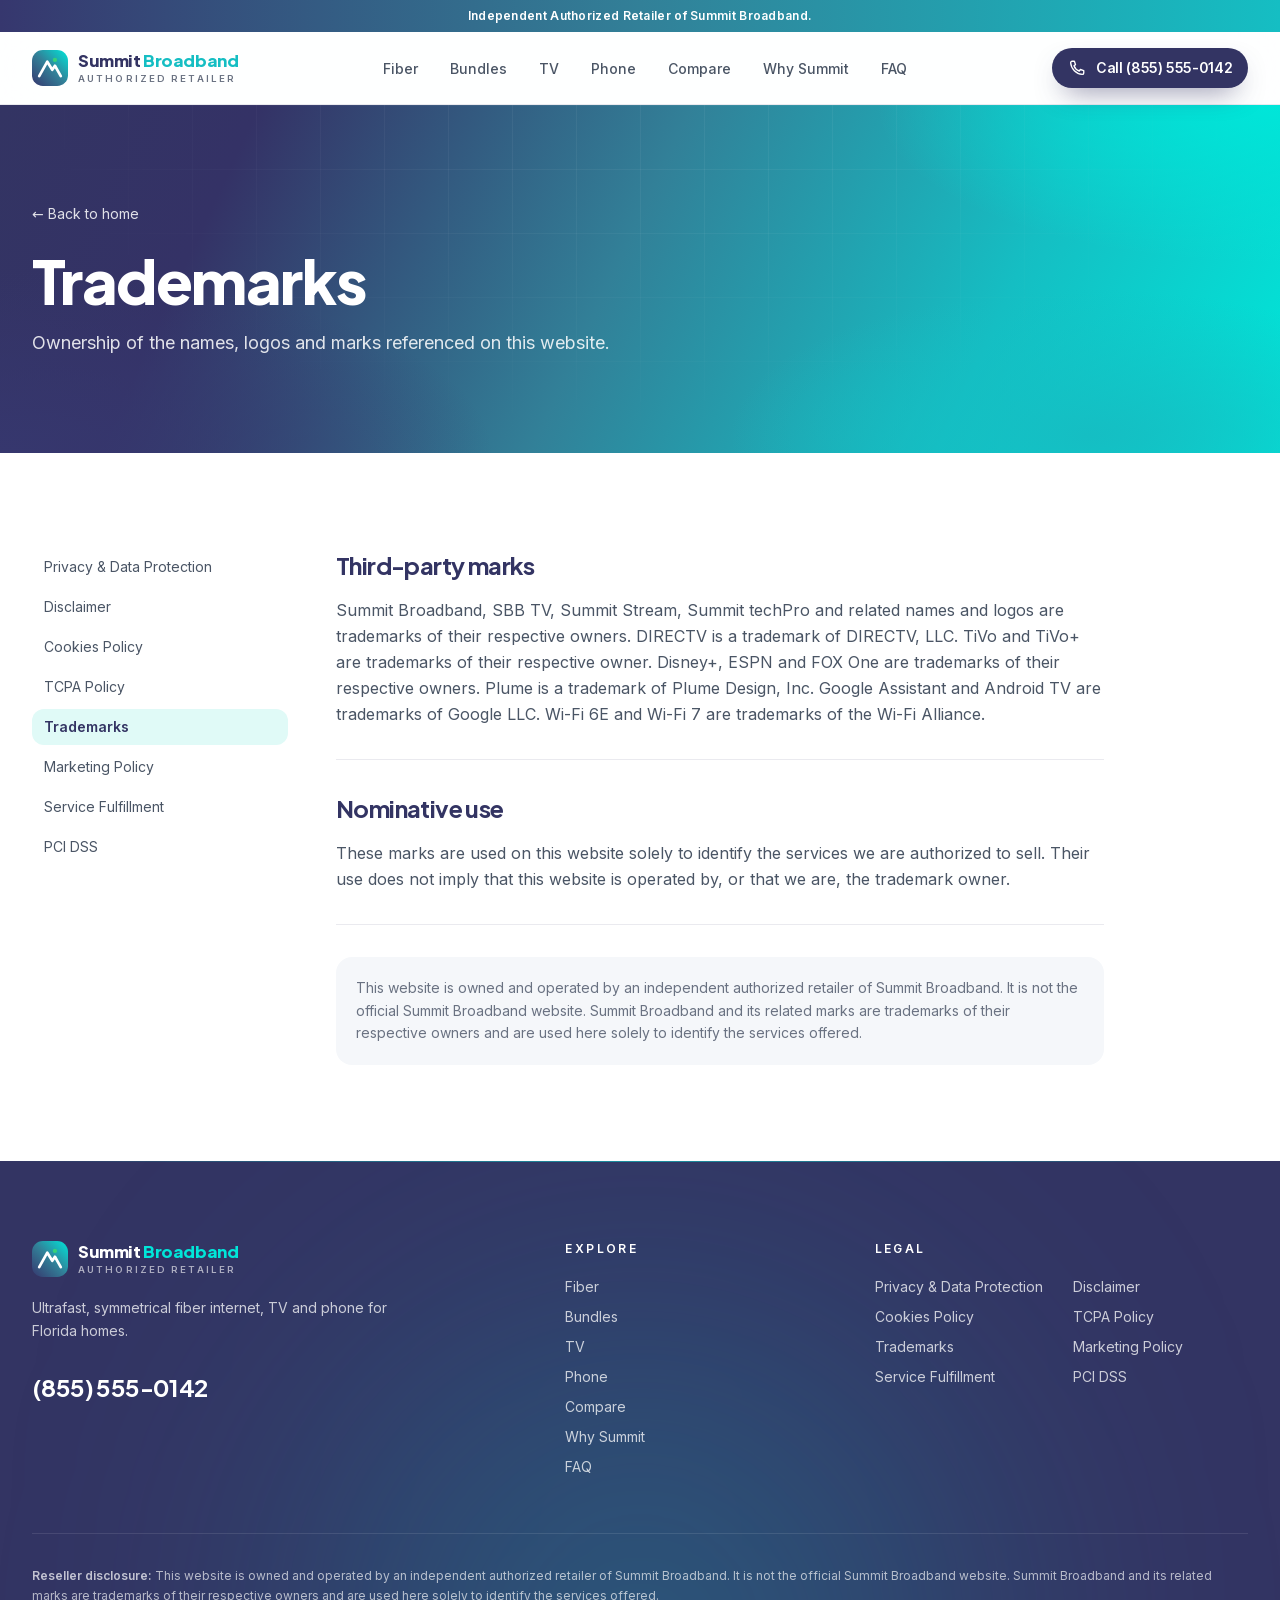
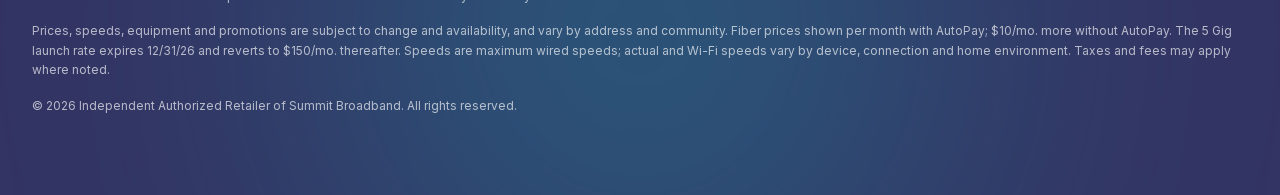
<file: legal/trademarks.html>
<!DOCTYPE html><html lang="en" class="plus_jakarta_sans_ae9f63ae-module__MwMxEq__variable inter_c15e96cb-module__0bjUvq__variable"><head><meta charSet="utf-8"/><meta name="viewport" content="width=device-width, initial-scale=1"/><link rel="preload" href="../assets/media/83afe278b6a6bb3c-s.p.2bn3s6zvc0dyp.woff2" as="font" crossorigin="" type="font/woff2"/><link rel="preload" href="../assets/media/fba5a26ea33df6a3-s.p.18rizl4rsrl42.woff2" as="font" crossorigin="" type="font/woff2"/><link rel="stylesheet" href="../assets/css/0z31hez1njm2g.css" data-precedence="next"/><meta name="theme-color" content="#333463"/><title>Trademarks | Summit Broadband Authorized Retailer</title><meta name="description" content="Ownership of the names, logos and marks referenced on this website."/><meta property="og:title" content="Summit Broadband Fiber Internet, TV &amp; Phone | Authorized Retailer"/><meta property="og:description" content="Order Summit Broadband 100% fiber internet in Florida — symmetrical speeds from 500 Mbps to 5 Gig, no contracts, price lock and free installation. Plus SBB TV, Summit Stream and Home Phone."/><meta property="og:type" content="website"/><meta name="twitter:card" content="summary"/><meta name="twitter:title" content="Summit Broadband Fiber Internet, TV &amp; Phone | Authorized Retailer"/><meta name="twitter:description" content="Order Summit Broadband 100% fiber internet in Florida — symmetrical speeds from 500 Mbps to 5 Gig, no contracts, price lock and free installation. Plus SBB TV, Summit Stream and Home Phone."/><link rel="icon" href="../assets/media/icon.svg" sizes="any" type="image/svg+xml"/><meta name="next-size-adjust" content=""/><script>document.documentElement.classList.add('js')</script></head><body><a href="#main" class="sr-only focus:not-sr-only focus:fixed focus:top-3 focus:left-3 focus:z-[100] focus:rounded-full focus:bg-white focus:px-4 focus:py-2 focus:text-summit">Skip to content</a><div class="sticky top-0 z-50"><div class="bg-summit-gradient text-center text-[0.72rem] font-semibold tracking-wide text-white sm:text-xs"><p class="container-lux py-2">Independent Authorized Retailer of Summit Broadband.</p></div><header class="border-b border-summit/10 bg-white/90 backdrop-blur-xl transition-shadow duration-500 "><div class="container-lux flex h-[4.5rem] items-center justify-between gap-6"><a aria-label="Summit Broadband Authorized Retailer home" href="../index.html#top"><span class="flex items-center gap-2.5 "><svg width="36" height="36" viewBox="0 0 40 40" aria-hidden="true"><defs><linearGradient id="logo-g-light" x1="0" y1="40" x2="40" y2="0" gradientUnits="userSpaceOnUse"><stop stop-color="#36376E"></stop><stop offset="0.5" stop-color="#328098"></stop><stop offset="1" stop-color="#00E6D9"></stop></linearGradient></defs><rect width="40" height="40" rx="12" fill="url(#logo-g-light)"></rect><path d="M8 29 17 13l5.5 9 3-4.5L32 29" fill="none" stroke="#fff" stroke-width="3" stroke-linecap="round" stroke-linejoin="round"></path><circle cx="25.5" cy="11" r="2.4" fill="#37D178"></circle></svg><span class="leading-none"><span class="block font-display text-[1.05rem] font-extrabold tracking-tight text-summit">Summit <span class="text-teal">Broadband</span></span><span class="mt-1 block text-[0.6rem] font-semibold tracking-[0.22em] uppercase text-muted">Authorized Retailer</span></span></span></a><nav aria-label="Primary" class="hidden lg:block"><ul class="flex items-center gap-1"><li><a href="../index.html#fiber" class="relative rounded-full px-3.5 py-2 text-sm font-medium transition-colors duration-300 text-slate hover:text-summit">Fiber<span class="absolute inset-x-3.5 -bottom-0.5 h-px origin-left bg-gradient-to-r from-teal to-green transition-transform duration-500 scale-x-0"></span></a></li><li><a href="../index.html#bundles" class="relative rounded-full px-3.5 py-2 text-sm font-medium transition-colors duration-300 text-slate hover:text-summit">Bundles<span class="absolute inset-x-3.5 -bottom-0.5 h-px origin-left bg-gradient-to-r from-teal to-green transition-transform duration-500 scale-x-0"></span></a></li><li><a href="../index.html#tv" class="relative rounded-full px-3.5 py-2 text-sm font-medium transition-colors duration-300 text-slate hover:text-summit">TV<span class="absolute inset-x-3.5 -bottom-0.5 h-px origin-left bg-gradient-to-r from-teal to-green transition-transform duration-500 scale-x-0"></span></a></li><li><a href="../index.html#phone" class="relative rounded-full px-3.5 py-2 text-sm font-medium transition-colors duration-300 text-slate hover:text-summit">Phone<span class="absolute inset-x-3.5 -bottom-0.5 h-px origin-left bg-gradient-to-r from-teal to-green transition-transform duration-500 scale-x-0"></span></a></li><li><a href="../index.html#compare" class="relative rounded-full px-3.5 py-2 text-sm font-medium transition-colors duration-300 text-slate hover:text-summit">Compare<span class="absolute inset-x-3.5 -bottom-0.5 h-px origin-left bg-gradient-to-r from-teal to-green transition-transform duration-500 scale-x-0"></span></a></li><li><a href="../index.html#why-summit" class="relative rounded-full px-3.5 py-2 text-sm font-medium transition-colors duration-300 text-slate hover:text-summit">Why Summit<span class="absolute inset-x-3.5 -bottom-0.5 h-px origin-left bg-gradient-to-r from-teal to-green transition-transform duration-500 scale-x-0"></span></a></li><li><a href="../index.html#faq" class="relative rounded-full px-3.5 py-2 text-sm font-medium transition-colors duration-300 text-slate hover:text-summit">FAQ<span class="absolute inset-x-3.5 -bottom-0.5 h-px origin-left bg-gradient-to-r from-teal to-green transition-transform duration-500 scale-x-0"></span></a></li></ul></nav><div class="flex items-center gap-3"><div class="hidden sm:block"><span class="magnetic "><a href="tel:+18555550142" class="group inline-flex items-center justify-center gap-2.5 rounded-full font-semibold tracking-tight transition-colors duration-300 h-10 px-4 text-sm bg-summit text-white shadow-[0_12px_28px_-12px_rgba(51,52,99,0.75)] hover:bg-ocean  "><svg width="18" height="18" viewBox="0 0 24 24" fill="none" aria-hidden="true" class="shrink-0 transition-transform duration-500 group-hover:-rotate-12"><path d="M5.5 3h3l1.5 4.5-2 1.5a11 11 0 0 0 7 7l1.5-2 4.5 1.5v3a2 2 0 0 1-2 2A17 17 0 0 1 3.5 5a2 2 0 0 1 2-2Z" stroke="currentColor" stroke-width="1.8" stroke-linejoin="round"></path></svg>Call (855) 555-0142</a></span></div><button type="button" class="grid size-10 place-items-center rounded-full border border-summit/15 text-summit lg:hidden" aria-expanded="false" aria-controls="mobile-nav" aria-label="Open menu"><svg width="18" height="18" viewBox="0 0 24 24" fill="none" aria-hidden="true"><path d="M4 7h16M4 12h16M4 17h10" stroke="currentColor" stroke-width="1.8" stroke-linecap="round"></path></svg></button></div></div><div id="mobile-nav" class="overflow-hidden border-t border-summit/10 transition-[max-height,opacity] duration-500 lg:hidden max-h-0 opacity-0"><nav aria-label="Mobile" class="container-lux py-4"><ul class="grid gap-1"><li><a href="../index.html#fiber" class="block rounded-xl px-3 py-3 font-display text-lg font-semibold text-summit hover:bg-ice">Fiber</a></li><li><a href="../index.html#bundles" class="block rounded-xl px-3 py-3 font-display text-lg font-semibold text-summit hover:bg-ice">Bundles</a></li><li><a href="../index.html#tv" class="block rounded-xl px-3 py-3 font-display text-lg font-semibold text-summit hover:bg-ice">TV</a></li><li><a href="../index.html#phone" class="block rounded-xl px-3 py-3 font-display text-lg font-semibold text-summit hover:bg-ice">Phone</a></li><li><a href="../index.html#compare" class="block rounded-xl px-3 py-3 font-display text-lg font-semibold text-summit hover:bg-ice">Compare</a></li><li><a href="../index.html#why-summit" class="block rounded-xl px-3 py-3 font-display text-lg font-semibold text-summit hover:bg-ice">Why Summit</a></li><li><a href="../index.html#faq" class="block rounded-xl px-3 py-3 font-display text-lg font-semibold text-summit hover:bg-ice">FAQ</a></li></ul><div class="mt-4 pb-2"><span class="magnetic w-full"><a href="tel:+18555550142" class="group inline-flex items-center justify-center gap-2.5 rounded-full font-semibold tracking-tight transition-colors duration-300 h-12 px-6 text-[0.95rem] bg-summit text-white shadow-[0_12px_28px_-12px_rgba(51,52,99,0.75)] hover:bg-ocean w-full "><svg width="18" height="18" viewBox="0 0 24 24" fill="none" aria-hidden="true" class="shrink-0 transition-transform duration-500 group-hover:-rotate-12"><path d="M5.5 3h3l1.5 4.5-2 1.5a11 11 0 0 0 7 7l1.5-2 4.5 1.5v3a2 2 0 0 1-2 2A17 17 0 0 1 3.5 5a2 2 0 0 1 2-2Z" stroke="currentColor" stroke-width="1.8" stroke-linejoin="round"></path></svg>Call (855) 555-0142</a></span></div></nav></div></header></div><main id="main"><section class="relative overflow-hidden bg-summit-mesh text-white"><div aria-hidden="true" class="absolute inset-0 bg-grid [mask-image:radial-gradient(ellipse_at_top,#000_20%,transparent_70%)]"></div><div class="container-lux relative py-16 lg:py-24"><a class="text-sm text-white/85 transition-colors hover:text-white" href="../index.html">← Back to home</a><h1 class="mt-6 text-[clamp(2.2rem,5vw,3.8rem)] leading-[1.05] font-extrabold text-white">Trademarks</h1><p class="mt-4 max-w-2xl text-lg text-white/85">Ownership of the names, logos and marks referenced on this website.</p></div></section><div class="bg-white py-16 lg:py-24"><div class="container-lux grid gap-12 lg:grid-cols-[16rem_1fr]"><nav aria-label="Legal pages" class="lg:sticky lg:top-36 lg:self-start"><ul class="grid gap-1 text-sm"><li><a class="block rounded-xl px-3 py-2 transition-colors text-slate hover:bg-cloud hover:text-summit" href="../legal/privacy.html">Privacy &amp; Data Protection</a></li><li><a class="block rounded-xl px-3 py-2 transition-colors text-slate hover:bg-cloud hover:text-summit" href="../legal/disclaimer.html">Disclaimer</a></li><li><a class="block rounded-xl px-3 py-2 transition-colors text-slate hover:bg-cloud hover:text-summit" href="../legal/cookies.html">Cookies Policy</a></li><li><a class="block rounded-xl px-3 py-2 transition-colors text-slate hover:bg-cloud hover:text-summit" href="../legal/tcpa.html">TCPA Policy</a></li><li><a aria-current="page" class="block rounded-xl px-3 py-2 transition-colors bg-ice font-semibold text-summit" href="../legal/trademarks.html">Trademarks</a></li><li><a class="block rounded-xl px-3 py-2 transition-colors text-slate hover:bg-cloud hover:text-summit" href="../legal/marketing.html">Marketing Policy</a></li><li><a class="block rounded-xl px-3 py-2 transition-colors text-slate hover:bg-cloud hover:text-summit" href="../legal/service-fulfillment.html">Service Fulfillment</a></li><li><a class="block rounded-xl px-3 py-2 transition-colors text-slate hover:bg-cloud hover:text-summit" href="../legal/pci-dss.html">PCI DSS</a></li></ul></nav><article class="max-w-3xl"><section class="border-b border-summit/10 py-8 first:pt-0 last:border-0"><h2 class="text-2xl font-bold">Third-party marks</h2><p class="mt-4 leading-relaxed text-slate">Summit Broadband, SBB TV, Summit Stream, Summit techPro and related names and logos are trademarks of their respective owners. DIRECTV is a trademark of DIRECTV, LLC. TiVo and TiVo+ are trademarks of their respective owner. Disney+, ESPN and FOX One are trademarks of their respective owners. Plume is a trademark of Plume Design, Inc. Google Assistant and Android TV are trademarks of Google LLC. Wi-Fi 6E and Wi-Fi 7 are trademarks of the Wi-Fi Alliance.</p></section><section class="border-b border-summit/10 py-8 first:pt-0 last:border-0"><h2 class="text-2xl font-bold">Nominative use</h2><p class="mt-4 leading-relaxed text-slate">These marks are used on this website solely to identify the services we are authorized to sell. Their use does not imply that this website is operated by, or that we are, the trademark owner.</p></section><p class="mt-8 rounded-2xl bg-cloud p-5 text-sm leading-relaxed text-muted">This website is owned and operated by an independent authorized retailer of Summit Broadband. It is not the official Summit Broadband website. Summit Broadband and its related marks are trademarks of their respective owners and are used here solely to identify the services offered.</p></article></div></div><!--$--><!--/$--></main><footer class="relative overflow-hidden bg-summit text-white/75"><div aria-hidden="true" class="absolute inset-x-0 top-0 h-px bg-gradient-to-r from-transparent via-cyan/50 to-transparent"></div><div aria-hidden="true" class="pointer-events-none absolute -bottom-40 left-1/2 size-[40rem] -translate-x-1/2 rounded-full bg-teal/25 blur-[140px]"></div><div class="container-lux relative py-16 lg:py-20"><div class="grid gap-12 lg:grid-cols-[1.3fr_0.7fr_1fr]"><div><span class="flex items-center gap-2.5 "><svg width="36" height="36" viewBox="0 0 40 40" aria-hidden="true"><defs><linearGradient id="logo-g-onDark" x1="0" y1="40" x2="40" y2="0" gradientUnits="userSpaceOnUse"><stop stop-color="#36376E"></stop><stop offset="0.5" stop-color="#328098"></stop><stop offset="1" stop-color="#00E6D9"></stop></linearGradient></defs><rect width="40" height="40" rx="12" fill="url(#logo-g-onDark)"></rect><path d="M8 29 17 13l5.5 9 3-4.5L32 29" fill="none" stroke="#fff" stroke-width="3" stroke-linecap="round" stroke-linejoin="round"></path><circle cx="25.5" cy="11" r="2.4" fill="#37D178"></circle></svg><span class="leading-none"><span class="block font-display text-[1.05rem] font-extrabold tracking-tight text-white">Summit <span class="text-cyan">Broadband</span></span><span class="mt-1 block text-[0.6rem] font-semibold tracking-[0.22em] uppercase text-white/60">Authorized Retailer</span></span></span><p class="mt-5 max-w-sm text-sm leading-relaxed">Ultrafast, symmetrical fiber internet, TV and phone for Florida homes.</p><span class="magnetic mt-7"><a href="tel:+18555550142" class="font-display text-2xl font-bold tracking-tight text-white transition-colors hover:text-cyan">(855) 555-0142</a></span></div><nav aria-label="Services"><p class="text-xs font-semibold tracking-[0.2em] text-white uppercase">Explore</p><ul class="mt-5 grid gap-2.5 text-sm"><li><a href="../index.html#fiber" class="transition-colors hover:text-white">Fiber</a></li><li><a href="../index.html#bundles" class="transition-colors hover:text-white">Bundles</a></li><li><a href="../index.html#tv" class="transition-colors hover:text-white">TV</a></li><li><a href="../index.html#phone" class="transition-colors hover:text-white">Phone</a></li><li><a href="../index.html#compare" class="transition-colors hover:text-white">Compare</a></li><li><a href="../index.html#why-summit" class="transition-colors hover:text-white">Why Summit</a></li><li><a href="../index.html#faq" class="transition-colors hover:text-white">FAQ</a></li></ul></nav><nav aria-label="Legal"><p class="text-xs font-semibold tracking-[0.2em] text-white uppercase">Legal</p><ul class="mt-5 grid grid-cols-2 gap-x-6 gap-y-2.5 text-sm"><li><a class="transition-colors hover:text-white" href="../legal/privacy.html">Privacy &amp; Data Protection</a></li><li><a class="transition-colors hover:text-white" href="../legal/disclaimer.html">Disclaimer</a></li><li><a class="transition-colors hover:text-white" href="../legal/cookies.html">Cookies Policy</a></li><li><a class="transition-colors hover:text-white" href="../legal/tcpa.html">TCPA Policy</a></li><li><a class="transition-colors hover:text-white" href="../legal/trademarks.html">Trademarks</a></li><li><a class="transition-colors hover:text-white" href="../legal/marketing.html">Marketing Policy</a></li><li><a class="transition-colors hover:text-white" href="../legal/service-fulfillment.html">Service Fulfillment</a></li><li><a class="transition-colors hover:text-white" href="../legal/pci-dss.html">PCI DSS</a></li></ul></nav></div><div class="mt-14 space-y-4 border-t border-white/10 pt-8 text-xs leading-relaxed text-white/65"><p><strong class="font-semibold text-white/70">Reseller disclosure: </strong>This website is owned and operated by an independent authorized retailer of Summit Broadband. It is not the official Summit Broadband website. Summit Broadband and its related marks are trademarks of their respective owners and are used here solely to identify the services offered.</p><p>Prices, speeds, equipment and promotions are subject to change and availability, and vary by address and community. Fiber prices shown per month with AutoPay; $10/mo. more without AutoPay. The 5 Gig launch rate expires 12/31/26 and reverts to $150/mo. thereafter. Speeds are maximum wired speeds; actual and Wi-Fi speeds vary by device, connection and home environment. Taxes and fees may apply where noted.</p><p>© <!-- -->2026<!-- --> Independent Authorized Retailer of Summit Broadband. All rights reserved.</p></div></div></footer><script src="../assets/js/lenis.min.53195c9797.js"></script><script src="../assets/js/site.a6973bcea3.js"></script></body></html>
</file>
<file: assets/css/0z31hez1njm2g.css>
@font-face{font-family:Plus Jakarta Sans;font-style:normal;font-weight:500;font-display:swap;src:url(../media/0b1dc8ddaa74ba49-s.0e__wj8580tc5.woff2)format("woff2");unicode-range:U+460-52F,U+1C80-1C8A,U+20B4,U+2DE0-2DFF,U+A640-A69F,U+FE2E-FE2F}@font-face{font-family:Plus Jakarta Sans;font-style:normal;font-weight:500;font-display:swap;src:url(../media/e629b5bc06499d58-s.10u7vx61f1ie7.woff2)format("woff2");unicode-range:U+102-103,U+110-111,U+128-129,U+168-169,U+1A0-1A1,U+1AF-1B0,U+300-301,U+303-304,U+308-309,U+323,U+329,U+1EA0-1EF9,U+20AB}@font-face{font-family:Plus Jakarta Sans;font-style:normal;font-weight:500;font-display:swap;src:url(../media/1a099d89ee94ee96-s.35a5cae5tspm2.woff2)format("woff2");unicode-range:U+100-2BA,U+2BD-2C5,U+2C7-2CC,U+2CE-2D7,U+2DD-2FF,U+304,U+308,U+329,U+1D00-1DBF,U+1E00-1E9F,U+1EF2-1EFF,U+2020,U+20A0-20AB,U+20AD-20C0,U+2113,U+2C60-2C7F,U+A720-A7FF}@font-face{font-family:Plus Jakarta Sans;font-style:normal;font-weight:500;font-display:swap;src:url(../media/fba5a26ea33df6a3-s.p.18rizl4rsrl42.woff2)format("woff2");unicode-range:U+??,U+131,U+152-153,U+2BB-2BC,U+2C6,U+2DA,U+2DC,U+304,U+308,U+329,U+2000-206F,U+20AC,U+2122,U+2191,U+2193,U+2212,U+2215,U+FEFF,U+FFFD}@font-face{font-family:Plus Jakarta Sans;font-style:normal;font-weight:600;font-display:swap;src:url(../media/0b1dc8ddaa74ba49-s.0e__wj8580tc5.woff2)format("woff2");unicode-range:U+460-52F,U+1C80-1C8A,U+20B4,U+2DE0-2DFF,U+A640-A69F,U+FE2E-FE2F}@font-face{font-family:Plus Jakarta Sans;font-style:normal;font-weight:600;font-display:swap;src:url(../media/e629b5bc06499d58-s.10u7vx61f1ie7.woff2)format("woff2");unicode-range:U+102-103,U+110-111,U+128-129,U+168-169,U+1A0-1A1,U+1AF-1B0,U+300-301,U+303-304,U+308-309,U+323,U+329,U+1EA0-1EF9,U+20AB}@font-face{font-family:Plus Jakarta Sans;font-style:normal;font-weight:600;font-display:swap;src:url(../media/1a099d89ee94ee96-s.35a5cae5tspm2.woff2)format("woff2");unicode-range:U+100-2BA,U+2BD-2C5,U+2C7-2CC,U+2CE-2D7,U+2DD-2FF,U+304,U+308,U+329,U+1D00-1DBF,U+1E00-1E9F,U+1EF2-1EFF,U+2020,U+20A0-20AB,U+20AD-20C0,U+2113,U+2C60-2C7F,U+A720-A7FF}@font-face{font-family:Plus Jakarta Sans;font-style:normal;font-weight:600;font-display:swap;src:url(../media/fba5a26ea33df6a3-s.p.18rizl4rsrl42.woff2)format("woff2");unicode-range:U+??,U+131,U+152-153,U+2BB-2BC,U+2C6,U+2DA,U+2DC,U+304,U+308,U+329,U+2000-206F,U+20AC,U+2122,U+2191,U+2193,U+2212,U+2215,U+FEFF,U+FFFD}@font-face{font-family:Plus Jakarta Sans;font-style:normal;font-weight:700;font-display:swap;src:url(../media/0b1dc8ddaa74ba49-s.0e__wj8580tc5.woff2)format("woff2");unicode-range:U+460-52F,U+1C80-1C8A,U+20B4,U+2DE0-2DFF,U+A640-A69F,U+FE2E-FE2F}@font-face{font-family:Plus Jakarta Sans;font-style:normal;font-weight:700;font-display:swap;src:url(../media/e629b5bc06499d58-s.10u7vx61f1ie7.woff2)format("woff2");unicode-range:U+102-103,U+110-111,U+128-129,U+168-169,U+1A0-1A1,U+1AF-1B0,U+300-301,U+303-304,U+308-309,U+323,U+329,U+1EA0-1EF9,U+20AB}@font-face{font-family:Plus Jakarta Sans;font-style:normal;font-weight:700;font-display:swap;src:url(../media/1a099d89ee94ee96-s.35a5cae5tspm2.woff2)format("woff2");unicode-range:U+100-2BA,U+2BD-2C5,U+2C7-2CC,U+2CE-2D7,U+2DD-2FF,U+304,U+308,U+329,U+1D00-1DBF,U+1E00-1E9F,U+1EF2-1EFF,U+2020,U+20A0-20AB,U+20AD-20C0,U+2113,U+2C60-2C7F,U+A720-A7FF}@font-face{font-family:Plus Jakarta Sans;font-style:normal;font-weight:700;font-display:swap;src:url(../media/fba5a26ea33df6a3-s.p.18rizl4rsrl42.woff2)format("woff2");unicode-range:U+??,U+131,U+152-153,U+2BB-2BC,U+2C6,U+2DA,U+2DC,U+304,U+308,U+329,U+2000-206F,U+20AC,U+2122,U+2191,U+2193,U+2212,U+2215,U+FEFF,U+FFFD}@font-face{font-family:Plus Jakarta Sans;font-style:normal;font-weight:800;font-display:swap;src:url(../media/0b1dc8ddaa74ba49-s.0e__wj8580tc5.woff2)format("woff2");unicode-range:U+460-52F,U+1C80-1C8A,U+20B4,U+2DE0-2DFF,U+A640-A69F,U+FE2E-FE2F}@font-face{font-family:Plus Jakarta Sans;font-style:normal;font-weight:800;font-display:swap;src:url(../media/e629b5bc06499d58-s.10u7vx61f1ie7.woff2)format("woff2");unicode-range:U+102-103,U+110-111,U+128-129,U+168-169,U+1A0-1A1,U+1AF-1B0,U+300-301,U+303-304,U+308-309,U+323,U+329,U+1EA0-1EF9,U+20AB}@font-face{font-family:Plus Jakarta Sans;font-style:normal;font-weight:800;font-display:swap;src:url(../media/1a099d89ee94ee96-s.35a5cae5tspm2.woff2)format("woff2");unicode-range:U+100-2BA,U+2BD-2C5,U+2C7-2CC,U+2CE-2D7,U+2DD-2FF,U+304,U+308,U+329,U+1D00-1DBF,U+1E00-1E9F,U+1EF2-1EFF,U+2020,U+20A0-20AB,U+20AD-20C0,U+2113,U+2C60-2C7F,U+A720-A7FF}@font-face{font-family:Plus Jakarta Sans;font-style:normal;font-weight:800;font-display:swap;src:url(../media/fba5a26ea33df6a3-s.p.18rizl4rsrl42.woff2)format("woff2");unicode-range:U+??,U+131,U+152-153,U+2BB-2BC,U+2C6,U+2DA,U+2DC,U+304,U+308,U+329,U+2000-206F,U+20AC,U+2122,U+2191,U+2193,U+2212,U+2215,U+FEFF,U+FFFD}@font-face{font-family:Plus Jakarta Sans Fallback;src:local(Arial);ascent-override:98.88%;descent-override:21.15%;line-gap-override:0.0%;size-adjust:104.98%}.plus_jakarta_sans_ae9f63ae-module__MwMxEq__className{font-family:Plus Jakarta Sans,Plus Jakarta Sans Fallback;font-style:normal}.plus_jakarta_sans_ae9f63ae-module__MwMxEq__variable{--font-jakarta:"Plus Jakarta Sans", "Plus Jakarta Sans Fallback"}
@font-face{font-family:Inter;font-style:normal;font-weight:100 900;font-display:swap;src:url(../media/2c55a0e60120577a-s.0-dom-5bn10r2.woff2)format("woff2");unicode-range:U+460-52F,U+1C80-1C8A,U+20B4,U+2DE0-2DFF,U+A640-A69F,U+FE2E-FE2F}@font-face{font-family:Inter;font-style:normal;font-weight:100 900;font-display:swap;src:url(../media/9c72aa0f40e4eef8-s.1y4-pdgsjb-pw.woff2)format("woff2");unicode-range:U+301,U+400-45F,U+490-491,U+4B0-4B1,U+2116}@font-face{font-family:Inter;font-style:normal;font-weight:100 900;font-display:swap;src:url(../media/ad66f9afd8947f86-s.3lvt2whj97whp.woff2)format("woff2");unicode-range:U+1F??}@font-face{font-family:Inter;font-style:normal;font-weight:100 900;font-display:swap;src:url(../media/5476f68d60460930-s.2uwcyprjm3xu3.woff2)format("woff2");unicode-range:U+370-377,U+37A-37F,U+384-38A,U+38C,U+38E-3A1,U+3A3-3FF}@font-face{font-family:Inter;font-style:normal;font-weight:100 900;font-display:swap;src:url(../media/2bbe8d2671613f1f-s.0k62hbripvv8p.woff2)format("woff2");unicode-range:U+102-103,U+110-111,U+128-129,U+168-169,U+1A0-1A1,U+1AF-1B0,U+300-301,U+303-304,U+308-309,U+323,U+329,U+1EA0-1EF9,U+20AB}@font-face{font-family:Inter;font-style:normal;font-weight:100 900;font-display:swap;src:url(../media/1bffadaabf893a1e-s.3-6t-g6q0vh0a.woff2)format("woff2");unicode-range:U+100-2BA,U+2BD-2C5,U+2C7-2CC,U+2CE-2D7,U+2DD-2FF,U+304,U+308,U+329,U+1D00-1DBF,U+1E00-1E9F,U+1EF2-1EFF,U+2020,U+20A0-20AB,U+20AD-20C0,U+2113,U+2C60-2C7F,U+A720-A7FF}@font-face{font-family:Inter;font-style:normal;font-weight:100 900;font-display:swap;src:url(../media/83afe278b6a6bb3c-s.p.2bn3s6zvc0dyp.woff2)format("woff2");unicode-range:U+??,U+131,U+152-153,U+2BB-2BC,U+2C6,U+2DA,U+2DC,U+304,U+308,U+329,U+2000-206F,U+20AC,U+2122,U+2191,U+2193,U+2212,U+2215,U+FEFF,U+FFFD}@font-face{font-family:Inter Fallback;src:local(Arial);ascent-override:90.44%;descent-override:22.52%;line-gap-override:0.0%;size-adjust:107.12%}.inter_c15e96cb-module__0bjUvq__className{font-family:Inter,Inter Fallback;font-style:normal}.inter_c15e96cb-module__0bjUvq__variable{--font-inter:"Inter", "Inter Fallback"}
@layer properties{@supports (((-webkit-hyphens:none)) and (not (margin-trim:inline))) or ((-moz-orient:inline) and (not (color:rgb(from red r g b)))){*,:before,:after,::backdrop{--tw-translate-x:0;--tw-translate-y:0;--tw-translate-z:0;--tw-scale-x:1;--tw-scale-y:1;--tw-scale-z:1;--tw-rotate-x:initial;--tw-rotate-y:initial;--tw-rotate-z:initial;--tw-skew-x:initial;--tw-skew-y:initial;--tw-scroll-snap-strictness:proximity;--tw-space-y-reverse:0;--tw-divide-y-reverse:0;--tw-border-style:solid;--tw-gradient-position:initial;--tw-gradient-from:#0000;--tw-gradient-via:#0000;--tw-gradient-to:#0000;--tw-gradient-stops:initial;--tw-gradient-via-stops:initial;--tw-gradient-from-position:0%;--tw-gradient-via-position:50%;--tw-gradient-to-position:100%;--tw-leading:initial;--tw-font-weight:initial;--tw-tracking:initial;--tw-ordinal:initial;--tw-slashed-zero:initial;--tw-numeric-figure:initial;--tw-numeric-spacing:initial;--tw-numeric-fraction:initial;--tw-shadow:0 0 #0000;--tw-shadow-color:initial;--tw-shadow-alpha:100%;--tw-inset-shadow:0 0 #0000;--tw-inset-shadow-color:initial;--tw-inset-shadow-alpha:100%;--tw-ring-color:initial;--tw-ring-shadow:0 0 #0000;--tw-inset-ring-color:initial;--tw-inset-ring-shadow:0 0 #0000;--tw-ring-inset:initial;--tw-ring-offset-width:0px;--tw-ring-offset-color:#fff;--tw-ring-offset-shadow:0 0 #0000;--tw-outline-style:solid;--tw-blur:initial;--tw-brightness:initial;--tw-contrast:initial;--tw-grayscale:initial;--tw-hue-rotate:initial;--tw-invert:initial;--tw-opacity:initial;--tw-saturate:initial;--tw-sepia:initial;--tw-drop-shadow:initial;--tw-drop-shadow-color:initial;--tw-drop-shadow-alpha:100%;--tw-drop-shadow-size:initial;--tw-backdrop-blur:initial;--tw-backdrop-brightness:initial;--tw-backdrop-contrast:initial;--tw-backdrop-grayscale:initial;--tw-backdrop-hue-rotate:initial;--tw-backdrop-invert:initial;--tw-backdrop-opacity:initial;--tw-backdrop-saturate:initial;--tw-backdrop-sepia:initial;--tw-duration:initial}}}@layer theme{:root,:host{--font-sans:var(--font-inter), ui-sans-serif, system-ui, sans-serif;--font-mono:ui-monospace, SFMono-Regular, Menlo, Monaco, Consolas, "Liberation Mono", "Courier New", monospace;--color-green-600:#2bb866;--color-white:#fff;--spacing:.25rem;--container-sm:24rem;--container-md:28rem;--container-xl:36rem;--container-2xl:42rem;--container-3xl:48rem;--container-4xl:56rem;--text-xs:.75rem;--text-xs--line-height:calc(1 / .75);--text-sm:.875rem;--text-sm--line-height:calc(1.25 / .875);--text-base:1rem;--text-base--line-height:calc(1.5 / 1);--text-lg:1.125rem;--text-lg--line-height:calc(1.75 / 1.125);--text-xl:1.25rem;--text-xl--line-height:calc(1.75 / 1.25);--text-2xl:1.5rem;--text-2xl--line-height:calc(2 / 1.5);--text-3xl:1.875rem;--text-3xl--line-height:calc(2.25 / 1.875);--text-4xl:2.25rem;--text-4xl--line-height:calc(2.5 / 2.25);--text-5xl:3rem;--text-5xl--line-height:1;--font-weight-medium:500;--font-weight-semibold:600;--font-weight-bold:700;--font-weight-extrabold:800;--tracking-tight:-.025em;--tracking-wide:.025em;--tracking-wider:.05em;--leading-tight:1.25;--leading-snug:1.375;--leading-relaxed:1.625;--radius-lg:.5rem;--radius-xl:.75rem;--radius-2xl:1rem;--radius-3xl:1.5rem;--animate-ping:ping 1s cubic-bezier(0, 0, .2, 1) infinite;--blur-xl:24px;--default-transition-duration:.15s;--default-transition-timing-function:cubic-bezier(.4, 0, .2, 1);--default-font-family:var(--font-sans);--default-mono-font-family:var(--font-mono);--color-summit:#333463;--color-ocean:#328098;--color-teal:#15bec3;--color-cyan:#00e6d9;--color-green:#37d178;--color-cloud:#f5f7fa;--color-ice:#e0faf7;--color-slate:#4a5565;--color-muted:#6a7282;--font-display:var(--font-jakarta), ui-sans-serif, system-ui, sans-serif;--ease-lux:cubic-bezier(.22, 1, .36, 1)}}@layer base{*,:after,:before,::backdrop{box-sizing:border-box;border:0 solid;margin:0;padding:0}::file-selector-button{box-sizing:border-box;border:0 solid;margin:0;padding:0}html,:host{-webkit-text-size-adjust:100%;tab-size:4;line-height:1.5;font-family:var(--default-font-family,-apple-system, BlinkMacSystemFont, "Segoe UI", Roboto, "Helvetica Neue", "Noto Sans", Arial, sans-serif, "Apple Color Emoji", "Segoe UI Emoji", "Segoe UI Symbol", "Noto Color Emoji");font-feature-settings:var(--default-font-feature-settings,normal);font-variation-settings:var(--default-font-variation-settings,normal);-webkit-tap-highlight-color:transparent}hr{height:0;color:inherit;border-top-width:1px}abbr:where([title]){-webkit-text-decoration:underline dotted;text-decoration:underline dotted}h1,h2,h3,h4,h5,h6{font-size:inherit;font-weight:inherit}a{color:inherit;-webkit-text-decoration:inherit;-webkit-text-decoration:inherit;-webkit-text-decoration:inherit;-webkit-text-decoration:inherit;text-decoration:inherit}b,strong{font-weight:bolder}code,kbd,samp,pre{font-family:var(--default-mono-font-family,ui-monospace, SFMono-Regular, Menlo, Monaco, Consolas, "Liberation Mono", "Courier New", monospace);font-feature-settings:var(--default-mono-font-feature-settings,normal);font-variation-settings:var(--default-mono-font-variation-settings,normal);font-size:1em}small{font-size:80%}sub,sup{vertical-align:baseline;font-size:75%;line-height:0;position:relative}sub{bottom:-.25em}sup{top:-.5em}table{text-indent:0;border-color:inherit;border-collapse:collapse}:-moz-focusring:where(:not(iframe)){outline:auto}progress{vertical-align:baseline}summary{display:list-item}ol,ul,menu{list-style:none}img,svg,video,canvas,audio,iframe,embed,object{vertical-align:middle;display:block}img,video{max-width:100%;height:auto}button,input,select,optgroup,textarea{font:inherit;font-feature-settings:inherit;font-variation-settings:inherit;letter-spacing:inherit;color:inherit;opacity:1;background-color:#0000;border-radius:0}::file-selector-button{font:inherit;font-feature-settings:inherit;font-variation-settings:inherit;letter-spacing:inherit;color:inherit;opacity:1;background-color:#0000;border-radius:0}:where(select:is([multiple],[size])) optgroup{font-weight:bolder}:where(select:is([multiple],[size])) optgroup option{padding-inline-start:20px}::file-selector-button{margin-inline-end:4px}::placeholder{opacity:1}@supports (not ((-webkit-appearance:-apple-pay-button))) or (contain-intrinsic-size:1px){::placeholder{color:currentColor}@supports (color:color-mix(in lab, red, red)){::placeholder{color:color-mix(in oklab, currentcolor 50%, transparent)}}}textarea{resize:vertical}::-webkit-search-decoration{-webkit-appearance:none}::-webkit-date-and-time-value{min-height:1lh;text-align:inherit}::-webkit-datetime-edit{display:inline-flex}::-webkit-datetime-edit-fields-wrapper{padding:0}::-webkit-datetime-edit{padding-block:0}::-webkit-datetime-edit-year-field{padding-block:0}::-webkit-datetime-edit-month-field{padding-block:0}::-webkit-datetime-edit-day-field{padding-block:0}::-webkit-datetime-edit-hour-field{padding-block:0}::-webkit-datetime-edit-minute-field{padding-block:0}::-webkit-datetime-edit-second-field{padding-block:0}::-webkit-datetime-edit-millisecond-field{padding-block:0}::-webkit-datetime-edit-meridiem-field{padding-block:0}::-webkit-calendar-picker-indicator{line-height:1}:-moz-ui-invalid{box-shadow:none}button,input:where([type=button],[type=reset],[type=submit]){appearance:button}::file-selector-button{appearance:button}::-webkit-inner-spin-button{height:auto}::-webkit-outer-spin-button{height:auto}[hidden]:where(:not([hidden=until-found])){display:none!important}html{-webkit-text-size-adjust:100%;-webkit-tap-highlight-color:transparent;scroll-padding-top:7rem}html.lenis,html.lenis body{height:auto}.lenis.lenis-smooth{scroll-behavior:auto!important}.lenis.lenis-stopped{overflow:hidden}body{background:var(--color-cloud);color:var(--color-slate);font-family:var(--font-sans);-webkit-font-smoothing:antialiased;-moz-osx-font-smoothing:grayscale;text-rendering:optimizelegibility;overflow-x:clip}h1,h2,h3,h4{font-family:var(--font-display);color:var(--color-summit);letter-spacing:-.025em;text-wrap:balance}::selection{background:var(--color-cyan);color:var(--color-summit)}:focus-visible{outline:2px solid var(--color-cyan);outline-offset:3px;border-radius:6px}}@layer components;@layer utilities{.pointer-events-none{pointer-events:none}.visible{visibility:visible}.sr-only{clip-path:inset(50%);white-space:nowrap;border-width:0;width:1px;height:1px;margin:-1px;padding:0;position:absolute;overflow:hidden}.absolute{position:absolute}.relative{position:relative}.static{position:static}.sticky{position:sticky}.inset-0{inset:0}.inset-x-0{inset-inline:0}.inset-x-3\.5{inset-inline:calc(var(--spacing) * 3.5)}.-inset-y-\[8\%\]{inset-block:-8%}.-top-2{top:calc(var(--spacing) * -2)}.-top-3{top:calc(var(--spacing) * -3)}.-top-14{top:calc(var(--spacing) * -14)}.top-0{top:0}.-right-2{right:calc(var(--spacing) * -2)}.right-0{right:0}.-bottom-0\.5{bottom:calc(var(--spacing) * -.5)}.-bottom-40{bottom:calc(var(--spacing) * -40)}.left-1\/2{left:50%}.left-7{left:calc(var(--spacing) * 7)}.isolate{isolation:isolate}.-z-10{z-index:calc(10 * -1)}.-z-20{z-index:calc(20 * -1)}.z-10{z-index:10}.z-50{z-index:50}.container-lux{width:100%;max-width:80rem;margin-inline:auto;padding-inline:1rem}@media (min-width:40rem){.container-lux{padding-inline:1.5rem}}@media (min-width:64rem){.container-lux{padding-inline:2rem}}.-mx-4{margin-inline:calc(var(--spacing) * -4)}.mx-auto{margin-inline:auto}.-mt-14{margin-top:calc(var(--spacing) * -14)}.mt-0\.5{margin-top:calc(var(--spacing) * .5)}.mt-1{margin-top:var(--spacing)}.mt-1\.5{margin-top:calc(var(--spacing) * 1.5)}.mt-2{margin-top:calc(var(--spacing) * 2)}.mt-3{margin-top:calc(var(--spacing) * 3)}.mt-4{margin-top:calc(var(--spacing) * 4)}.mt-5{margin-top:calc(var(--spacing) * 5)}.mt-6{margin-top:calc(var(--spacing) * 6)}.mt-7{margin-top:calc(var(--spacing) * 7)}.mt-8{margin-top:calc(var(--spacing) * 8)}.mt-9{margin-top:calc(var(--spacing) * 9)}.mt-10{margin-top:calc(var(--spacing) * 10)}.mt-14{margin-top:calc(var(--spacing) * 14)}.mt-\[0\.3em\]{margin-top:.3em}.mt-\[0\.35em\]{margin-top:.35em}.mt-auto{margin-top:auto}.mr-0\.5{margin-right:calc(var(--spacing) * .5)}.mb-1{margin-bottom:var(--spacing)}.mb-2{margin-bottom:calc(var(--spacing) * 2)}.ml-1{margin-left:var(--spacing)}.ml-2{margin-left:calc(var(--spacing) * 2)}.ml-auto{margin-left:auto}.block{display:block}.flex{display:flex}.grid{display:grid}.hidden{display:none}.inline{display:inline}.inline-flex{display:inline-flex}.inline-grid{display:inline-grid}.table{display:table}.aspect-\[4\/3\]{aspect-ratio:4/3}.aspect-\[16\/10\]{aspect-ratio:16/10}.size-2{width:calc(var(--spacing) * 2);height:calc(var(--spacing) * 2)}.size-9{width:calc(var(--spacing) * 9);height:calc(var(--spacing) * 9)}.size-10{width:calc(var(--spacing) * 10);height:calc(var(--spacing) * 10)}.size-11{width:calc(var(--spacing) * 11);height:calc(var(--spacing) * 11)}.size-36{width:calc(var(--spacing) * 36);height:calc(var(--spacing) * 36)}.size-\[6\.6rem\]{width:6.6rem;height:6.6rem}.size-\[40rem\]{width:40rem;height:40rem}.size-full{width:100%;height:100%}.h-2\.5{height:calc(var(--spacing) * 2.5)}.h-10{height:calc(var(--spacing) * 10)}.h-12{height:calc(var(--spacing) * 12)}.h-14{height:calc(var(--spacing) * 14)}.h-\[4\.5rem\]{height:4.5rem}.h-full{height:100%}.h-px{height:1px}.max-h-0{max-height:0}.max-h-\[80vh\]{max-height:80vh}.min-h-\[20rem\]{min-height:20rem}.min-h-\[28rem\]{min-height:28rem}.w-\[4\.5rem\]{width:4.5rem}.w-\[19\%\]{width:19%}.w-\[78\%\]{width:78%}.w-\[86\%\]{width:86%}.w-full{width:100%}.w-max{width:max-content}.max-w-2xl{max-width:var(--container-2xl)}.max-w-3xl{max-width:var(--container-3xl)}.max-w-4xl{max-width:var(--container-4xl)}.max-w-\[5\.5rem\]{max-width:5.5rem}.max-w-\[5rem\]{max-width:5rem}.max-w-md{max-width:var(--container-md)}.max-w-sm{max-width:var(--container-sm)}.max-w-xl{max-width:var(--container-xl)}.min-w-0{min-width:0}.flex-1{flex:1}.shrink-0{flex-shrink:0}.table-fixed{table-layout:fixed}.origin-left{transform-origin:0}.-translate-x-1\/2{--tw-translate-x:calc(calc(1 / 2 * 100%) * -1);translate:var(--tw-translate-x) var(--tw-translate-y)}.scale-x-0{--tw-scale-x:0%;scale:var(--tw-scale-x) var(--tw-scale-y)}.scale-x-100{--tw-scale-x:100%;scale:var(--tw-scale-x) var(--tw-scale-y)}.rotate-45{rotate:45deg}.transform{transform:var(--tw-rotate-x,) var(--tw-rotate-y,) var(--tw-rotate-z,) var(--tw-skew-x,) var(--tw-skew-y,)}.animate-ping{animation:var(--animate-ping)}.snap-x{scroll-snap-type:x var(--tw-scroll-snap-strictness)}.snap-mandatory{--tw-scroll-snap-strictness:mandatory}.snap-start{scroll-snap-align:start}.scroll-px-4{scroll-padding-inline:calc(var(--spacing) * 4)}.grid-cols-2{grid-template-columns:repeat(2,minmax(0,1fr))}.flex-col{flex-direction:column}.flex-wrap{flex-wrap:wrap}.place-items-center{place-items:center}.items-center{align-items:center}.items-end{align-items:flex-end}.items-start{align-items:flex-start}.justify-between{justify-content:space-between}.justify-center{justify-content:center}.justify-end{justify-content:flex-end}.gap-1{gap:var(--spacing)}.gap-2{gap:calc(var(--spacing) * 2)}.gap-2\.5{gap:calc(var(--spacing) * 2.5)}.gap-3{gap:calc(var(--spacing) * 3)}.gap-3\.5{gap:calc(var(--spacing) * 3.5)}.gap-4{gap:calc(var(--spacing) * 4)}.gap-5{gap:calc(var(--spacing) * 5)}.gap-6{gap:calc(var(--spacing) * 6)}.gap-8{gap:calc(var(--spacing) * 8)}.gap-10{gap:calc(var(--spacing) * 10)}.gap-12{gap:calc(var(--spacing) * 12)}.gap-14{gap:calc(var(--spacing) * 14)}.gap-px{gap:1px}:where(.space-y-1\.5>:not(:last-child)){--tw-space-y-reverse:0;margin-block-start:calc(calc(var(--spacing) * 1.5) * var(--tw-space-y-reverse));margin-block-end:calc(calc(var(--spacing) * 1.5) * calc(1 - var(--tw-space-y-reverse)))}:where(.space-y-3>:not(:last-child)){--tw-space-y-reverse:0;margin-block-start:calc(calc(var(--spacing) * 3) * var(--tw-space-y-reverse));margin-block-end:calc(calc(var(--spacing) * 3) * calc(1 - var(--tw-space-y-reverse)))}:where(.space-y-4>:not(:last-child)){--tw-space-y-reverse:0;margin-block-start:calc(calc(var(--spacing) * 4) * var(--tw-space-y-reverse));margin-block-end:calc(calc(var(--spacing) * 4) * calc(1 - var(--tw-space-y-reverse)))}.gap-x-6{column-gap:calc(var(--spacing) * 6)}.gap-x-7{column-gap:calc(var(--spacing) * 7)}.gap-y-2\.5{row-gap:calc(var(--spacing) * 2.5)}.gap-y-5{row-gap:calc(var(--spacing) * 5)}:where(.divide-y>:not(:last-child)){--tw-divide-y-reverse:0;border-bottom-style:var(--tw-border-style);border-top-style:var(--tw-border-style);border-top-width:calc(1px * var(--tw-divide-y-reverse));border-bottom-width:calc(1px * calc(1 - var(--tw-divide-y-reverse)))}:where(.divide-summit\/10>:not(:last-child)){border-color:#3334631a}@supports (color:color-mix(in lab, red, red)){:where(.divide-summit\/10>:not(:last-child)){border-color:color-mix(in oklab, var(--color-summit) 10%, transparent)}}.overflow-clip{overflow:clip}.overflow-hidden{overflow:hidden}.overflow-x-auto{overflow-x:auto}.rounded{border-radius:.25rem}.rounded-2xl{border-radius:var(--radius-2xl)}.rounded-3xl{border-radius:var(--radius-3xl)}.rounded-\[1\.25rem\]{border-radius:1.25rem}.rounded-\[1\.75rem\]{border-radius:1.75rem}.rounded-\[inherit\]{border-radius:inherit}.rounded-full{border-radius:3.40282e38px}.rounded-lg{border-radius:var(--radius-lg)}.rounded-xl{border-radius:var(--radius-xl)}.border{border-style:var(--tw-border-style);border-width:1px}.border-2{border-style:var(--tw-border-style);border-width:2px}.border-y{border-block-style:var(--tw-border-style);border-block-width:1px}.border-t{border-top-style:var(--tw-border-style);border-top-width:1px}.border-b{border-bottom-style:var(--tw-border-style);border-bottom-width:1px}.border-l-4{border-left-style:var(--tw-border-style);border-left-width:4px}.border-green{border-color:var(--color-green)}.border-summit\/10{border-color:#3334631a}@supports (color:color-mix(in lab, red, red)){.border-summit\/10{border-color:color-mix(in oklab, var(--color-summit) 10%, transparent)}}.border-summit\/15{border-color:#33346326}@supports (color:color-mix(in lab, red, red)){.border-summit\/15{border-color:color-mix(in oklab, var(--color-summit) 15%, transparent)}}.border-teal{border-color:var(--color-teal)}.border-white\/10{border-color:#ffffff1a}@supports (color:color-mix(in lab, red, red)){.border-white\/10{border-color:color-mix(in oklab, var(--color-white) 10%, transparent)}}.bg-summit-mesh{background-color:#328098;background-image:radial-gradient(55% 75% at 0 100%,#36376e 0%,#36376e00 70%),radial-gradient(45% 65% at 100% 0,#00e6d9 0%,#00e6d900 70%),radial-gradient(40% 60% at 85% 95%,#15bec3 0%,#15bec300 70%),linear-gradient(115deg,#333463 0%,#343266 18%,#328098 48%,#15bec3 76%,#00e6d9 100%)}.bg-cloud{background-color:var(--color-cloud)}.bg-cloud\/60{background-color:#f5f7fa99}@supports (color:color-mix(in lab, red, red)){.bg-cloud\/60{background-color:color-mix(in oklab, var(--color-cloud) 60%, transparent)}}.bg-green{background-color:var(--color-green)}.bg-ice{background-color:var(--color-ice)}.bg-summit{background-color:var(--color-summit)}.bg-summit\/10{background-color:#3334631a}@supports (color:color-mix(in lab, red, red)){.bg-summit\/10{background-color:color-mix(in oklab, var(--color-summit) 10%, transparent)}}.bg-teal{background-color:var(--color-teal)}.bg-teal\/25{background-color:#15bec340}@supports (color:color-mix(in lab, red, red)){.bg-teal\/25{background-color:color-mix(in oklab, var(--color-teal) 25%, transparent)}}.bg-transparent{background-color:#0000}.bg-white{background-color:var(--color-white)}.bg-white\/5{background-color:#ffffff0d}@supports (color:color-mix(in lab, red, red)){.bg-white\/5{background-color:color-mix(in oklab, var(--color-white) 5%, transparent)}}.bg-white\/10{background-color:#ffffff1a}@supports (color:color-mix(in lab, red, red)){.bg-white\/10{background-color:color-mix(in oklab, var(--color-white) 10%, transparent)}}.bg-white\/15{background-color:#ffffff26}@supports (color:color-mix(in lab, red, red)){.bg-white\/15{background-color:color-mix(in oklab, var(--color-white) 15%, transparent)}}.bg-white\/90{background-color:#ffffffe6}@supports (color:color-mix(in lab, red, red)){.bg-white\/90{background-color:color-mix(in oklab, var(--color-white) 90%, transparent)}}.bg-gradient-to-r{--tw-gradient-position:to right in oklab;background-image:linear-gradient(var(--tw-gradient-stops))}.bg-gradient-to-t{--tw-gradient-position:to top in oklab;background-image:linear-gradient(var(--tw-gradient-stops))}.bg-\[linear-gradient\(15deg\,rgba\(51\,52\,99\,0\.95\)_0\%\,rgba\(51\,52\,99\,0\.78\)_40\%\,rgba\(50\,128\,152\,0\.25\)_75\%\,rgba\(21\,190\,195\,0\.05\)_100\%\)\]{background-image:linear-gradient(15deg,#333463f2 0%,#333463c7 40%,#32809840 75%,#15bec30d 100%)}.bg-ice-wash{background-image:radial-gradient(60% 80% at 100% 0,#00e6d924,#0000 70%),radial-gradient(50% 70% at 0 100%,#37d1781a,#0000 70%),linear-gradient(#f1fdfb,#e0faf7)}.bg-summit-gradient{background-image:linear-gradient(90deg,#36376e,#328098,#15bec3)}.from-ocean{--tw-gradient-from:var(--color-ocean);--tw-gradient-stops:var(--tw-gradient-via-stops,var(--tw-gradient-position), var(--tw-gradient-from) var(--tw-gradient-from-position), var(--tw-gradient-to) var(--tw-gradient-to-position))}.from-summit\/25{--tw-gradient-from:#33346340}@supports (color:color-mix(in lab, red, red)){.from-summit\/25{--tw-gradient-from:color-mix(in oklab, var(--color-summit) 25%, transparent)}}.from-summit\/25{--tw-gradient-stops:var(--tw-gradient-via-stops,var(--tw-gradient-position), var(--tw-gradient-from) var(--tw-gradient-from-position), var(--tw-gradient-to) var(--tw-gradient-to-position))}.from-summit\/95{--tw-gradient-from:#333463f2}@supports (color:color-mix(in lab, red, red)){.from-summit\/95{--tw-gradient-from:color-mix(in oklab, var(--color-summit) 95%, transparent)}}.from-summit\/95{--tw-gradient-stops:var(--tw-gradient-via-stops,var(--tw-gradient-position), var(--tw-gradient-from) var(--tw-gradient-from-position), var(--tw-gradient-to) var(--tw-gradient-to-position))}.from-teal{--tw-gradient-from:var(--color-teal);--tw-gradient-stops:var(--tw-gradient-via-stops,var(--tw-gradient-position), var(--tw-gradient-from) var(--tw-gradient-from-position), var(--tw-gradient-to) var(--tw-gradient-to-position))}.from-transparent{--tw-gradient-from:transparent;--tw-gradient-stops:var(--tw-gradient-via-stops,var(--tw-gradient-position), var(--tw-gradient-from) var(--tw-gradient-from-position), var(--tw-gradient-to) var(--tw-gradient-to-position))}.via-cyan{--tw-gradient-via:var(--color-cyan);--tw-gradient-via-stops:var(--tw-gradient-position), var(--tw-gradient-from) var(--tw-gradient-from-position), var(--tw-gradient-via) var(--tw-gradient-via-position), var(--tw-gradient-to) var(--tw-gradient-to-position);--tw-gradient-stops:var(--tw-gradient-via-stops)}.via-cyan\/50{--tw-gradient-via:#00e6d980}@supports (color:color-mix(in lab, red, red)){.via-cyan\/50{--tw-gradient-via:color-mix(in oklab, var(--color-cyan) 50%, transparent)}}.via-cyan\/50{--tw-gradient-via-stops:var(--tw-gradient-position), var(--tw-gradient-from) var(--tw-gradient-from-position), var(--tw-gradient-via) var(--tw-gradient-via-position), var(--tw-gradient-to) var(--tw-gradient-to-position);--tw-gradient-stops:var(--tw-gradient-via-stops)}.via-summit\/40{--tw-gradient-via:#33346366}@supports (color:color-mix(in lab, red, red)){.via-summit\/40{--tw-gradient-via:color-mix(in oklab, var(--color-summit) 40%, transparent)}}.via-summit\/40{--tw-gradient-via-stops:var(--tw-gradient-position), var(--tw-gradient-from) var(--tw-gradient-from-position), var(--tw-gradient-via) var(--tw-gradient-via-position), var(--tw-gradient-to) var(--tw-gradient-to-position);--tw-gradient-stops:var(--tw-gradient-via-stops)}.via-teal{--tw-gradient-via:var(--color-teal);--tw-gradient-via-stops:var(--tw-gradient-position), var(--tw-gradient-from) var(--tw-gradient-from-position), var(--tw-gradient-via) var(--tw-gradient-via-position), var(--tw-gradient-to) var(--tw-gradient-to-position);--tw-gradient-stops:var(--tw-gradient-via-stops)}.via-transparent{--tw-gradient-via:transparent;--tw-gradient-via-stops:var(--tw-gradient-position), var(--tw-gradient-from) var(--tw-gradient-from-position), var(--tw-gradient-via) var(--tw-gradient-via-position), var(--tw-gradient-to) var(--tw-gradient-to-position);--tw-gradient-stops:var(--tw-gradient-via-stops)}.to-cyan{--tw-gradient-to:var(--color-cyan);--tw-gradient-stops:var(--tw-gradient-via-stops,var(--tw-gradient-position), var(--tw-gradient-from) var(--tw-gradient-from-position), var(--tw-gradient-to) var(--tw-gradient-to-position))}.to-green{--tw-gradient-to:var(--color-green);--tw-gradient-stops:var(--tw-gradient-via-stops,var(--tw-gradient-position), var(--tw-gradient-from) var(--tw-gradient-from-position), var(--tw-gradient-to) var(--tw-gradient-to-position))}.to-transparent{--tw-gradient-to:transparent;--tw-gradient-stops:var(--tw-gradient-via-stops,var(--tw-gradient-position), var(--tw-gradient-from) var(--tw-gradient-from-position), var(--tw-gradient-to) var(--tw-gradient-to-position))}.\[mask-image\:radial-gradient\(ellipse_at_top\,\#000_10\%\,transparent_60\%\)\]{-webkit-mask-image:radial-gradient(at top,#000 10%,#0000 60%);mask-image:radial-gradient(at top,#000 10%,#0000 60%)}.\[mask-image\:radial-gradient\(ellipse_at_top\,\#000_20\%\,transparent_70\%\)\]{-webkit-mask-image:radial-gradient(at top,#000 20%,#0000 70%);mask-image:radial-gradient(at top,#000 20%,#0000 70%)}.text-gradient{color:#0000;background:linear-gradient(100deg,#00e6d9 0%,#15bec3 40%,#37d178 100%);-webkit-background-clip:text;background-clip:text}.fill-white{fill:var(--color-white)}.object-cover{object-fit:cover}.p-1\.5{padding:calc(var(--spacing) * 1.5)}.p-4{padding:calc(var(--spacing) * 4)}.p-5{padding:calc(var(--spacing) * 5)}.p-6{padding:calc(var(--spacing) * 6)}.p-7{padding:calc(var(--spacing) * 7)}.px-1{padding-inline:var(--spacing)}.px-2{padding-inline:calc(var(--spacing) * 2)}.px-2\.5{padding-inline:calc(var(--spacing) * 2.5)}.px-3{padding-inline:calc(var(--spacing) * 3)}.px-3\.5{padding-inline:calc(var(--spacing) * 3.5)}.px-4{padding-inline:calc(var(--spacing) * 4)}.px-5{padding-inline:calc(var(--spacing) * 5)}.px-6{padding-inline:calc(var(--spacing) * 6)}.px-7{padding-inline:calc(var(--spacing) * 7)}.px-8{padding-inline:calc(var(--spacing) * 8)}.py-0\.5{padding-block:calc(var(--spacing) * .5)}.py-1{padding-block:var(--spacing)}.py-1\.5{padding-block:calc(var(--spacing) * 1.5)}.py-2{padding-block:calc(var(--spacing) * 2)}.py-2\.5{padding-block:calc(var(--spacing) * 2.5)}.py-3{padding-block:calc(var(--spacing) * 3)}.py-4{padding-block:calc(var(--spacing) * 4)}.py-5{padding-block:calc(var(--spacing) * 5)}.py-6{padding-block:calc(var(--spacing) * 6)}.py-8{padding-block:calc(var(--spacing) * 8)}.py-16{padding-block:calc(var(--spacing) * 16)}.pt-4{padding-top:calc(var(--spacing) * 4)}.pt-6{padding-top:calc(var(--spacing) * 6)}.pt-7{padding-top:calc(var(--spacing) * 7)}.pt-8{padding-top:calc(var(--spacing) * 8)}.pt-10{padding-top:calc(var(--spacing) * 10)}.pb-1{padding-bottom:var(--spacing)}.pb-2{padding-bottom:calc(var(--spacing) * 2)}.pb-3{padding-bottom:calc(var(--spacing) * 3)}.pb-4{padding-bottom:calc(var(--spacing) * 4)}.pb-6{padding-bottom:calc(var(--spacing) * 6)}.pb-8{padding-bottom:calc(var(--spacing) * 8)}.pb-24{padding-bottom:calc(var(--spacing) * 24)}.pl-4{padding-left:calc(var(--spacing) * 4)}.text-center{text-align:center}.text-left{text-align:left}.text-right{text-align:right}.align-middle{vertical-align:middle}.align-top{vertical-align:top}.font-display{font-family:var(--font-display)}.text-2xl{font-size:var(--text-2xl);line-height:var(--tw-leading,var(--text-2xl--line-height))}.text-3xl{font-size:var(--text-3xl);line-height:var(--tw-leading,var(--text-3xl--line-height))}.text-5xl{font-size:var(--text-5xl);line-height:var(--tw-leading,var(--text-5xl--line-height))}.text-base{font-size:var(--text-base);line-height:var(--tw-leading,var(--text-base--line-height))}.text-lg{font-size:var(--text-lg);line-height:var(--tw-leading,var(--text-lg--line-height))}.text-sm{font-size:var(--text-sm);line-height:var(--tw-leading,var(--text-sm--line-height))}.text-xl{font-size:var(--text-xl);line-height:var(--tw-leading,var(--text-xl--line-height))}.text-xs{font-size:var(--text-xs);line-height:var(--tw-leading,var(--text-xs--line-height))}.text-\[0\.5rem\]{font-size:.5rem}.text-\[0\.6rem\]{font-size:.6rem}.text-\[0\.7rem\]{font-size:.7rem}.text-\[0\.62rem\]{font-size:.62rem}.text-\[0\.68rem\]{font-size:.68rem}.text-\[0\.72rem\]{font-size:.72rem}.text-\[0\.92rem\]{font-size:.92rem}.text-\[0\.95rem\]{font-size:.95rem}.text-\[1\.05rem\]{font-size:1.05rem}.text-\[2\.1rem\]{font-size:2.1rem}.text-\[3\.5rem\]{font-size:3.5rem}.text-\[4\.5rem\]{font-size:4.5rem}.text-\[13px\]{font-size:13px}.text-\[clamp\(2\.1rem\,8\.6vw\,3\.9rem\)\]{font-size:clamp(2.1rem,8.6vw,3.9rem)}.text-\[clamp\(2\.2rem\,5vw\,3\.8rem\)\]{font-size:clamp(2.2rem,5vw,3.8rem)}.text-\[clamp\(2\.5rem\,4\.2vw\,3rem\)\]{font-size:clamp(2.5rem,4.2vw,3rem)}.text-\[clamp\(2rem\,4\.4vw\,3\.4rem\)\]{font-size:clamp(2rem,4.4vw,3.4rem)}.text-\[clamp\(2rem\,4vw\,3rem\)\]{font-size:clamp(2rem,4vw,3rem)}.leading-\[0\.85\]{--tw-leading:.85;line-height:.85}.leading-\[1\.04\]{--tw-leading:1.04;line-height:1.04}.leading-\[1\.05\]{--tw-leading:1.05;line-height:1.05}.leading-\[1\.08\]{--tw-leading:1.08;line-height:1.08}.leading-none{--tw-leading:1;line-height:1}.leading-relaxed{--tw-leading:var(--leading-relaxed);line-height:var(--leading-relaxed)}.leading-snug{--tw-leading:var(--leading-snug);line-height:var(--leading-snug)}.leading-tight{--tw-leading:var(--leading-tight);line-height:var(--leading-tight)}.font-bold{--tw-font-weight:var(--font-weight-bold);font-weight:var(--font-weight-bold)}.font-extrabold{--tw-font-weight:var(--font-weight-extrabold);font-weight:var(--font-weight-extrabold)}.font-medium{--tw-font-weight:var(--font-weight-medium);font-weight:var(--font-weight-medium)}.font-semibold{--tw-font-weight:var(--font-weight-semibold);font-weight:var(--font-weight-semibold)}.tracking-\[0\.2em\]{--tw-tracking:.2em;letter-spacing:.2em}.tracking-\[0\.12em\]{--tw-tracking:.12em;letter-spacing:.12em}.tracking-\[0\.14em\]{--tw-tracking:.14em;letter-spacing:.14em}.tracking-\[0\.16em\]{--tw-tracking:.16em;letter-spacing:.16em}.tracking-\[0\.18em\]{--tw-tracking:.18em;letter-spacing:.18em}.tracking-\[0\.22em\]{--tw-tracking:.22em;letter-spacing:.22em}.tracking-\[0\.24em\]{--tw-tracking:.24em;letter-spacing:.24em}.tracking-\[0\.32em\]{--tw-tracking:.32em;letter-spacing:.32em}.tracking-tight{--tw-tracking:var(--tracking-tight);letter-spacing:var(--tracking-tight)}.tracking-wide{--tw-tracking:var(--tracking-wide);letter-spacing:var(--tracking-wide)}.tracking-wider{--tw-tracking:var(--tracking-wider);letter-spacing:var(--tracking-wider)}.whitespace-nowrap{white-space:nowrap}.text-\[\#b42318\]{color:#b42318}.text-cyan{color:var(--color-cyan)}.text-green{color:var(--color-green)}.text-green-600{color:var(--color-green-600)}.text-muted{color:var(--color-muted)}.text-ocean{color:var(--color-ocean)}.text-slate{color:var(--color-slate)}.text-summit{color:var(--color-summit)}.text-teal{color:var(--color-teal)}.text-white{color:var(--color-white)}.text-white\/55{color:#ffffff8c}@supports (color:color-mix(in lab, red, red)){.text-white\/55{color:color-mix(in oklab, var(--color-white) 55%, transparent)}}.text-white\/60{color:#fff9}@supports (color:color-mix(in lab, red, red)){.text-white\/60{color:color-mix(in oklab, var(--color-white) 60%, transparent)}}.text-white\/65{color:#ffffffa6}@supports (color:color-mix(in lab, red, red)){.text-white\/65{color:color-mix(in oklab, var(--color-white) 65%, transparent)}}.text-white\/70{color:#ffffffb3}@supports (color:color-mix(in lab, red, red)){.text-white\/70{color:color-mix(in oklab, var(--color-white) 70%, transparent)}}.text-white\/75{color:#ffffffbf}@supports (color:color-mix(in lab, red, red)){.text-white\/75{color:color-mix(in oklab, var(--color-white) 75%, transparent)}}.text-white\/80{color:#fffc}@supports (color:color-mix(in lab, red, red)){.text-white\/80{color:color-mix(in oklab, var(--color-white) 80%, transparent)}}.text-white\/85{color:#ffffffd9}@supports (color:color-mix(in lab, red, red)){.text-white\/85{color:color-mix(in oklab, var(--color-white) 85%, transparent)}}.text-white\/90{color:#ffffffe6}@supports (color:color-mix(in lab, red, red)){.text-white\/90{color:color-mix(in oklab, var(--color-white) 90%, transparent)}}.uppercase{text-transform:uppercase}.tabular-nums{--tw-numeric-spacing:tabular-nums;font-variant-numeric:var(--tw-ordinal,) var(--tw-slashed-zero,) var(--tw-numeric-figure,) var(--tw-numeric-spacing,) var(--tw-numeric-fraction,)}.opacity-0{opacity:0}.opacity-70{opacity:.7}.opacity-100{opacity:1}.mix-blend-screen{mix-blend-mode:screen}.shadow{--tw-shadow:0 1px 3px 0 var(--tw-shadow-color,#0000001a), 0 1px 2px -1px var(--tw-shadow-color,#0000001a);box-shadow:var(--tw-inset-shadow), var(--tw-inset-ring-shadow), var(--tw-ring-offset-shadow), var(--tw-ring-shadow), var(--tw-shadow)}.shadow-\[0_12px_28px_-12px_rgba\(51\,52\,99\,0\.5\)\]{--tw-shadow:0 12px 28px -12px var(--tw-shadow-color,#33346380);box-shadow:var(--tw-inset-shadow), var(--tw-inset-ring-shadow), var(--tw-ring-offset-shadow), var(--tw-ring-shadow), var(--tw-shadow)}.shadow-\[0_12px_28px_-12px_rgba\(51\,52\,99\,0\.75\)\]{--tw-shadow:0 12px 28px -12px var(--tw-shadow-color,#333463bf);box-shadow:var(--tw-inset-shadow), var(--tw-inset-ring-shadow), var(--tw-ring-offset-shadow), var(--tw-ring-shadow), var(--tw-shadow)}.shadow-\[0_12px_28px_-12px_rgba\(55\,209\,120\,0\.85\)\]{--tw-shadow:0 12px 28px -12px var(--tw-shadow-color,#37d178d9);box-shadow:var(--tw-inset-shadow), var(--tw-inset-ring-shadow), var(--tw-ring-offset-shadow), var(--tw-ring-shadow), var(--tw-shadow)}.shadow-\[0_12px_32px_-20px_rgba\(51\,52\,99\,0\.45\)\]{--tw-shadow:0 12px 32px -20px var(--tw-shadow-color,#33346373);box-shadow:var(--tw-inset-shadow), var(--tw-inset-ring-shadow), var(--tw-ring-offset-shadow), var(--tw-ring-shadow), var(--tw-shadow)}.shadow-\[0_18px_40px_-20px_rgba\(51\,52\,99\,0\.8\)\]{--tw-shadow:0 18px 40px -20px var(--tw-shadow-color,#333463cc);box-shadow:var(--tw-inset-shadow), var(--tw-inset-ring-shadow), var(--tw-ring-offset-shadow), var(--tw-ring-shadow), var(--tw-shadow)}.shadow-\[0_20px_45px_-15px_rgba\(7\,8\,26\,0\.7\)\]{--tw-shadow:0 20px 45px -15px var(--tw-shadow-color,#07081ab3);box-shadow:var(--tw-inset-shadow), var(--tw-inset-ring-shadow), var(--tw-ring-offset-shadow), var(--tw-ring-shadow), var(--tw-shadow)}.shadow-\[0_20px_45px_-30px_rgba\(51\,52\,99\,0\.8\)\]{--tw-shadow:0 20px 45px -30px var(--tw-shadow-color,#333463cc);box-shadow:var(--tw-inset-shadow), var(--tw-inset-ring-shadow), var(--tw-ring-offset-shadow), var(--tw-ring-shadow), var(--tw-shadow)}.shadow-\[0_20px_50px_-35px_rgba\(51\,52\,99\,0\.6\)\]{--tw-shadow:0 20px 50px -35px var(--tw-shadow-color,#33346399);box-shadow:var(--tw-inset-shadow), var(--tw-inset-ring-shadow), var(--tw-ring-offset-shadow), var(--tw-ring-shadow), var(--tw-shadow)}.shadow-\[0_24px_60px_-34px_rgba\(51\,52\,99\,0\.45\)\]{--tw-shadow:0 24px 60px -34px var(--tw-shadow-color,#33346373);box-shadow:var(--tw-inset-shadow), var(--tw-inset-ring-shadow), var(--tw-ring-offset-shadow), var(--tw-ring-shadow), var(--tw-shadow)}.shadow-\[0_30px_70px_-40px_rgba\(51\,52\,99\,0\.75\)\]{--tw-shadow:0 30px 70px -40px var(--tw-shadow-color,#333463bf);box-shadow:var(--tw-inset-shadow), var(--tw-inset-ring-shadow), var(--tw-ring-offset-shadow), var(--tw-ring-shadow), var(--tw-shadow)}.shadow-\[0_30px_70px_-45px_rgba\(51\,52\,99\,0\.6\)\]{--tw-shadow:0 30px 70px -45px var(--tw-shadow-color,#33346399);box-shadow:var(--tw-inset-shadow), var(--tw-inset-ring-shadow), var(--tw-ring-offset-shadow), var(--tw-ring-shadow), var(--tw-shadow)}.shadow-\[0_30px_80px_-50px_rgba\(51\,52\,99\,0\.5\)\]{--tw-shadow:0 30px 80px -50px var(--tw-shadow-color,#33346380);box-shadow:var(--tw-inset-shadow), var(--tw-inset-ring-shadow), var(--tw-ring-offset-shadow), var(--tw-ring-shadow), var(--tw-shadow)}.shadow-\[0_40px_80px_-30px_rgba\(51\,52\,99\,0\.75\)\]{--tw-shadow:0 40px 80px -30px var(--tw-shadow-color,#333463bf);box-shadow:var(--tw-inset-shadow), var(--tw-inset-ring-shadow), var(--tw-ring-offset-shadow), var(--tw-ring-shadow), var(--tw-shadow)}.shadow-sm{--tw-shadow:0 1px 3px 0 var(--tw-shadow-color,#0000001a), 0 1px 2px -1px var(--tw-shadow-color,#0000001a);box-shadow:var(--tw-inset-shadow), var(--tw-inset-ring-shadow), var(--tw-ring-offset-shadow), var(--tw-ring-shadow), var(--tw-shadow)}.ring,.ring-1{--tw-ring-shadow:var(--tw-ring-inset,) 0 0 0 calc(1px + var(--tw-ring-offset-width)) var(--tw-ring-color,currentcolor);box-shadow:var(--tw-inset-shadow), var(--tw-inset-ring-shadow), var(--tw-ring-offset-shadow), var(--tw-ring-shadow), var(--tw-shadow)}.ring-2{--tw-ring-shadow:var(--tw-ring-inset,) 0 0 0 calc(2px + var(--tw-ring-offset-width)) var(--tw-ring-color,currentcolor);box-shadow:var(--tw-inset-shadow), var(--tw-inset-ring-shadow), var(--tw-ring-offset-shadow), var(--tw-ring-shadow), var(--tw-shadow)}.ring-4{--tw-ring-shadow:var(--tw-ring-inset,) 0 0 0 calc(4px + var(--tw-ring-offset-width)) var(--tw-ring-color,currentcolor);box-shadow:var(--tw-inset-shadow), var(--tw-inset-ring-shadow), var(--tw-ring-offset-shadow), var(--tw-ring-shadow), var(--tw-shadow)}.ring-cyan{--tw-ring-color:var(--color-cyan)}.ring-summit\/10{--tw-ring-color:#3334631a}@supports (color:color-mix(in lab, red, red)){.ring-summit\/10{--tw-ring-color:color-mix(in oklab, var(--color-summit) 10%, transparent)}}.ring-teal\/20{--tw-ring-color:#15bec333}@supports (color:color-mix(in lab, red, red)){.ring-teal\/20{--tw-ring-color:color-mix(in oklab, var(--color-teal) 20%, transparent)}}.ring-white\/20{--tw-ring-color:#fff3}@supports (color:color-mix(in lab, red, red)){.ring-white\/20{--tw-ring-color:color-mix(in oklab, var(--color-white) 20%, transparent)}}.ring-white\/25{--tw-ring-color:#ffffff40}@supports (color:color-mix(in lab, red, red)){.ring-white\/25{--tw-ring-color:color-mix(in oklab, var(--color-white) 25%, transparent)}}.ring-white\/30{--tw-ring-color:#ffffff4d}@supports (color:color-mix(in lab, red, red)){.ring-white\/30{--tw-ring-color:color-mix(in oklab, var(--color-white) 30%, transparent)}}.outline{outline-style:var(--tw-outline-style);outline-width:1px}.blur{--tw-blur:blur(8px);filter:var(--tw-blur,) var(--tw-brightness,) var(--tw-contrast,) var(--tw-grayscale,) var(--tw-hue-rotate,) var(--tw-invert,) var(--tw-saturate,) var(--tw-sepia,) var(--tw-drop-shadow,)}.blur-\[140px\]{--tw-blur:blur(140px);filter:var(--tw-blur,) var(--tw-brightness,) var(--tw-contrast,) var(--tw-grayscale,) var(--tw-hue-rotate,) var(--tw-invert,) var(--tw-saturate,) var(--tw-sepia,) var(--tw-drop-shadow,)}.backdrop-blur{--tw-backdrop-blur:blur(8px);-webkit-backdrop-filter:var(--tw-backdrop-blur,) var(--tw-backdrop-brightness,) var(--tw-backdrop-contrast,) var(--tw-backdrop-grayscale,) var(--tw-backdrop-hue-rotate,) var(--tw-backdrop-invert,) var(--tw-backdrop-opacity,) var(--tw-backdrop-saturate,) var(--tw-backdrop-sepia,);backdrop-filter:var(--tw-backdrop-blur,) var(--tw-backdrop-brightness,) var(--tw-backdrop-contrast,) var(--tw-backdrop-grayscale,) var(--tw-backdrop-hue-rotate,) var(--tw-backdrop-invert,) var(--tw-backdrop-opacity,) var(--tw-backdrop-saturate,) var(--tw-backdrop-sepia,)}.backdrop-blur-xl{--tw-backdrop-blur:blur(var(--blur-xl));-webkit-backdrop-filter:var(--tw-backdrop-blur,) var(--tw-backdrop-brightness,) var(--tw-backdrop-contrast,) var(--tw-backdrop-grayscale,) var(--tw-backdrop-hue-rotate,) var(--tw-backdrop-invert,) var(--tw-backdrop-opacity,) var(--tw-backdrop-saturate,) var(--tw-backdrop-sepia,);backdrop-filter:var(--tw-backdrop-blur,) var(--tw-backdrop-brightness,) var(--tw-backdrop-contrast,) var(--tw-backdrop-grayscale,) var(--tw-backdrop-hue-rotate,) var(--tw-backdrop-invert,) var(--tw-backdrop-opacity,) var(--tw-backdrop-saturate,) var(--tw-backdrop-sepia,)}.transition-\[max-height\,opacity\]{transition-property:max-height,opacity;transition-timing-function:var(--tw-ease,var(--default-transition-timing-function));transition-duration:var(--tw-duration,var(--default-transition-duration))}.transition-all{transition-property:all;transition-timing-function:var(--tw-ease,var(--default-transition-timing-function));transition-duration:var(--tw-duration,var(--default-transition-duration))}.transition-colors{transition-property:color,background-color,border-color,outline-color,text-decoration-color,fill,stroke,--tw-gradient-from,--tw-gradient-via,--tw-gradient-to;transition-timing-function:var(--tw-ease,var(--default-transition-timing-function));transition-duration:var(--tw-duration,var(--default-transition-duration))}.transition-shadow{transition-property:box-shadow;transition-timing-function:var(--tw-ease,var(--default-transition-timing-function));transition-duration:var(--tw-duration,var(--default-transition-duration))}.transition-transform{transition-property:transform,translate,scale,rotate;transition-timing-function:var(--tw-ease,var(--default-transition-timing-function));transition-duration:var(--tw-duration,var(--default-transition-duration))}.duration-300{--tw-duration:.3s;transition-duration:.3s}.duration-500{--tw-duration:.5s;transition-duration:.5s}@media (hover:hover){.group-hover\:scale-110:is(:where(.group):hover *){--tw-scale-x:110%;--tw-scale-y:110%;--tw-scale-z:110%;scale:var(--tw-scale-x) var(--tw-scale-y)}.group-hover\:-rotate-6:is(:where(.group):hover *){rotate:-6deg}.group-hover\:-rotate-12:is(:where(.group):hover *){rotate:-12deg}}.placeholder\:text-muted::placeholder{color:var(--color-muted)}.first\:pt-0:first-child{padding-top:0}.last\:border-0:last-child{border-style:var(--tw-border-style);border-width:0}@media (hover:hover){.hover\:border-teal:hover{border-color:var(--color-teal)}.hover\:bg-\[\#46dc86\]:hover{background-color:#46dc86}.hover\:bg-cloud:hover{background-color:var(--color-cloud)}.hover\:bg-ice:hover{background-color:var(--color-ice)}.hover\:bg-ocean:hover{background-color:var(--color-ocean)}.hover\:text-cyan:hover{color:var(--color-cyan)}.hover\:text-ocean:hover{color:var(--color-ocean)}.hover\:text-summit:hover{color:var(--color-summit)}.hover\:text-teal:hover{color:var(--color-teal)}.hover\:text-white:hover{color:var(--color-white)}}.focus\:not-sr-only:focus{clip-path:none;white-space:normal;width:auto;height:auto;margin:0;padding:0;position:static;overflow:visible}.focus\:fixed:focus{position:fixed}.focus\:top-3:focus{top:calc(var(--spacing) * 3)}.focus\:left-3:focus{left:calc(var(--spacing) * 3)}.focus\:z-\[100\]:focus{z-index:100}.focus\:rounded-full:focus{border-radius:3.40282e38px}.focus\:bg-white:focus{background-color:var(--color-white)}.focus\:px-4:focus{padding-inline:calc(var(--spacing) * 4)}.focus\:py-2:focus{padding-block:calc(var(--spacing) * 2)}.focus\:text-summit:focus{color:var(--color-summit)}.focus\:outline-none:focus{--tw-outline-style:none;outline-style:none}@media (min-width:40rem){.sm\:-top-16{top:calc(var(--spacing) * -16)}.sm\:-right-4{right:calc(var(--spacing) * -4)}.sm\:mx-0{margin-inline:0}.sm\:mt-14{margin-top:calc(var(--spacing) * 14)}.sm\:block{display:block}.sm\:grid{display:grid}.sm\:hidden{display:none}.sm\:size-32{width:calc(var(--spacing) * 32);height:calc(var(--spacing) * 32)}.sm\:size-44{width:calc(var(--spacing) * 44);height:calc(var(--spacing) * 44)}.sm\:w-auto{width:auto}.sm\:grid-cols-2{grid-template-columns:repeat(2,minmax(0,1fr))}.sm\:grid-cols-\[auto_1fr\]{grid-template-columns:auto 1fr}.sm\:flex-col{flex-direction:column}.sm\:flex-row{flex-direction:row}.sm\:items-center{align-items:center}.sm\:items-end{align-items:flex-end}.sm\:items-start{align-items:flex-start}.sm\:justify-between{justify-content:space-between}.sm\:gap-0{gap:0}.sm\:gap-4{gap:calc(var(--spacing) * 4)}.sm\:gap-5{gap:calc(var(--spacing) * 5)}.sm\:gap-6{gap:calc(var(--spacing) * 6)}.sm\:gap-8{gap:calc(var(--spacing) * 8)}.sm\:gap-14{gap:calc(var(--spacing) * 14)}.sm\:gap-px{gap:1px}.sm\:overflow-hidden{overflow:hidden}.sm\:rounded-\[1\.5rem\]{border-radius:1.5rem}.sm\:rounded-full{border-radius:3.40282e38px}.sm\:rounded-none{border-radius:0}.sm\:bg-summit\/10{background-color:#3334631a}@supports (color:color-mix(in lab, red, red)){.sm\:bg-summit\/10{background-color:color-mix(in oklab, var(--color-summit) 10%, transparent)}}.sm\:p-0{padding:0}.sm\:p-7{padding:calc(var(--spacing) * 7)}.sm\:p-8{padding:calc(var(--spacing) * 8)}.sm\:p-9{padding:calc(var(--spacing) * 9)}.sm\:px-9{padding-inline:calc(var(--spacing) * 9)}.sm\:py-6{padding-block:calc(var(--spacing) * 6)}.sm\:py-24{padding-block:calc(var(--spacing) * 24)}.sm\:pt-16{padding-top:calc(var(--spacing) * 16)}.sm\:pr-12{padding-right:calc(var(--spacing) * 12)}.sm\:pb-0{padding-bottom:0}.sm\:text-2xl{font-size:var(--text-2xl);line-height:var(--tw-leading,var(--text-2xl--line-height))}.sm\:text-4xl{font-size:var(--text-4xl);line-height:var(--tw-leading,var(--text-4xl--line-height))}.sm\:text-lg{font-size:var(--text-lg);line-height:var(--tw-leading,var(--text-lg--line-height))}.sm\:text-sm{font-size:var(--text-sm);line-height:var(--tw-leading,var(--text-sm--line-height))}.sm\:text-xs{font-size:var(--text-xs);line-height:var(--tw-leading,var(--text-xs--line-height))}.sm\:text-\[0\.6rem\]{font-size:.6rem}.sm\:text-\[0\.56rem\]{font-size:.56rem}.sm\:text-\[5\.5rem\]{font-size:5.5rem}.sm\:shadow-\[0_30px_70px_-35px_rgba\(51\,52\,99\,0\.7\)\]{--tw-shadow:0 30px 70px -35px var(--tw-shadow-color,#333463b3);box-shadow:var(--tw-inset-shadow), var(--tw-inset-ring-shadow), var(--tw-ring-offset-shadow), var(--tw-ring-shadow), var(--tw-shadow)}.sm\:shadow-none{--tw-shadow:0 0 #0000;box-shadow:var(--tw-inset-shadow), var(--tw-inset-ring-shadow), var(--tw-ring-offset-shadow), var(--tw-ring-shadow), var(--tw-shadow)}.sm\:ring-0{--tw-ring-shadow:var(--tw-ring-inset,) 0 0 0 calc(0px + var(--tw-ring-offset-width)) var(--tw-ring-color,currentcolor);box-shadow:var(--tw-inset-shadow), var(--tw-inset-ring-shadow), var(--tw-ring-offset-shadow), var(--tw-ring-shadow), var(--tw-shadow)}.sm\:ring-1{--tw-ring-shadow:var(--tw-ring-inset,) 0 0 0 calc(1px + var(--tw-ring-offset-width)) var(--tw-ring-color,currentcolor);box-shadow:var(--tw-inset-shadow), var(--tw-inset-ring-shadow), var(--tw-ring-offset-shadow), var(--tw-ring-shadow), var(--tw-shadow)}.sm\:ring-summit\/10{--tw-ring-color:#3334631a}@supports (color:color-mix(in lab, red, red)){.sm\:ring-summit\/10{--tw-ring-color:color-mix(in oklab, var(--color-summit) 10%, transparent)}}}@media (min-width:48rem){.md\:mx-0{margin-inline:0}.md\:mt-14{margin-top:calc(var(--spacing) * 14)}.md\:block{display:block}.md\:grid{display:grid}.md\:hidden{display:none}.md\:w-auto{width:auto}.md\:max-w-none{max-width:none}.md\:grid-cols-2{grid-template-columns:repeat(2,minmax(0,1fr))}.md\:gap-x-6{column-gap:calc(var(--spacing) * 6)}.md\:gap-y-10{row-gap:calc(var(--spacing) * 10)}.md\:overflow-visible{overflow:visible}.md\:p-0{padding:0}}@media (min-width:64rem){.lg\:sticky{position:sticky}.lg\:top-36{top:calc(var(--spacing) * 36)}.lg\:col-span-3{grid-column:span 3/span 3}.lg\:col-span-4{grid-column:span 4/span 4}.lg\:col-span-5{grid-column:span 5/span 5}.lg\:col-span-7{grid-column:span 7/span 7}.lg\:col-span-12{grid-column:span 12/span 12}.lg\:-mt-16{margin-top:calc(var(--spacing) * -16)}.lg\:block{display:block}.lg\:hidden{display:none}.lg\:aspect-auto{aspect-ratio:auto}.lg\:min-h-\[41rem\]{min-height:41rem}.lg\:min-h-full{min-height:100%}.lg\:grid-cols-3{grid-template-columns:repeat(3,minmax(0,1fr))}.lg\:grid-cols-4{grid-template-columns:repeat(4,minmax(0,1fr))}.lg\:grid-cols-5{grid-template-columns:repeat(5,minmax(0,1fr))}.lg\:grid-cols-12{grid-template-columns:repeat(12,minmax(0,1fr))}.lg\:grid-cols-\[0\.8fr_1\.2fr\]{grid-template-columns:.8fr 1.2fr}.lg\:grid-cols-\[1\.3fr_0\.7fr_1fr\]{grid-template-columns:1.3fr .7fr 1fr}.lg\:grid-cols-\[16rem_1fr\]{grid-template-columns:16rem 1fr}.lg\:grid-cols-\[minmax\(0\,1fr\)_minmax\(0\,0\.85fr\)\]{grid-template-columns:minmax(0,1fr) minmax(0,.85fr)}.lg\:grid-cols-\[minmax\(0\,1fr\)_minmax\(0\,0\.95fr\)\]{grid-template-columns:minmax(0,1fr) minmax(0,.95fr)}.lg\:flex-row{flex-direction:row}.lg\:items-center{align-items:center}.lg\:items-end{align-items:flex-end}.lg\:justify-between{justify-content:space-between}.lg\:gap-14{gap:calc(var(--spacing) * 14)}.lg\:self-start{align-self:flex-start}.lg\:bg-transparent{background-color:#0000}.lg\:bg-\[linear-gradient\(90deg\,\#333463_0\%\,rgba\(51\,52\,99\,0\.95\)_30\%\,rgba\(51\,52\,99\,0\.7\)_45\%\,rgba\(50\,128\,152\,0\.18\)_63\%\,rgba\(50\,128\,152\,0\)_78\%\)\]{background-image:linear-gradient(90deg,#333463 0%,#333463f2 30%,#333463b3 45%,#3280982e 63%,#32809800 78%)}.lg\:\[mask-image\:linear-gradient\(90deg\,\#000_30\%\,transparent_62\%\)\]{-webkit-mask-image:linear-gradient(90deg,#000 30%,#0000 62%);mask-image:linear-gradient(90deg,#000 30%,#0000 62%)}.lg\:py-20{padding-block:calc(var(--spacing) * 20)}.lg\:py-24{padding-block:calc(var(--spacing) * 24)}.lg\:py-28{padding-block:calc(var(--spacing) * 28)}.lg\:py-32{padding-block:calc(var(--spacing) * 32)}.lg\:pt-16{padding-top:calc(var(--spacing) * 16)}.lg\:pb-32{padding-bottom:calc(var(--spacing) * 32)}.lg\:text-\[clamp\(2\.25rem\,5vw\,3\.9rem\)\]{font-size:clamp(2.25rem,5vw,3.9rem)}}@media (min-width:80rem){.xl\:grid-cols-4{grid-template-columns:repeat(4,minmax(0,1fr))}}}.js [data-reveal]{opacity:0;transition:opacity .9s var(--ease-lux) var(--d,0s), transform .9s var(--ease-lux) var(--d,0s);transform:translateY(28px)}.js [data-reveal].is-in{opacity:1;transform:none}.reveal-word{vertical-align:top;margin-bottom:-.08em;padding-bottom:.08em;display:inline-block;overflow:hidden}.reveal-word>span{display:inline-block}.js [data-reveal-text] .reveal-word>span{transition:transform 1s var(--ease-lux) calc(var(--i,0) * 55ms);transform:translateY(105%)}.js [data-reveal-text].is-in .reveal-word>span{transform:none}.js [data-wipe]{clip-path:inset(0 100% 0 0 round 48px);transition:clip-path 1.3s var(--ease-lux)}.js [data-wipe].is-in{clip-path:inset(0)}.marquee-track{animation:marquee var(--marquee-duration,48s) linear infinite}.marquee:hover .marquee-track{animation-play-state:paused}@keyframes marquee{to{transform:translate(-50%)}}.mask-fade-x{-webkit-mask-image:linear-gradient(90deg,#0000,#000 10% 90%,#0000);mask-image:linear-gradient(90deg,#0000,#000 10% 90%,#0000)}.hero-in{animation:hero-in 1.1s var(--ease-lux) both;animation-delay:var(--d,0s)}@keyframes hero-in{0%{opacity:0;transform:translateY(24px)}}.tilt{transform-style:preserve-3d;transform:perspective(1100px) rotateX(var(--rx,0deg)) rotateY(var(--ry,0deg));transition:transform .5s var(--ease-lux);will-change:transform}.tilt.is-tilting{transition:transform 80ms linear}.tilt-glare{background:radial-gradient(600px circle at var(--gx,50%) var(--gy,50%), #00e6d929, transparent 40%);opacity:0;transition:opacity .4s}.tilt.is-tilting .tilt-glare{opacity:1}.tilt-lift{transform:translateZ(40px)}.magnetic{transition:transform .6s var(--ease-lux);will-change:transform;display:inline-flex}.magnetic.is-pulling{transition:transform .15s ease-out}.faq-panel{transition:grid-template-rows .5s var(--ease-lux);grid-template-rows:0fr;display:grid}.faq-panel[data-open=true]{grid-template-rows:1fr}.bg-grid{background-image:linear-gradient(#ffffff0d 1px,#0000 1px),linear-gradient(90deg,#ffffff0d 1px,#0000 1px);background-size:64px 64px}.bg-grid-light{background-image:linear-gradient(#3334630f 1px,#0000 1px),linear-gradient(90deg,#3334630f 1px,#0000 1px);background-size:56px 56px}.no-scrollbar{scrollbar-width:none}.no-scrollbar::-webkit-scrollbar{display:none}.swipe-nudge{animation:1.6s ease-in-out infinite swipe-nudge}@keyframes swipe-nudge{50%{transform:translate(6px)}}.aurora{pointer-events:none;position:absolute;inset:0;overflow:hidden}.aurora>span{width:var(--s,40rem);aspect-ratio:1;background:radial-gradient(circle at 50% 50%, var(--c) 0%, transparent 68%);opacity:var(--o,.3);will-change:transform;animation:aurora-drift var(--t,24s) ease-in-out infinite alternate;animation-delay:var(--delay,0s);border-radius:9999px;position:absolute}@keyframes aurora-drift{0%{transform:translate(0)scale(1)}33%{transform:translate3d(var(--x1,10%), var(--y1,-8%), 0) scale(1.15)}66%{transform:translate3d(var(--x2,-8%), var(--y2,10%), 0) scale(.92)}to{transform:translate3d(var(--x3,6%), var(--y3,4%), 0) scale(1.06)}}.mesh-animate{background-size:160% 160%;animation:20s ease-in-out infinite alternate mesh-shift}@keyframes mesh-shift{0%{background-position:0 30%}to{background-position:100% 70%}}.kenburns{transform-origin:72% 55%;will-change:transform;animation:26s ease-in-out infinite alternate kenburns}@keyframes kenburns{0%{transform:scale(1.03)}to{transform:scale(1.13)translate(-1.2%,-.8%)}}.text-shimmer{color:#0000;background:linear-gradient(100deg,#00e6d9 0%,#37d178 22%,#00e6d9 44%,#e0faf7 52%,#00e6d9 60%,#15bec3 100%) 0 0/250% 100%;-webkit-background-clip:text;background-clip:text;animation:7s linear infinite shimmer}@keyframes shimmer{0%{background-position:100% 0}to{background-position:-150% 0}}.spin-slow{animation:22s linear infinite spin}@keyframes spin{to{transform:rotate(360deg)}}.cta-glow{border-radius:9999px;display:inline-flex;position:relative}.cta-glow:after{content:"";border-radius:inherit;pointer-events:none;border:2px solid #37d178;animation:2.6s ease-out infinite ring-out;position:absolute;inset:-3px}@keyframes ring-out{0%{opacity:.75;transform:scale(1)}to{opacity:0;transform:scale(1.22)}}@media (prefers-reduced-motion:reduce){.aurora>span,.mesh-animate,.kenburns,.text-shimmer,.spin-slow,.swipe-nudge,.cta-glow:after{animation:none!important}*,:before,:after{transition-duration:.01ms!important;animation-duration:.01ms!important;animation-iteration-count:1!important}.js [data-reveal],.js [data-reveal-text] .reveal-word>span{opacity:1;transform:none}.js [data-wipe]{clip-path:none}.marquee-track{animation:none}}@property --tw-translate-x{syntax:"*";inherits:false;initial-value:0}@property --tw-translate-y{syntax:"*";inherits:false;initial-value:0}@property --tw-translate-z{syntax:"*";inherits:false;initial-value:0}@property --tw-scale-x{syntax:"*";inherits:false;initial-value:1}@property --tw-scale-y{syntax:"*";inherits:false;initial-value:1}@property --tw-scale-z{syntax:"*";inherits:false;initial-value:1}@property --tw-rotate-x{syntax:"*";inherits:false}@property --tw-rotate-y{syntax:"*";inherits:false}@property --tw-rotate-z{syntax:"*";inherits:false}@property --tw-skew-x{syntax:"*";inherits:false}@property --tw-skew-y{syntax:"*";inherits:false}@property --tw-scroll-snap-strictness{syntax:"*";inherits:false;initial-value:proximity}@property --tw-space-y-reverse{syntax:"*";inherits:false;initial-value:0}@property --tw-divide-y-reverse{syntax:"*";inherits:false;initial-value:0}@property --tw-border-style{syntax:"*";inherits:false;initial-value:solid}@property --tw-gradient-position{syntax:"*";inherits:false}@property --tw-gradient-from{syntax:"<color>";inherits:false;initial-value:#0000}@property --tw-gradient-via{syntax:"<color>";inherits:false;initial-value:#0000}@property --tw-gradient-to{syntax:"<color>";inherits:false;initial-value:#0000}@property --tw-gradient-stops{syntax:"*";inherits:false}@property --tw-gradient-via-stops{syntax:"*";inherits:false}@property --tw-gradient-from-position{syntax:"<length-percentage>";inherits:false;initial-value:0%}@property --tw-gradient-via-position{syntax:"<length-percentage>";inherits:false;initial-value:50%}@property --tw-gradient-to-position{syntax:"<length-percentage>";inherits:false;initial-value:100%}@property --tw-leading{syntax:"*";inherits:false}@property --tw-font-weight{syntax:"*";inherits:false}@property --tw-tracking{syntax:"*";inherits:false}@property --tw-ordinal{syntax:"*";inherits:false}@property --tw-slashed-zero{syntax:"*";inherits:false}@property --tw-numeric-figure{syntax:"*";inherits:false}@property --tw-numeric-spacing{syntax:"*";inherits:false}@property --tw-numeric-fraction{syntax:"*";inherits:false}@property --tw-shadow{syntax:"*";inherits:false;initial-value:0 0 #0000}@property --tw-shadow-color{syntax:"*";inherits:false}@property --tw-shadow-alpha{syntax:"<percentage>";inherits:false;initial-value:100%}@property --tw-inset-shadow{syntax:"*";inherits:false;initial-value:0 0 #0000}@property --tw-inset-shadow-color{syntax:"*";inherits:false}@property --tw-inset-shadow-alpha{syntax:"<percentage>";inherits:false;initial-value:100%}@property --tw-ring-color{syntax:"*";inherits:false}@property --tw-ring-shadow{syntax:"*";inherits:false;initial-value:0 0 #0000}@property --tw-inset-ring-color{syntax:"*";inherits:false}@property --tw-inset-ring-shadow{syntax:"*";inherits:false;initial-value:0 0 #0000}@property --tw-ring-inset{syntax:"*";inherits:false}@property --tw-ring-offset-width{syntax:"<length>";inherits:false;initial-value:0}@property --tw-ring-offset-color{syntax:"*";inherits:false;initial-value:#fff}@property --tw-ring-offset-shadow{syntax:"*";inherits:false;initial-value:0 0 #0000}@property --tw-outline-style{syntax:"*";inherits:false;initial-value:solid}@property --tw-blur{syntax:"*";inherits:false}@property --tw-brightness{syntax:"*";inherits:false}@property --tw-contrast{syntax:"*";inherits:false}@property --tw-grayscale{syntax:"*";inherits:false}@property --tw-hue-rotate{syntax:"*";inherits:false}@property --tw-invert{syntax:"*";inherits:false}@property --tw-opacity{syntax:"*";inherits:false}@property --tw-saturate{syntax:"*";inherits:false}@property --tw-sepia{syntax:"*";inherits:false}@property --tw-drop-shadow{syntax:"*";inherits:false}@property --tw-drop-shadow-color{syntax:"*";inherits:false}@property --tw-drop-shadow-alpha{syntax:"<percentage>";inherits:false;initial-value:100%}@property --tw-drop-shadow-size{syntax:"*";inherits:false}@property --tw-backdrop-blur{syntax:"*";inherits:false}@property --tw-backdrop-brightness{syntax:"*";inherits:false}@property --tw-backdrop-contrast{syntax:"*";inherits:false}@property --tw-backdrop-grayscale{syntax:"*";inherits:false}@property --tw-backdrop-hue-rotate{syntax:"*";inherits:false}@property --tw-backdrop-invert{syntax:"*";inherits:false}@property --tw-backdrop-opacity{syntax:"*";inherits:false}@property --tw-backdrop-saturate{syntax:"*";inherits:false}@property --tw-backdrop-sepia{syntax:"*";inherits:false}@property --tw-duration{syntax:"*";inherits:false}@keyframes ping{75%,to{opacity:0;transform:scale(2)}}
</file>
